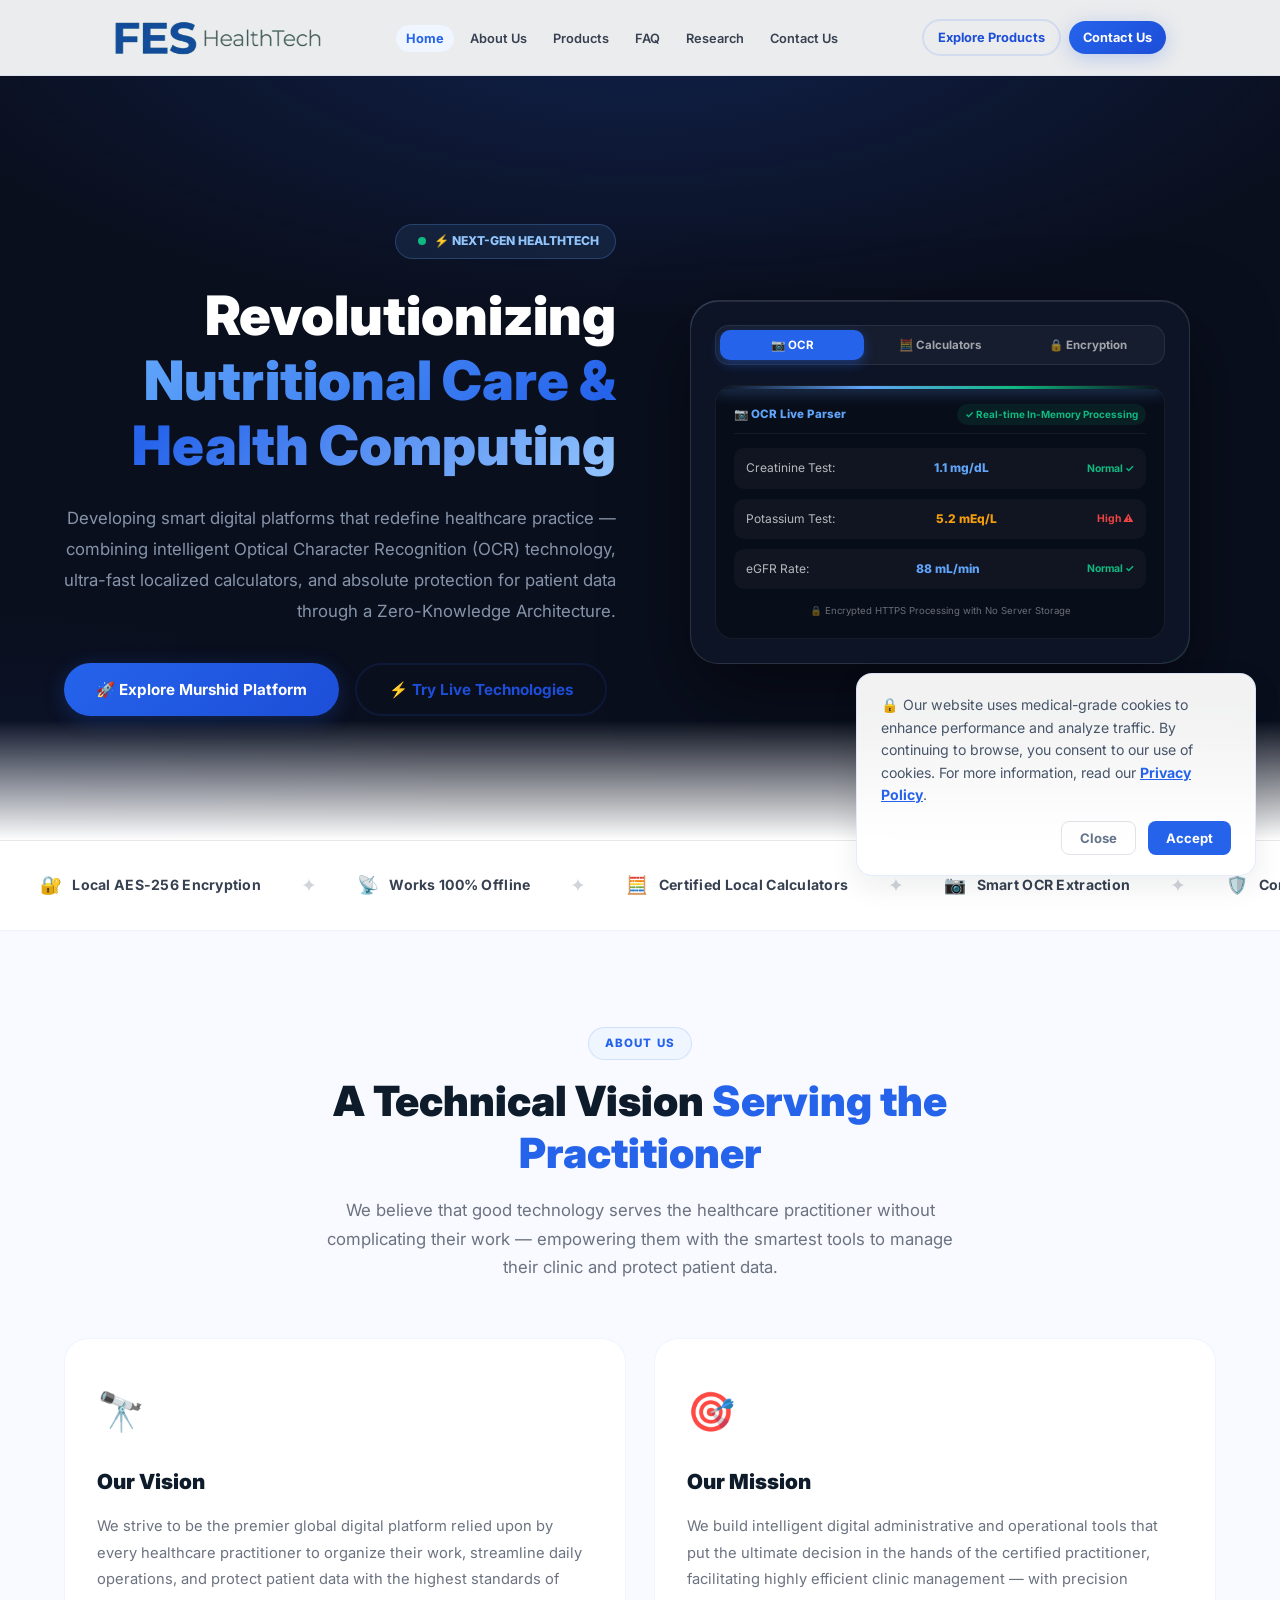
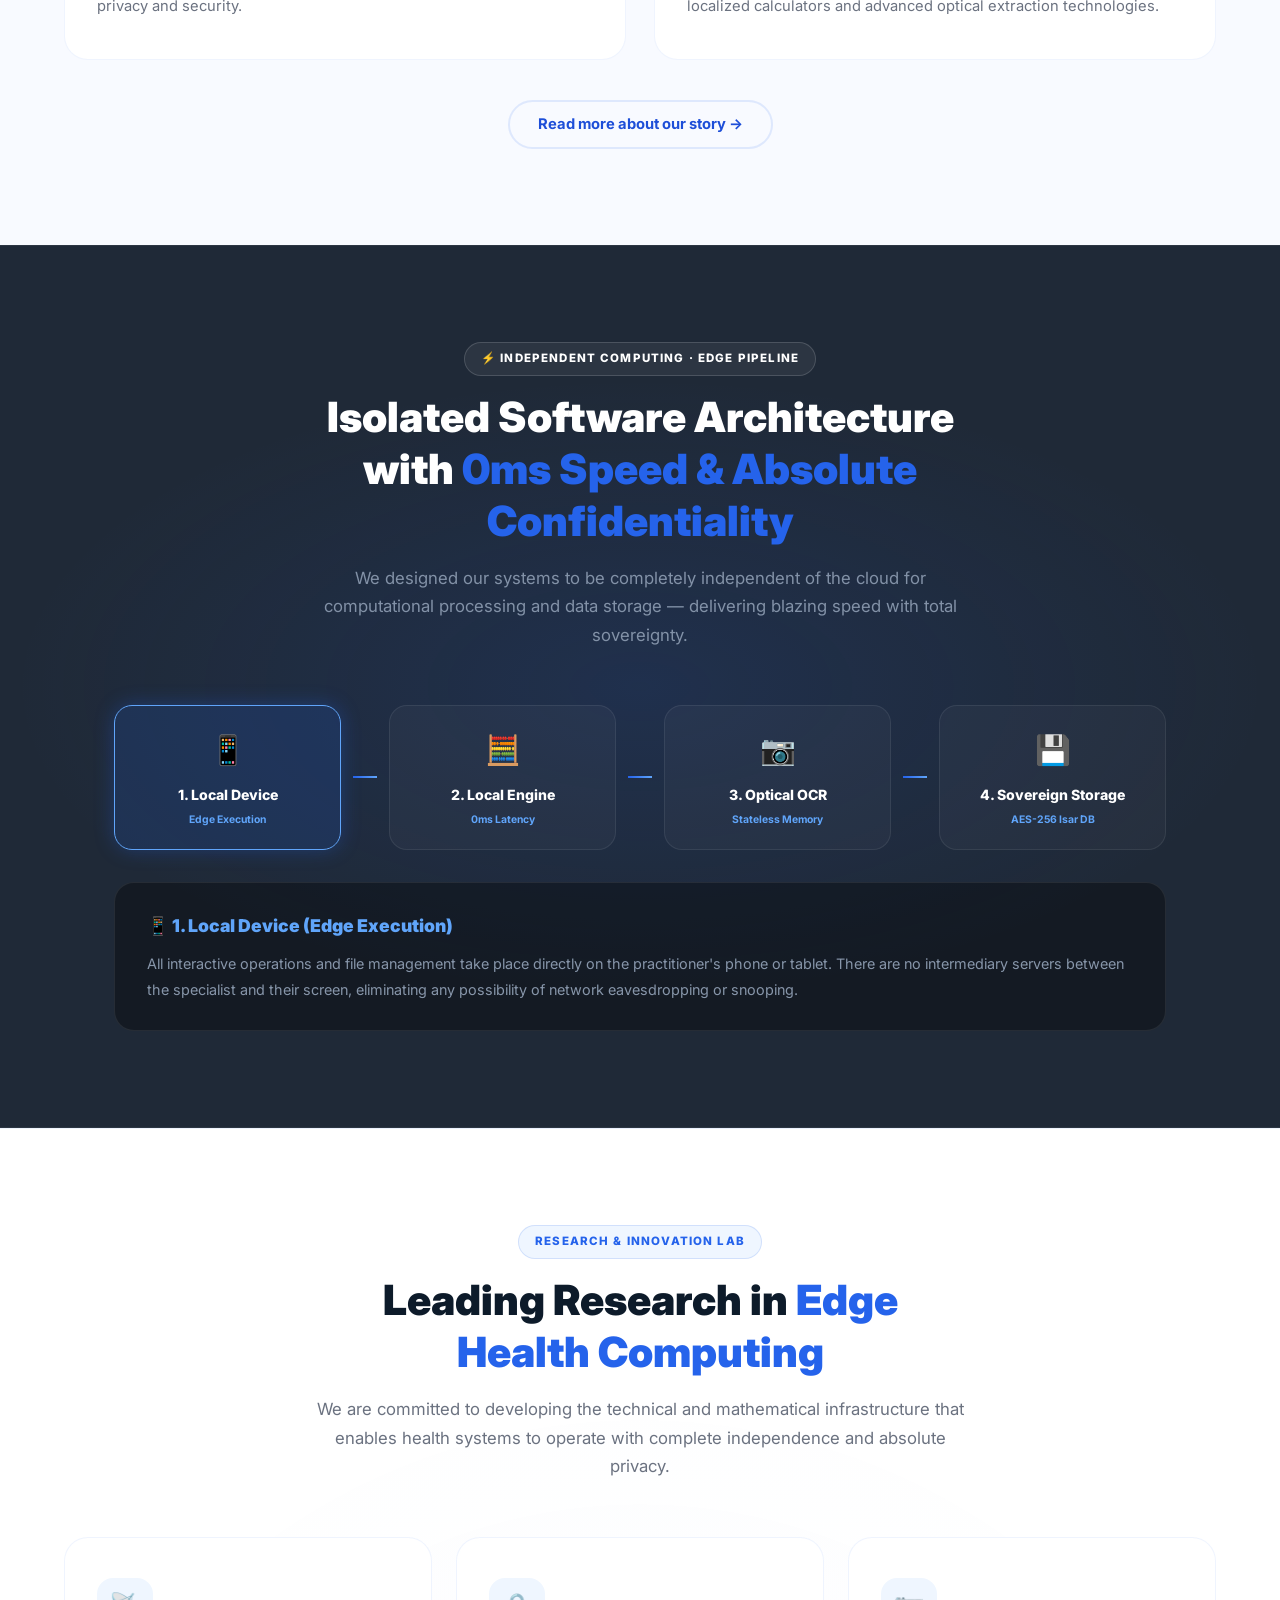
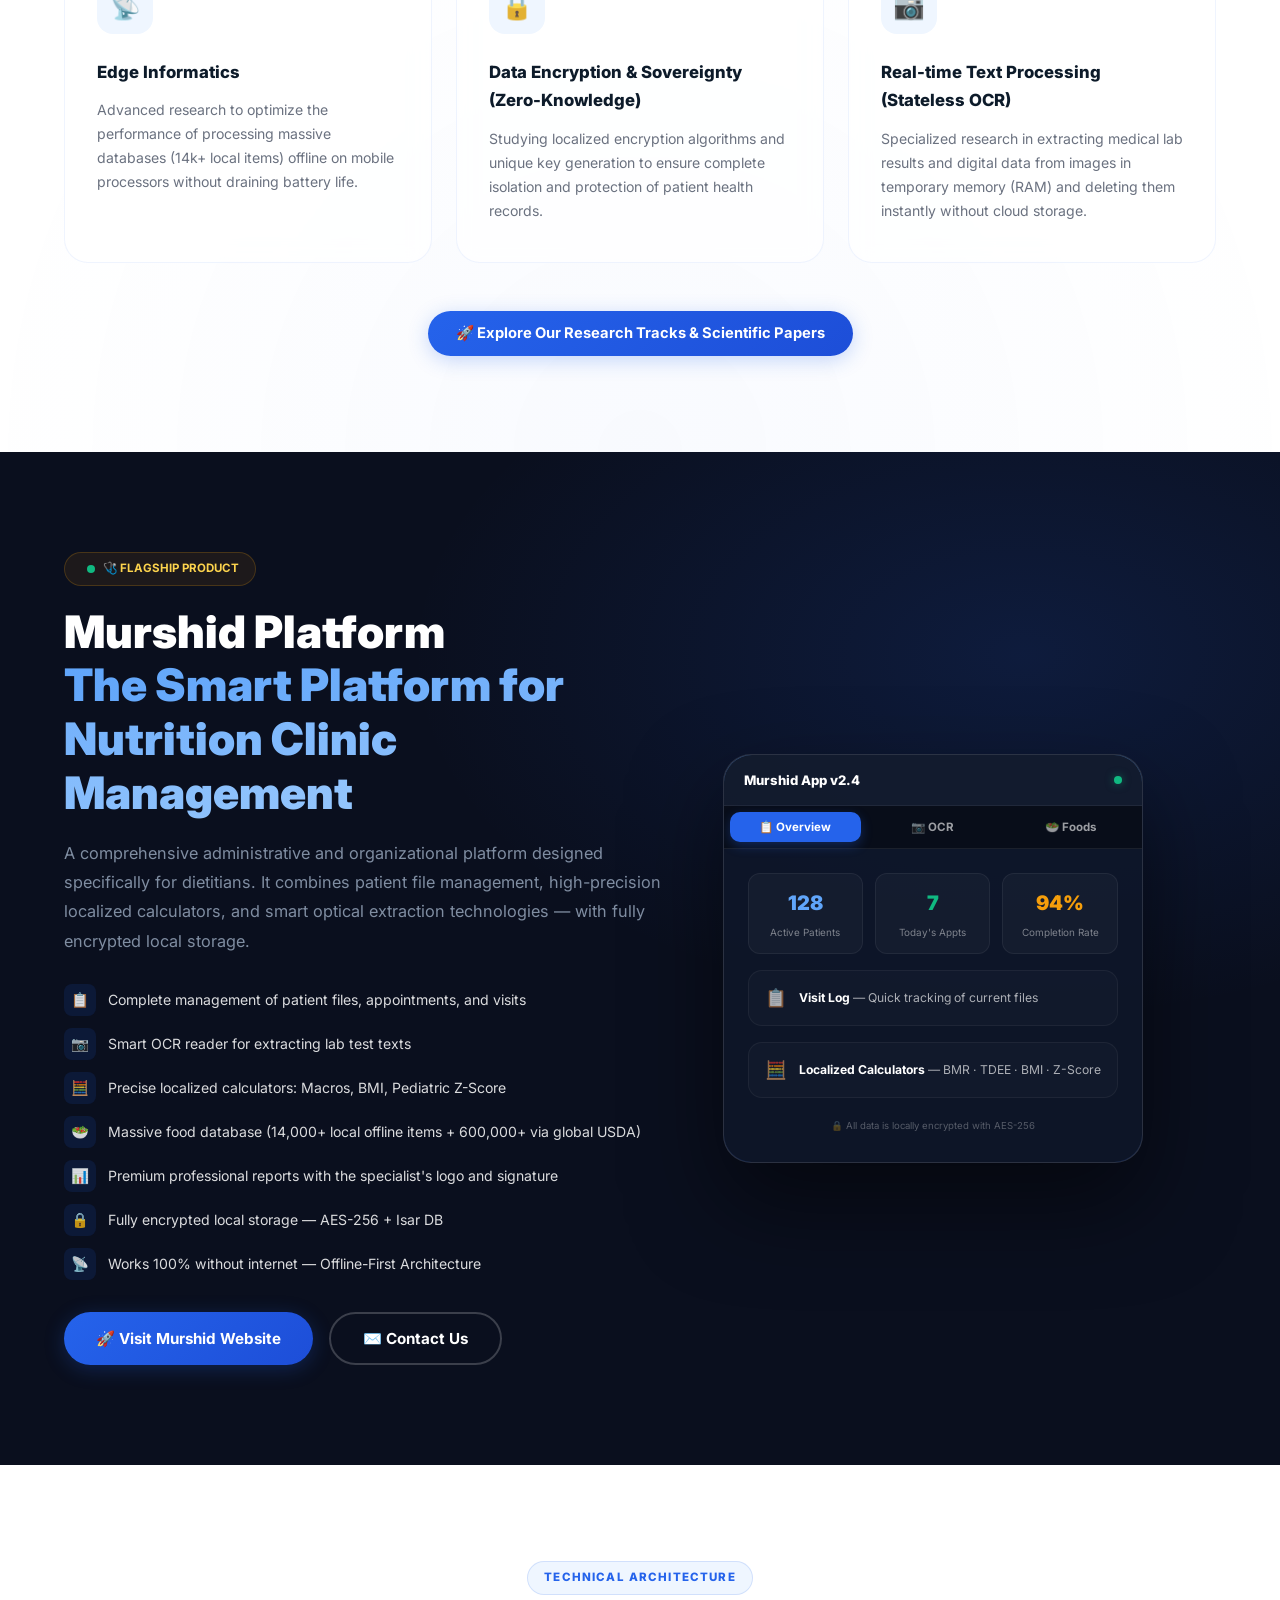
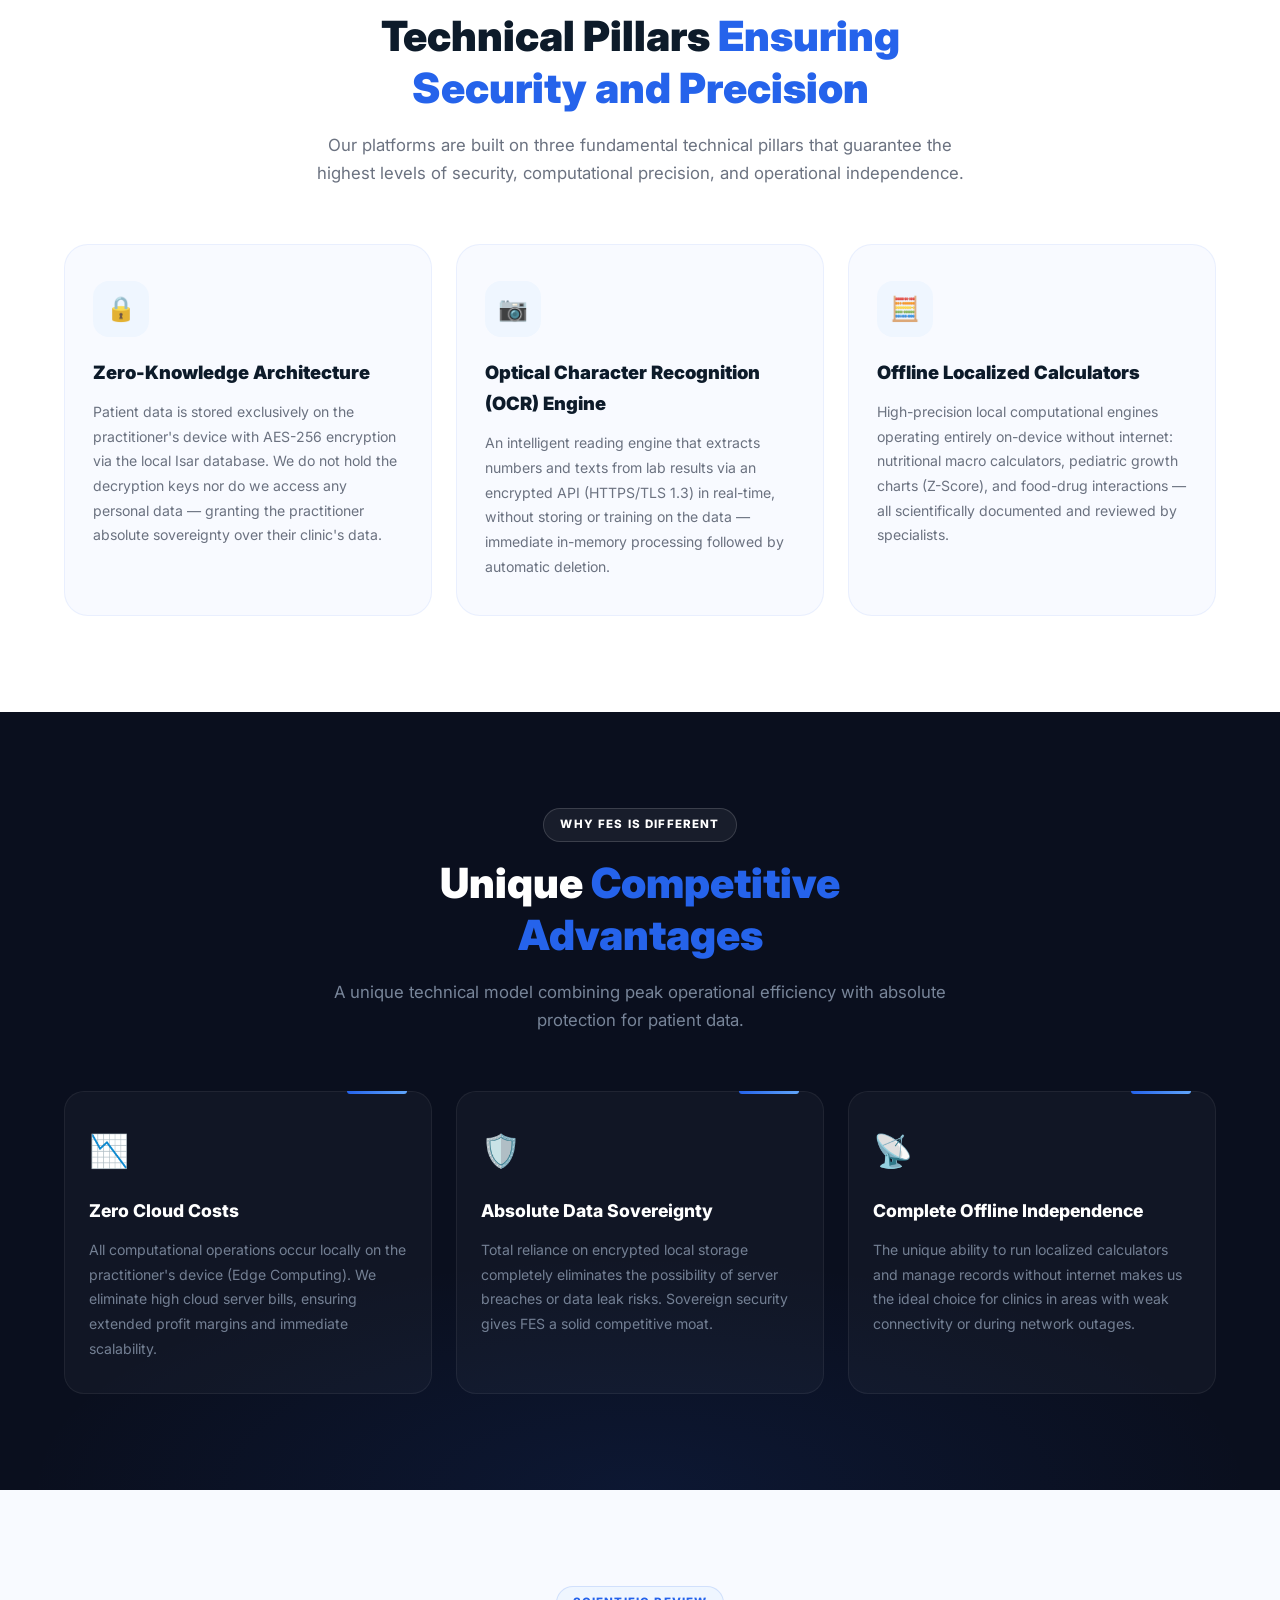
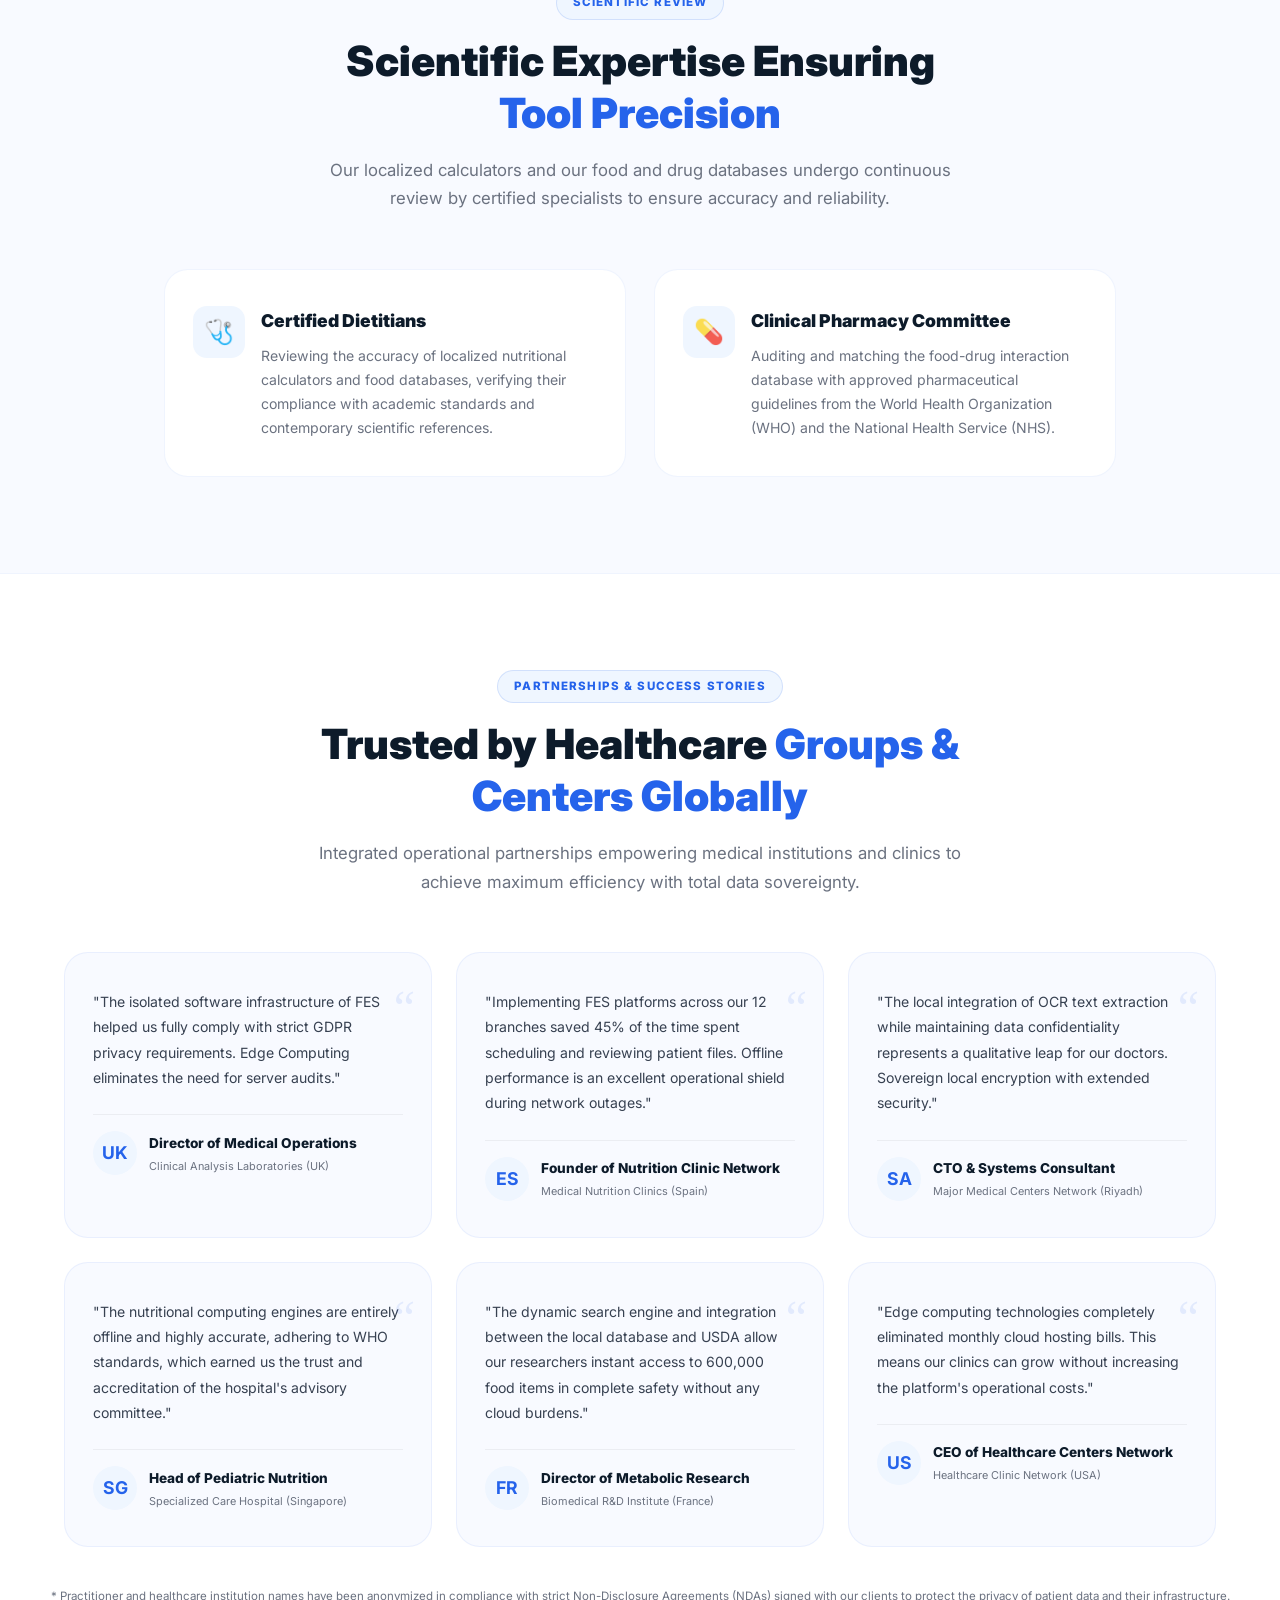
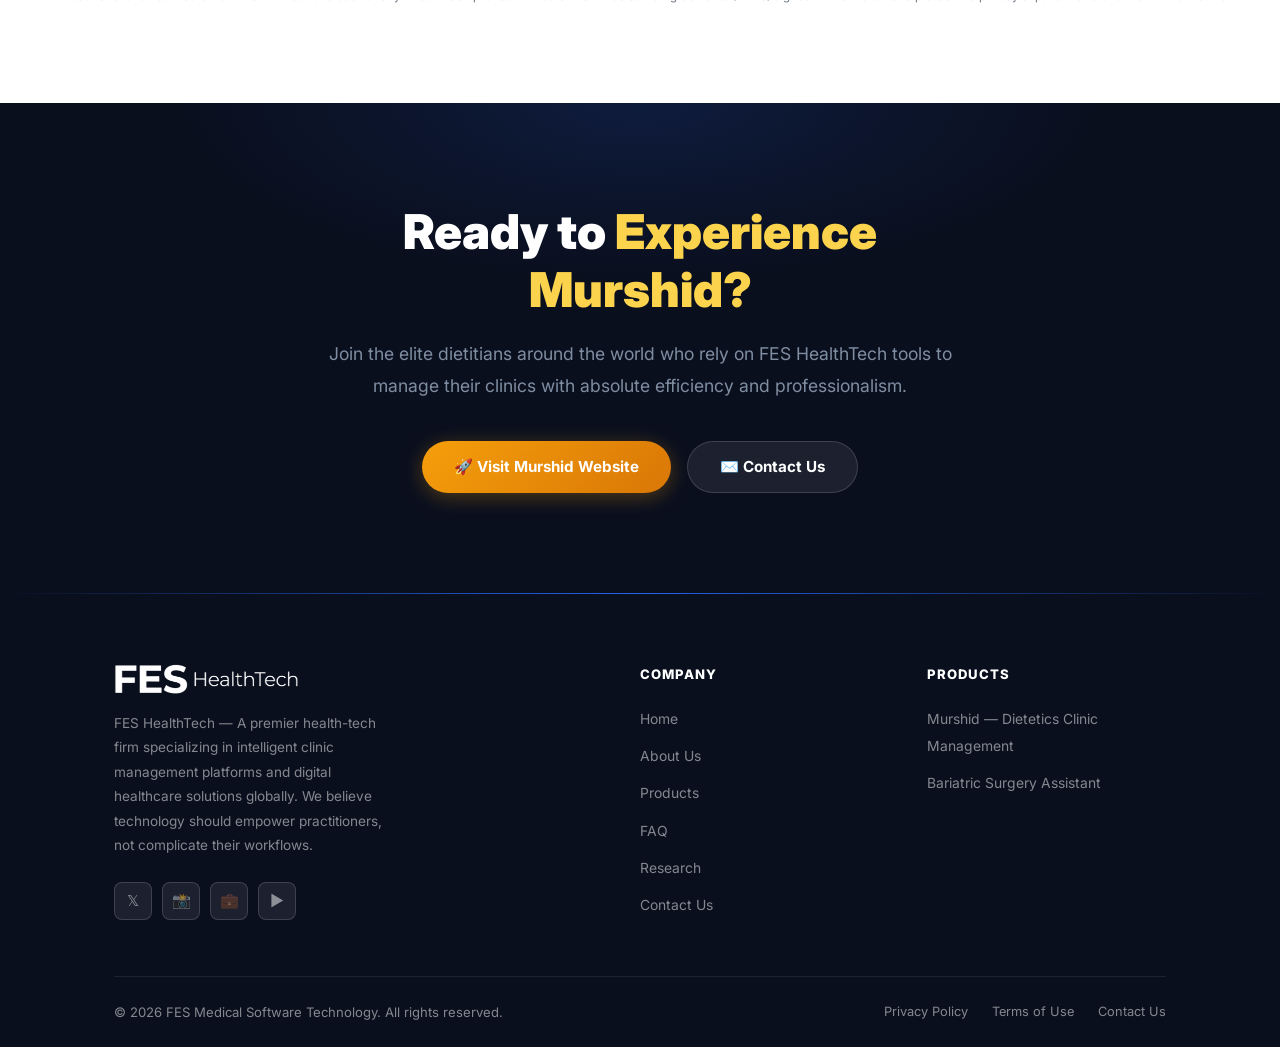
<file: index.html>
<!DOCTYPE html>
<html lang="en" dir="ltr">
<head>
  <meta charset="UTF-8" />
  <meta name="viewport" content="width=device-width, initial-scale=1.0, viewport-fit=cover" />
  <link rel="preconnect" href="https://fonts.googleapis.com" />
  <link rel="preconnect" href="https://fonts.gstatic.com" crossorigin />
  <link rel="preload" href="https://fonts.googleapis.com/css2?family=Noto+Kufi+Arabic:wght@300;400;500;600;700;800;900&family=Inter:wght@300;400;500;600;700;800;900&family=Syne:wght@700;800&display=swap" as="style" onload="this.onload=null;this.rel='stylesheet'" />
  <noscript>
    <link href="https://fonts.googleapis.com/css2?family=Noto+Kufi+Arabic:wght@300;400;500;600;700;800;900&family=Inter:wght@300;400;500;600;700;800;900&family=Syne:wght@700;800&display=swap" rel="stylesheet" />
  </noscript>
  <meta name="description" content="FES HealthTech — A leading health technology company specializing in building clinic management platforms and smart digital solutions for healthcare practitioners." />
  <meta name="keywords" content="FES HealthTech, health tech, clinic management, Murshid, dietitians, nutritional calculators, medical OCR, nutrition app" />
  <meta property="og:title" content="FES HealthTech | Building Smart Health Technologies" />
  <meta property="og:description" content="Intelligent administrative and operational platforms for healthcare practitioners — high-precision localized calculators and smart optical extraction technologies." />
  <meta property="og:type" content="website" />
  <meta property="og:url" content="https://feshealthtech.com/" />
  <meta property="og:site_name" content="FES HealthTech" />
  <meta property="og:image" content="https://feshealthtech.com/assets/og-preview.jpg?v=2" />
  <meta property="og:image:width" content="1200" />
  <meta property="og:image:height" content="630" />
  
  <meta name="twitter:card" content="summary_large_image" />
  <meta name="twitter:title" content="FES HealthTech | Building Smart Health Technologies" />
  <meta name="twitter:description" content="Intelligent administrative and operational platforms for healthcare practitioners — high-precision localized calculators and smart optical extraction technologies." />
  <meta name="twitter:image" content="https://feshealthtech.com/assets/og-preview.jpg?v=2" />
  <title>FES HealthTech | Building Smart Health Technologies</title>
  <link rel="stylesheet" href="style.css" />
  <link rel="icon" type="image/webp" href="assets/favicon.webp" />

  <script type="application/ld+json">
  {
    "@context": "https://schema.org",
    "@type": "Organization",
    "name": "FES HealthTech",
    "url": "https://feshealthtech.com",
    "logo": "https://feshealthtech.com/assets/logo.webp",
    "description": "A leading health technology company specializing in building clinic management platforms and smart digital solutions for healthcare practitioners",
    "foundingDate": "2024"
  }
  </script>

  <style>
    /* ═══════════════════════════════════════════════════
       FES HealthTech — Homepage v3.0 (Rebuilt)
       Premium health-tech administrative positioning
    ═══════════════════════════════════════════════════ */

    html, body {
      overflow-x: hidden;
      background-color: var(--navy);
      color: var(--navy-text);
    }

    /* Mouse Spotlight Glow */
    .c-tech-card, .c-moat-card, .c-vision-card, .c-adv-card, .c-pipe-node, .c-hero-demo-widget, .c-app-mockup {
      position: relative;
    }
    .c-tech-card::after, .c-moat-card::after, .c-vision-card::after, .c-adv-card::after, .c-pipe-node::after {
      content: '';
      position: absolute;
      inset: 0;
      border-radius: inherit;
      background: radial-gradient(450px circle at var(--mouse-x, 50%) var(--mouse-y, 50%), rgba(96, 165, 250, 0.14), transparent 40%);
      pointer-events: none;
      opacity: 0;
      transition: opacity 0.3s ease;
      z-index: 1;
    }
    .c-tech-card:hover::after, .c-moat-card:hover::after, .c-vision-card:hover::after, .c-adv-card:hover::after, .c-pipe-node:hover::after {
      opacity: 1;
    }

    /* ─── HERO ─── */
    .c-hero {
      background: var(--navy);
      background-image:
        radial-gradient(ellipse 100% 70% at 50% -10%, rgba(37,99,235,0.22) 0%, transparent 60%),
        radial-gradient(ellipse 60% 50% at 0% 100%, rgba(30,58,138,0.15) 0%, transparent 60%);
      padding: calc(var(--nav-height) + 72px) 0 100px;
      position: relative;
      overflow: hidden;
    }
    .c-hero::after {
      content: '';
      position: absolute;
      bottom: 0; left: 0; right: 0;
      height: 120px;
      background: linear-gradient(to bottom, transparent, var(--white));
      pointer-events: none;
    }
    .c-hero-grid {
      display: grid;
      grid-template-columns: 1fr 1fr;
      gap: 48px;
      align-items: center;
      max-width: 1200px;
      margin: 0 auto;
      padding: 0 24px;
    }
    .c-hero-text { text-align: right; max-width: 100%; }
    .c-hero-badge {
      display: inline-flex;
      align-items: center;
      gap: 8px;
      background: rgba(96,165,250,0.1);
      border: 1px solid rgba(96,165,250,0.25);
      color: #93C5FD;
      font-size: clamp(0.65rem, 2vw, 0.76rem);
      font-weight: 800;
      padding: 6px 16px;
      border-radius: 99px;
      margin-bottom: 24px;
      max-width: 100%;
      box-sizing: border-box;
    }
    .c-hero-title {
      font-size: clamp(1.8rem, 4.5vw, 3.4rem);
      font-weight: 900;
      color: #fff;
      line-height: 1.2;
      margin-bottom: 24px;
      word-break: break-word;
      overflow-wrap: break-word;
      max-width: 100%;
    }
    .c-hero-title span {
      background: linear-gradient(135deg, #60A5FA 0%, #2563EB 50%, #93C5FD 100%);
      -webkit-background-clip: text;
      -webkit-text-fill-color: transparent;
      background-clip: text;
      display: inline;
    }
    .c-hero-sub {
      font-size: clamp(0.85rem, 2.2vw, 1.05rem);
      color: rgba(148,163,184,0.9);
      line-height: 1.85;
      margin-bottom: 36px;
      max-width: 560px;
    }
    .c-hero-actions {
      display: flex;
      gap: 16px;
      margin-bottom: 24px;
    }

    /* Hero Visual — Interactive Live Demo Widget */
    .c-hero-visual {
      position: relative;
      display: flex;
      justify-content: center;
      align-items: center;
      width: 100%;
      max-width: 100%;
    }
    .c-hero-demo-widget {
      background: rgba(15, 23, 42, 0.75);
      border: 1px solid rgba(255, 255, 255, 0.12);
      border-radius: 28px;
      padding: 24px;
      backdrop-filter: blur(20px);
      -webkit-backdrop-filter: blur(20px);
      width: 100%;
      max-width: 500px;
      box-shadow: 0 32px 80px rgba(0, 0, 0, 0.5), inset 0 1px 0 rgba(255, 255, 255, 0.1);
      position: relative;
      box-sizing: border-box;
      overflow: hidden;
    }
    .c-hero-demo-widget::before {
      content: '';
      position: absolute;
      inset: -1px;
      border-radius: 29px;
      padding: 1px;
      background: linear-gradient(135deg, rgba(96,165,250,0.4), transparent 40%, transparent 60%, rgba(16,185,129,0.3));
      -webkit-mask: linear-gradient(#fff 0 0) content-box, linear-gradient(#fff 0 0);
      mask: linear-gradient(#fff 0 0) content-box, linear-gradient(#fff 0 0);
      -webkit-mask-composite: xor;
      mask-composite: exclude;
      pointer-events: none;
    }
    .c-demo-nav {
      display: flex;
      background: rgba(255, 255, 255, 0.04);
      border: 1px solid rgba(255, 255, 255, 0.08);
      border-radius: 14px;
      padding: 4px;
      gap: 4px;
      margin-bottom: 20px;
      max-width: 100%;
      box-sizing: border-box;
    }
    .c-demo-tab {
      flex: 1;
      background: transparent;
      border: none;
      color: rgba(255, 255, 255, 0.6);
      font-size: 0.72rem;
      font-weight: 700;
      padding: 8px 10px;
      border-radius: 10px;
      cursor: pointer;
      transition: all 0.25s ease;
      font-family: inherit;
      white-space: nowrap;
      text-align: center;
    }
    .c-demo-tab:hover {
      color: #fff;
      background: rgba(255, 255, 255, 0.05);
    }
    .c-demo-tab.active {
      background: var(--primary);
      color: #fff;
      box-shadow: 0 4px 12px rgba(37, 99, 235, 0.4);
    }
    .c-demo-panel {
      display: none;
      animation: fadeIn 0.35s ease;
    }
    .c-demo-panel.active {
      display: block;
    }
    @keyframes fadeIn {
      from { opacity: 0; transform: translateY(6px); }
      to { opacity: 1; transform: translateY(0); }
    }
    .c-ocr-sim-box {
      position: relative;
      background: rgba(0, 0, 0, 0.3);
      border: 1px solid rgba(255, 255, 255, 0.06);
      border-radius: 18px;
      padding: 18px;
      overflow: hidden;
    }
    .c-ocr-scan-bar {
      position: absolute;
      top: 0; left: 0; right: 0;
      height: 3px;
      background: linear-gradient(90deg, transparent, #60A5FA, #10B981, transparent);
      box-shadow: 0 0 15px #60A5FA;
      animation: ocrScan 3s ease-in-out infinite;
    }
    @keyframes ocrScan {
      0% { top: 0; opacity: 0.2; }
      50% { top: 95%; opacity: 1; }
      100% { top: 0; opacity: 0.2; }
    }
    .c-ocr-header {
      display: flex;
      justify-content: space-between;
      align-items: center;
      margin-bottom: 14px;
      padding-bottom: 8px;
      border-bottom: 1px solid rgba(255, 255, 255, 0.06);
    }
    .c-ocr-badge { font-size: 0.72rem; font-weight: 800; color: #60A5FA; }
    .c-ocr-status { font-size: 0.62rem; color: #10B981; background: rgba(16, 185, 129, 0.1); padding: 2px 8px; border-radius: 99px; font-weight: 700; }
    .c-ocr-data-grid { display: flex; flex-direction: column; gap: 10px; }
    .c-ocr-row { display: flex; align-items: center; justify-content: space-between; background: rgba(255, 255, 255, 0.03); padding: 10px 12px; border-radius: 10px; font-size: 0.75rem; }
    .c-ocr-label { color: rgba(255, 255, 255, 0.7); }
    .c-ocr-val { font-weight: 800; }
    .c-ocr-val.highlight { color: #60A5FA; }
    .c-ocr-val.warning { color: #F59E0B; }
    .c-ocr-tag { font-size: 0.65rem; font-weight: 700; }
    .c-ocr-tag.ok { color: #10B981; }
    .c-ocr-tag.alert { color: #EF4444; }
    .c-ocr-footer { margin-top: 14px; font-size: 0.6rem; color: rgba(255, 255, 255, 0.4); text-align: center; }

    .c-calc-sim-box { background: rgba(0, 0, 0, 0.3); border: 1px solid rgba(255, 255, 255, 0.06); border-radius: 18px; padding: 18px; }
    .c-calc-header { display: flex; justify-content: space-between; align-items: center; margin-bottom: 14px; }
    .c-calc-badge { font-size: 0.72rem; font-weight: 800; color: #FCD34D; }
    .c-calc-status { font-size: 0.62rem; color: #60A5FA; font-weight: 700; }
    .c-calc-metrics { display: grid; grid-template-columns: repeat(3, 1fr); gap: 8px; margin-bottom: 16px; }
    .c-metric-card { background: rgba(255, 255, 255, 0.03); border: 1px solid rgba(255, 255, 255, 0.06); border-radius: 12px; padding: 10px 6px; text-align: center; }
    .c-metric-num { font-size: 1.15rem; font-weight: 900; color: #60A5FA; display: block; }
    .c-metric-lbl { font-size: 0.58rem; color: rgba(255, 255, 255, 0.45); margin-top: 2px; display: block; }
    .c-calc-sliders { background: rgba(255, 255, 255, 0.02); padding: 10px; border-radius: 10px; }
    .c-slider-lbl { font-size: 0.72rem; color: rgba(255, 255, 255, 0.8); margin-bottom: 6px; display: flex; justify-content: space-between; }
    .c-range-slider { width: 100%; accent-color: var(--primary); cursor: pointer; }

    .c-enc-sim-box { background: rgba(0, 0, 0, 0.3); border: 1px solid rgba(255, 255, 255, 0.06); border-radius: 18px; padding: 18px; }
    .c-enc-header { display: flex; justify-content: space-between; align-items: center; margin-bottom: 14px; }
    .c-enc-badge { font-size: 0.72rem; font-weight: 800; color: #10B981; }
    .c-enc-status { font-size: 0.62rem; color: #93C5FD; font-weight: 700; }
    .c-enc-pipeline { display: flex; flex-direction: column; gap: 10px; font-size: 0.7rem; }
    .c-enc-step { background: rgba(255, 255, 255, 0.03); padding: 10px; border-radius: 10px; }
    .c-enc-step-lbl { display: block; color: rgba(255, 255, 255, 0.5); font-size: 0.6rem; margin-bottom: 4px; }
    .c-enc-step code { color: #60A5FA; font-family: monospace; word-break: break-all; }
    .c-enc-step.encrypted code { color: #10B981; }
    .c-enc-arrow { text-align: center; color: #F59E0B; font-size: 0.65rem; font-weight: 700; }
    .c-enc-footer { text-align: center; font-size: 0.65rem; color: #10B981; font-weight: 700; margin-top: 12px; }
    .c-hero-card-header {
      display: flex;
      align-items: center;
      gap: 12px;
      margin-bottom: 32px;
      padding-bottom: 20px;
      border-bottom: 1px solid rgba(255,255,255,0.06);
    }
    .c-hero-card-logo {
      width: 40px; height: 40px;
      background: linear-gradient(135deg, #2563EB, #60A5FA);
      border-radius: 12px;
      display: flex; align-items: center; justify-content: center;
      font-size: 1.2rem; font-weight: 900; color: #fff;
    }
    .c-hero-card-brand {
      font-size: 0.9rem;
      font-weight: 800;
      color: #fff;
      letter-spacing: 0.02em;
    }
    .c-hero-card-brand small {
      display: block;
      font-size: 0.65rem;
      font-weight: 500;
      color: rgba(148,163,184,0.6);
      margin-top: 2px;
    }
    .c-pillar-list {
      display: flex;
      flex-direction: column;
      gap: 16px;
    }
    .c-pillar-item {
      display: flex;
      gap: 14px;
      align-items: center;
      padding: 14px 16px;
      background: rgba(255,255,255,0.03);
      border: 1px solid rgba(255,255,255,0.06);
      border-radius: 16px;
      transition: var(--transition);
    }
    .c-pillar-item:hover {
      background: rgba(37,99,235,0.08);
      border-color: rgba(96,165,250,0.2);
      transform: translateX(-4px);
    }
    .c-pillar-icon {
      width: 44px; height: 44px;
      border-radius: 12px;
      display: flex; align-items: center; justify-content: center;
      font-size: 1.3rem;
      flex-shrink: 0;
    }
    .c-pillar-icon.blue { background: rgba(37,99,235,0.12); }
    .c-pillar-icon.green { background: rgba(16,185,129,0.12); }
    .c-pillar-icon.amber { background: rgba(245,158,11,0.12); }
    .c-pillar-text h4 {
      font-size: 0.88rem;
      font-weight: 800;
      color: #fff;
      margin-bottom: 2px;
    }
    .c-pillar-text p {
      font-size: 0.72rem;
      color: rgba(148,163,184,0.65);
      line-height: 1.4;
    }

    /* ─── TRUST STRIP ─── */
    .c-trust {
      background: var(--white);
      padding: 28px 0;
      border-bottom: 1px solid var(--border-light);
    }

    /* ─── SECTION HEADER (shared) ─── */
    .c-sec-header {
      max-width: 700px;
      margin: 0 auto 56px;
      text-align: center;
      padding: 0 24px;
    }
    .c-sec-eyebrow {
      display: inline-block;
      font-size: 0.72rem;
      font-weight: 800;
      letter-spacing: 0.1em;
      text-transform: uppercase;
      color: var(--primary);
      background: var(--primary-pale);
      border: 1px solid rgba(37,99,235,0.15);
      padding: 6px 16px;
      border-radius: 99px;
      margin-bottom: 16px;
    }
    .c-sec-title {
      font-size: clamp(1.8rem, 4vw, 2.6rem);
      font-weight: 900;
      color: var(--text-dark);
      line-height: 1.25;
      margin-bottom: 16px;
    }
    .c-sec-title span { color: var(--primary); }
    .c-sec-desc {
      font-size: clamp(0.9rem, 2vw, 1.05rem);
      color: var(--text-muted);
      line-height: 1.7;
    }

    /* ─── PIPELINE INFRASTRUCTURE (Enhancement #2) ─── */
    .c-pipeline-section {
      background: var(--navy-mid);
      background-image: radial-gradient(ellipse 70% 50% at 50% 50%, rgba(37,99,235,0.12) 0%, transparent 70%);
      padding: 96px 0;
      color: #fff;
      border-top: 1px solid rgba(255,255,255,0.06);
      border-bottom: 1px solid rgba(255,255,255,0.06);
    }
    .c-pipeline-container {
      max-width: 1100px;
      margin: 0 auto;
      padding: 0 24px;
    }
    .c-pipe-nodes {
      display: flex;
      align-items: center;
      justify-content: space-between;
      gap: 12px;
      margin-bottom: 32px;
      flex-wrap: wrap;
    }
    .c-pipe-node {
      flex: 1;
      min-width: 180px;
      background: rgba(255,255,255,0.03);
      border: 1px solid rgba(255,255,255,0.08);
      border-radius: 18px;
      padding: 20px 16px;
      text-align: center;
      cursor: pointer;
      transition: all 0.3s ease;
      position: relative;
    }
    .c-pipe-node:hover {
      border-color: rgba(96,165,250,0.4);
      background: rgba(255,255,255,0.06);
      transform: translateY(-4px);
    }
    .c-pipe-node.active {
      background: rgba(37,99,235,0.15);
      border-color: #60A5FA;
      box-shadow: 0 0 20px rgba(37,99,235,0.3);
    }
    .c-node-icon {
      font-size: 1.8rem;
      display: block;
      margin-bottom: 8px;
    }
    .c-node-title {
      font-size: 0.88rem;
      font-weight: 800;
      color: #fff;
      display: block;
      margin-bottom: 4px;
    }
    .c-node-sub {
      font-size: 0.65rem;
      color: #60A5FA;
      font-weight: 700;
      display: block;
    }
    .c-pipe-connector {
      width: 24px;
      height: 2px;
      background: linear-gradient(90deg, #2563EB, #60A5FA);
      flex-shrink: 0;
    }
    @media (max-width: 992px) {
      .c-pipe-connector { display: none; }
    }
    .c-pipe-inspector {
      background: rgba(0,0,0,0.35);
      border: 1px solid rgba(255,255,255,0.08);
      border-radius: 20px;
      padding: 28px 32px;
      min-height: 120px;
    }
    .c-inspector-content {
      display: none;
      animation: fadeIn 0.3s ease;
    }
    .c-inspector-content.active {
      display: block;
    }
    .c-inspector-content h3 {
      font-size: 1.1rem;
      font-weight: 900;
      color: #60A5FA;
      margin-bottom: 10px;
    }
    .c-inspector-content p {
      font-size: 0.9rem;
      color: rgba(148,163,184,0.9);
      line-height: 1.8;
    }

    /* ─── VISION & MISSION ─── */
    .c-vision {
      background: var(--bg-page);
      padding: 96px 0;
    }
    .c-vision-grid {
      display: grid;
      grid-template-columns: 1fr 1fr;
      gap: 28px;
      max-width: 1200px;
      margin: 0 auto;
      padding: 0 24px;
    }
    .c-vision-card {
      background: var(--white);
      border: 1px solid var(--border-light);
      border-radius: 24px;
      padding: 40px 32px;
      transition: var(--transition-spring);
      position: relative;
      overflow: hidden;
    }
    .c-vision-card:hover {
      transform: translateY(-6px);
      box-shadow: var(--shadow-lg);
      border-color: var(--primary);
    }
    .c-vision-card::after {
      content: '';
      position: absolute;
      top: 0; right: 0;
      width: 120px; height: 120px;
      background: radial-gradient(circle, rgba(37,99,235,0.06) 0%, transparent 70%);
      pointer-events: none;
    }
    .c-vision-icon {
      font-size: 2.4rem;
      margin-bottom: 20px;
      display: inline-block;
    }
    .c-vision-title {
      font-size: 1.3rem;
      font-weight: 900;
      color: var(--text-dark);
      margin-bottom: 14px;
    }
    .c-vision-text {
      font-size: 0.92rem;
      color: var(--text-muted);
      line-height: 1.8;
    }

    /* ─── FLAGSHIP PRODUCT (Murshid) ─── */
    .c-flagship {
      background: var(--navy);
      background-image:
        radial-gradient(ellipse 80% 60% at 80% 20%, rgba(37,99,235,0.15) 0%, transparent 60%);
      padding: 100px 0;
      color: #fff;
      overflow: hidden;
    }
    .c-flagship-grid {
      display: grid;
      grid-template-columns: 1.1fr 0.9fr;
      gap: 56px;
      align-items: center;
      max-width: 1200px;
      margin: 0 auto;
      padding: 0 24px;
    }
    .c-flagship-badge {
      display: inline-flex;
      align-items: center;
      gap: 8px;
      background: rgba(245,158,11,0.08);
      border: 1px solid rgba(245,158,11,0.2);
      color: #FCD34D;
      font-size: 0.72rem;
      font-weight: 700;
      padding: 6px 16px;
      border-radius: 99px;
      margin-bottom: 20px;
    }
    .c-flagship-title {
      font-size: clamp(1.8rem, 4vw, 2.8rem);
      font-weight: 900;
      color: #fff;
      line-height: 1.2;
      margin-bottom: 18px;
    }
    .c-flagship-title span {
      background: linear-gradient(135deg, #60A5FA 0%, #93C5FD 100%);
      -webkit-background-clip: text;
      -webkit-text-fill-color: transparent;
      background-clip: text;
    }
    .c-flagship-desc {
      font-size: clamp(0.9rem, 2vw, 1.02rem);
      color: rgba(148,163,184,0.85);
      line-height: 1.8;
      margin-bottom: 28px;
    }
    .c-feature-list {
      display: flex;
      flex-direction: column;
      gap: 12px;
      margin-bottom: 32px;
    }
    .c-feature-item {
      display: flex;
      gap: 12px;
      align-items: center;
      font-size: 0.88rem;
      color: rgba(255,255,255,0.85);
    }
    .c-feature-item .fi-icon {
      width: 32px; height: 32px;
      background: rgba(37,99,235,0.12);
      border-radius: 8px;
      display: flex; align-items: center; justify-content: center;
      font-size: 0.9rem;
      flex-shrink: 0;
    }
    .c-flagship-actions {
      display: flex;
      gap: 16px;
    }

    /* Flagship Visual — App Mockup with Interactive Tabs */
    .c-app-mockup {
      background: rgba(15, 23, 42, 0.85);
      border: 1px solid rgba(255,255,255,0.12);
      border-radius: 28px;
      padding: 0;
      width: 100%;
      max-width: 420px;
      overflow: hidden;
      box-shadow: 0 40px 90px rgba(0,0,0,0.5);
      position: relative;
    }
    .c-app-mockup::before {
      content: '';
      position: absolute;
      inset: -1px;
      border-radius: 29px;
      padding: 1px;
      background: linear-gradient(180deg, rgba(96,165,250,0.4), transparent 50%, transparent 80%, rgba(37,99,235,0.2));
      -webkit-mask: linear-gradient(#fff 0 0) content-box, linear-gradient(#fff 0 0);
      mask: linear-gradient(#fff 0 0) content-box, linear-gradient(#fff 0 0);
      -webkit-mask-composite: xor;
      mask-composite: exclude;
      pointer-events: none;
    }
    .c-mockup-bar {
      display: flex;
      justify-content: space-between;
      align-items: center;
      padding: 14px 20px;
      border-bottom: 1px solid rgba(255,255,255,0.06);
      background: rgba(255,255,255,0.02);
    }
    .c-mockup-bar-title {
      font-size: 0.82rem;
      font-weight: 800;
      color: #fff;
    }
    .c-mockup-bar-dot {
      width: 8px; height: 8px;
      background: #10B981;
      border-radius: 50%;
      box-shadow: 0 0 8px rgba(16,185,129,0.5);
    }
    .c-mockup-tab-nav {
      display: flex;
      background: rgba(0, 0, 0, 0.4);
      padding: 6px;
      gap: 6px;
      border-bottom: 1px solid rgba(255, 255, 255, 0.08);
      box-sizing: border-box;
      width: 100%;
    }
    .c-mockup-tab {
      flex: 1;
      background: transparent;
      border: none;
      color: rgba(255, 255, 255, 0.6);
      font-size: 0.72rem;
      font-weight: 700;
      padding: 8px 6px;
      border-radius: 10px;
      cursor: pointer;
      transition: all 0.25s ease;
      font-family: inherit;
      text-align: center;
      white-space: nowrap;
    }
    .c-mockup-tab:hover {
      color: #fff;
      background: rgba(255, 255, 255, 0.04);
    }
    .c-mockup-tab.active {
      background: var(--primary);
      color: #fff;
      box-shadow: 0 4px 12px rgba(37, 99, 235, 0.3);
    }
    .c-mockup-panel {
      display: none;
      padding: 24px;
      animation: fadeIn 0.3s ease;
      box-sizing: border-box;
      width: 100%;
    }
    .c-mockup-panel.active {
      display: flex;
      flex-direction: column;
      gap: 16px;
    }
    .c-mockup-stats {
      display: grid;
      grid-template-columns: repeat(3, 1fr);
      gap: 12px;
      width: 100%;
    }
    .c-mockup-stat {
      background: rgba(255,255,255,0.03);
      border: 1px solid rgba(255,255,255,0.06);
      border-radius: 12px;
      padding: 12px 10px;
      text-align: center;
      box-sizing: border-box;
    }
    .c-mockup-stat-num {
      font-size: 1.25rem;
      font-weight: 900;
      color: #60A5FA;
      display: block;
    }
    .c-mockup-stat-label {
      font-size: 0.62rem;
      color: rgba(255,255,255,0.45);
      margin-top: 4px;
      display: block;
    }
    .c-mockup-row {
      display: flex;
      gap: 12px;
      align-items: center;
      padding: 12px 16px;
      background: rgba(255,255,255,0.02);
      border: 1px solid rgba(255,255,255,0.05);
      border-radius: 14px;
      font-size: 0.76rem;
      color: rgba(255,255,255,0.65);
      box-sizing: border-box;
      width: 100%;
    }
    .c-mockup-row-icon {
      font-size: 1.1rem;
      flex-shrink: 0;
    }
    .c-mockup-row strong {
      color: #fff;
      font-weight: 700;
    }

    /* ─── PLATFORM CORE ─── */
    .c-platform {
      background: var(--white);
      padding: 96px 0;
    }
    .c-platform-grid {
      display: grid;
      grid-template-columns: repeat(3, 1fr);
      gap: 24px;
      max-width: 1200px;
      margin: 0 auto;
      padding: 0 24px;
    }
    .c-tech-card {
      background: var(--bg-page);
      border: 1px solid var(--border-light);
      border-radius: 24px;
      padding: 36px 28px;
      transition: var(--transition-spring);
      position: relative;
      overflow: hidden;
    }
    .c-tech-card:hover {
      transform: translateY(-8px);
      border-color: var(--primary);
      box-shadow: var(--shadow-lg);
    }
    .c-tech-icon {
      width: 56px; height: 56px;
      background: var(--primary-pale);
      border-radius: 16px;
      display: flex; align-items: center; justify-content: center;
      font-size: 1.5rem;
      margin-bottom: 20px;
    }
    .c-tech-title {
      font-size: 1.15rem;
      font-weight: 900;
      color: var(--text-dark);
      margin-bottom: 12px;
    }
    .c-tech-desc {
      font-size: 0.88rem;
      color: var(--text-muted);
      line-height: 1.75;
    }

    /* ─── SECURITY / MOAT ─── */
    .c-moat {
      background: var(--navy);
      background-image: radial-gradient(ellipse 80% 50% at 50% 100%, rgba(37,99,235,0.1) 0%, transparent 60%);
      padding: 96px 0;
      color: #fff;
    }
    .c-moat .c-sec-title { color: #fff; }
    .c-moat .c-sec-desc { color: rgba(148,163,184,0.8); }
    .c-moat .c-sec-eyebrow {
      background: rgba(255,255,255,0.06);
      border-color: rgba(255,255,255,0.15);
      color: #fff;
    }
    .c-moat-grid {
      display: grid;
      grid-template-columns: repeat(3, 1fr);
      gap: 24px;
      max-width: 1200px;
      margin: 0 auto;
      padding: 0 24px;
    }
    .c-moat-card {
      background: rgba(255,255,255,0.03);
      border: 1px solid rgba(255,255,255,0.06);
      border-radius: 20px;
      padding: 32px 24px;
      transition: var(--transition);
      position: relative;
    }
    .c-moat-card:hover {
      border-color: rgba(96,165,250,0.3);
      background: rgba(255,255,255,0.05);
      transform: translateY(-4px);
    }
    .c-moat-card::before {
      content: '';
      position: absolute;
      top: -1px; right: 24px;
      width: 60px; height: 3px;
      background: linear-gradient(90deg, #2563EB, #60A5FA);
      border-radius: 0 0 4px 4px;
    }
    .c-moat-icon {
      font-size: 2rem;
      margin-bottom: 18px;
      display: inline-block;
    }
    .c-moat-title {
      font-size: 1.1rem;
      font-weight: 800;
      color: #fff;
      margin-bottom: 12px;
    }
    .c-moat-desc {
      font-size: 0.88rem;
      color: rgba(148,163,184,0.75);
      line-height: 1.75;
    }

    /* ─── ADVISORY / SCIENTIFIC REVIEW ─── */
    .c-advisory-section {
      background: var(--bg-page);
      padding: 96px 0;
    }
    .c-advisory-grid {
      display: grid;
      grid-template-columns: 1fr 1fr;
      gap: 28px;
      max-width: 1000px;
      margin: 0 auto;
      padding: 0 24px;
    }
    .c-adv-card {
      background: var(--white);
      border: 1px solid var(--border-light);
      border-radius: 24px;
      padding: 36px 28px;
      display: flex;
      gap: 16px;
      align-items: flex-start;
      transition: var(--transition-spring);
    }
    .c-adv-card:hover {
      transform: translateY(-6px);
      box-shadow: var(--shadow-md);
      border-color: var(--primary);
    }
    .c-adv-icon {
      width: 52px; height: 52px;
      background: var(--primary-pale);
      border-radius: 14px;
      display: flex; align-items: center; justify-content: center;
      font-size: 1.5rem;
      flex-shrink: 0;
    }
    .c-adv-body h3 {
      font-size: 1.1rem;
      font-weight: 900;
      color: var(--text-dark);
      margin-bottom: 8px;
    }
    .c-adv-body p {
      font-size: 0.88rem;
      color: var(--text-muted);
      line-height: 1.7;
    }

    /* ─── RESEARCH / R&D ─── */
    .c-research-sec {
      background: var(--white);
      background-image: radial-gradient(circle at 50% 100%, rgba(37,99,235,0.03) 0%, transparent 60%);
      padding: 96px 0;
      border-top: 1px solid var(--border-light);
      position: relative;
    }
    .c-research-grid {
      display: grid;
      grid-template-columns: repeat(3, 1fr);
      gap: 24px;
      max-width: 1200px;
      margin: 0 auto;
      padding: 0 24px;
    }
    .c-research-card {
      background: rgba(255, 255, 255, 0.7);
      backdrop-filter: blur(10px);
      -webkit-backdrop-filter: blur(10px);
      border: 1px solid var(--border-light);
      border-radius: 24px;
      padding: 40px 32px;
      transition: var(--transition-spring);
      position: relative;
      overflow: hidden;
    }
    .c-research-card::before {
      content: '';
      position: absolute;
      top: 0; left: 0; right: 0; height: 4px;
      background: linear-gradient(90deg, var(--primary), var(--accent));
      opacity: 0;
      transition: opacity 0.3s ease;
    }
    .c-research-card:hover {
      transform: translateY(-8px) scale(1.02);
      border-color: transparent;
      box-shadow: 0 20px 40px rgba(15, 23, 42, 0.05);
      background: var(--white);
    }
    .c-research-card:hover::before {
      opacity: 1;
    }
    .c-res-icon-wrap {
      width: 56px; height: 56px;
      background: var(--primary-pale);
      border-radius: 16px;
      display: flex; align-items: center; justify-content: center;
      font-size: 1.6rem;
      margin-bottom: 24px;
      transition: var(--transition);
    }
    .c-research-card:hover .c-res-icon-wrap {
      background: var(--primary);
      color: #fff;
      transform: rotate(6deg) scale(1.1);
    }
    .c-res-title {
      font-size: 1.05rem;
      font-weight: 800;
      color: var(--text-dark);
      margin-bottom: 12px;
    }
    .c-res-desc {
      font-size: 0.88rem;
      color: var(--text-muted);
      line-height: 1.7;
    }
    .c-research-cta {
      text-align: center;
      margin-top: 48px;
    }

    /* ─── TESTIMONIALS (B2B Social Proof) ─── */
    .c-testimonials {
      background: var(--white);
      padding: 96px 0;
      border-top: 1px solid var(--border-light);
    }
    .c-testimonials-grid {
      display: grid;
      grid-template-columns: repeat(3, 1fr);
      gap: 24px;
      max-width: 1200px;
      margin: 0 auto;
      padding: 0 24px;
    }
    .c-testimonial-card {
      background: var(--bg-page);
      border: 1px solid var(--border-light);
      border-radius: 24px;
      padding: 36px 28px;
      transition: var(--transition-spring);
      position: relative;
      overflow: hidden;
    }
    .c-testimonial-card::before {
      content: '';
      position: absolute;
      top: 0; left: 0; right: 0; height: 4px;
      background: linear-gradient(90deg, var(--primary), var(--accent));
      opacity: 0;
      transition: opacity 0.3s ease;
    }
    .c-testimonial-card:hover {
      transform: translateY(-8px) scale(1.02);
      border-color: transparent;
      box-shadow: 0 20px 40px rgba(15, 23, 42, 0.06);
      background: var(--white);
    }
    .c-testimonial-card:hover::before {
      opacity: 1;
    }
    .c-testi-quote {
      font-size: 0.88rem;
      color: var(--text-body);
      line-height: 1.8;
      margin-bottom: 24px;
      position: relative;
    }
    .c-testi-quote::before {
      content: '“';
      font-size: 3rem;
      color: rgba(37, 99, 235, 0.1);
      position: absolute;
      top: -24px; right: -12px;
      font-family: serif;
    }
    .c-testi-author {
      display: flex;
      align-items: center;
      gap: 12px;
      border-top: 1px solid rgba(0,0,0,0.05);
      padding-top: 16px;
    }
    .c-testi-avatar {
      width: 44px; height: 44px;
      background: var(--primary-pale);
      border-radius: 50%;
      display: flex; align-items: center; justify-content: center;
      font-size: 1.1rem;
      color: var(--primary);
      font-weight: 700;
    }
    .c-testi-meta h3 {
      font-size: 0.85rem;
      font-weight: 800;
      color: var(--text-dark);
      margin-bottom: 2px;
    }
    .c-testi-meta span {
      font-size: 0.68rem;
      color: var(--text-muted);
      display: block;
    }



    /* ─── CTA ─── */
    .c-cta {
      background: var(--navy);
      background-image: radial-gradient(ellipse 60% 60% at 50% 0%, rgba(37,99,235,0.15) 0%, transparent 60%);
      padding: 100px 0;
    }
    .c-cta-inner {
      max-width: 700px;
      margin: 0 auto;
      text-align: center;
      padding: 0 24px;
    }
    .c-cta-title {
      font-size: clamp(2rem, 5vw, 3rem);
      font-weight: 900;
      color: #fff;
      line-height: 1.2;
      margin-bottom: 20px;
    }
    .c-cta-title span { color: var(--accent-light); }
    .c-cta-desc {
      font-size: clamp(0.95rem, 2.5vw, 1.1rem);
      color: rgba(148,163,184,0.85);
      line-height: 1.8;
      margin-bottom: 40px;
    }
    .c-cta-actions {
      display: flex;
      justify-content: center;
      gap: 16px;
    }

    /* ─── RESPONSIVE ─── */
    @media (max-width: 992px) {
      .c-hero-grid { grid-template-columns: 1fr; gap: 36px; text-align: center; }
      .c-hero-text { display: flex; flex-direction: column; align-items: center; width: 100%; }
      .c-hero-sub { margin-left: auto; margin-right: auto; }
      .c-hero-actions { width: 100%; max-width: 400px; justify-content: center; }
      .c-hero-visual { width: 100%; max-width: 100%; }

      .c-vision-grid { grid-template-columns: 1fr; gap: 20px; }
      .c-flagship-grid { grid-template-columns: 1fr; gap: 40px; text-align: center; }
      .c-flagship-grid .c-flagship-text { display: flex; flex-direction: column; align-items: center; }
      .c-feature-list { align-items: center; }
      .c-flagship-actions { justify-content: center; }
      .c-app-mockup { margin: 0 auto; }

      .c-platform-grid { grid-template-columns: 1fr; gap: 20px; }
      .c-moat-grid { grid-template-columns: 1fr; gap: 20px; }
      .c-advisory-grid { grid-template-columns: 1fr; gap: 20px; }
      .c-testimonials-grid { grid-template-columns: repeat(2, 1fr); gap: 20px; }
      .c-research-grid { grid-template-columns: repeat(2, 1fr); gap: 20px; }
    }

    @media (max-width: 576px) {
      .c-hero { padding: calc(var(--nav-height) + 36px) 0 50px; }
      .c-hero-grid { padding: 0 16px; }

      .c-hero-badge {
        font-size: 0.68rem;
        padding: 6px 12px;
        max-width: 100%;
        text-align: center;
        white-space: normal;
        line-height: 1.4;
        box-sizing: border-box;
      }

      .c-hero-title {
        font-size: clamp(1.5rem, 6.5vw, 2.1rem);
        line-height: 1.25;
        word-break: break-word;
        overflow-wrap: break-word;
      }

      .c-hero-sub {
        font-size: 0.85rem;
        line-height: 1.7;
        margin-bottom: 24px;
      }

      .c-hero-actions {
        flex-direction: column;
        gap: 10px;
        width: 100%;
        max-width: 320px;
      }
      .c-hero-actions .btn {
        width: 100%;
        justify-content: center;
        font-size: 0.88rem;
        padding: 12px 16px;
      }

      /* Hero Widget Mobile Optimization */
      .c-hero-demo-widget {
        padding: 14px 10px;
        border-radius: 20px;
        max-width: 100%;
        box-sizing: border-box;
      }
      .c-demo-nav {
        padding: 3px;
        gap: 2px;
      }
      .c-demo-tab {
        font-size: 0.62rem;
        padding: 7px 4px;
        border-radius: 8px;
      }
      .c-ocr-sim-box, .c-calc-sim-box, .c-enc-sim-box {
        padding: 12px 10px;
        border-radius: 14px;
      }
      .c-ocr-row {
        padding: 8px 10px;
        font-size: 0.68rem;
      }
      .c-ocr-badge, .c-calc-badge, .c-enc-badge {
        font-size: 0.65rem;
      }
      .c-ocr-status, .c-calc-status, .c-enc-status {
        font-size: 0.58rem;
      }
      .c-metric-num {
        font-size: 0.95rem;
      }
      .c-metric-lbl {
        font-size: 0.52rem;
      }
      .c-enc-pipeline {
        font-size: 0.62rem;
      }

      .c-flagship-actions { flex-direction: column; gap: 12px; align-items: stretch; }
      .c-app-mockup {
        max-width: 100%;
        border-radius: 20px;
      }
      .c-mockup-tab {
        font-size: 0.65rem;
        padding: 6px 4px;
      }
      .c-mockup-panel {
        padding: 16px;
      }
      .c-mockup-stats {
        grid-template-columns: repeat(3, 1fr);
        gap: 8px;
      }
      .c-mockup-stat {
        padding: 10px 6px;
      }
      .c-mockup-stat-num {
        font-size: 1.15rem;
      }
      .c-mockup-stat-label {
        font-size: 0.55rem;
      }
      .c-mockup-row {
        padding: 10px 12px;
        font-size: 0.7rem;
      }

      .c-testimonials-grid {
        grid-template-columns: 1fr;
        gap: 16px;
      }

      .c-research-grid {
        grid-template-columns: 1fr;
        gap: 16px;
      }

      .c-cta-actions { flex-direction: column; gap: 12px; align-items: stretch; max-width: 320px; margin: 0 auto; }

      .c-vision-card { padding: 28px 20px; }
      .c-tech-card { padding: 28px 20px; }
    }
  </style>
</head>
<body>

  <!-- Navbar placeholder -->
  <div id="navbar-placeholder"></div>

  <main id="main-content">

  <!-- ══════════════════════════════════════
       1. HERO SECTION
  ══════════════════════════════════════ -->
  <section class="c-hero" id="hero" aria-label="Home">
    <div id="heroParticles" class="hero-particles"></div>
    <div class="c-hero-grid">

      <div class="c-hero-text reveal">
        <div class="c-hero-badge">
          <span class="c-pulse-dot"></span>
          ⚡ NEXT-GEN HEALTHTECH
        </div>
        <h1 class="c-hero-title">
          Revolutionizing<br>
          <span>Nutritional Care & Health Computing</span>
        </h1>
        <p class="c-hero-sub">
          Developing smart digital platforms that redefine healthcare practice — combining intelligent Optical Character Recognition (OCR) technology, ultra-fast localized calculators, and absolute protection for patient data through a Zero-Knowledge Architecture.
        </p>
        <div class="c-hero-actions">
          <a href="#flagship" class="btn btn-primary btn-lg">🚀 Explore Murshid Platform</a>
          <a href="#platform" class="btn btn-outline btn-lg">⚡ Try Live Technologies</a>
        </div>
      </div>

      <!-- Hero Visual: Interactive Live Demo Widget -->
      <div class="c-hero-visual reveal delay-1">
        <div class="c-hero-demo-widget">
          
          <!-- Widget Header / Tab Switchers -->
          <div class="c-demo-nav">
            <button class="c-demo-tab active" data-tab="demo-ocr">📷 OCR</button>
            <button class="c-demo-tab" data-tab="demo-calc">🧮 Calculators</button>
            <button class="c-demo-tab" data-tab="demo-enc">🔒 Encryption</button>
          </div>

          <div class="c-demo-content-wrap">
            
            <!-- TAB 1: OCR SCANNER SIMULATOR -->
            <div class="c-demo-panel active" id="demo-ocr">
              <div class="c-ocr-sim-box">
                <div class="c-ocr-scan-bar"></div>
                <div class="c-ocr-header">
                  <span class="c-ocr-badge">📷 OCR Live Parser</span>
                  <span class="c-ocr-status">✓ Real-time In-Memory Processing</span>
                </div>
                <div class="c-ocr-data-grid">
                  <div class="c-ocr-row">
                    <span class="c-ocr-label">Creatinine Test:</span>
                    <span class="c-ocr-val highlight">1.1 mg/dL</span>
                    <span class="c-ocr-tag ok">Normal ✓</span>
                  </div>
                  <div class="c-ocr-row">
                    <span class="c-ocr-label">Potassium Test:</span>
                    <span class="c-ocr-val warning">5.2 mEq/L</span>
                    <span class="c-ocr-tag alert">High ⚠️</span>
                  </div>
                  <div class="c-ocr-row">
                    <span class="c-ocr-label">eGFR Rate:</span>
                    <span class="c-ocr-val highlight">88 mL/min</span>
                    <span class="c-ocr-tag ok">Normal ✓</span>
                  </div>
                </div>
                <div class="c-ocr-footer">
                  <span>🔒 Encrypted HTTPS Processing with No Server Storage</span>
                </div>
              </div>
            </div>

            <!-- TAB 2: PRECISION CALCULATOR SIMULATOR -->
            <div class="c-demo-panel" id="demo-calc">
              <div class="c-calc-sim-box">
                <div class="c-calc-header">
                  <span class="c-calc-badge">🧮 Precision Nutrition Engine</span>
                  <span class="c-calc-status">⚡ 0ms Offline</span>
                </div>
                <div class="c-calc-metrics">
                  <div class="c-metric-card">
                    <span class="c-metric-num" id="demoBmrVal">1,650</span>
                    <span class="c-metric-lbl">BMR (kcal/day)</span>
                  </div>
                  <div class="c-metric-card">
                    <span class="c-metric-num" id="demoTdeeVal">2,268</span>
                    <span class="c-metric-lbl">TDEE (kcal/day)</span>
                  </div>
                  <div class="c-metric-card">
                    <span class="c-metric-num" style="color:#10B981;">22.9</span>
                    <span class="c-metric-lbl">BMI (Normal)</span>
                  </div>
                </div>
                <div class="c-calc-sliders">
                  <div class="c-slider-lbl">Interactive Weight (kg): <strong id="weightValText">70 kg</strong></div>
                  <input type="range" class="c-range-slider" id="demoWeightInput" min="40" max="140" value="70">
                </div>
              </div>
            </div>

            <!-- TAB 3: ZERO-KNOWLEDGE ENCRYPTION VISUALIZER -->
            <div class="c-demo-panel" id="demo-enc">
              <div class="c-enc-sim-box">
                <div class="c-enc-header">
                  <span class="c-enc-badge">🔒 AES-256 Edge Encryption</span>
                  <span class="c-enc-status">🛡️ Zero-Knowledge</span>
                </div>
                <div class="c-enc-pipeline">
                  <div class="c-enc-step">
                    <span class="c-enc-step-lbl">Patient Data (Local):</span>
                    <code>{ "name": "Clinic Patient #48", "bmi": 22.9 }</code>
                  </div>
                  <div class="c-enc-arrow">⬇️ Local Key Encryption</div>
                  <div class="c-enc-step encrypted">
                    <span class="c-enc-step-lbl">Encrypted Data (On-Device):</span>
                    <code>e8f9a2c4b7d1e0f3a5c8e2b4d9a1f7c3...</code>
                  </div>
                </div>
                <div class="c-enc-footer">
                  ✓ No one can read the data except the practitioner
                </div>
              </div>
            </div>

          </div>
        </div>
      </div>

    </div>
  </section>

  <!-- ══════════════════════════════════════
       2. TRUST STRIP (Marquee)
  ══════════════════════════════════════ -->
  <section class="marquee-section c-trust" aria-label="Trust Indicators">
    <div class="marquee-track" id="marqueeTrack">
      <div class="marquee-item"><span class="mi-icon">🔐</span> Local AES-256 Encryption</div>
      <span class="marquee-sep">✦</span>
      <div class="marquee-item"><span class="mi-icon">📡</span> Works 100% Offline</div>
      <span class="marquee-sep">✦</span>
      <div class="marquee-item"><span class="mi-icon">🧮</span> Certified Local Calculators</div>
      <span class="marquee-sep">✦</span>
      <div class="marquee-item"><span class="mi-icon">📷</span> Smart OCR Extraction</div>
      <span class="marquee-sep">✦</span>
      <div class="marquee-item"><span class="mi-icon">🛡️</span> Complete Data Sovereignty</div>
      <span class="marquee-sep">✦</span>
      <div class="marquee-item"><span class="mi-icon">⚡</span> High Performance & Smooth Experience</div>
      <span class="marquee-sep">✦</span>
    </div>
  </section>

  <!-- ══════════════════════════════════════
       3. VISION & MISSION
  ══════════════════════════════════════ -->
  <section class="c-vision" id="vision" aria-label="Vision & Mission">
    <div class="c-sec-header">
      <span class="c-sec-eyebrow">About Us</span>
      <h2 class="c-sec-title">A Technical Vision <span>Serving the Practitioner</span></h2>
      <p class="c-sec-desc">We believe that good technology serves the healthcare practitioner without complicating their work — empowering them with the smartest tools to manage their clinic and protect patient data.</p>
    </div>
    <div class="c-vision-grid">
      <div class="c-vision-card reveal">
        <div class="c-vision-icon">🔭</div>
        <h3 class="c-vision-title">Our Vision</h3>
        <p class="c-vision-text">
          We strive to be the premier global digital platform relied upon by every healthcare practitioner to organize their work, streamline daily operations, and protect patient data with the highest standards of privacy and security.
        </p>
      </div>
      <div class="c-vision-card reveal delay-1">
        <div class="c-vision-icon">🎯</div>
        <h3 class="c-vision-title">Our Mission</h3>
        <p class="c-vision-text">
          We build intelligent digital administrative and operational tools that put the ultimate decision in the hands of the certified practitioner, facilitating highly efficient clinic management — with precision localized calculators and advanced optical extraction technologies.
        </p>
      </div>
    </div>
    <div style="text-align:center; margin-top:40px;">
      <a href="pages/about.html" class="btn btn-outline">Read more about our story →</a>
    </div>
  </section>

  <!-- ══════════════════════════════════════
       ENHANCEMENT #2: EDGE INFRASTRUCTURE PIPELINE
  ══════════════════════════════════════ -->
  <section class="c-pipeline-section" id="pipeline" aria-label="Computing Infrastructure">
    <div class="c-sec-header">
      <span class="c-sec-eyebrow" style="background:rgba(255,255,255,0.06);border-color:rgba(255,255,255,0.15);color:#fff;">⚡ INDEPENDENT COMPUTING · EDGE PIPELINE</span>
      <h2 class="c-sec-title" style="color:#fff;">Isolated Software Architecture with <span>0ms Speed & Absolute Confidentiality</span></h2>
      <p class="c-sec-desc" style="color:rgba(148,163,184,0.85);">
        We designed our systems to be completely independent of the cloud for computational processing and data storage — delivering blazing speed with total sovereignty.
      </p>
    </div>

    <div class="c-pipeline-container reveal">
      
      <!-- Interactive Pipeline Nodes -->
      <div class="c-pipe-nodes">
        <div class="c-pipe-node active" data-node="node-1-desc">
          <span class="c-node-icon">📱</span>
          <span class="c-node-title">1. Local Device</span>
          <span class="c-node-sub">Edge Execution</span>
        </div>
        <div class="c-pipe-connector"></div>
        <div class="c-pipe-node" data-node="node-2-desc">
          <span class="c-node-icon">🧮</span>
          <span class="c-node-title">2. Local Engine</span>
          <span class="c-node-sub">0ms Latency</span>
        </div>
        <div class="c-pipe-connector"></div>
        <div class="c-pipe-node" data-node="node-3-desc">
          <span class="c-node-icon">📷</span>
          <span class="c-node-title">3. Optical OCR</span>
          <span class="c-node-sub">Stateless Memory</span>
        </div>
        <div class="c-pipe-connector"></div>
        <div class="c-pipe-node" data-node="node-4-desc">
          <span class="c-node-icon">💾</span>
          <span class="c-node-title">4. Sovereign Storage</span>
          <span class="c-node-sub">AES-256 Isar DB</span>
        </div>
      </div>

      <!-- Node Detail Inspector Box -->
      <div class="c-pipe-inspector">
        <div class="c-inspector-content active" id="node-1-desc">
          <h3>📱 1. Local Device (Edge Execution)</h3>
          <p>All interactive operations and file management take place directly on the practitioner's phone or tablet. There are no intermediary servers between the specialist and their screen, eliminating any possibility of network eavesdropping or snooping.</p>
        </div>
        <div class="c-inspector-content" id="node-2-desc">
          <h3>🧮 2. Offline Local Engine (0ms Latency)</h3>
          <p>The mathematical programming and nutritional calculators engine (BMI, BMR, TDEE, Z-Score) is written in Dart/Flutter Native and integrated into the app, providing instantaneous 0-millisecond performance even without internet access.</p>
        </div>
        <div class="c-inspector-content" id="node-3-desc">
          <h3>📷 3. Stateless Memory Optical OCR Engine</h3>
          <p>When capturing lab results, the image is transmitted via encrypted HTTPS channels to the optical processing service, and is immediately flushed from memory without retaining any logs or being used for training.</p>
        </div>
        <div class="c-inspector-content" id="node-4-desc">
          <h3>💾 4. Encrypted Sovereign Storage (AES-256 Isar DB)</h3>
          <p>The local Isar database is key-encrypted using AES-256 and stored exclusively on your device's internal memory. You alone hold the decryption key; not even the company can access it.</p>
        </div>
      </div>

    </div>
  </section>

  <!-- ══════════════════════════════════════
       3.5 R&D / RESEARCH & INNOVATION LAB
  ══════════════════════════════════════ -->
  <section class="c-research-sec" id="research" aria-label="Research & Development Lab">
    <div class="c-sec-header">
      <span class="c-sec-eyebrow">Research & Innovation Lab</span>
      <h2 class="c-sec-title">Leading Research in <span>Edge Health Computing</span></h2>
      <p class="c-sec-desc">
        We are committed to developing the technical and mathematical infrastructure that enables health systems to operate with complete independence and absolute privacy.
      </p>
    </div>
    <div class="c-research-grid">
      
      <div class="c-research-card reveal">
        <div class="c-res-icon-wrap">📡</div>
        <h3 class="c-res-title">Edge Informatics</h3>
        <p class="c-res-desc">
          Advanced research to optimize the performance of processing massive databases (14k+ local items) offline on mobile processors without draining battery life.
        </p>
      </div>
 
      <div class="c-research-card reveal delay-1">
        <div class="c-res-icon-wrap">🔒</div>
        <h3 class="c-res-title">Data Encryption & Sovereignty (Zero-Knowledge)</h3>
        <p class="c-res-desc">
          Studying localized encryption algorithms and unique key generation to ensure complete isolation and protection of patient health records.
        </p>
      </div>
 
      <div class="c-research-card reveal delay-2">
        <div class="c-res-icon-wrap">📷</div>
        <h3 class="c-res-title">Real-time Text Processing (Stateless OCR)</h3>
        <p class="c-res-desc">
          Specialized research in extracting medical lab results and digital data from images in temporary memory (RAM) and deleting them instantly without cloud storage.
        </p>
      </div>
 
    </div>
    <div class="c-research-cta reveal">
      <a href="pages/research.html" class="btn btn-primary">🚀 Explore Our Research Tracks & Scientific Papers</a>
    </div>
  </section>
 
  <!-- ══════════════════════════════════════
       4. FLAGSHIP PRODUCT — MURSHID
  ══════════════════════════════════════ -->
  <section class="c-flagship" id="flagship" aria-label="Flagship Product — Murshid">
    <div class="c-flagship-grid">

      <div class="c-flagship-text reveal-right">
        <div class="c-flagship-badge">
          <span class="c-pulse-dot"></span>
          🩺 FLAGSHIP PRODUCT
        </div>
        <h2 class="c-flagship-title">
          Murshid Platform<br>
          <span>The Smart Platform for Nutrition Clinic Management</span>
        </h2>
        <p class="c-flagship-desc">
          A comprehensive administrative and organizational platform designed specifically for dietitians. It combines patient file management, high-precision localized calculators, and smart optical extraction technologies — with fully encrypted local storage.
        </p>
        <div class="c-feature-list">
          <div class="c-feature-item">
            <span class="fi-icon">📋</span>
            Complete management of patient files, appointments, and visits
          </div>
          <div class="c-feature-item">
            <span class="fi-icon">📷</span>
            Smart OCR reader for extracting lab test texts
          </div>
          <div class="c-feature-item">
            <span class="fi-icon">🧮</span>
            Precise localized calculators: Macros, BMI, Pediatric Z-Score
          </div>
          <div class="c-feature-item">
            <span class="fi-icon">🥗</span>
            Massive food database (14,000+ local offline items + 600,000+ via global USDA)
          </div>
          <div class="c-feature-item">
            <span class="fi-icon">📊</span>
            Premium professional reports with the specialist's logo and signature
          </div>
          <div class="c-feature-item">
            <span class="fi-icon">🔒</span>
            Fully encrypted local storage — AES-256 + Isar DB
          </div>
          <div class="c-feature-item">
            <span class="fi-icon">📡</span>
            Works 100% without internet — Offline-First Architecture
          </div>
        </div>
        <div class="c-flagship-actions">
          <a href="https://murshid.feshealthtech.com/" class="btn btn-primary btn-lg">🚀 Visit Murshid Website</a>
          <a href="pages/contact.html" class="btn btn-outline btn-lg" style="border-color:rgba(255,255,255,0.2);color:#fff;">✉️ Contact Us</a>
        </div>
      </div>

      <!-- Murshid App Mockup (Interactive Multi-tab) -->
      <div class="c-flagship-visual reveal-left">
        <div class="c-app-mockup">
          <div class="c-mockup-bar">
            <span class="c-mockup-bar-title">Murshid App v2.4</span>
            <span class="c-mockup-bar-dot"></span>
          </div>

          <!-- Interactive Mockup Navigation -->
          <div class="c-mockup-tab-nav">
            <button class="c-mockup-tab active" data-mock="mock-overview">📋 Overview</button>
            <button class="c-mockup-tab" data-mock="mock-ocr">📷 OCR</button>
            <button class="c-mockup-tab" data-mock="mock-food">🥗 Foods</button>
          </div>

          <!-- PANEL 1: OVERVIEW -->
          <div class="c-mockup-panel active" id="mock-overview">
            <div class="c-mockup-stats">
              <div class="c-mockup-stat">
                <span class="c-mockup-stat-num">128</span>
                <span class="c-mockup-stat-label">Active Patients</span>
              </div>
              <div class="c-mockup-stat">
                <span class="c-mockup-stat-num" style="color:#10B981;">7</span>
                <span class="c-mockup-stat-label">Today's Appts</span>
              </div>
              <div class="c-mockup-stat">
                <span class="c-mockup-stat-num" style="color:#F59E0B;">94%</span>
                <span class="c-mockup-stat-label">Completion Rate</span>
              </div>
            </div>
            <div class="c-mockup-row">
              <span class="c-mockup-row-icon">📋</span>
              <span><strong>Visit Log</strong> — Quick tracking of current files</span>
            </div>
            <div class="c-mockup-row">
              <span class="c-mockup-row-icon">🧮</span>
              <span><strong>Localized Calculators</strong> — BMR · TDEE · BMI · Z-Score</span>
            </div>
            <div style="text-align:center;padding:4px 0;font-size:0.6rem;color:rgba(255,255,255,0.3);">
              🔒 All data is locally encrypted with AES-256
            </div>
          </div>

          <!-- PANEL 2: OCR -->
          <div class="c-mockup-panel" id="mock-ocr">
            <div style="background:rgba(255,255,255,0.03);border:1px solid rgba(255,255,255,0.06);border-radius:12px;padding:12px;font-size:0.75rem;">
              <div style="color:#60A5FA;font-weight:800;margin-bottom:6px;">📷 OCR Medical Report Reader</div>
              <div style="color:rgba(255,255,255,0.7);font-size:0.68rem;line-height:1.6;">
                [Glucose: 95 mg/dL] ✓<br>
                [HbA1c: 5.6%] ✓<br>
                [Total Cholesterol: 180 mg/dL] ✓
              </div>
              <div style="color:#10B981;font-size:0.62rem;font-weight:700;margin-top:8px;text-align:center;">
                ✓ Values successfully extracted in memory
              </div>
            </div>
          </div>

          <!-- PANEL 3: FOOD DATABASE -->
          <div class="c-mockup-panel" id="mock-food">
            <div style="background:rgba(255,255,255,0.03);border:1px solid rgba(255,255,255,0.06);border-radius:12px;padding:12px;font-size:0.75rem;">
               <div style="color:#FCD34D;font-weight:800;margin-bottom:6px;">🥗 Comprehensive Food Database</div>
              <div style="display:flex;flex-direction:column;gap:6px;font-size:0.7rem;color:rgba(255,255,255,0.8);">
                <div style="background:rgba(255,255,255,0.04);padding:6px 10px;border-radius:8px;display:flex;justify-content:space-between;">
                  <span>📌 Local Offline Database:</span>
                  <strong style="color:#60A5FA;">14,000+ items</strong>
                </div>
                <div style="background:rgba(255,255,255,0.04);padding:6px 10px;border-radius:8px;display:flex;justify-content:space-between;">
                  <span>🌐 Global USDA Network:</span>
                  <strong style="color:#10B981;">600,000+ items</strong>
                </div>
              </div>
            </div>
          </div>

        </div>
      </div>

    </div>
  </section>

  <!-- ══════════════════════════════════════
       5. PLATFORM CORE — TECHNOLOGY
  ══════════════════════════════════════ -->
  <section class="c-platform" id="platform" aria-label="Technical Architecture">
    <div class="c-sec-header">
      <span class="c-sec-eyebrow">Technical Architecture</span>
      <h2 class="c-sec-title">Technical Pillars <span>Ensuring Security and Precision</span></h2>
      <p class="c-sec-desc">
        Our platforms are built on three fundamental technical pillars that guarantee the highest levels of security, computational precision, and operational independence.
      </p>
    </div>
    <div class="c-platform-grid">

      <div class="c-tech-card reveal">
        <div class="c-tech-icon">🔒</div>
        <h3 class="c-tech-title">Zero-Knowledge Architecture</h3>
        <p class="c-tech-desc">
          Patient data is stored exclusively on the practitioner's device with AES-256 encryption via the local Isar database. We do not hold the decryption keys nor do we access any personal data — granting the practitioner absolute sovereignty over their clinic's data.
        </p>
      </div>

      <div class="c-tech-card reveal delay-1">
        <div class="c-tech-icon">📷</div>
        <h3 class="c-tech-title">Optical Character Recognition (OCR) Engine</h3>
        <p class="c-tech-desc">
          An intelligent reading engine that extracts numbers and texts from lab results via an encrypted API (HTTPS/TLS 1.3) in real-time, without storing or training on the data — immediate in-memory processing followed by automatic deletion.
        </p>
      </div>

      <div class="c-tech-card reveal delay-2">
        <div class="c-tech-icon">🧮</div>
        <h3 class="c-tech-title">Offline Localized Calculators</h3>
        <p class="c-tech-desc">
          High-precision local computational engines operating entirely on-device without internet: nutritional macro calculators, pediatric growth charts (Z-Score), and food-drug interactions — all scientifically documented and reviewed by specialists.
        </p>
      </div>

    </div>
  </section>

  <!-- ══════════════════════════════════════
       6. SECURITY & COMPETITIVE MOAT
  ══════════════════════════════════════ -->
  <section class="c-moat" id="moat" aria-label="Why FES is Different">
    <div class="c-sec-header">
      <span class="c-sec-eyebrow">Why FES is Different</span>
      <h2 class="c-sec-title">Unique <span>Competitive Advantages</span></h2>
      <p class="c-sec-desc">
        A unique technical model combining peak operational efficiency with absolute protection for patient data.
      </p>
    </div>
    <div class="c-moat-grid">

      <div class="c-moat-card reveal">
        <div class="c-moat-icon">📉</div>
        <h3 class="c-moat-title">Zero Cloud Costs</h3>
        <p class="c-moat-desc">
          All computational operations occur locally on the practitioner's device (Edge Computing). We eliminate high cloud server bills, ensuring extended profit margins and immediate scalability.
        </p>
      </div>

      <div class="c-moat-card reveal delay-1">
        <div class="c-moat-icon">🛡️</div>
        <h3 class="c-moat-title">Absolute Data Sovereignty</h3>
        <p class="c-moat-desc">
          Total reliance on encrypted local storage completely eliminates the possibility of server breaches or data leak risks. Sovereign security gives FES a solid competitive moat.
        </p>
      </div>

      <div class="c-moat-card reveal delay-2">
        <div class="c-moat-icon">📡</div>
        <h3 class="c-moat-title">Complete Offline Independence</h3>
        <p class="c-moat-desc">
          The unique ability to run localized calculators and manage records without internet makes us the ideal choice for clinics in areas with weak connectivity or during network outages.
        </p>
      </div>

    </div>
  </section>
 
  
  <!-- ══════════════════════════════════════
       7. SCIENTIFIC ADVISORY
  ══════════════════════════════════════ -->
  <section class="c-advisory-section" id="advisory" aria-label="Scientific Review Committee">
    <div class="c-sec-header">
      <span class="c-sec-eyebrow">Scientific Review</span>
      <h2 class="c-sec-title">Scientific Expertise Ensuring <span>Tool Precision</span></h2>
      <p class="c-sec-desc">
        Our localized calculators and our food and drug databases undergo continuous review by certified specialists to ensure accuracy and reliability.
      </p>
    </div>
    <div class="c-advisory-grid">

      <div class="c-adv-card reveal">
        <div class="c-adv-icon">🩺</div>
        <div class="c-adv-body">
          <h3>Certified Dietitians</h3>
          <p>
            Reviewing the accuracy of localized nutritional calculators and food databases, verifying their compliance with academic standards and contemporary scientific references.
          </p>
        </div>
      </div>

      <div class="c-adv-card reveal delay-1">
        <div class="c-adv-icon">💊</div>
        <div class="c-adv-body">
          <h3>Clinical Pharmacy Committee</h3>
          <p>
            Auditing and matching the food-drug interaction database with approved pharmaceutical guidelines from the World Health Organization (WHO) and the National Health Service (NHS).
          </p>
        </div>
      </div>

    </div>
  </section>

  <!-- ══════════════════════════════════════
       TESTIMONIALS (Corporate/Enterprise Trust)
  ══════════════════════════════════════ -->
  <section class="c-testimonials" id="testimonials" aria-label="Success Stories & Partnerships">
    <div class="c-sec-header">
      <span class="c-sec-eyebrow">Partnerships & Success Stories</span>
      <h2 class="c-sec-title">Trusted by Healthcare <span>Groups & Centers Globally</span></h2>
      <p class="c-sec-desc">
        Integrated operational partnerships empowering medical institutions and clinics to achieve maximum efficiency with total data sovereignty.
      </p>
    </div>
    <div class="c-testimonials-grid">
      
      <div class="c-testimonial-card reveal">
        <p class="c-testi-quote">
          "The isolated software infrastructure of FES helped us fully comply with strict GDPR privacy requirements. Edge Computing eliminates the need for server audits."
        </p>
        <div class="c-testi-author">
          <div class="c-testi-avatar">UK</div>
          <div class="c-testi-meta">
            <h3>Director of Medical Operations</h3>
            <span>Clinical Analysis Laboratories (UK)</span>
          </div>
        </div>
      </div>

      <div class="c-testimonial-card reveal delay-1">
        <p class="c-testi-quote">
          "Implementing FES platforms across our 12 branches saved 45% of the time spent scheduling and reviewing patient files. Offline performance is an excellent operational shield during network outages."
        </p>
        <div class="c-testi-author">
          <div class="c-testi-avatar">ES</div>
          <div class="c-testi-meta">
            <h3>Founder of Nutrition Clinic Network</h3>
            <span>Medical Nutrition Clinics (Spain)</span>
          </div>
        </div>
      </div>

      <div class="c-testimonial-card reveal delay-2">
        <p class="c-testi-quote">
          "The local integration of OCR text extraction while maintaining data confidentiality represents a qualitative leap for our doctors. Sovereign local encryption with extended security."
        </p>
        <div class="c-testi-author">
          <div class="c-testi-avatar">SA</div>
          <div class="c-testi-meta">
            <h3>CTO & Systems Consultant</h3>
            <span>Major Medical Centers Network (Riyadh)</span>
          </div>
        </div>
      </div>

      <div class="c-testimonial-card reveal">
        <p class="c-testi-quote">
          "The nutritional computing engines are entirely offline and highly accurate, adhering to WHO standards, which earned us the trust and accreditation of the hospital's advisory committee."
        </p>
        <div class="c-testi-author">
          <div class="c-testi-avatar">SG</div>
          <div class="c-testi-meta">
            <h3>Head of Pediatric Nutrition</h3>
            <span>Specialized Care Hospital (Singapore)</span>
          </div>
        </div>
      </div>

      <div class="c-testimonial-card reveal delay-1">
        <p class="c-testi-quote">
          "The dynamic search engine and integration between the local database and USDA allow our researchers instant access to 600,000 food items in complete safety without any cloud burdens."
        </p>
        <div class="c-testi-author">
          <div class="c-testi-avatar">FR</div>
          <div class="c-testi-meta">
            <h3>Director of Metabolic Research</h3>
            <span>Biomedical R&D Institute (France)</span>
          </div>
        </div>
      </div>

      <div class="c-testimonial-card reveal delay-2">
        <p class="c-testi-quote">
          "Edge computing technologies completely eliminated monthly cloud hosting bills. This means our clinics can grow without increasing the platform's operational costs."
        </p>
        <div class="c-testi-author">
          <div class="c-testi-avatar">US</div>
          <div class="c-testi-meta">
            <h3>CEO of Healthcare Centers Network</h3>
            <span>Healthcare Clinic Network (USA)</span>
          </div>
        </div>
      </div>

    </div>

    <!-- NDA Disclaimer -->
    <div style="text-align: center; margin-top: 40px; font-size: 0.72rem; color: var(--text-muted); padding: 0 24px;">
      * Practitioner and healthcare institution names have been anonymized in compliance with strict Non-Disclosure Agreements (NDAs) signed with our clients to protect the privacy of patient data and their infrastructure.
    </div>
  </section>

  <!-- ══════════════════════════════════════
       8. CTA — CALL TO ACTION
  ══════════════════════════════════════ -->
  <section class="c-cta" id="cta" aria-label="Contact Us">
    <div class="c-cta-inner reveal">
      <h2 class="c-cta-title">Ready to <span>Experience Murshid?</span></h2>
      <p class="c-cta-desc">
        Join the elite dietitians around the world who rely on FES HealthTech tools to manage their clinics with absolute efficiency and professionalism.
      </p>
      <div class="c-cta-actions">
        <a href="https://murshid.feshealthtech.com/" class="btn btn-accent btn-lg">🚀 Visit Murshid Website</a>
        <a href="pages/contact.html" class="btn btn-ghost-dark btn-lg">✉️ Contact Us</a>
      </div>
    </div>
  </section>

  </main>

  <!-- Footer placeholder -->
  <div id="footer-placeholder"></div>

  <script src="script.js" defer></script>
  <script src="components/components.js" defer></script>
</body>
</html>
</file>
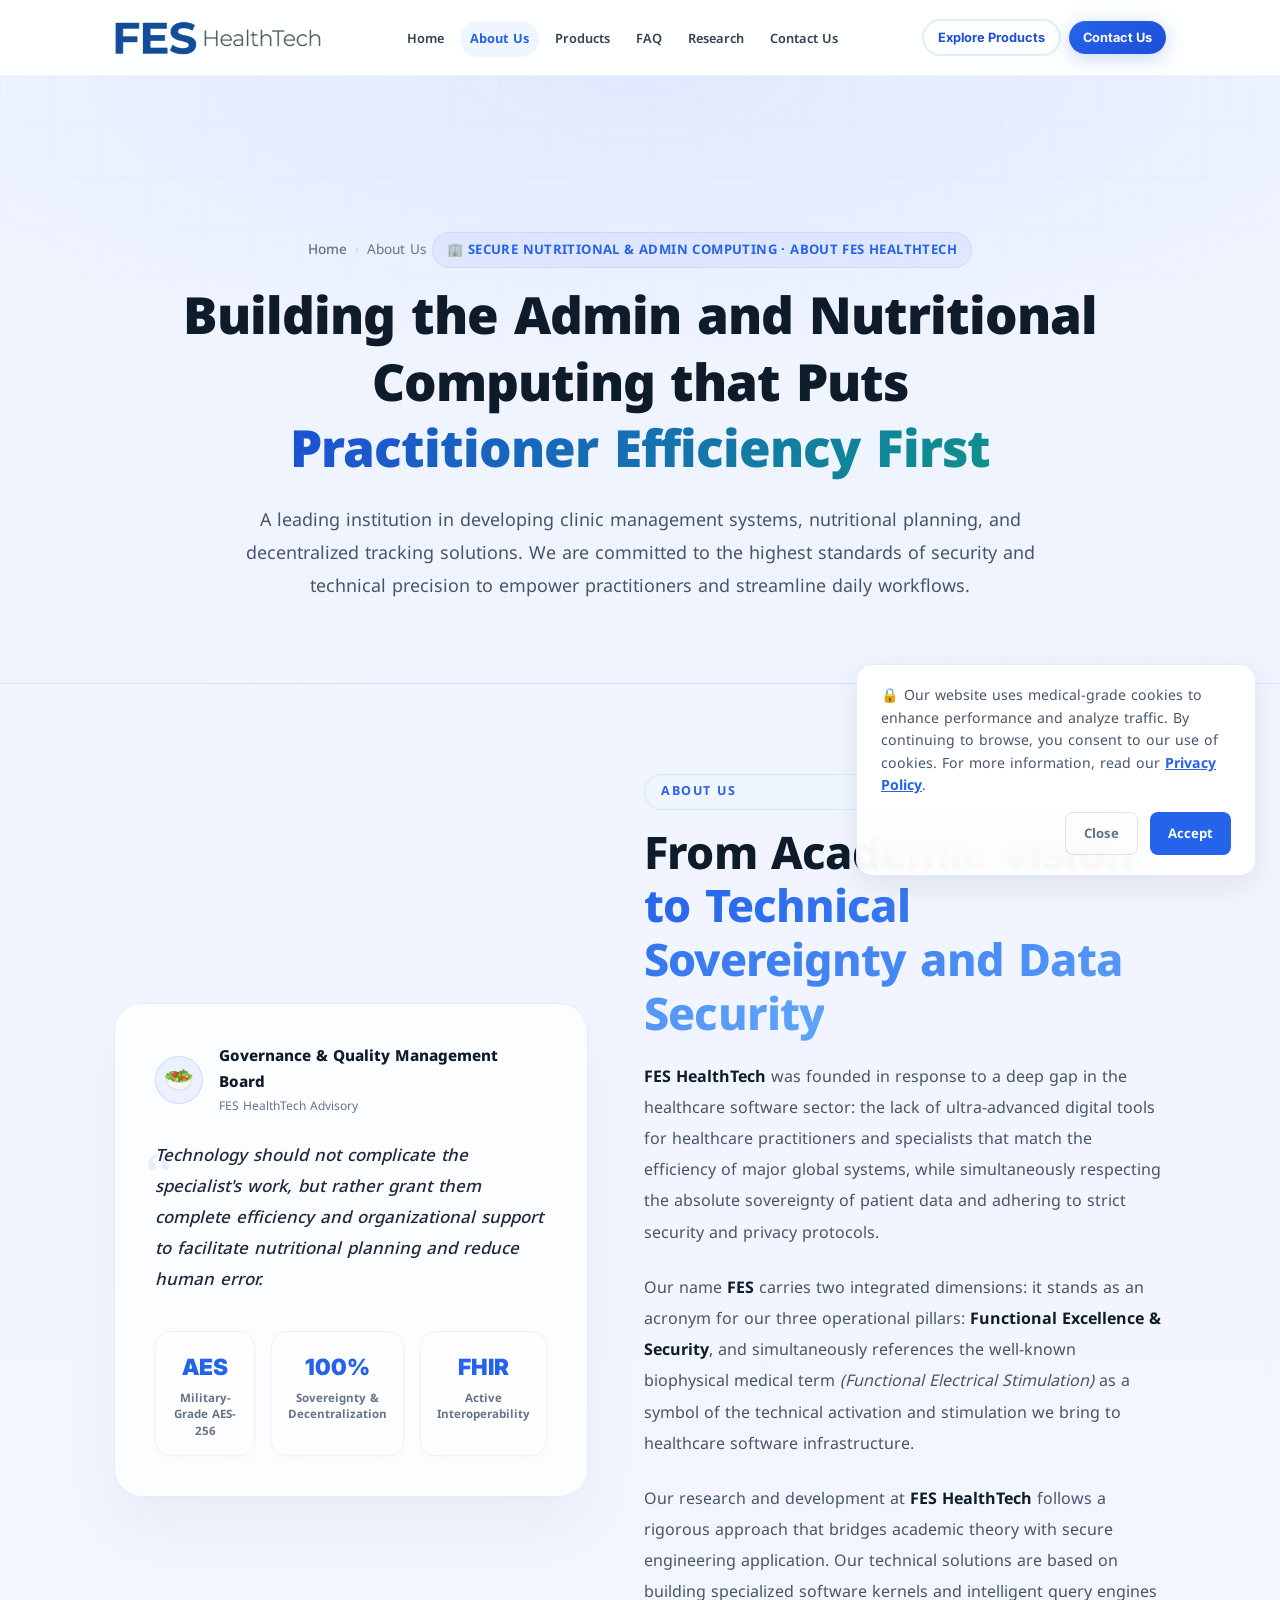
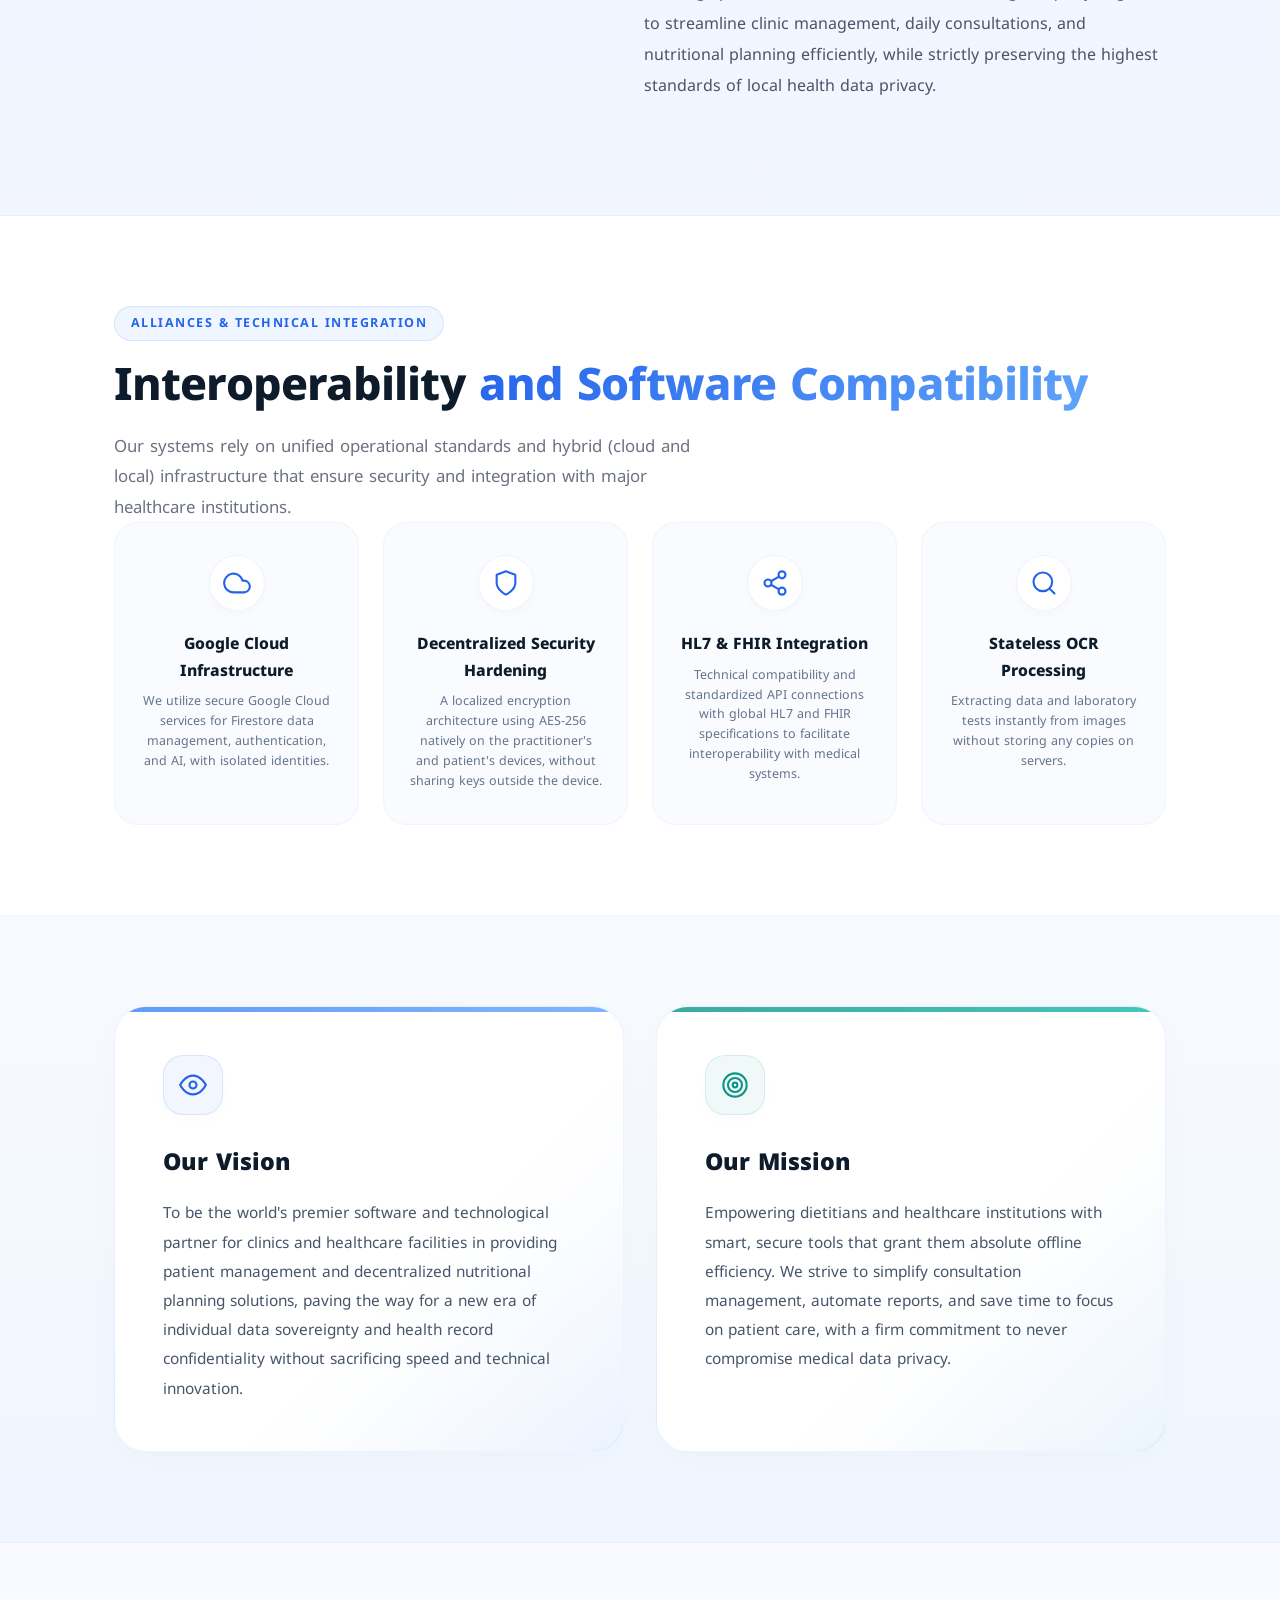
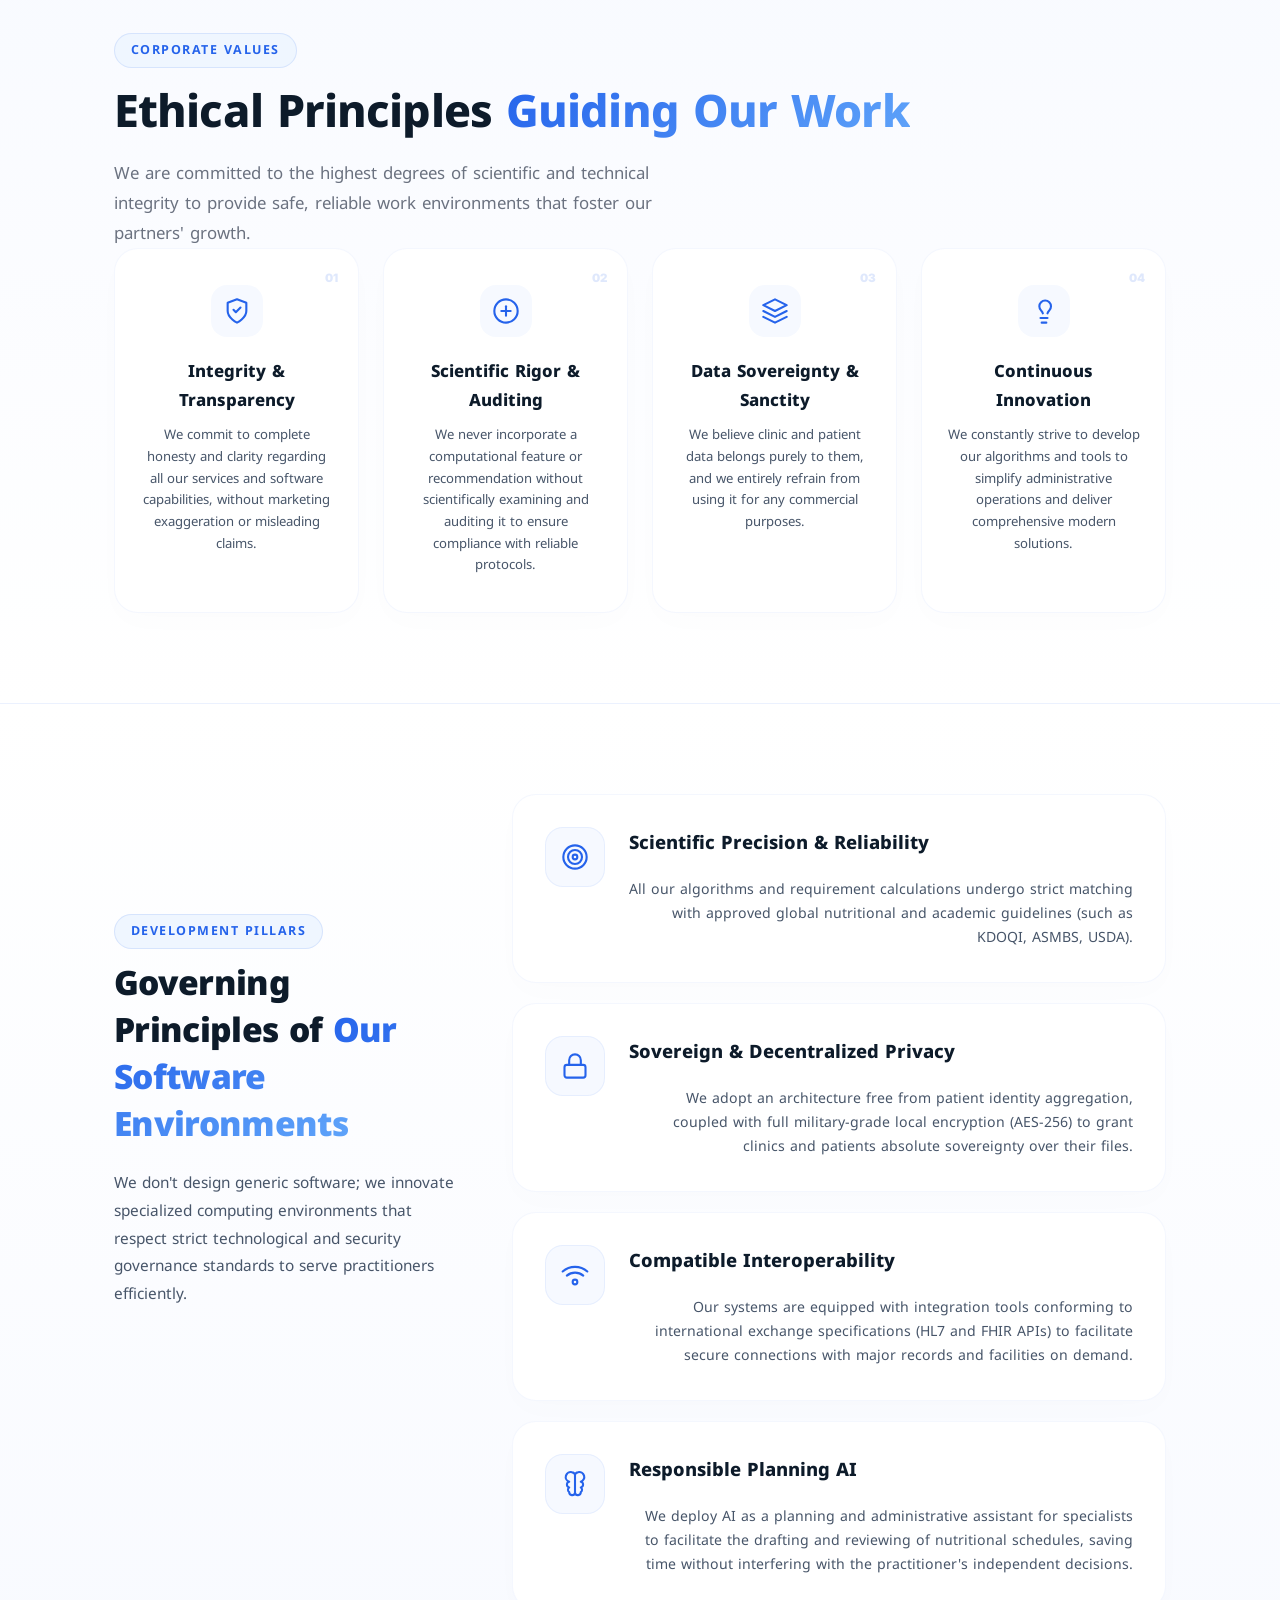
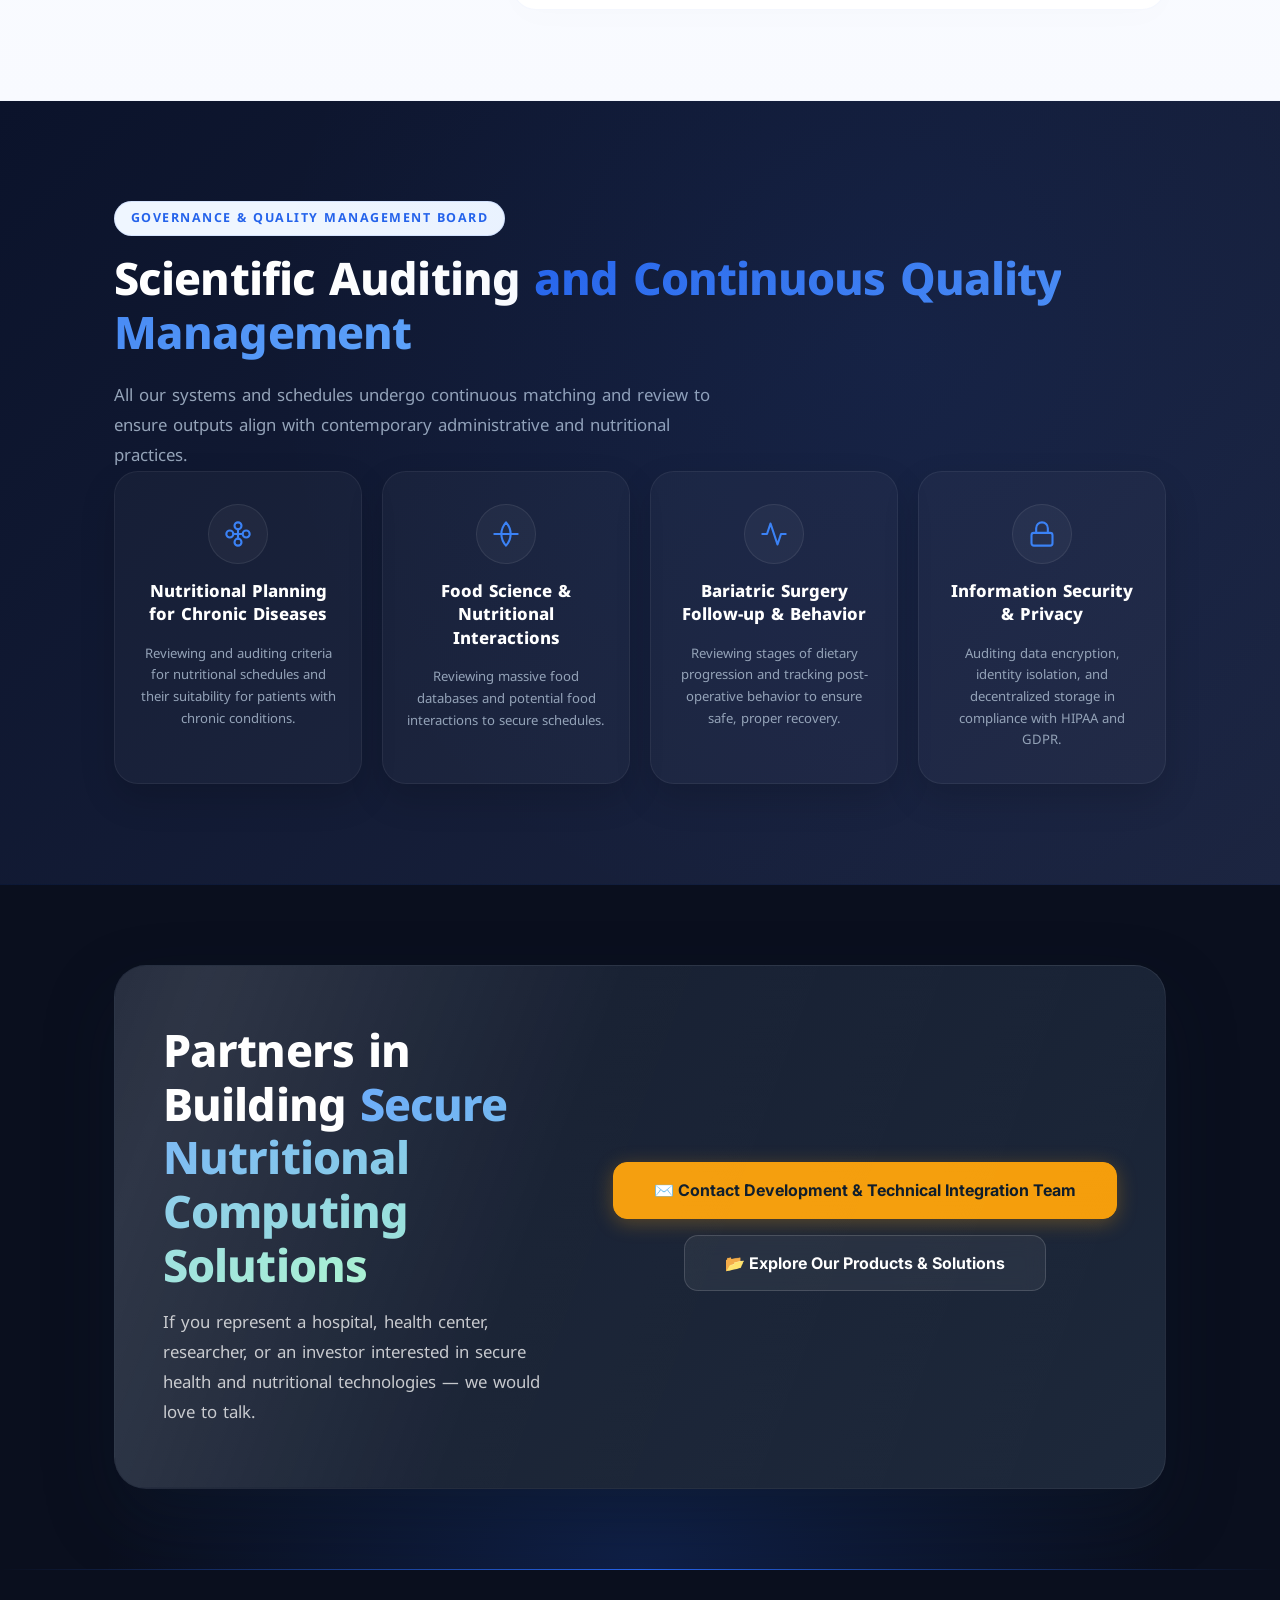
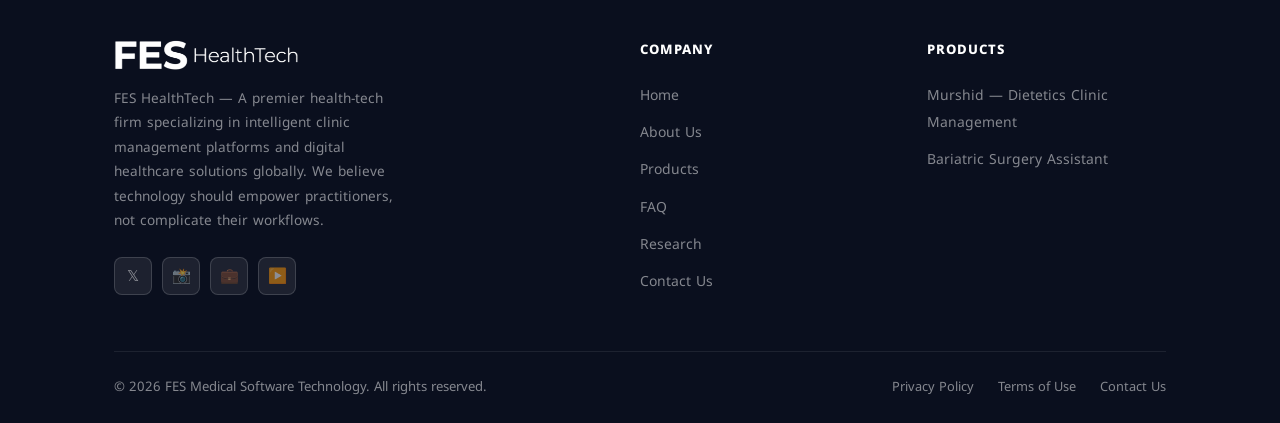
<file: pages/about.html>
<!DOCTYPE html>
<html lang="en" dir="ltr">
<head>
  <meta charset="UTF-8" />
  <meta name="viewport" content="width=device-width, initial-scale=1.0" />
  <link rel="preconnect" href="https://fonts.googleapis.com" />
  <link rel="preconnect" href="https://fonts.gstatic.com" crossorigin />
  <link rel="preload" href="https://fonts.googleapis.com/css2?family=Noto+Kufi+Arabic:wght@300;400;500;600;700;800;900&family=Inter:wght@300;400;500;600;700;800;900&family=Syne:wght@700;800&display=swap" as="style" onload="this.onload=null;this.rel='stylesheet'" />
  <noscript>
    <link href="https://fonts.googleapis.com/css2?family=Noto+Kufi+Arabic:wght@300;400;500;600;700;800;900&family=Inter:wght@300;400;500;600;700;800;900&family=Syne:wght@700;800&display=swap" rel="stylesheet" />
  </noscript>
  <meta name="description" content="About Us — FES HealthTech. The company's story, vision, mission, and the Clinical Governance Board in healthcare technologies." />
  <title>About Us | FES HealthTech</title>
  <link rel="stylesheet" href="../style.css" />
  <link rel="icon" type="image/webp" href="../assets/favicon.webp" />

  <style>
    /* ════════════════════════════════════════
       FES HealthTech — Rebuilt About Page CSS
       Clinical Luxury & High-Fidelity Showcase (Light Theme)
       ════════════════════════════════════════ */
    
    /* Light Clinical Luxury Theme */
    body, html, .about-page {
      background-color: #F8FAFF !important;
      background: linear-gradient(180deg, #F0F4FF 0%, #F8FAFF 100%) !important;
      color: #374151 !important;
      font-family: var(--font-arabic);
      overflow-x: hidden !important;
      width: 100% !important;
      position: relative !important;
    }

    /* Reset background overrides from style.css for sections */
    .about-section {
      padding: 90px 0;
      position: relative;
      border-bottom: 1px solid rgba(37, 99, 235, 0.06);
      background: transparent !important;
      background-color: transparent !important;
      overflow-x: hidden !important;
    }
    .about-section:last-of-type {
      border-bottom: none;
    }

    /* Hero Section (Light Clinical Glow) */
    .about-hero {
      padding: calc(var(--nav-height) + 80px) 0 80px;
      position: relative;
      background: #F0F4FF !important;
      background-image: radial-gradient(ellipse 80% 60% at 50% 0%, rgba(37, 99, 235, 0.08) 0%, transparent 80%) !important;
      overflow: hidden;
      border-bottom: 1px solid rgba(37, 99, 235, 0.08);
      text-align: center;
    }

    .about-hero::before {
      content: '';
      position: absolute;
      inset: 0;
      background-image:
        linear-gradient(rgba(37, 99, 235, 0.015) 1px, transparent 1px),
        linear-gradient(90deg, rgba(37, 99, 235, 0.015) 1px, transparent 1px);
      background-size: 50px 50px;
      pointer-events: none;
    }

    /* Breadcrumbs */
    .page-breadcrumb {
      display: inline-flex;
      align-items: center;
      gap: 8px;
      font-size: 0.85rem;
      color: #64748B;
      margin-bottom: 18px;
    }
    .page-breadcrumb a {
      color: #64748B;
      font-weight: 500;
      transition: var(--transition);
    }
    .page-breadcrumb a:hover {
      color: var(--primary);
    }
    .page-breadcrumb-sep {
      color: rgba(37, 99, 235, 0.25);
    }

    .page-hero-eyebrow {
      font-size: 0.82rem;
      font-weight: 700;
      color: var(--primary);
      letter-spacing: 0.03em;
      text-transform: uppercase;
      margin-bottom: 16px;
      display: inline-block;
      padding: 6px 14px;
      background: rgba(37, 99, 235, 0.06);
      border-radius: 99px;
      border: 1px solid rgba(37, 99, 235, 0.1);
    }

    .page-hero-title {
      font-size: clamp(2rem, 5vw, 3.2rem);
      font-weight: 900;
      color: #0D1B2A;
      line-height: 1.3;
      margin-bottom: 20px;
      letter-spacing: -0.02em;
    }
    .page-hero-title span {
      background: linear-gradient(135deg, #1D4ED8 0%, #0D9488 100%);
      -webkit-background-clip: text;
      -webkit-text-fill-color: transparent;
      background-clip: text;
    }

    .page-hero-subtitle {
      font-size: 1.12rem;
      color: #475569;
      max-width: 800px;
      line-height: 1.85;
      margin: 0 auto;
      font-weight: 400;
    }

    /* Grid & Layouts */
    .about-grid-2 {
      display: grid;
      grid-template-columns: 1fr 1.1fr;
      gap: 56px;
      align-items: center;
      max-width: 1200px;
      margin: 0 auto;
    }

    .about-text-content {
      display: flex;
      flex-direction: column;
    }

    .about-text-content p {
      font-size: 1rem;
      line-height: 1.95;
      color: #475569 !important;
      margin-bottom: 24px;
    }
    .about-text-content p strong {
      color: #0D1B2A !important;
      font-weight: 700;
    }

    /* Quote Glass Card (Light Luxury Glassmorphism) */
    .about-quote-card {
      background: rgba(255, 255, 255, 0.75) !important;
      backdrop-filter: blur(20px) !important;
      -webkit-backdrop-filter: blur(20px) !important;
      border: 1px solid rgba(37, 99, 235, 0.1) !important;
      border-radius: 28px;
      padding: 40px;
      position: relative;
      box-shadow: 0 30px 60px rgba(13, 27, 42, 0.04), 0 1px 3px rgba(13, 27, 42, 0.02) !important;
      display: flex;
      flex-direction: column;
      gap: 24px;
      transition: var(--transition);
    }
    .about-quote-card:hover {
      border-color: rgba(37, 99, 235, 0.25) !important;
      box-shadow: 0 40px 80px rgba(37, 99, 235, 0.08), 0 2px 8px rgba(37, 99, 235, 0.03) !important;
      transform: translateY(-4px);
    }
    .about-quote-card-header {
      display: flex;
      align-items: center;
      gap: 16px;
    }
    .about-q-avatar {
      width: 48px;
      height: 48px;
      background: rgba(37, 99, 235, 0.08) !important;
      border: 1px solid rgba(37, 99, 235, 0.15) !important;
      border-radius: 50%;
      display: flex;
      align-items: center;
      justify-content: center;
      font-size: 1.5rem;
    }
    .about-q-meta {
      display: flex;
      flex-direction: column;
    }
    .about-q-title {
      font-size: 0.95rem;
      font-weight: 800;
      color: #0D1B2A !important;
    }
    .about-q-sub {
      font-size: 0.75rem;
      color: #64748B !important;
    }
    
    .about-quote-text {
      font-size: 1.05rem;
      line-height: 1.85;
      color: #1E293B !important;
      position: relative;
      font-style: italic;
      font-weight: 500;
    }
    .about-quote-text::before {
      content: '“';
      font-size: 4rem;
      font-family: serif;
      position: absolute;
      top: -24px;
      left: -16px;
      color: rgba(37, 99, 235, 0.1) !important;
    }

    .about-stats-grid {
      display: grid;
      grid-template-columns: repeat(3, 1fr);
      gap: 16px;
      margin-top: 12px;
    }
    .about-stat-item {
      background: rgba(255, 255, 255, 0.6) !important;
      border: 1px solid rgba(37, 99, 235, 0.08) !important;
      border-radius: 16px;
      padding: 16px;
      text-align: center;
      box-shadow: 0 4px 12px rgba(13, 27, 42, 0.02) !important;
      transition: var(--transition);
    }
    .about-stat-item:hover {
      border-color: rgba(37, 99, 235, 0.15) !important;
      background: rgba(255, 255, 255, 0.9) !important;
      transform: translateY(-2px);
    }
    .about-stat-number {
      font-size: 1.4rem;
      font-weight: 900;
      color: var(--primary) !important;
      margin-bottom: 4px;
      font-family: var(--font-english);
    }
    .about-stat-label {
      font-size: 0.72rem;
      color: #64748B !important;
      font-weight: 700;
      line-height: 1.4;
    }

    /* Core Pillars Section - Split Asymmetric Layout */
    .pillars-grid-split {
      display: grid;
      grid-template-columns: 350px 1fr;
      gap: 48px;
      max-width: 1200px;
      margin: 0 auto;
    }
    .pillars-sidebar {
      position: sticky;
      top: 120px;
      height: fit-content;
    }
    .pillars-sidebar .section-label {
      display: inline-block;
      margin-bottom: 12px;
    }
    .pillars-sidebar .section-title {
      font-size: 2.1rem;
      font-weight: 900;
      line-height: 1.4;
      color: #0D1B2A;
      margin-bottom: 20px;
      text-align: left;
    }
    .pillars-sidebar .section-subtitle {
      font-size: 0.96rem;
      line-height: 1.8;
      color: #475569;
      text-align: left;
    }
    .pillars-stack {
      display: flex;
      flex-direction: column;
      gap: 20px;
    }
    .pillar-row-card {
      background: #ffffff;
      border: 1px solid rgba(37, 99, 235, 0.05);
      border-radius: 24px;
      padding: 32px;
      display: grid;
      grid-template-columns: 60px 1fr;
      gap: 24px;
      align-items: start;
      transition: all 0.4s cubic-bezier(0.16, 1, 0.3, 1);
      box-shadow: 0 10px 30px rgba(13, 27, 42, 0.01);
    }
    .pillar-row-card:hover {
      border-color: rgba(37, 99, 235, 0.15);
      transform: translateX(-8px);
      box-shadow: 0 20px 45px rgba(37, 99, 235, 0.05);
    }
    .pillar-row-icon {
      width: 60px; height: 60px;
      background: rgba(37, 99, 235, 0.04);
      border: 1px solid rgba(37, 99, 235, 0.08);
      border-radius: 18px;
      display: flex; align-items: center; justify-content: center;
      color: #2563EB;
      transition: all 0.3s ease;
    }
    .pillar-row-card:hover .pillar-row-icon {
      background: rgba(37, 99, 235, 0.08);
      color: #1D4ED8;
    }
    .pillar-row-content {
      display: flex;
      flex-direction: column;
      gap: 8px;
      text-align: right;
    }
    .pillar-row-title {
      font-size: 1.15rem;
      font-weight: 800;
      color: #0D1B2A;
    }
    .pillar-row-desc {
      font-size: 0.88rem;
      line-height: 1.7;
      color: #475569;
    }

    /* Governance Section - Dark Clinical Contrast Layout */
    .gov-dark-section {
      background: linear-gradient(135deg, #0B132B 0%, #1C2541 100%) !important;
      position: relative;
      overflow: hidden;
      padding: 100px 0;
    }
    .gov-dark-section::before {
      content: '';
      position: absolute;
      top: 0; left: 0; right: 0; bottom: 0;
      background: radial-gradient(circle at 70% 30%, rgba(37, 99, 235, 0.08) 0%, transparent 60%);
      pointer-events: none;
    }
    .gov-dark-section .section-header-dark .section-title {
      color: #FFFFFF !important;
    }
    .gov-dark-section .section-header-dark .section-subtitle {
      color: #94A3B8 !important;
    }
    .gov-dark-section .governance-grid {
      display: grid;
      grid-template-columns: repeat(4, 1fr);
      gap: 20px;
      max-width: 1200px;
      margin: 0 auto;
    }
    .gov-dark-section .gov-pill {
      background: rgba(255, 255, 255, 0.03) !important;
      border: 1px solid rgba(255, 255, 255, 0.06) !important;
      border-radius: 24px;
      padding: 32px 24px;
      text-align: center;
      display: flex;
      flex-direction: column;
      align-items: center;
      gap: 16px;
      box-shadow: 0 15px 35px rgba(0, 0, 0, 0.15) !important;
      transition: all 0.4s cubic-bezier(0.16, 1, 0.3, 1);
    }
    .gov-dark-section .gov-pill:hover {
      border-color: rgba(37, 99, 235, 0.35) !important;
      background: rgba(37, 99, 235, 0.05) !important;
      transform: translateY(-5px);
      box-shadow: 0 25px 50px rgba(37, 99, 235, 0.12) !important;
    }
    .gov-dark-section .gov-icon-box {
      width: 60px; height: 60px;
      background: rgba(255, 255, 255, 0.04);
      border: 1px solid rgba(255, 255, 255, 0.08);
      border-radius: 50%;
      display: flex; align-items: center; justify-content: center;
      color: #3B82F6;
      transition: all 0.3s ease;
    }
    .gov-dark-section .gov-pill:hover .gov-icon-box {
      background: rgba(255, 255, 255, 0.08);
      color: #60A5FA;
    }
    .gov-dark-section .gov-title {
      font-size: 1.05rem;
      font-weight: 800;
      color: #FFFFFF !important;
      line-height: 1.4;
    }
    .gov-dark-section .gov-desc {
      font-size: 0.82rem;
      color: #94A3B8 !important;
      line-height: 1.65;
    }

    /* Premium Inline SVG Styles */
    .fes-svg-icon {
      width: 28px;
      height: 28px;
      fill: none;
      stroke: currentColor;
      stroke-width: 1.8;
      stroke-linecap: round;
      stroke-linejoin: round;
      transition: transform 0.3s ease;
    }
    .val-card:hover .fes-svg-icon,
    .alliance-card:hover .fes-svg-icon,
    .pillar-row-card:hover .fes-svg-icon,
    .gov-pill:hover .fes-svg-icon {
      transform: scale(1.1) rotate(5deg);
    }
    .val-icon, .alliance-icon {
      color: #2563EB;
      transition: all 0.3s ease;
    }
    .val-card:hover .val-icon {
      color: #1D4ED8;
    }

    @media (max-width: 992px) {
      .pillars-grid-split {
        grid-template-columns: 1fr;
        gap: 32px;
      }
      .pillars-sidebar {
        position: relative;
        top: 0;
      }
      .pillars-sidebar .section-title, .pillars-sidebar .section-subtitle {
        text-align: center;
      }
      .gov-dark-section .governance-grid {
        grid-template-columns: repeat(2, 1fr);
        gap: 16px;
      }
      .pillar-row-card {
        grid-template-columns: 1fr;
        justify-items: center;
        text-align: center;
        padding: 24px;
      }
      .pillar-row-content {
        text-align: center;
      }
    }

    @media (max-width: 576px) {
      .gov-dark-section .governance-grid {
        grid-template-columns: 1fr;
        gap: 12px;
      }
    }

    /* CTA Card Premium Dark Contrast */
    .about-page .contact-cta-inner.c-clinical-glass {
      background: linear-gradient(135deg, #0F172A 0%, #1E293B 100%) !important;
      border: 1px solid rgba(255, 255, 255, 0.08) !important;
      box-shadow: 0 30px 70px rgba(13, 27, 42, 0.3) !important;
      border-radius: 32px;
      padding: 60px 48px;
    }
    .about-page .contact-cta-inner.c-clinical-glass .section-title {
      color: #ffffff !important;
    }
    .about-page .contact-cta-inner.c-clinical-glass .section-title span {
      background: linear-gradient(135deg, var(--primary-light) 0%, #a7f3d0 100%) !important;
      -webkit-background-clip: text !important;
      -webkit-text-fill-color: transparent !important;
      background-clip: text !important;
    }
    .about-page .contact-cta-inner.c-clinical-glass .section-subtitle {
      color: rgba(255, 255, 255, 0.75) !important;
    }
    .about-page .contact-cta-actions {
      display: flex;
      gap: 16px;
      justify-content: center;
      align-items: center;
    }
    .about-page .contact-cta-actions .btn {
      border-radius: 14px;
      font-weight: 700;
      transition: var(--transition);
      display: inline-flex;
      align-items: center;
      gap: 8px;
    }
    .about-page .contact-cta-actions .btn-accent {
      background: var(--accent) !important;
      color: #0D1B2A !important;
      border: 1px solid var(--accent) !important;
    }
    .about-page .contact-cta-actions .btn-accent:hover {
      background: var(--accent-light) !important;
      border-color: var(--accent-light) !important;
      transform: translateY(-2px);
    }
    .about-page .contact-cta-actions .btn-ghost-dark {
      background: rgba(255,255,255,0.06) !important;
      color: #fff !important;
      border: 1px solid rgba(255,255,255,0.15) !important;
    }
    .about-page .contact-cta-actions .btn-ghost-dark:hover {
      background: rgba(255,255,255,0.1) !important;
      border-color: rgba(255,255,255,0.3) !important;
      transform: translateY(-2px);
    }

    /* ════════════════════════════════════════
       RESPONSIVE DESIGN & MOBILE OPTIMIZATIONS
       ════════════════════════════════════════ */
    @media (max-width: 992px) {
      .about-hero {
        padding: calc(var(--nav-height) + 50px) 0 60px;
      }
      .about-grid-2 {
        grid-template-columns: 1fr;
        gap: 48px;
      }
      .about-visual-column {
        order: 2;
      }
      .about-text-content {
        order: 1;
      }
      .pillars-grid {
        grid-template-columns: 1fr;
        gap: 18px;
      }
      .governance-grid {
        grid-template-columns: repeat(2, 1fr);
        gap: 16px;
      }
      .about-page .contact-cta-inner.c-clinical-glass {
        padding: 40px 32px;
        flex-direction: column !important;
        align-items: center !important;
        text-align: center !important;
        gap: 28px !important;
      }
      .about-page .contact-cta-text {
        text-align: center !important;
        width: 100% !important;
        flex: none !important;
      }
      .about-page .contact-cta-text .section-title {
        text-align: center !important;
        margin-bottom: 12px !important;
      }
      .about-page .contact-cta-text .section-subtitle {
        margin: 0 auto !important;
        text-align: center !important;
        max-width: 100% !important;
      }
      .about-page .contact-cta-actions {
        flex-direction: column !important;
        width: 100% !important;
        gap: 12px !important;
        flex-shrink: 0 !important;
        align-items: center !important;
      }
      .about-page .contact-cta-actions .btn {
        width: 100% !important;
        max-width: 340px !important;
        justify-content: center !important;
        white-space: normal !important;
        text-align: center !important;
      }
    }

    @media (max-width: 768px) {
      .reveal-left, .reveal-right {
        transform: translateY(20px) !important;
      }
      .reveal-left.revealed, .reveal-right.revealed {
        transform: translateY(0) !important;
      }
      .about-section {
        padding: 70px 0;
      }
      .timeline-container::before {
        left: 16px !important;
      }
      .t-item {
        padding-left: 40px !important;
        margin-bottom: 36px;
      }
      .t-dot {
        left: 7px !important;
        width: 20px !important;
        height: 20px !important;
        border-width: 3px !important;
      }
      .t-card {
        padding: 20px 24px !important;
        border-radius: 16px;
      }
      .t-title {
        font-size: 1.1rem !important;
      }
      .t-year {
        font-size: 0.8rem !important;
        padding: 3px 10px !important;
      }
    }

    @media (max-width: 576px) {
      .about-section {
        padding: 56px 0;
      }
      .container {
        padding: 0 20px !important;
      }
      .page-hero-title {
        font-size: 1.85rem !important;
        line-height: 1.35 !important;
      }
      .page-hero-subtitle {
        font-size: 0.98rem !important;
        line-height: 1.75 !important;
      }
      .about-quote-card {
        padding: 24px 20px !important;
        border-radius: 20px;
      }
      .about-quote-text {
        font-size: 0.98rem !important;
        line-height: 1.75 !important;
      }
      .pillar-card {
        padding: 24px !important;
        border-radius: 20px;
        gap: 12px;
      }
      .pillar-title {
        font-size: 1.15rem !important;
      }
      .pillar-desc {
        font-size: 0.88rem !important;
      }
      .governance-grid {
        grid-template-columns: 1fr;
        gap: 12px;
      }
      .gov-pill {
        padding: 20px 16px !important;
        border-radius: 16px;
      }
      .about-page .contact-cta-inner.c-clinical-glass {
        padding: 32px 20px !important;
        border-radius: 24px !important;
        flex-direction: column !important;
        align-items: center !important;
        text-align: center !important;
        gap: 24px !important;
      }
      .about-page .contact-cta-inner.c-clinical-glass .section-title {
        font-size: 1.45rem !important;
        line-height: 1.4 !important;
      }
      .about-page .contact-cta-inner.c-clinical-glass .section-subtitle {
        font-size: 0.9rem !important;
        line-height: 1.6 !important;
        margin-top: 10px !important;
      }
      .about-page .contact-cta-actions .btn {
        padding: 12px 16px !important;
        font-size: 0.85rem !important;
      }
    }

    @media (max-width: 450px) {
      .about-stats-grid {
        grid-template-columns: 1fr !important;
        gap: 12px !important;
      }
      .about-stat-item {
        padding: 12px !important;
        border-radius: 12px;
      }
      .about-stat-number {
        font-size: 1.25rem !important;
      }
    }
    /* ════════════════════════════════════════
       NEW HIGH-FIDELITY & PREMIUM SECTIONS CSS
       ════════════════════════════════════════ */

    /* Vision & Mission premium layout */
    .v-m-section {
      background: linear-gradient(180deg, #F8FAFF 0%, #EFF6FF 100%) !important;
    }
    .v-m-grid {
      display: grid;
      grid-template-columns: repeat(2, 1fr);
      gap: 32px;
      max-width: 1200px;
      margin: 0 auto;
    }
    .v-m-card {
      background: #ffffff;
      border: 1px solid rgba(37, 99, 235, 0.08);
      border-radius: 32px;
      padding: 48px;
      transition: all 0.5s cubic-bezier(0.16, 1, 0.3, 1);
      position: relative;
      overflow: hidden;
      box-shadow: 0 10px 40px rgba(13, 27, 42, 0.02);
      display: flex;
      flex-direction: column;
      align-items: flex-start;
    }
    .v-m-card.vision-card {
      background: linear-gradient(135deg, #ffffff 60%, rgba(37, 99, 235, 0.02) 100%);
    }
    .v-m-card.mission-card {
      background: linear-gradient(135deg, #ffffff 60%, rgba(13, 148, 136, 0.02) 100%);
    }
    .v-m-card::before {
      content: '';
      position: absolute;
      top: 0; left: 0; right: 0; height: 5px;
      transition: all 0.4s ease;
      opacity: 0.8;
    }
    .v-m-card.vision-card::before {
      background: linear-gradient(90deg, #3B82F6, #60A5FA);
    }
    .v-m-card.mission-card::before {
      background: linear-gradient(90deg, #0D9488, #14B8A6);
    }
    .v-m-card:hover {
      transform: translateY(-8px);
      box-shadow: 0 30px 60px rgba(37, 99, 235, 0.07);
      border-color: rgba(37, 99, 235, 0.15);
    }
    .v-m-icon {
      width: 60px; height: 60px;
      border-radius: 20px;
      display: flex; align-items: center; justify-content: center;
      font-size: 1.8rem;
      margin-bottom: 28px;
      box-shadow: 0 4px 12px rgba(13, 27, 42, 0.02);
    }
    .vision-card .v-m-icon {
      background: rgba(37, 99, 235, 0.06);
      border: 1px solid rgba(37, 99, 235, 0.12);
      color: #2563EB;
    }
    .mission-card .v-m-icon {
      background: rgba(13, 148, 136, 0.06);
      border: 1px solid rgba(13, 148, 136, 0.12);
      color: #0D9488;
    }
    .v-m-title {
      font-size: 1.45rem;
      font-weight: 900;
      color: #0D1B2A;
      margin-bottom: 16px;
    }
    .v-m-desc {
      font-size: 0.96rem;
      line-height: 1.9;
      color: #475569;
    }

    /* Technology Alliances & Integration Section */
    .alliance-section {
      background: #FFFFFF !important;
    }
    .alliance-grid {
      display: grid;
      grid-template-columns: repeat(4, 1fr);
      gap: 24px;
      max-width: 1200px;
      margin: 0 auto;
    }
    .alliance-card {
      background: rgba(248, 250, 255, 0.7);
      border: 1px solid rgba(37, 99, 235, 0.05);
      border-radius: 24px;
      padding: 32px 24px;
      text-align: center;
      transition: all 0.4s cubic-bezier(0.16, 1, 0.3, 1);
      position: relative;
    }
    .alliance-card:hover {
      background: #ffffff;
      border-color: rgba(37, 99, 235, 0.18);
      transform: translateY(-4px);
      box-shadow: 0 20px 40px rgba(37, 99, 235, 0.04);
    }
    .alliance-icon {
      width: 56px; height: 56px;
      background: #ffffff;
      border: 1px solid rgba(37, 99, 235, 0.08);
      border-radius: 50%;
      display: inline-flex;
      align-items: center;
      justify-content: center;
      font-size: 1.5rem;
      margin-bottom: 20px;
      box-shadow: 0 4px 10px rgba(13, 27, 42, 0.02);
    }
    .alliance-title {
      font-size: 0.98rem;
      font-weight: 800;
      color: #0D1B2A;
      margin-bottom: 8px;
    }
    .alliance-desc {
      font-size: 0.78rem;
      line-height: 1.6;
      color: #64748B;
    }

    /* Core Values premium layout */
    .values-section {
      background: linear-gradient(180deg, #F8FAFF 0%, #FFFFFF 100%) !important;
    }
    .values-grid {
      display: grid;
      grid-template-columns: repeat(4, 1fr);
      gap: 24px;
      max-width: 1200px;
      margin: 0 auto;
    }
    .val-card {
      background: #ffffff;
      border: 1px solid rgba(37, 99, 235, 0.05);
      border-radius: 24px;
      padding: 36px 24px;
      position: relative;
      transition: all 0.4s ease;
      display: flex;
      flex-direction: column;
      align-items: center;
      text-align: center;
      box-shadow: 0 10px 30px rgba(13, 27, 42, 0.01);
    }
    .val-card:hover {
      border-color: rgba(37, 99, 235, 0.15);
      transform: translateY(-5px);
      box-shadow: 0 25px 50px rgba(37, 99, 235, 0.06);
    }
    .decorative-plus {
      position: absolute;
      top: 20px; left: 20px;
      color: var(--primary);
    }
    .val-badge {
      position: absolute;
      top: 20px; right: 20px;
      font-size: 0.72rem;
      font-weight: 900;
      color: rgba(37, 99, 235, 0.15);
      font-family: var(--font-english);
    }
    .val-icon {
      width: 52px; height: 52px;
      background: rgba(37, 99, 235, 0.04);
      border-radius: 16px;
      display: flex; align-items: center; justify-content: center;
      font-size: 1.5rem;
      margin-bottom: 20px;
    }
    .pillar-row-title {
      font-size: 1.15rem;
      font-weight: 800;
      color: #0D1B2A;
      margin-bottom: 12px;
      text-align: left;
    }
    .val-title {
      font-size: 1.05rem;
      font-weight: 800;
      color: #0D1B2A;
      margin-bottom: 10px;
    }
    .val-desc {
      font-size: 0.82rem;
      line-height: 1.65;
      color: #475569;
    }

    @media (max-width: 992px) {
      .v-m-grid {
        grid-template-columns: 1fr;
        gap: 20px;
      }
      .values-grid {
        grid-template-columns: repeat(2, 1fr);
        gap: 16px;
      }
      .alliance-grid {
        grid-template-columns: repeat(2, 1fr);
        gap: 16px;
      }
    }

    @media (max-width: 576px) {
      .values-grid {
        grid-template-columns: 1fr;
        gap: 12px;
      }
      .alliance-grid {
        grid-template-columns: 1fr;
        gap: 12px;
      }
    }
  </style>
</head>
<body class="about-page">

  <div id="navbar-placeholder"></div>

  <main id="main-content">
  <section class="about-hero">
    <div class="container page-hero-content">
      <nav class="page-breadcrumb" aria-label="Breadcrumb">
        <a href="../index.html">Home</a>
        <span class="page-breadcrumb-sep">›</span>
        <span>About Us</span>
      </nav>
      <div class="page-hero-eyebrow">🏢 SECURE NUTRITIONAL & ADMIN COMPUTING · ABOUT FES HEALTHTECH</div>
      <h1 class="page-hero-title">
        Building the Admin and Nutritional Computing that Puts<br />
        <span>Practitioner Efficiency First</span>
      </h1>
      <p class="page-hero-subtitle">
        A leading institution in developing clinic management systems, nutritional planning, and decentralized tracking solutions. We are committed to the highest standards of security and technical precision to empower practitioners and streamline daily workflows.
      </p>
    </div>
  </section>

  <!-- Company Story (About Us) -->
  <section class="about-section" aria-label="Our Story">
    <div class="container">
      <div class="about-grid-2">
        
        <div class="about-visual-column reveal-right">
          <!-- Quote Card Representation -->
          <div class="about-quote-card">
            <div class="about-quote-card-header">
              <div class="about-q-avatar">🥗</div>
              <div class="about-q-meta">
                <span class="about-q-title">Governance & Quality Management Board</span>
                <span class="about-q-sub">FES HealthTech Advisory</span>
              </div>
            </div>
            <p class="about-quote-text">
              Technology should not complicate the specialist's work, but rather grant them complete efficiency and organizational support to facilitate nutritional planning and reduce human error.
            </p>
            
            <div class="about-stats-grid">
              <div class="about-stat-item">
                <div class="about-stat-number">AES</div>
                <div class="about-stat-label">Military-Grade AES-256</div>
              </div>
              <div class="about-stat-item">
                <div class="about-stat-number">100%</div>
                <div class="about-stat-label">Sovereignty & Decentralization</div>
              </div>
              <div class="about-stat-item">
                <div class="about-stat-number">FHIR</div>
                <div class="about-stat-label">Active Interoperability</div>
              </div>
            </div>
          </div>
        </div>

        <div class="about-text-content reveal-left">
          <span class="section-label">About Us</span>
          <h2 class="section-title" style="margin-bottom:18px;">
            From Academic Vision <span>to Technical Sovereignty and Data Security</span>
          </h2>
          <p>
            <strong>FES HealthTech</strong> was founded in response to a deep gap in the healthcare software sector: the lack of ultra-advanced digital tools for healthcare practitioners and specialists that match the efficiency of major global systems, while simultaneously respecting the absolute sovereignty of patient data and adhering to strict security and privacy protocols.
          </p>
          <p>
            Our name <strong>FES</strong> carries two integrated dimensions: it stands as an acronym for our three operational pillars: <strong>Functional Excellence & Security</strong>, and simultaneously references the well-known biophysical medical term <em>(Functional Electrical Stimulation)</em> as a symbol of the technical activation and stimulation we bring to healthcare software infrastructure.
          </p>
          <p>
            Our research and development at <strong>FES HealthTech</strong> follows a rigorous approach that bridges academic theory with secure engineering application. Our technical solutions are based on building specialized software kernels and intelligent query engines to streamline clinic management, daily consultations, and nutritional planning efficiently, while strictly preserving the highest standards of local health data privacy.
          </p>
        </div>

      </div>
    </div>
  </section>

  <!-- Technology Alliances & Integration -->
  <section class="about-section alliance-section" aria-label="Technical Alliances & Partnerships">
    <div class="container">
      <div class="section-header-dark">
        <span class="section-label">Alliances & Technical Integration</span>
        <h2 class="section-title">Interoperability <span>and Software Compatibility</span></h2>
        <p class="section-subtitle">
          Our systems rely on unified operational standards and hybrid (cloud and local) infrastructure that ensure security and integration with major healthcare institutions.
        </p>
      </div>

      <div class="alliance-grid">
        <!-- Alliance 1 -->
        <div class="alliance-card reveal">
          <div class="alliance-icon">
            <svg class="fes-svg-icon" viewBox="0 0 24 24"><path d="M18 10h-1.26A8 8 0 1 0 9 20h9a5 5 0 0 0 0-10z"/></svg>
          </div>
          <h3 class="alliance-title">Google Cloud Infrastructure</h3>
          <p class="alliance-desc">We utilize secure Google Cloud services for Firestore data management, authentication, and AI, with isolated identities.</p>
        </div>
        <!-- Alliance 2 -->
        <div class="alliance-card reveal">
          <div class="alliance-icon">
            <svg class="fes-svg-icon" viewBox="0 0 24 24"><path d="M12 22s8-4 8-10V5l-8-3-8 3v7c0 6 8 10 8 10z"/></svg>
          </div>
          <h3 class="alliance-title">Decentralized Security Hardening</h3>
          <p class="alliance-desc">A localized encryption architecture using AES-256 natively on the practitioner's and patient's devices, without sharing keys outside the device.</p>
        </div>
        <!-- Alliance 3 -->
        <div class="alliance-card reveal">
          <div class="alliance-icon">
            <svg class="fes-svg-icon" viewBox="0 0 24 24"><circle cx="18" cy="5" r="3"/><circle cx="6" cy="12" r="3"/><circle cx="18" cy="19" r="3"/><line x1="8.59" y1="13.51" x2="15.42" y2="17.49"/><line x1="15.41" y1="6.51" x2="8.59" y2="10.49"/></svg>
          </div>
          <h3 class="alliance-title">HL7 & FHIR Integration</h3>
          <p class="alliance-desc">Technical compatibility and standardized API connections with global HL7 and FHIR specifications to facilitate interoperability with medical systems.</p>
        </div>
        <!-- Alliance 4 -->
        <div class="alliance-card reveal">
          <div class="alliance-icon">
            <svg class="fes-svg-icon" viewBox="0 0 24 24"><circle cx="11" cy="11" r="8"/><line x1="21" y1="21" x2="16.65" y2="16.65"/></svg>
          </div>
          <h3 class="alliance-title">Stateless OCR Processing</h3>
          <p class="alliance-desc">Extracting data and laboratory tests instantly from images without storing any copies on servers.</p>
        </div>
      </div>
    </div>
  </section>

  <!-- Vision & Mission -->
  <section class="about-section v-m-section" aria-label="Vision and Mission">
    <div class="container">
      <div class="v-m-grid">
        <!-- Vision -->
        <div class="v-m-card vision-card reveal">
          <div class="v-m-icon">
            <svg class="fes-svg-icon" viewBox="0 0 24 24"><path d="M1 12s4-8 11-8 11 8 11 8-4 8-11 8-11-8-11-8z"/><circle cx="12" cy="12" r="3"/></svg>
          </div>
          <h2 class="v-m-title">Our Vision</h2>
          <p class="v-m-desc">
            To be the world's premier software and technological partner for clinics and healthcare facilities in providing patient management and decentralized nutritional planning solutions, paving the way for a new era of individual data sovereignty and health record confidentiality without sacrificing speed and technical innovation.
          </p>
        </div>
        <!-- Mission -->
        <div class="v-m-card mission-card reveal">
          <div class="v-m-icon">
            <svg class="fes-svg-icon" viewBox="0 0 24 24"><circle cx="12" cy="12" r="10"/><circle cx="12" cy="12" r="6"/><circle cx="12" cy="12" r="2"/></svg>
          </div>
          <h2 class="v-m-title">Our Mission</h2>
          <p class="v-m-desc">
            Empowering dietitians and healthcare institutions with smart, secure tools that grant them absolute offline efficiency. We strive to simplify consultation management, automate reports, and save time to focus on patient care, with a firm commitment to never compromise medical data privacy.
          </p>
        </div>
      </div>
    </div>
  </section>

  <!-- Corporate Values -->
  <section class="about-section values-section" aria-label="Corporate Values">
    <div class="container">
      <div class="section-header-dark">
        <span class="section-label">Corporate Values</span>
        <h2 class="section-title">Ethical Principles <span>Guiding Our Work</span></h2>
        <p class="section-subtitle">
          We are committed to the highest degrees of scientific and technical integrity to provide safe, reliable work environments that foster our partners' growth.
        </p>
      </div>

      <div class="values-grid">
        <!-- Value 1: Integrity -->
        <div class="val-card reveal">
          <span class="val-badge">01</span>
          <div class="val-icon">
            <svg class="fes-svg-icon" viewBox="0 0 24 24"><path d="M12 22s8-4 8-10V5l-8-3-8 3v7c0 6 8 10 8 10z"/><path d="m9 11 2 2 4-4"/></svg>
          </div>
          <h3 class="val-title">Integrity & Transparency</h3>
          <p class="val-desc">We commit to complete honesty and clarity regarding all our services and software capabilities, without marketing exaggeration or misleading claims.</p>
        </div>
        <!-- Value 2: Scientific Rigor -->
        <div class="val-card reveal">
          <span class="val-badge">02</span>
          <div class="val-icon">
            <svg class="fes-svg-icon" viewBox="0 0 24 24"><circle cx="12" cy="12" r="10"/><path d="M12 8v8"/><path d="M8 12h8"/></svg>
          </div>
          <h3 class="val-title">Scientific Rigor & Auditing</h3>
          <p class="val-desc">We never incorporate a computational feature or recommendation without scientifically examining and auditing it to ensure compliance with reliable protocols.</p>
        </div>
        <!-- Value 3: Client Sovereignty -->
        <div class="val-card reveal">
          <span class="val-badge">03</span>
          <div class="val-icon">
            <svg class="fes-svg-icon" viewBox="0 0 24 24"><path d="M12 2L2 7l10 5 10-5-10-5zM2 17l10 5 10-5M2 12l10 5 10-5"/></svg>
          </div>
          <h3 class="val-title">Data Sovereignty & Sanctity</h3>
          <p class="val-desc">We believe clinic and patient data belongs purely to them, and we entirely refrain from using it for any commercial purposes.</p>
        </div>
        <!-- Value 4: Continuous Innovation -->
        <div class="val-card reveal">
          <span class="val-badge">04</span>
          <div class="val-icon">
            <svg class="fes-svg-icon" viewBox="0 0 24 24"><path d="M15 14c.2-1 .7-1.7 1.5-2.5 1-.9 1.5-2.2 1.5-3.5A5 5 0 0 0 8 8c0 1.3.5 2.6 1.5 3.5.8.8 1.3 1.5 1.5 2.5"/><line x1="9" y1="18" x2="15" y2="18"/><line x1="10" y1="22" x2="14" y2="22"/></svg>
          </div>
          <h3 class="val-title">Continuous Innovation</h3>
          <p class="val-desc">We constantly strive to develop our algorithms and tools to simplify administrative operations and deliver comprehensive modern solutions.</p>
        </div>
      </div>
    </div>
  </section>

  <!-- Core Pillars - Split Asymmetric layout -->
  <section class="about-section" style="background: linear-gradient(180deg, #FFFFFF 0%, #F8FAFF 100%) !important;" aria-label="Our Pillars">
    <div class="container">
      <div class="pillars-grid-split">
        <!-- Sidebar Label -->
        <div class="pillars-sidebar reveal-right">
          <span class="section-label">Development Pillars</span>
          <h2 class="section-title">Governing Principles of <span>Our Software Environments</span></h2>
          <p class="section-subtitle">
            We don't design generic software; we innovate specialized computing environments that respect strict technological and security governance standards to serve practitioners efficiently.
          </p>
        </div>

        <!-- Pillars Stack -->
        <div class="pillars-stack reveal-left">
          <!-- Pillar 1 -->
          <div class="pillar-row-card">
            <div class="pillar-row-icon">
              <svg class="fes-svg-icon" viewBox="0 0 24 24"><circle cx="12" cy="12" r="10"/><circle cx="12" cy="12" r="6"/><circle cx="12" cy="12" r="2"/></svg>
            </div>
            <div class="pillar-row-content">
              <h3 class="pillar-row-title">Scientific Precision & Reliability</h3>
              <p class="pillar-row-desc">All our algorithms and requirement calculations undergo strict matching with approved global nutritional and academic guidelines (such as KDOQI, ASMBS, USDA).</p>
            </div>
          </div>
          <!-- Pillar 2 -->
          <div class="pillar-row-card">
            <div class="pillar-row-icon">
              <svg class="fes-svg-icon" viewBox="0 0 24 24"><rect x="3" y="11" width="18" height="11" rx="2" ry="2"/><path d="M7 11V7a5 5 0 0 1 10 0v4"/></svg>
            </div>
            <div class="pillar-row-content">
              <h3 class="pillar-row-title">Sovereign & Decentralized Privacy</h3>
              <p class="pillar-row-desc">We adopt an architecture free from patient identity aggregation, coupled with full military-grade local encryption (AES-256) to grant clinics and patients absolute sovereignty over their files.</p>
            </div>
          </div>
          <!-- Pillar 3 -->
          <div class="pillar-row-card">
            <div class="pillar-row-icon">
              <svg class="fes-svg-icon" viewBox="0 0 24 24"><path d="M5 12.55a11 11 0 0 1 14.08 0"/><path d="M1.42 9a16 16 0 0 1 21.16 0"/><circle cx="12" cy="18" r="2"/></svg>
            </div>
            <div class="pillar-row-content">
              <h3 class="pillar-row-title">Compatible Interoperability</h3>
              <p class="pillar-row-desc">Our systems are equipped with integration tools conforming to international exchange specifications (HL7 and FHIR APIs) to facilitate secure connections with major records and facilities on demand.</p>
            </div>
          </div>
          <!-- Pillar 4 -->
          <div class="pillar-row-card">
            <div class="pillar-row-icon">
              <svg class="fes-svg-icon" viewBox="0 0 24 24"><path d="M9.5 2A2.5 2.5 0 0 1 12 4.5v15a2.5 2.5 0 0 1-4.96-.44 2.5 2.5 0 0 1 0-4.12 2.5 2.5 0 0 1 0-4.88A2.5 2.5 0 0 1 9.5 2zM14.5 2A2.5 2.5 0 0 0 12 4.5v15a2.5 2.5 0 0 0 4.96-.44 2.5 2.5 0 0 0 0-4.12 2.5 2.5 0 0 0 0-4.88A2.5 2.5 0 0 0 14.5 2z"/></svg>
            </div>
            <div class="pillar-row-content">
              <h3 class="pillar-row-title">Responsible Planning AI</h3>
              <p class="pillar-row-desc">We deploy AI as a planning and administrative assistant for specialists to facilitate the drafting and reviewing of nutritional schedules, saving time without interfering with the practitioner's independent decisions.</p>
            </div>
          </div>
        </div>
      </div>
    </div>
  </section>

  <!-- Governance Section - Dark Clinical Contrast Layout -->
  <section class="about-section gov-dark-section" aria-label="Governance and Quality Management Board">
    <div class="container">
      <div class="section-header-dark">
        <span class="section-label">Governance & Quality Management Board</span>
        <h2 class="section-title" style="color: #FFFFFF !important;">Scientific Auditing <span>and Continuous Quality Management</span></h2>
        <p class="section-subtitle" style="color: #94A3B8 !important;">
          All our systems and schedules undergo continuous matching and review to ensure outputs align with contemporary administrative and nutritional practices.
        </p>
      </div>

      <div class="governance-grid">
        <!-- Gov 1 -->
        <div class="gov-pill reveal">
          <div class="gov-icon-box">
            <svg class="fes-svg-icon" viewBox="0 0 24 24"><circle cx="12" cy="5" r="3"/><circle cx="12" cy="19" r="3"/><circle cx="5" cy="12" r="3"/><circle cx="19" cy="12" r="3"/><line x1="12" y1="8" x2="12" y2="16"/><line x1="8" y1="12" x2="16" y2="12"/></svg>
          </div>
          <span class="gov-title">Nutritional Planning for Chronic Diseases</span>
          <span class="gov-desc">Reviewing and auditing criteria for nutritional schedules and their suitability for patients with chronic conditions.</span>
        </div>
        <!-- Gov 2 -->
        <div class="gov-pill reveal">
          <div class="gov-icon-box">
            <svg class="fes-svg-icon" viewBox="0 0 24 24"><path d="M12 2a15.3 15.3 0 0 1 4 10 15.3 15.3 0 0 1-4 10 15.3 15.3 0 0 1-4-10 15.3 15.3 0 0 1 4-10z"/><path d="M2 12h20"/></svg>
          </div>
          <span class="gov-title">Food Science & Nutritional Interactions</span>
          <span class="gov-desc">Reviewing massive food databases and potential food interactions to secure schedules.</span>
        </div>
        <!-- Gov 3 -->
        <div class="gov-pill reveal">
          <div class="gov-icon-box">
            <svg class="fes-svg-icon" viewBox="0 0 24 24"><path d="M22 12h-4l-3 9L9 3l-3 9H2"/></svg>
          </div>
          <span class="gov-title">Bariatric Surgery Follow-up & Behavior</span>
          <span class="gov-desc">Reviewing stages of dietary progression and tracking post-operative behavior to ensure safe, proper recovery.</span>
        </div>
        <!-- Gov 4 -->
        <div class="gov-pill reveal">
          <div class="gov-icon-box">
            <svg class="fes-svg-icon" viewBox="0 0 24 24"><rect x="3" y="11" width="18" height="11" rx="2" ry="2"/><path d="M7 11V7a5 5 0 0 1 10 0v4"/></svg>
          </div>
          <span class="gov-title">Information Security & Privacy</span>
          <span class="gov-desc">Auditing data encryption, identity isolation, and decentralized storage in compliance with HIPAA and GDPR.</span>
        </div>
      </div>
    </div>
  </section>

  <!-- Contact CTA -->
  <section class="contact-cta-section" aria-label="Corporate Contact">
    <div class="container">
      <div class="contact-cta-inner reveal c-clinical-glass">
        <div class="contact-cta-text">
          <h2 class="section-title section-title-dark">
            Partners in Building <span>Secure Nutritional Computing Solutions</span>
          </h2>
          <p class="section-subtitle section-subtitle-dark">
            If you represent a hospital, health center, researcher, or an investor interested in secure health and nutritional technologies — we would love to talk.
          </p>
        </div>
        <div class="contact-cta-actions">
          <a href="contact.html" class="btn btn-accent btn-xl">✉️ Contact Development & Technical Integration Team</a>
          <a href="portfolio.html" class="btn btn-ghost-dark btn-xl">📂 Explore Our Products & Solutions</a>
        </div>
      </div>
    </div>
  </section>

  </main>

  <div id="footer-placeholder"></div>

  <script src="../components/components.js" defer></script>
</body>
</html>
</file>
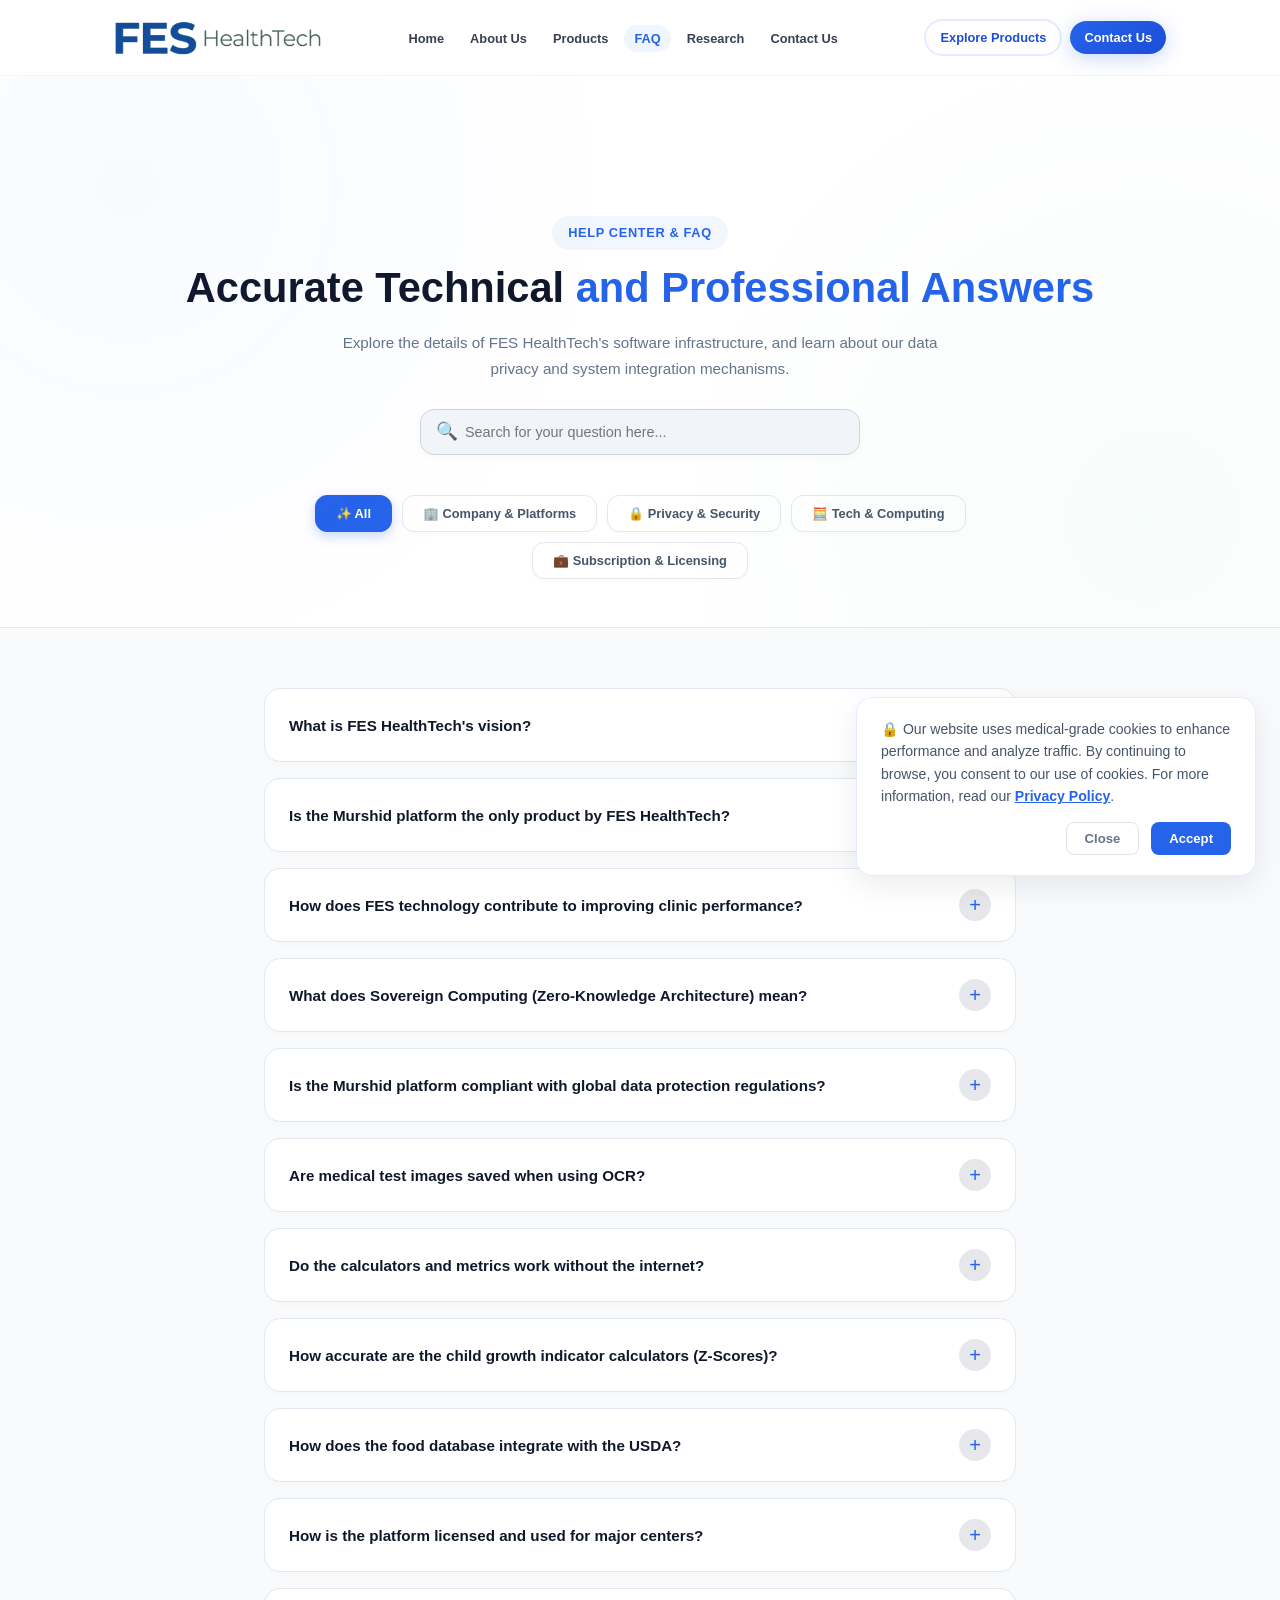
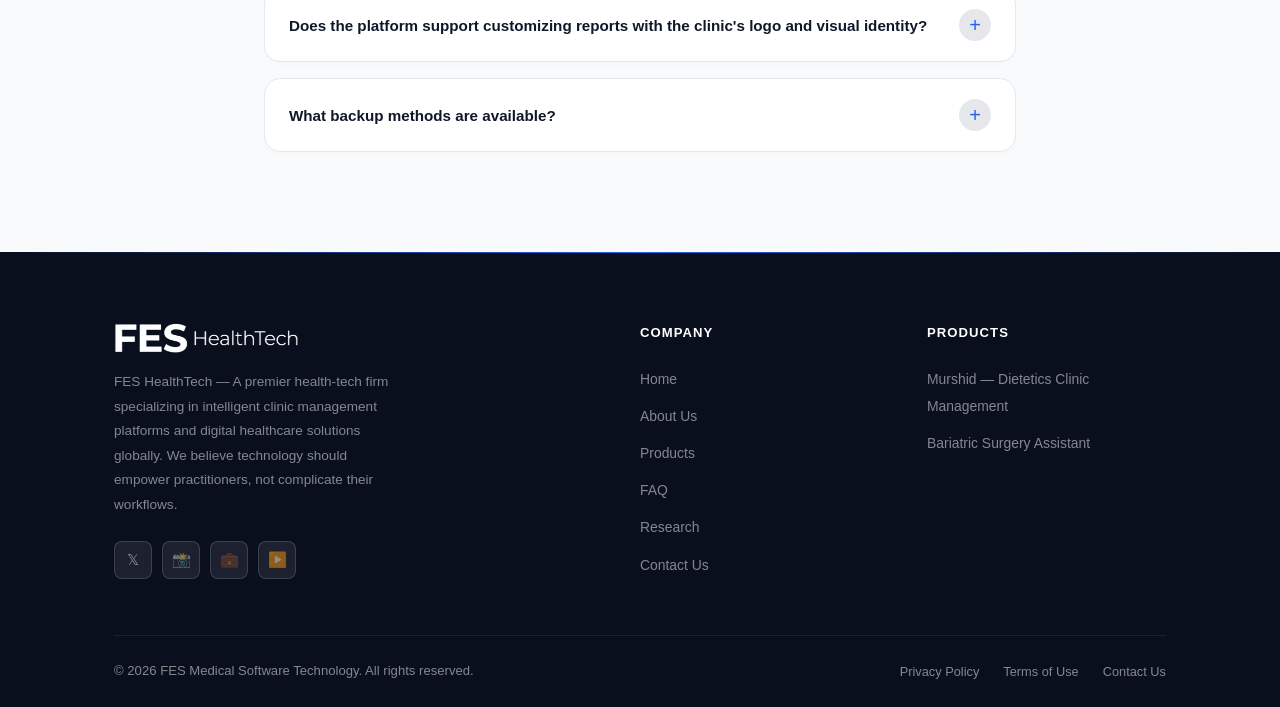
<file: pages/faq.html>
<!DOCTYPE html>
<html lang="en" dir="ltr">
<head>
  <meta charset="UTF-8" />
  <meta name="viewport" content="width=device-width, initial-scale=1.0" />
  <meta name="description" content="Technical FAQs and Answers for FES HealthTech — Privacy, Infrastructure, Workflows, and Licensing." />
  <title>Technical & Corporate FAQs | FES HealthTech</title>
  <link rel="stylesheet" href="../style.css" />
  <link rel="icon" type="image/webp" href="../assets/favicon.webp" />

  <style>
    /* ════════════════════════════════════════
       FAQ PAGE — LUXURIOUS LIGHT CYBER THEME
       ════════════════════════════════════════ */
    body {
      background-color: #F8FAFC !important;
      color: #0F172A !important;
      font-family: var(--font-english);
    }

    .faq-hero {
      padding: calc(var(--nav-height) + 64px) 0 48px;
      background: #FFFFFF;
      border-bottom: 1px solid #E2E8F0;
      text-align: center;
      position: relative;
      overflow: hidden;
    }
    .faq-hero::before {
      content: '';
      position: absolute;
      inset: 0;
      background-image: 
        radial-gradient(circle at 10% 20%, rgba(37,99,235,0.03) 0%, transparent 40%),
        radial-gradient(circle at 90% 80%, rgba(16,185,129,0.03) 0%, transparent 40%);
      pointer-events: none;
    }
    .faq-hero-eyebrow {
      font-size: 0.8rem;
      font-weight: 800;
      color: var(--primary);
      text-transform: uppercase;
      letter-spacing: 0.05em;
      margin-bottom: 12px;
      display: inline-block;
      background: rgba(37,99,235,0.06);
      padding: 6px 16px;
      border-radius: 99px;
    }
    .faq-hero-title {
      font-size: clamp(1.8rem, 4vw, 2.6rem);
      font-weight: 900;
      color: #0F172A;
      margin-bottom: 16px;
      line-height: 1.25;
    }
    .faq-hero-title span {
      color: var(--primary);
    }
    .faq-hero-desc {
      font-size: 0.95rem;
      color: #64748B;
      max-width: 600px;
      margin: 0 auto 28px;
      line-height: 1.7;
    }

    /* Search Box */
    .faq-search-wrap {
      max-width: 480px;
      margin: 0 auto;
      position: relative;
      padding: 0 20px;
    }
    .faq-search-input {
      width: 100%;
      background: #F1F5F9;
      border: 1px solid #CBD5E1;
      color: #0F172A;
      font-size: 0.9rem;
      padding: 14px 20px 14px 44px;
      border-radius: 14px;
      outline: none;
      transition: all 0.3s ease;
      box-shadow: 0 4px 12px rgba(15,23,42,0.02);
      text-align: left;
    }
    .faq-search-input:focus {
      background: #FFFFFF;
      border-color: var(--primary);
      box-shadow: 0 8px 24px rgba(37,99,235,0.08);
    }
    .faq-search-icon {
      position: absolute;
      top: 50%;
      left: 36px;
      transform: translateY(-50%);
      font-size: 1.1rem;
      color: #94A3B8;
      pointer-events: none;
    }

    /* Filter Tabs */
    .faq-tabs {
      display: flex;
      justify-content: center;
      gap: 10px;
      margin: 40px auto 0;
      max-width: 800px;
      padding: 0 20px;
      flex-wrap: wrap;
    }
    .faq-tab-btn {
      background: #FFFFFF;
      border: 1px solid #E2E8F0;
      color: #475569;
      font-size: 0.8rem;
      font-weight: 700;
      padding: 10px 20px;
      border-radius: 12px;
      cursor: pointer;
      transition: all 0.25s ease;
      box-shadow: 0 2px 4px rgba(0,0,0,0.02);
      display: flex;
      align-items: center;
      gap: 6px;
    }
    .faq-tab-btn:hover {
      background: #F8FAFC;
      border-color: #CBD5E1;
      color: #0F172A;
    }
    .faq-tab-btn.active {
      background: var(--primary);
      border-color: var(--primary);
      color: #FFFFFF;
      box-shadow: 0 4px 12px rgba(37,99,235,0.25);
    }

    /* FAQ Content Grid */
    .faq-content-section {
      padding: 60px 0 100px;
    }
    .faq-container {
      max-width: 800px;
      margin: 0 auto;
      padding: 0 24px;
    }
    .faq-group {
      display: none;
      flex-direction: column;
      gap: 16px;
      animation: faqFadeIn 0.4s ease;
    }
    .faq-group.active {
      display: flex;
    }
    @keyframes faqFadeIn {
      from { opacity: 0; transform: translateY(10px); }
      to { opacity: 1; transform: translateY(0); }
    }

    .faq-card {
      background: #FFFFFF;
      border: 1px solid #E2E8F0;
      border-radius: 16px;
      overflow: hidden;
      transition: all 0.3s ease;
      box-shadow: 0 4px 6px rgba(15,23,42,0.01);
    }
    .faq-card:hover {
      border-color: #CBD5E1;
      box-shadow: 0 8px 16px rgba(15,23,42,0.03);
    }
    .faq-card.active {
      border-color: var(--primary-light);
      box-shadow: 0 10px 25px rgba(37,99,235,0.04);
    }
    .faq-question {
      padding: 20px 24px;
      display: flex;
      justify-content: space-between;
      align-items: center;
      cursor: pointer;
      font-size: 0.95rem;
      font-weight: 800;
      color: #0F172A;
      user-select: none;
      background: transparent;
      transition: background 0.2s ease;
    }
    .faq-question:hover {
      background: rgba(37,99,235,0.01);
    }
    .faq-toggle {
      font-size: 1.25rem;
      color: var(--primary);
      transition: transform 0.3s ease;
      font-weight: 400;
    }
    .faq-card.active .faq-toggle {
      transform: rotate(45deg);
    }
    .faq-answer {
      max-height: 0;
      overflow: hidden;
      transition: max-height 0.35s cubic-bezier(0.4, 0, 0.2, 1);
      background: #F8FAFC;
    }
    .faq-answer-inner {
      padding: 20px 24px;
      font-size: 0.88rem;
      color: #475569;
      line-height: 1.8;
      border-top: 1px solid #E2E8F0;
    }

    /* Mobile Adaptability */
    @media (max-width: 576px) {
      .faq-hero { padding: calc(var(--nav-height) + 32px) 0 32px; }
      .faq-tabs { gap: 6px; }
      .faq-tab-btn { font-size: 0.72rem; padding: 8px 14px; border-radius: 10px; }
      .faq-question { padding: 16px 20px; font-size: 0.88rem; }
      .faq-answer-inner { padding: 16px 20px; font-size: 0.82rem; }
    }
  </style>
</head>
<body>

  <!-- Navbar placeholder -->
  <div id="navbar-placeholder"></div>

  <!-- Hero Section -->
  <section class="faq-hero" aria-label="FAQ Introduction">
    <div class="faq-hero-eyebrow">Help Center & FAQ</div>
    <h1 class="faq-hero-title">Accurate Technical <span>and Professional Answers</span></h1>
    <p class="faq-hero-desc">
      Explore the details of FES HealthTech's software infrastructure, and learn about our data privacy and system integration mechanisms.
    </p>

    <!-- Search Bar -->
    <div class="faq-search-wrap">
      <span class="faq-search-icon">🔍</span>
      <input type="text" class="faq-search-input" id="faqSearchInput" placeholder="Search for your question here..." aria-label="Search FAQ" />
    </div>

    <!-- Filter Buttons -->
    <div class="faq-tabs">
      <button class="faq-tab-btn active" data-group="all">✨ All</button>
      <button class="faq-tab-btn" data-group="about">🏢 Company & Platforms</button>
      <button class="faq-tab-btn" data-group="security">🔒 Privacy & Security</button>
      <button class="faq-tab-btn" data-group="tech">🧮 Tech & Computing</button>
      <button class="faq-tab-btn" data-group="license">💼 Subscription & Licensing</button>
    </div>
  </section>

  <!-- FAQ List Section -->
  <section class="faq-content-section" aria-label="FAQ Details">
    <div class="faq-container">
      
      <!-- ALL FAQ GROUP wrapper -->
      <div class="faq-group active" id="faqGroup">
        
        <!-- Category 1: About -->
        <div class="faq-card" data-cat="about">
          <div class="faq-question">
            <span>What is FES HealthTech's vision?</span>
            <span class="faq-toggle">+</span>
          </div>
          <div class="faq-answer">
            <div class="faq-answer-inner">
              We strive to provide the most secure and seamless digital infrastructure for healthcare practitioners and nutrition centers worldwide, focusing entirely on data protection (Zero-Knowledge) and superior local performance (Edge Computing).
            </div>
          </div>
        </div>

        <div class="faq-card" data-cat="about">
          <div class="faq-question">
            <span>Is the Murshid platform the only product by FES HealthTech?</span>
            <span class="faq-toggle">+</span>
          </div>
          <div class="faq-answer">
            <div class="faq-answer-inner">
              Murshid App is currently our primary, fully approved platform designed for managing nutrition clinics with extreme precision. We are constantly expanding and developing new solutions that align with our strict administrative and security guidelines.
            </div>
          </div>
        </div>

        <div class="faq-card" data-cat="about">
          <div class="faq-question">
            <span>How does FES technology contribute to improving clinic performance?</span>
            <span class="faq-toggle">+</span>
          </div>
          <div class="faq-answer">
            <div class="faq-answer-inner">
              By automating operational tasks, rapidly extracting medical test texts using smart OCR, and calculating complex nutritional metrics locally. This reduces administrative time by 45% and allows you to focus on service quality.
            </div>
          </div>
        </div>

        <!-- Category 2: Security -->
        <div class="faq-card" data-cat="security">
          <div class="faq-question">
            <span>What does Sovereign Computing (Zero-Knowledge Architecture) mean?</span>
            <span class="faq-toggle">+</span>
          </div>
          <div class="faq-answer">
            <div class="faq-answer-inner">
              It means that all your patients' data is encrypted and stored locally on your device only. Neither our servers nor any third party can access patient names, phone numbers, or medical records. The encryption keys are owned solely by the specialist.
            </div>
          </div>
        </div>

        <div class="faq-card" data-cat="security">
          <div class="faq-question">
            <span>Is the Murshid platform compliant with global data protection regulations?</span>
            <span class="faq-toggle">+</span>
          </div>
          <div class="faq-answer">
            <div class="faq-answer-inner">
              Yes, we adhere to strict technical standards for protecting health data privacy (such as encryption and security principles compliant with GDPR and medical records protection laws).
            </div>
          </div>
        </div>

        <div class="faq-card" data-cat="security">
          <div class="faq-question">
            <span>Are medical test images saved when using OCR?</span>
            <span class="faq-toggle">+</span>
          </div>
          <div class="faq-answer">
            <div class="faq-answer-inner">
              Absolutely not. The process of reading and extracting data occurs entirely within the service's temporary memory (Stateless RAM Processing) via a fully secure and encrypted connection. The image is permanently and automatically deleted as soon as the extraction is complete.
            </div>
          </div>
        </div>

        <!-- Category 3: Technology -->
        <div class="faq-card" data-cat="tech">
          <div class="faq-question">
            <span>Do the calculators and metrics work without the internet?</span>
            <span class="faq-toggle">+</span>
          </div>
          <div class="faq-answer">
            <div class="faq-answer-inner">
              Yes, 100% of the nutritional calculators and metrics are integrated locally into the platform's code and work at 0ms speed with complete accuracy offline, without requiring any network connection.
            </div>
          </div>
        </div>

        <div class="faq-card" data-cat="tech">
          <div class="faq-question">
            <span>How accurate are the child growth indicator calculators (Z-Scores)?</span>
            <span class="faq-toggle">+</span>
          </div>
          <div class="faq-answer">
            <div class="faq-answer-inner">
              Our growth indicator calculators are programmed and audited based on officially approved tables and standards from the World Health Organization (WHO Growth Standards 0-19 Years), providing accurate results for the practitioner.
            </div>
          </div>
        </div>

        <div class="faq-card" data-cat="tech">
          <div class="faq-question">
            <span>How does the food database integrate with the USDA?</span>
            <span class="faq-toggle">+</span>
          </div>
          <div class="faq-answer">
            <div class="faq-answer-inner">
              The platform provides a local (offline) database of over 14,000 common food items. When internet is available, the search engine dynamically integrates with the USDA API to provide direct access to over 600,000 additional items.
            </div>
          </div>
        </div>

        <!-- Category 4: Licensing -->
        <div class="faq-card" data-cat="license">
          <div class="faq-question">
            <span>How is the platform licensed and used for major centers?</span>
            <span class="faq-toggle">+</span>
          </div>
          <div class="faq-answer">
            <div class="faq-answer-inner">
              We offer flexible packages suitable for individual clinics and major multi-branch centers. You can contact our sales department to arrange an integrated corporate subscription tailored to your needs.
            </div>
          </div>
        </div>

        <div class="faq-card" data-cat="license">
          <div class="faq-question">
            <span>Does the platform support customizing reports with the clinic's logo and visual identity?</span>
            <span class="faq-toggle">+</span>
          </div>
          <div class="faq-answer">
            <div class="faq-answer-inner">
              Yes, the app allows the specialist to upload their own logo, enter clinic details, and add a signature. These automatically appear on all exported PDF medical and dietary reports in a luxurious and attractive layout.
            </div>
          </div>
        </div>

        <div class="faq-card" data-cat="license">
          <div class="faq-question">
            <span>What backup methods are available?</span>
            <span class="faq-toggle">+</span>
          </div>
          <div class="faq-answer">
            <div class="faq-answer-inner">
              The platform offers encrypted backup directly to your personal Google Drive account (Sovereign Cloud Backup), where the entire local database is encrypted before being uploaded to guarantee total privacy.
            </div>
          </div>
        </div>

      </div>

    </div>
  </section>

  <!-- Footer placeholder -->
  <div id="footer-placeholder"></div>

  <!-- Shared Scripts -->
  <script src="../components/components.js"></script>
  <script>
    // ════════════════════════════════════════
    // FAQ PAGE LOGIC
    // ════════════════════════════════════════
    document.addEventListener('DOMContentLoaded', () => {
      
      const cards = document.querySelectorAll('.faq-card');
      const tabs = document.querySelectorAll('.faq-tab-btn');
      const searchInput = document.getElementById('faqSearchInput');

      // Collapsible functionality
      cards.forEach(card => {
        const question = card.querySelector('.faq-question');
        const answer = card.querySelector('.faq-answer');
        
        question.addEventListener('click', () => {
          const isActive = card.classList.contains('active');
          
          // Close all cards
          cards.forEach(c => {
            c.classList.remove('active');
            c.querySelector('.faq-answer').style.maxHeight = null;
          });

          // Toggle current
          if (!isActive) {
            card.classList.add('active');
            answer.style.maxHeight = answer.scrollHeight + 'px';
          }
        });
      });

      // Filter tabs functionality
      tabs.forEach(tab => {
        tab.addEventListener('click', () => {
          tabs.forEach(t => t.classList.remove('active'));
          tab.classList.add('active');

          const group = tab.dataset.group;
          
          cards.forEach(card => {
            const cat = card.dataset.cat;
            if (group === 'all' || cat === group) {
              card.style.display = 'block';
            } else {
              card.style.display = 'none';
            }
          });
        });
      });

      // Search functionality
      searchInput.addEventListener('input', (e) => {
        const term = e.target.value.toLowerCase().trim();
        
        // Reset active tab to 'all' when searching
        tabs.forEach(t => t.classList.remove('active'));
        tabs[0].classList.add('active');

        cards.forEach(card => {
          const questionText = card.querySelector('.faq-question span').textContent.toLowerCase();
          const answerText = card.querySelector('.faq-answer-inner').textContent.toLowerCase();

          if (questionText.includes(term) || answerText.includes(term)) {
            card.style.display = 'block';
          } else {
            card.style.display = 'none';
          }
        });
      });

    });
  </script>
</body>
</html>
</file>
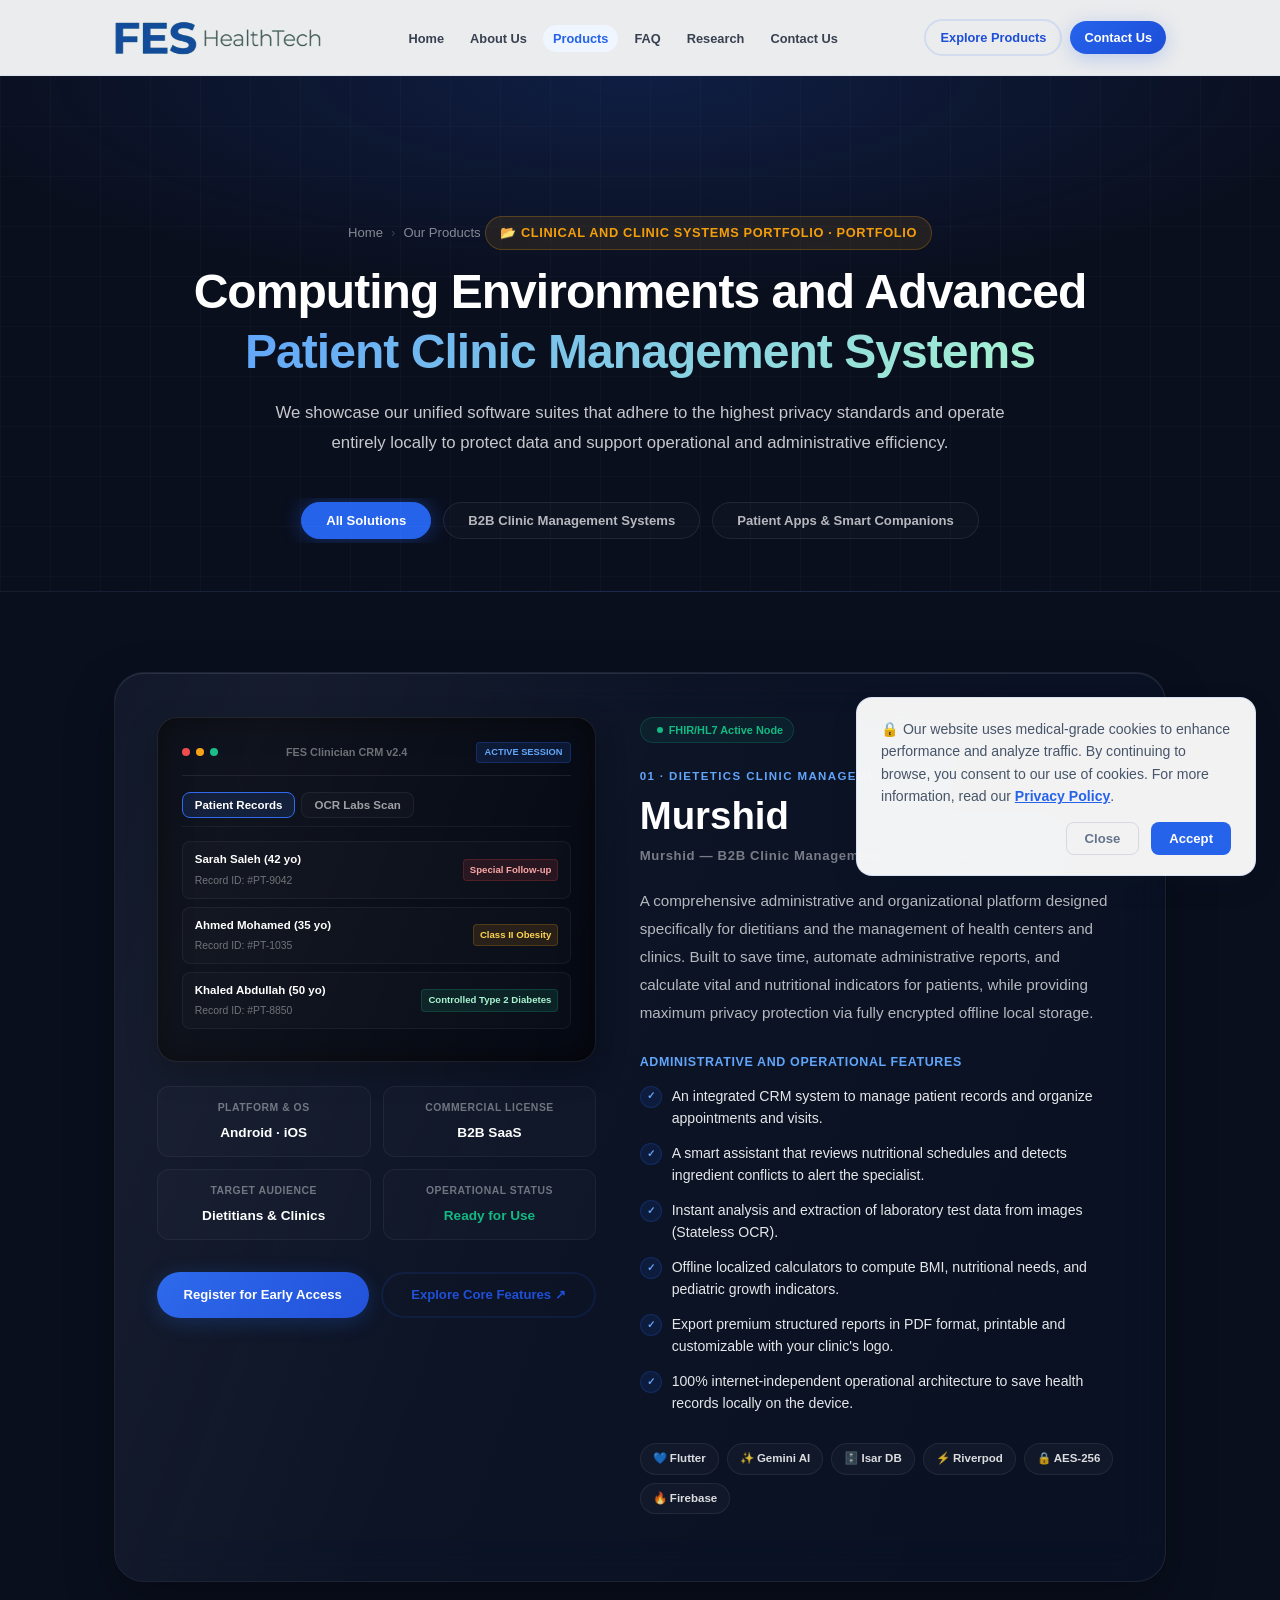
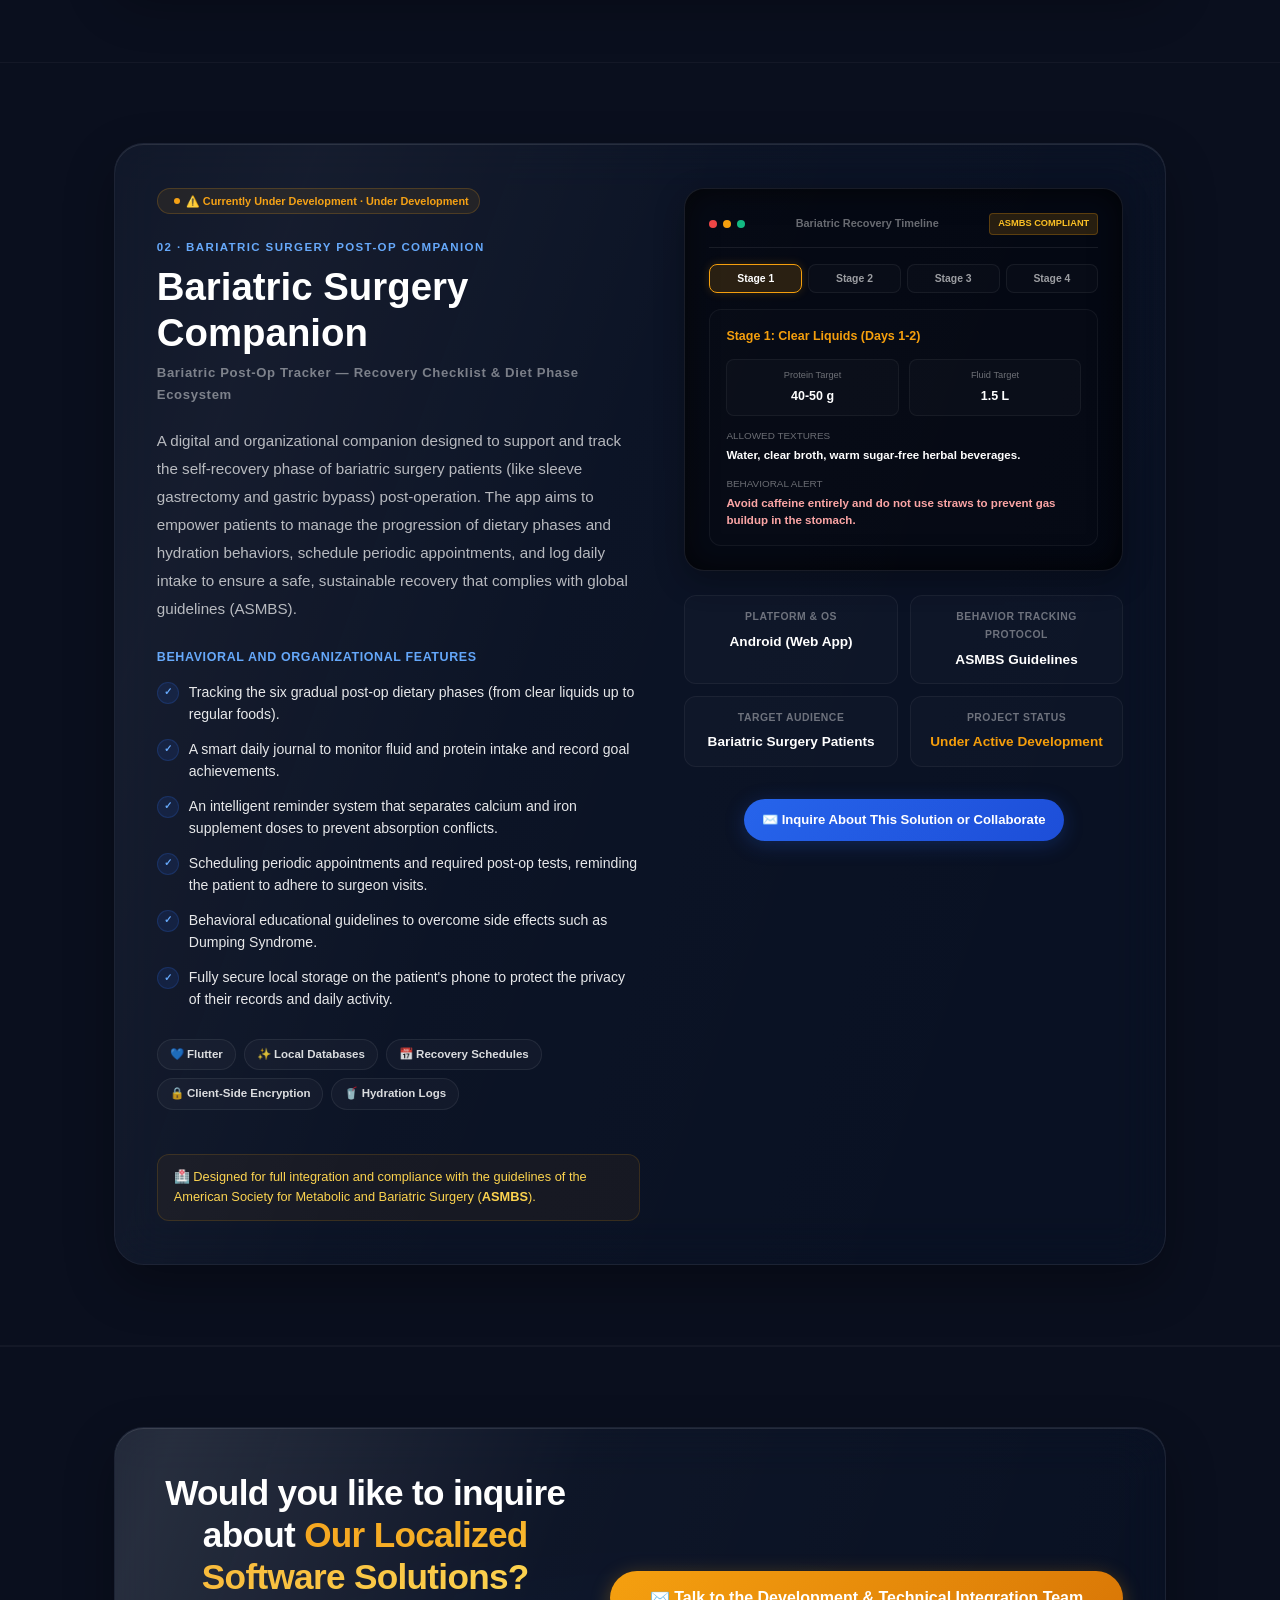
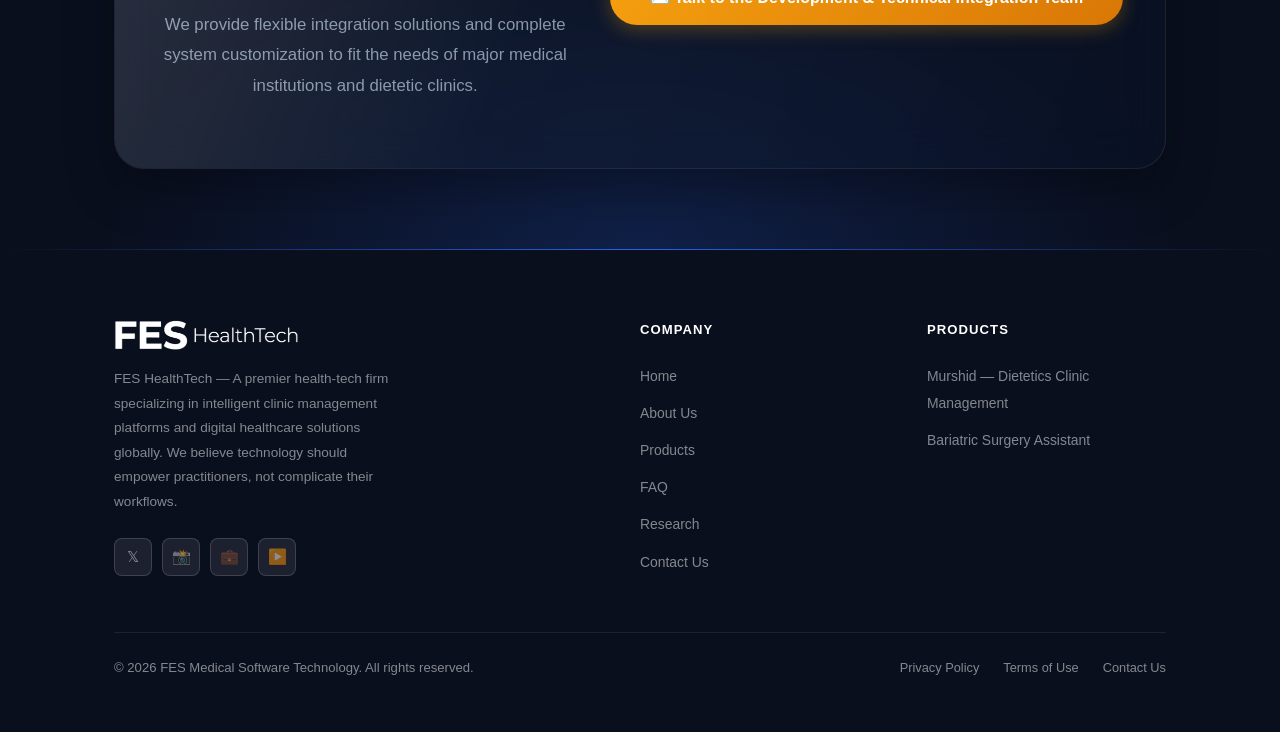
<file: pages/portfolio.html>
<!DOCTYPE html>
<html lang="en" dir="ltr">
<head>
  <meta charset="UTF-8" />
  <meta name="viewport" content="width=device-width, initial-scale=1.0" />
  <meta name="description" content="FES HealthTech Products and Systems Portfolio — Edge computing environments and B2B clinic and patient management solutions." />
  <title>Our Products and Software Systems | FES HealthTech</title>
  <link rel="stylesheet" href="../style.css" />
  <link rel="icon" type="image/webp" href="../assets/favicon.webp" />

  <style>
    /* ════════════════════════════════════════
       FES HealthTech — Rebuilt Portfolio CSS
       Clinical Luxury & High-Fidelity Showcase
       ════════════════════════════════════════ */
    /* Force Dark Clinical Luxury Theme & High Contrast */
    body, html, .portfolio-page {
      background-color: var(--navy) !important;
      background: var(--navy) !important;
      color: #ffffff !important;
      font-family: var(--font-arabic);
    }

    /* Reset background overrides from style.css for sections */
    .portfolio-app-section {
      background: transparent !important;
      background-color: transparent !important;
      border-bottom: 1px solid rgba(255, 255, 255, 0.04) !important;
    }

    /* High-contrast text color overrides inside portfolio info */
    .c-portfolio-info .c-info-desc {
      color: rgba(255, 255, 255, 0.7) !important;
    }
    .c-portfolio-info .c-info-feature-item {
      color: rgba(255, 255, 255, 0.9) !important;
    }
    .c-portfolio-info .c-info-subheading {
      color: var(--primary-light) !important;
    }
    .c-portfolio-info .c-info-title {
      color: #ffffff !important;
    }
    .c-portfolio-info .c-info-title-en {
      color: rgba(255, 255, 255, 0.45) !important;
    }

    .portfolio-page-header {
      padding: calc(var(--nav-height) + 64px) 0 48px;
      position: relative;
      background: var(--navy);
      background-image: radial-gradient(ellipse 80% 60% at 50% 0%, rgba(37,99,235,0.18) 0%, transparent 70%);
      overflow: hidden;
      border-bottom: 1px solid rgba(255,255,255,0.05);
      text-align: center;
    }

    .portfolio-page-header::before {
      content: '';
      position: absolute;
      inset: 0;
      background-image:
        linear-gradient(rgba(255,255,255,0.02) 1px, transparent 1px),
        linear-gradient(90deg, rgba(255,255,255,0.02) 1px, transparent 1px);
      background-size: 50px 50px;
      pointer-events: none;
    }

    /* Breadcrumbs */
    .page-breadcrumb {
      display: inline-flex;
      align-items: center;
      gap: 8px;
      font-size: 0.82rem;
      color: var(--navy-muted);
      margin-bottom: 16px;
    }
    .page-breadcrumb a {
      color: var(--navy-muted);
      transition: var(--transition);
    }
    .page-breadcrumb a:hover {
      color: var(--primary-light);
    }
    .page-breadcrumb-sep {
      color: rgba(255,255,255,0.2);
    }

    .page-hero-eyebrow {
      font-size: 0.8rem;
      font-weight: 700;
      color: var(--accent);
      letter-spacing: 0.05em;
      text-transform: uppercase;
      margin-bottom: 12px;
    }

    .page-hero-title {
      font-size: clamp(1.8rem, 4.5vw, 3rem);
      font-weight: 900;
      color: #fff;
      line-height: 1.25;
      margin-bottom: 16px;
    }
    .page-hero-title span {
      background: linear-gradient(135deg, var(--primary-light) 0%, #a7f3d0 100%);
      -webkit-background-clip: text;
      -webkit-text-fill-color: transparent;
      background-clip: text;
    }

    .page-hero-subtitle {
      font-size: 1.05rem;
      color: var(--navy-text);
      max-width: 750px;
      line-height: 1.8;
      opacity: 0.9;
    }

    /* Interactive Filter Bar with Mobile Touch-Scroll */
    .c-filter-bar {
      display: flex;
      justify-content: center;
      gap: 12px;
      margin: 40px auto 0;
      max-width: 900px;
      padding: 4px 24px;
      overflow-x: auto;
      -webkit-overflow-scrolling: touch;
      scrollbar-width: none; /* Firefox */
    }

    .c-filter-bar::-webkit-scrollbar {
      display: none; /* Chrome/Safari */
    }

    .c-filter-btn {
      background: rgba(255, 255, 255, 0.02);
      border: 1px solid rgba(255, 255, 255, 0.08);
      color: rgba(255, 255, 255, 0.7);
      padding: 10px 24px;
      border-radius: var(--radius-full);
      font-size: 0.82rem;
      font-weight: 700;
      cursor: pointer;
      white-space: nowrap;
      transition: all 0.4s cubic-bezier(0.16, 1, 0.3, 1);
      flex-shrink: 0;
    }

    .c-filter-btn:hover {
      border-color: rgba(255, 255, 255, 0.2);
      color: #fff;
      background: rgba(255, 255, 255, 0.05);
    }

    .c-filter-btn.active {
      background: var(--primary) !important;
      border-color: var(--primary) !important;
      color: #fff !important;
      box-shadow: 0 0 20px rgba(37, 99, 235, 0.4);
    }

    /* Product Section */
    .c-portfolio-section {
      padding: 80px 0;
      position: relative;
      border-bottom: 1px solid rgba(255, 255, 255, 0.04);
    }
    
    .c-portfolio-section:last-of-type {
      border-bottom: none;
    }

    .c-portfolio-card {
      background: rgba(10, 20, 42, 0.45) !important;
      backdrop-filter: blur(24px);
      -webkit-backdrop-filter: blur(24px);
      border: 1px solid rgba(255, 255, 255, 0.08);
      border-radius: 32px;
      padding: 48px;
      max-width: 1200px;
      margin: 0 auto;
      box-shadow: 0 30px 70px rgba(0,0,0,0.4);
      display: grid;
      grid-template-columns: 1fr 1.1fr;
      gap: 48px;
      align-items: start;
      position: relative;
      overflow: hidden;
      transition: all 0.5s cubic-bezier(0.16, 1, 0.3, 1);
    }

    .c-portfolio-card::after {
      content: '';
      position: absolute;
      top: 0; left: -100%;
      width: 200%; height: 100%;
      background: linear-gradient(
        90deg,
        transparent 0%,
        rgba(255, 255, 255, 0.01) 30%,
        rgba(255, 255, 255, 0.05) 50%,
        rgba(255, 255, 255, 0.01) 70%,
        transparent 100%
      );
      transform: skewX(-20deg);
      transition: transform 0.8s ease;
      pointer-events: none;
      z-index: 1;
    }

    .c-portfolio-card:hover::after {
      transform: translate(100%, 0) skewX(-20deg);
    }

    .c-portfolio-card:hover {
      border-color: rgba(96, 165, 250, 0.3);
      box-shadow: 0 40px 90px rgba(37, 99, 235, 0.15);
    }

    .c-portfolio-card.reverse {
      grid-template-columns: 1.1fr 1fr;
    }

    .c-portfolio-card.reverse .c-portfolio-visual {
      order: 2;
    }

    .c-portfolio-card.reverse .c-portfolio-info {
      order: 1;
    }

    /* Visual Widget Columns */
    .c-portfolio-visual {
      display: flex;
      flex-direction: column;
      align-items: center;
      gap: 24px;
      width: 100%;
    }

    /* Visual HTML/CSS Widgets */
    .c-widget-container {
      background: #030712;
      border: 1px solid rgba(255, 255, 255, 0.08);
      border-radius: 20px;
      width: 100%;
      min-height: 340px;
      box-shadow: inset 0 0 30px rgba(0,0,0,0.8), 0 10px 30px rgba(0,0,0,0.3);
      padding: 24px;
      position: relative;
      overflow: hidden;
      display: flex;
      flex-direction: column;
    }

    /* Specifications */
    .c-spec-grid {
      display: grid;
      grid-template-columns: 1fr 1fr;
      gap: 12px;
      width: 100%;
    }

    .c-spec-item {
      background: rgba(255, 255, 255, 0.02);
      border: 1px solid rgba(255, 255, 255, 0.05);
      border-radius: 12px;
      padding: 12px 16px;
      text-align: center;
    }

    .c-spec-label {
      font-size: 0.65rem;
      font-weight: 700;
      color: rgba(255, 255, 255, 0.4);
      text-transform: uppercase;
      letter-spacing: 0.05em;
      margin-bottom: 4px;
    }

    .c-spec-value {
      font-size: 0.85rem;
      font-weight: 800;
      color: #fff;
    }

    /* Info Columns */
    .c-portfolio-info {
      display: flex;
      flex-direction: column;
    }

    .c-info-number {
      font-size: 0.72rem;
      font-weight: 800;
      color: var(--primary-light);
      text-transform: uppercase;
      letter-spacing: 0.12em;
      margin-bottom: 6px;
      font-family: var(--font-english);
      margin-top: 10px;
    }

    .c-info-title {
      font-size: clamp(1.8rem, 3.5vw, 2.4rem);
      font-weight: 900;
      color: #fff;
      line-height: 1.2;
      margin-bottom: 6px;
    }

    .c-info-title-en {
      font-size: 0.82rem;
      font-weight: 700;
      color: rgba(255, 255, 255, 0.4);
      letter-spacing: 0.05em;
      font-family: var(--font-english);
      margin-bottom: 20px;
    }

    .c-info-desc {
      font-size: 0.95rem;
      color: rgba(148, 163, 184, 0.9);
      line-height: 1.85;
      margin-bottom: 24px;
    }

    .c-info-subheading {
      font-size: 0.78rem;
      font-weight: 800;
      color: #fff;
      letter-spacing: 0.05em;
      text-transform: uppercase;
      margin-bottom: 12px;
    }

    .c-info-features {
      display: flex;
      flex-direction: column;
      gap: 12px;
      margin-bottom: 28px;
    }

    .c-info-feature-item {
      display: flex;
      align-items: flex-start;
      gap: 10px;
      font-size: 0.88rem;
      color: rgba(255, 255, 255, 0.85);
      line-height: 1.6;
    }

    .c-info-feature-icon {
      width: 22px; height: 22px;
      background: rgba(37, 99, 235, 0.12);
      border: 1px solid rgba(37, 99, 235, 0.2);
      color: var(--primary-light);
      border-radius: 50%;
      display: inline-flex;
      align-items: center;
      justify-content: center;
      font-size: 0.65rem;
      font-weight: 800;
      flex-shrink: 0;
      margin-top: 1px;
    }

    .c-info-tags {
      display: flex;
      flex-wrap: wrap;
      gap: 8px;
      margin-bottom: 24px;
    }

    .c-info-tag {
      background: rgba(255, 255, 255, 0.03);
      border: 1px solid rgba(255, 255, 255, 0.07);
      padding: 5px 12px;
      border-radius: var(--radius-full);
      font-size: 0.72rem;
      font-weight: 700;
      color: rgba(255, 255, 255, 0.85);
      font-family: var(--font-english);
    }

    .c-info-compliance {
      background: rgba(245, 158, 11, 0.05);
      border: 1px solid rgba(245, 158, 11, 0.15);
      border-radius: 12px;
      padding: 12px 16px;
      font-size: 0.8rem;
      color: #FCD34D;
      line-height: 1.6;
    }

    .c-node-status {
      display: inline-flex;
      align-items: center;
      gap: 6px;
      font-size: 0.68rem;
      font-weight: 700;
      color: #10B981;
      background: rgba(16, 185, 129, 0.08);
      border: 1px solid rgba(16, 185, 129, 0.2);
      padding: 3px 10px;
      border-radius: 99px;
      margin-bottom: 14px;
      font-family: var(--font-english);
      width: fit-content;
    }

    .c-pulse-dot {
      width: 6px;
      height: 6px;
      background: #10B981;
      border-radius: 50%;
      animation: pulse 1.6s infinite;
    }

    @keyframes pulse {
      0% { transform: scale(0.95); box-shadow: 0 0 0 0 rgba(16, 185, 129, 0.7); }
      70% { transform: scale(1); box-shadow: 0 0 0 5px rgba(16, 185, 129, 0); }
      100% { transform: scale(0.95); box-shadow: 0 0 0 0 rgba(16, 185, 129, 0); }
    }

    /* ════════════════════════════════════════
       HIGH-FIDELITY SIMULATION WIDGETS
       ════════════════════════════════════════ */
    
    /* Mock OS/Window Header Style */
    .w-window-header {
      display: flex;
      align-items: center;
      justify-content: space-between;
      border-bottom: 1px solid rgba(255, 255, 255, 0.08);
      padding-bottom: 12px;
      margin-bottom: 16px;
    }
    .w-dots {
      display: flex;
      gap: 6px;
    }
    .w-dot {
      width: 8px;
      height: 8px;
      border-radius: 50%;
    }
    .w-dot.red { background: #EF4444; }
    .w-dot.yellow { background: #F59E0B; }
    .w-dot.green { background: #10B981; }
    
    .w-title {
      font-size: 0.68rem;
      color: rgba(255, 255, 255, 0.4);
      font-family: var(--font-english);
      font-weight: 600;
    }

    .w-badge {
      font-size: 0.58rem;
      background: rgba(37, 99, 235, 0.15);
      border: 1px solid rgba(37, 99, 235, 0.25);
      color: var(--primary-light);
      padding: 2px 8px;
      border-radius: 4px;
      font-weight: 700;
      font-family: var(--font-english);
    }

    /* 1. Murshid CRM Interactive Widget */
    .w-tabs {
      display: flex;
      gap: 6px;
      margin-bottom: 14px;
      border-bottom: 1px solid rgba(255, 255, 255, 0.05);
      padding-bottom: 8px;
      overflow-x: auto;
      scrollbar-width: none;
    }
    .w-tabs::-webkit-scrollbar { display: none; }
    .w-tab {
      background: rgba(255, 255, 255, 0.02);
      border: 1px solid rgba(255, 255, 255, 0.06);
      color: rgba(255, 255, 255, 0.6);
      padding: 6px 12px;
      border-radius: 8px;
      font-size: 0.72rem;
      font-weight: 600;
      transition: var(--transition);
      white-space: nowrap;
      cursor: pointer;
    }
    .w-tab:hover {
      color: #fff;
      background: rgba(255, 255, 255, 0.05);
      border-color: rgba(255, 255, 255, 0.15);
    }
    .w-tab.active {
      background: rgba(37, 99, 235, 0.15);
      border-color: var(--primary);
      color: #fff;
    }

    .w-screen-content {
      flex-grow: 1;
      display: flex;
      flex-direction: column;
      justify-content: center;
    }

    .murshid-patient-row {
      display: flex;
      justify-content: space-between;
      align-items: center;
      background: rgba(255,255,255,0.02);
      border: 1px solid rgba(255,255,255,0.05);
      border-radius: 8px;
      padding: 8px 12px;
      margin-bottom: 8px;
      font-size: 0.72rem;
    }
    .murshid-patient-info {
      display: flex;
      flex-direction: column;
      gap: 2px;
    }
    .murshid-p-name { font-weight: 700; color: #fff; }
    .murshid-p-meta { color: rgba(255,255,255,0.4); font-size: 0.65rem; }
    .murshid-p-badge {
      font-size: 0.6rem;
      padding: 2px 6px;
      border-radius: 4px;
      font-weight: 700;
    }
    .murshid-p-badge.critical { background: rgba(239, 68, 68, 0.12); color: #FCA5A5; border: 1px solid rgba(239, 68, 68, 0.2); }
    .murshid-p-badge.warning { background: rgba(245, 158, 11, 0.12); color: #FCD34D; border: 1px solid rgba(245, 158, 11, 0.2); }
    .murshid-p-badge.safe { background: rgba(16, 185, 129, 0.12); color: #A7F3D0; border: 1px solid rgba(16, 185, 129, 0.2); }

    /* OCR Scan Animation */
    .ocr-scanner-box {
      border: 1px dashed rgba(255, 255, 255, 0.15);
      border-radius: 10px;
      padding: 16px;
      position: relative;
      overflow: hidden;
      background: rgba(255, 255, 255, 0.01);
      margin-bottom: 10px;
    }
    .ocr-scan-line {
      position: absolute;
      top: 0; left: 0; right: 0;
      height: 2px;
      background: var(--primary-light);
      box-shadow: 0 0 10px var(--primary-light);
      animation: scanEffect 3s infinite linear;
    }
    @keyframes scanEffect {
      0% { top: 0%; }
      50% { top: 100%; }
      100% { top: 0%; }
    }
    .ocr-report-text {
      font-family: var(--font-english);
      font-size: 0.68rem;
      color: rgba(255,255,255,0.6);
      line-height: 1.6;
    }

    /* AI Chat Simulation */
    .chat-sim {
      display: flex;
      flex-direction: column;
      gap: 10px;
      background: rgba(255,255,255,0.01);
      border-radius: 12px;
      padding: 12px;
      max-height: 200px;
      overflow-y: auto;
    }
    .chat-bubble {
      padding: 8px 12px;
      border-radius: 12px;
      font-size: 0.72rem;
      line-height: 1.5;
      max-width: 85%;
    }
    .chat-bubble.user {
      background: rgba(255, 255, 255, 0.06);
      color: #fff;
      align-self: flex-start;
      border-bottom-left-radius: 2px;
    }
    .chat-bubble.ai {
      background: rgba(37, 99, 235, 0.1);
      color: #E0F2FE;
      align-self: flex-end;
      border-bottom-right-radius: 2px;
      border: 1px solid rgba(37, 99, 235, 0.15);
    }

    /* 4. Bariatric Recovery Guide Timeline Widget */
    .bg-timeline {
      display: grid;
      grid-template-columns: repeat(4, 1fr);
      gap: 6px;
      margin-bottom: 16px;
      position: relative;
    }
    .bg-step-btn {
      background: rgba(255, 255, 255, 0.02);
      border: 1px solid rgba(255, 255, 255, 0.06);
      color: rgba(255, 255, 255, 0.6);
      padding: 8px 4px;
      border-radius: 8px;
      font-size: 0.65rem;
      font-weight: 700;
      text-align: center;
      cursor: pointer;
      transition: var(--transition);
    }
    .bg-step-btn:hover {
      color: #fff;
      background: rgba(255, 255, 255, 0.05);
    }
    .bg-step-btn.active {
      background: rgba(245, 158, 11, 0.15);
      border-color: #F59E0B;
      color: #fff;
      box-shadow: 0 0 10px rgba(245, 158, 11, 0.2);
    }

    .bg-info-card {
      background: rgba(255,255,255,0.01);
      border-radius: 12px;
      padding: 16px;
      border: 1px solid rgba(255,255,255,0.05);
      flex-grow: 1;
      display: flex;
      flex-direction: column;
      gap: 12px;
      transition: all 0.4s ease;
    }
    .bg-target-row {
      display: grid;
      grid-template-columns: 1fr 1fr;
      gap: 10px;
    }
    .bg-target-pill {
      background: rgba(255,255,255,0.02);
      border: 1px solid rgba(255,255,255,0.05);
      border-radius: 8px;
      padding: 8px;
      text-align: center;
    }
    .bg-target-title { font-size: 0.58rem; color: rgba(255,255,255,0.4); margin-bottom: 2px; }
    .bg-target-val { font-size: 0.78rem; font-weight: 800; color: #fff; }
    .nd-label { font-size: 0.62rem; color: rgba(255,255,255,0.4); text-transform: uppercase; margin-bottom: 2px; }
    .nd-value { font-size: 0.72rem; color: #fff; font-weight: 600; line-height: 1.5; }

    /* App Links */
    .app-links {
      display: flex;
      gap: 12px;
      width: 100%;
      margin-top: 8px;
    }
    .app-links .btn {
      flex: 1;
      text-align: center;
      padding: 12px 16px;
      font-size: 0.82rem;
    }

    /* ════════════════════════════════════════
       RESPONSIVE DESIGN & OVERRIDES
       ════════════════════════════════════════ */
    .contact-cta-inner {
      padding: 48px;
      border-radius: 32px;
      text-align: center;
      box-shadow: 0 30px 70px rgba(0,0,0,0.4);
      border: 1px solid rgba(255, 255, 255, 0.08);
      position: relative;
      overflow: hidden;
    }

    @media (max-width: 992px) {
      .portfolio-page-header {
        padding: calc(var(--nav-height) + 40px) 0 32px;
      }
      .c-portfolio-card,
      .c-portfolio-card.reverse {
        display: flex;
        flex-direction: column;
        gap: 32px;
        padding: 32px 24px;
        border-radius: 24px;
      }
      /* Ensure text info is placed BEFORE the interactive widgets on mobile */
      .c-portfolio-info {
        order: 1;
      }
      .c-portfolio-visual {
        order: 2;
        gap: 20px;
        width: 100%;
      }
      
      /* CTA Column Override */
      .contact-cta-inner {
        flex-direction: column !important;
        align-items: center !important;
        text-align: center !important;
        gap: 28px !important;
      }
      .contact-cta-text {
        text-align: center !important;
        width: 100% !important;
      }
      .contact-cta-text .section-title {
        text-align: center !important;
      }
      .contact-cta-text .section-subtitle {
        margin: 0 auto !important;
        text-align: center !important;
      }
      .contact-cta-actions {
        width: 100% !important;
        align-items: center !important;
        justify-content: center !important;
        flex-direction: column !important;
      }
    }

    @media (max-width: 768px) {
      .c-filter-bar {
        justify-content: flex-start;
        padding: 4px 16px;
      }
      .c-portfolio-section {
        padding: 60px 0;
      }
      .contact-cta-inner {
        padding: 32px 24px !important;
        border-radius: 24px !important;
      }
    }

    @media (max-width: 576px) {
      .container {
        padding: 0 16px !important;
      }
      .c-portfolio-card {
        padding: 24px 16px !important;
        border-radius: 20px !important;
        gap: 24px;
      }
      .c-widget-container {
        padding: 16px !important;
        min-height: auto;
      }
      .c-spec-grid {
        grid-template-columns: 1fr;
        gap: 8px;
      }
      .app-links {
        flex-direction: column;
        gap: 8px;
      }
      .app-links .btn {
        width: 100%;
        white-space: normal !important;
        text-align: center;
      }
      .bg-timeline {
        grid-template-columns: repeat(2, 1fr);
        gap: 6px;
      }
      
      /* Specific fixes for Murshid widget rows and cards on mobile */
      .murshid-patient-row {
        flex-direction: column;
        align-items: flex-start !important;
        gap: 8px !important;
        padding: 10px 12px !important;
        flex-wrap: wrap;
      }
      .murshid-p-badge {
        align-self: flex-start !important;
      }
      .w-tab {
        padding: 6px 10px !important;
        font-size: 0.68rem !important;
      }
      
      /* Specific fixes for CTA card on mobile */
      .contact-cta-inner {
        padding: 24px 16px !important;
        border-radius: 20px !important;
        flex-direction: column !important;
        align-items: center !important;
        text-align: center !important;
        gap: 20px !important;
      }
      .contact-cta-text h2 {
        font-size: 1.35rem !important;
        text-align: center !important;
        margin: 0 auto 10px !important;
      }
      .contact-cta-text p {
        font-size: 0.85rem !important;
        line-height: 1.6 !important;
        text-align: center !important;
        margin: 0 auto !important;
      }
      .btn-xl {
        padding: 12px 20px !important;
        font-size: 0.88rem !important;
        white-space: normal !important;
        line-height: 1.5 !important;
        width: 100% !important;
        max-width: 320px;
        margin: 0 auto;
        justify-content: center;
        display: inline-flex !important;
      }
    }

    @media (max-width: 400px) {
      .c-info-title {
        font-size: 1.5rem !important;
      }
    }
  </style>
</head>
<body class="portfolio-page">

  <div id="navbar-placeholder"></div>

  <!-- Page Hero -->
  <section class="portfolio-page-header">
    <div class="container page-hero-content">
      <nav class="page-breadcrumb" aria-label="Breadcrumb">
        <a href="../index.html">Home</a>
        <span class="page-breadcrumb-sep">›</span>
        <span>Our Products</span>
      </nav>
      <div class="page-hero-eyebrow">📂 CLINICAL AND CLINIC SYSTEMS PORTFOLIO · PORTFOLIO</div>
      <h1 class="page-hero-title">
        Computing Environments and Advanced<br />
        <span>Patient Clinic Management Systems</span>
      </h1>
      <p class="page-hero-subtitle" style="margin: 0 auto;">
        We showcase our unified software suites that adhere to the highest privacy standards and operate entirely locally to protect data and support operational and administrative efficiency.
      </p>
    </div>

    <!-- Category Filter Bar (Horizontal scroll enabled on mobile) -->
    <div class="c-filter-bar">
      <button class="c-filter-btn active" data-filter="all">All Solutions</button>
      <button class="c-filter-btn" data-filter="clinician">B2B Clinic Management Systems</button>
      <button class="c-filter-btn" data-filter="patient">Patient Apps & Smart Companions</button>
    </div>
  </section>

  <!-- ================================================
       APP 1 — MURSHID (dietetic CRM)
       ================================================ -->
  <section class="c-portfolio-section portfolio-app-section" id="murshid" data-category="clinician" aria-label="Murshid App">
    <div class="container">
      <div class="c-portfolio-card c-clinical-glass reveal">

        <div class="c-portfolio-visual">
          
          <!-- Interactive Widget mockup -->
          <div class="c-widget-container">
            <div class="w-window-header">
              <div class="w-dots">
                <div class="w-dot red"></div>
                <div class="w-dot yellow"></div>
                <div class="w-dot green"></div>
              </div>
              <span class="w-title">FES Clinician CRM v2.4</span>
              <span class="w-badge">ACTIVE SESSION</span>
            </div>
            
            <div class="w-tabs">
              <button class="w-tab active" data-tab="records" onclick="switchMurshidTab(this, 'records')">Patient Records</button>
              <button class="w-tab" data-tab="ocr" onclick="switchMurshidTab(this, 'ocr')">OCR Labs Scan</button>
            </div>

            <div class="w-screen-content" id="murshid-screen-container">
              <!-- Screen 1: Patients List -->
              <div id="murshid-records" class="murshid-tab-content">
                <div class="murshid-patient-row">
                  <div class="murshid-patient-info">
                    <span class="murshid-p-name">Sarah Saleh (42 yo)</span>
                    <span class="murshid-p-meta">Record ID: #PT-9042</span>
                  </div>
                  <span class="murshid-p-badge critical">Special Follow-up</span>
                </div>
                <div class="murshid-patient-row">
                  <div class="murshid-patient-info">
                    <span class="murshid-p-name">Ahmed Mohamed (35 yo)</span>
                    <span class="murshid-p-meta">Record ID: #PT-1035</span>
                  </div>
                  <span class="murshid-p-badge warning">Class II Obesity</span>
                </div>
                <div class="murshid-patient-row">
                  <div class="murshid-patient-info">
                    <span class="murshid-p-name">Khaled Abdullah (50 yo)</span>
                    <span class="murshid-p-meta">Record ID: #PT-8850</span>
                  </div>
                  <span class="murshid-p-badge safe">Controlled Type 2 Diabetes</span>
                </div>
              </div>

              <!-- Screen 2: OCR Scanner -->
              <div id="murshid-ocr" class="murshid-tab-content" style="display: none;">
                <div class="ocr-scanner-box">
                  <div class="ocr-scan-line"></div>
                  <div class="ocr-report-text">
                    [ANALYSIS SCANNING IN PROGRESS...]<br>
                    PATIENT ID: PT-9042<br>
                    eGFR (CKD-EPI) : 42 mL/min/1.73m² (Low)<br>
                    S-Creatinine : 1.8 mg/dL (High)<br>
                    Serum Potassium : 4.8 mEq/L (Normal)
                  </div>
                </div>
                <div style="font-size:0.6rem; color:#A7F3D0; font-weight:700; text-align:center;">
                  ✓ Lab text successfully extracted to memory and indicators imported.
                </div>
              </div>
            </div>
          </div>

          <div class="c-spec-grid">
            <div class="c-spec-item">
              <div class="c-spec-label">Platform & OS</div>
              <div class="c-spec-value">Android · iOS</div>
            </div>
            <div class="c-spec-item">
              <div class="c-spec-label">Commercial License</div>
              <div class="c-spec-value">B2B SaaS</div>
            </div>
            <div class="c-spec-item">
              <div class="c-spec-label">Target Audience</div>
              <div class="c-spec-value">Dietitians & Clinics</div>
            </div>
            <div class="c-spec-item">
              <div class="c-spec-label">Operational Status</div>
              <div class="c-spec-value" style="color:#10B981;">Ready for Use</div>
            </div>
          </div>

          <div class="app-links">
            <a href="contact.html?product=murshid" class="btn btn-primary">Register for Early Access</a>
            <a href="../index.html#flagship" class="btn btn-outline">Explore Core Features ↗</a>
          </div>
        </div>

        <div class="c-portfolio-info">
          <div class="c-node-status">
            <span class="c-pulse-dot"></span>
            FHIR/HL7 Active Node
          </div>
          <div class="c-info-number">01 · Dietetics Clinic Management OS</div>
          <h2 class="c-info-title">Murshid</h2>
          <div class="c-info-title-en">Murshid — B2B Clinic Management & Offline Dietetics CRM</div>

          <p class="c-info-desc">
            A comprehensive administrative and organizational platform designed specifically for dietitians and the management of health centers and clinics. Built to save time, automate administrative reports, and calculate vital and nutritional indicators for patients, while providing maximum privacy protection via fully encrypted offline local storage.
          </p>

          <div class="c-info-subheading">Administrative and Operational Features</div>
          <div class="c-info-features">
            <div class="c-info-feature-item">
              <span class="c-info-feature-icon">✓</span>
              An integrated CRM system to manage patient records and organize appointments and visits.
            </div>
            <div class="c-info-feature-item">
              <span class="c-info-feature-icon">✓</span>
              A smart assistant that reviews nutritional schedules and detects ingredient conflicts to alert the specialist.
            </div>
            <div class="c-info-feature-item">
              <span class="c-info-feature-icon">✓</span>
              Instant analysis and extraction of laboratory test data from images (Stateless OCR).
            </div>
            <div class="c-info-feature-item">
              <span class="c-info-feature-icon">✓</span>
              Offline localized calculators to compute BMI, nutritional needs, and pediatric growth indicators.
            </div>
            <div class="c-info-feature-item">
              <span class="c-info-feature-icon">✓</span>
              Export premium structured reports in PDF format, printable and customizable with your clinic's logo.
            </div>
            <div class="c-info-feature-item">
              <span class="c-info-feature-icon">✓</span>
              100% internet-independent operational architecture to save health records locally on the device.
            </div>
          </div>

          <div class="c-info-tags">
            <span class="c-info-tag">💙 Flutter</span>
            <span class="c-info-tag">✨ Gemini AI</span>
            <span class="c-info-tag">🗄️ Isar DB</span>
            <span class="c-info-tag">⚡ Riverpod</span>
            <span class="c-info-tag">🔒 AES-256</span>
            <span class="c-info-tag">🔥 Firebase</span>
          </div>
        </div>

      </div>
    </div>
  </section>

  <!-- ================================================
       APP 2 — BARIATRIC POST-OP TRACKER (Patient Companion)
       ================================================ -->
  <section class="c-portfolio-section portfolio-app-section" id="bariatric" data-category="patient" aria-label="Bariatric Surgery Assistant">
    <div class="container">
      <div class="c-portfolio-card c-clinical-glass reveal reverse">

        <div class="c-portfolio-visual">
          
          <!-- Interactive Widget mockup -->
          <div class="c-widget-container">
            <div class="w-window-header">
              <div class="w-dots">
                <div class="w-dot red"></div>
                <div class="w-dot yellow"></div>
                <div class="w-dot green"></div>
              </div>
              <span class="w-title">Bariatric Recovery Timeline</span>
              <span class="w-badge" style="background:rgba(245,158,11,0.15); border-color:rgba(245,158,11,0.25); color:#FBBF24;">ASMBS COMPLIANT</span>
            </div>

            <div class="w-screen-content">
              <div class="bg-timeline">
                <button class="bg-step-btn active" id="bg-step-1" onclick="switchBariatric(1)">Stage 1</button>
                <button class="bg-step-btn" id="bg-step-2" onclick="switchBariatric(2)">Stage 2</button>
                <button class="bg-step-btn" id="bg-step-3" onclick="switchBariatric(3)">Stage 3</button>
                <button class="bg-step-btn" id="bg-step-4" onclick="switchBariatric(4)">Stage 4</button>
              </div>

              <div class="bg-info-card" id="bg-card">
                <!-- Injected dynamically by script -->
                <div style="font-weight: 800; font-size: 0.78rem; color: #F59E0B;">Stage 1: Clear Liquids (Days 1-2)</div>
                <div class="bg-target-row">
                  <div class="bg-target-pill">
                    <div class="bg-target-title">Protein Target</div>
                    <div class="bg-target-val">40-50 g</div>
                  </div>
                  <div class="bg-target-pill">
                    <div class="bg-target-title">Fluid Target</div>
                    <div class="bg-target-val">1.5 L</div>
                  </div>
                </div>
                <div>
                  <div class="nd-label">Allowed Textures</div>
                  <div class="nd-value">Water, clear broth, warm sugar-free herbal beverages.</div>
                </div>
                <div>
                  <div class="nd-label">Behavioral Alert</div>
                  <div class="nd-value" style="color:#FCA5A5;">Avoid caffeine entirely and do not use straws to prevent gas buildup in the stomach.</div>
                </div>
              </div>
            </div>
          </div>

          <div class="c-spec-grid">
            <div class="c-spec-item">
              <div class="c-spec-label">Platform & OS</div>
              <div class="c-spec-value">Android (Web App)</div>
            </div>
            <div class="c-spec-item">
              <div class="c-spec-label">Behavior Tracking Protocol</div>
              <div class="c-spec-value">ASMBS Guidelines</div>
            </div>
            <div class="c-spec-item">
              <div class="c-spec-label">Target Audience</div>
              <div class="c-spec-value">Bariatric Surgery Patients</div>
            </div>
            <div class="c-spec-item">
              <div class="c-spec-label">Project Status</div>
              <div class="c-spec-value" style="color:#F59E0B;">Under Active Development</div>
            </div>
          </div>

          <div class="app-links" style="justify-content: center;">
            <a href="contact.html?product=bariatric" class="btn btn-primary" style="flex: initial; width: 100%; max-width: 320px;">✉️ Inquire About This Solution or Collaborate</a>
          </div>
        </div>

        <div class="c-portfolio-info">
          <div class="c-node-status" style="color:#F59E0B; background:rgba(245,158,11,0.08); border-color:rgba(245,158,11,0.2);">
            <span class="c-pulse-dot" style="background:#F59E0B;"></span>
            ⚠️ Currently Under Development · Under Development
          </div>
          <div class="c-info-number">02 · Bariatric Surgery Post-Op Companion</div>
          <h2 class="c-info-title">Bariatric Surgery Companion</h2>
          <div class="c-info-title-en">Bariatric Post-Op Tracker — Recovery Checklist & Diet Phase Ecosystem</div>

          <p class="c-info-desc">
            A digital and organizational companion designed to support and track the self-recovery phase of bariatric surgery patients (like sleeve gastrectomy and gastric bypass) post-operation. The app aims to empower patients to manage the progression of dietary phases and hydration behaviors, schedule periodic appointments, and log daily intake to ensure a safe, sustainable recovery that complies with global guidelines (ASMBS).
          </p>

          <div class="c-info-subheading">Behavioral and Organizational Features</div>
          <div class="c-info-features">
            <div class="c-info-feature-item">
              <span class="c-info-feature-icon">✓</span>
              Tracking the six gradual post-op dietary phases (from clear liquids up to regular foods).
            </div>
            <div class="c-info-feature-item">
              <span class="c-info-feature-icon">✓</span>
              A smart daily journal to monitor fluid and protein intake and record goal achievements.
            </div>
            <div class="c-info-feature-item">
              <span class="c-info-feature-icon">✓</span>
              An intelligent reminder system that separates calcium and iron supplement doses to prevent absorption conflicts.
            </div>
            <div class="c-info-feature-item">
              <span class="c-info-feature-icon">✓</span>
              Scheduling periodic appointments and required post-op tests, reminding the patient to adhere to surgeon visits.
            </div>
            <div class="c-info-feature-item">
              <span class="c-info-feature-icon">✓</span>
              Behavioral educational guidelines to overcome side effects such as Dumping Syndrome.
            </div>
            <div class="c-info-feature-item">
              <span class="c-info-feature-icon">✓</span>
              Fully secure local storage on the patient's phone to protect the privacy of their records and daily activity.
            </div>
          </div>

          <div class="c-info-tags">
            <span class="c-info-tag">💙 Flutter</span>
            <span class="c-info-tag">✨ Local Databases</span>
            <span class="c-info-tag">📅 Recovery Schedules</span>
            <span class="c-info-tag">🔒 Client-Side Encryption</span>
            <span class="c-info-tag">🥤 Hydration Logs</span>
          </div>

          <div class="c-info-compliance" style="margin-top:20px;">
            🏥 Designed for full integration and compliance with the guidelines of the American Society for Metabolic and Bariatric Surgery (<strong>ASMBS</strong>).
          </div>
        </div>

      </div>
    </div>
  </section>

  <!-- CTA -->
  <section class="contact-cta-section" aria-label="Do you have a similar project" style="background:var(--navy); padding: 80px 0; border-top:1px solid rgba(255,255,255,0.04);">
    <div class="container">
      <div class="contact-cta-inner reveal c-clinical-glass">
        <div class="contact-cta-text" style="margin-bottom: 24px;">
          <h2 class="section-title section-title-dark" style="color:#fff; font-size:clamp(1.5rem, 3.5vw, 2.2rem);">
            Would you like to inquire about <span>Our Localized Software Solutions?</span>
          </h2>
          <p class="section-subtitle section-subtitle-dark" style="color:rgba(148, 163, 184, 0.9); margin-top:8px;">
            We provide flexible integration solutions and complete system customization to fit the needs of major medical institutions and dietetic clinics.
          </p>
        </div>
        <div class="contact-cta-actions">
          <a href="contact.html" class="btn btn-accent btn-xl">✉️ Talk to the Development & Technical Integration Team</a>
        </div>
      </div>
    </div>
  </section>

  <div id="footer-placeholder"></div>

  <script src="../components/components.js"></script>

  <!-- Interactive Portfolio JavaScript Filter & animations -->
  <script>
    // ════════════════════════════════════════
    // WIDGET 1: MURSHID CRM TABS SWITCHER
    // ════════════════════════════════════════
    function switchMurshidTab(button, tabId) {
      // Deactivate other tabs
      const container = button.closest('.c-widget-container');
      const tabs = container.querySelectorAll('.w-tab');
      tabs.forEach(tab => tab.classList.remove('active'));
      button.classList.add('active');

      // Hide all screen contents
      const contents = container.querySelectorAll('.murshid-tab-content');
      contents.forEach(content => content.style.display = 'none');

      // Show selected content
      const activeContent = container.querySelector('#murshid-' + tabId);
      if (activeContent) {
        activeContent.style.display = 'block';
      }
    }

    // ════════════════════════════════════════
    // WIDGET 2: BARIATRIC TIMELINE MANAGER
    // ════════════════════════════════════════
    const bariatricData = {
      1: {
        title: 'Stage 1: Clear Liquids (Days 1-2)',
        protein: '40-50 g',
        fluids: '1.5 L',
        foods: 'Water, clear broth, warm sugar-free herbal beverages.',
        warning: 'Avoid caffeine entirely and do not use straws to prevent gas buildup in the stomach.'
      },
      2: {
        title: 'Stage 2: Full Liquids (Days 3-14)',
        protein: '60-70 g',
        fluids: '1.5 L',
        foods: 'Diluted protein shake, skim milk, strained blended vegetable soup.',
        warning: 'Drink fluids very slowly and gradually (very small sips) to avoid choking and nausea.'
      },
      3: {
        title: 'Stage 3: Pureed Foods (Days 15-30)',
        protein: '60-80 g',
        fluids: '1.5 L',
        foods: 'Moist scrambled eggs, pureed white fish, canned tuna in water, mashed beans.',
        warning: 'Separate eating from drinking completely; do not drink fluids with meals, wait 30 minutes to prevent nausea.'
      },
      4: {
        title: 'Stage 4: Soft Foods (After Day 30)',
        protein: '60-80 g',
        fluids: '1.5 L',
        foods: 'Moist ground chicken, soft cooked vegetables, soft peeled fruits.',
        warning: 'Chew food thoroughly until it reaches a paste-like consistency before swallowing, and separate iron and calcium supplements by two hours.'
      }
    };

    function switchBariatric(stageNum) {
      const btns = document.querySelectorAll('.bg-step-btn');
      btns.forEach(btn => btn.classList.remove('active'));

      const activeBtn = document.getElementById('bg-step-' + stageNum);
      if (activeBtn) activeBtn.classList.add('active');

      const data = bariatricData[stageNum];
      const card = document.getElementById('bg-card');
      if (!data || !card) return;

      card.style.opacity = 0;
      card.style.transform = 'translateY(5px)';

      setTimeout(() => {
        card.innerHTML = `
          <div style="font-weight: 800; font-size: 0.78rem; color: #F59E0B;">${data.title}</div>
          <div class="bg-target-row">
            <div class="bg-target-pill">
              <div class="bg-target-title">Protein Target</div>
              <div class="bg-target-val">${data.protein}</div>
            </div>
            <div class="bg-target-pill">
              <div class="bg-target-title">Fluid Target</div>
              <div class="bg-target-val">${data.fluids}</div>
            </div>
          </div>
          <div>
            <div class="nd-label">Allowed Textures</div>
            <div class="nd-value">${data.foods}</div>
          </div>
          <div>
            <div class="nd-label">Behavioral Alert</div>
            <div class="nd-value" style="color:#FCA5A5;">${data.warning}</div>
          </div>
        `;
        card.style.opacity = 1;
        card.style.transform = 'translateY(0)';
      }, 200);
    }

    // ════════════════════════════════════════
    // PORTFOLIO FILTER SYSTEM
    // ════════════════════════════════════════
    document.addEventListener('DOMContentLoaded', () => {
      const filterBtns = document.querySelectorAll('.c-filter-btn');
      const appSections = document.querySelectorAll('.portfolio-app-section');

      if (filterBtns.length && appSections.length) {
        filterBtns.forEach(btn => {
          btn.addEventListener('click', () => {
            // Remove active classes
            filterBtns.forEach(b => b.classList.remove('active'));
            btn.classList.add('active');

            const filterValue = btn.getAttribute('data-filter');

            appSections.forEach(section => {
              const cat = section.getAttribute('data-category');
              if (filterValue === 'all' || cat === filterValue) {
                section.style.display = 'block';
                section.classList.add('revealed');
              } else {
                section.style.display = 'none';
              }
            });
          });
        });
      }

      // 3D Tilt Effect on Cards
      const cards = document.querySelectorAll('.c-portfolio-card');
      if (cards.length && window.innerWidth > 992) {
        cards.forEach(card => {
          card.addEventListener('mousemove', (e) => {
            const rect = card.getBoundingClientRect();
            const x = e.clientX - rect.left;
            const y = e.clientY - rect.top;
            const midX = rect.width / 2;
            const midY = rect.height / 2;
            const rotX = ((y - midY) / midY) * 3; // max 3 degrees
            const rotY = ((midX - x) / midX) * 3;
            card.style.transform = `perspective(1000px) rotateX(${rotX}deg) rotateY(${rotY}deg) translateY(-4px)`;
          });
          card.style.transition = 'transform 0.4s cubic-bezier(0.16, 1, 0.3, 1), border-color 0.4s, box-shadow 0.4s';
          card.addEventListener('mouseleave', () => {
            card.style.transform = '';
          });
        });
      }
    });
  </script>
</body>
</html>
</file>
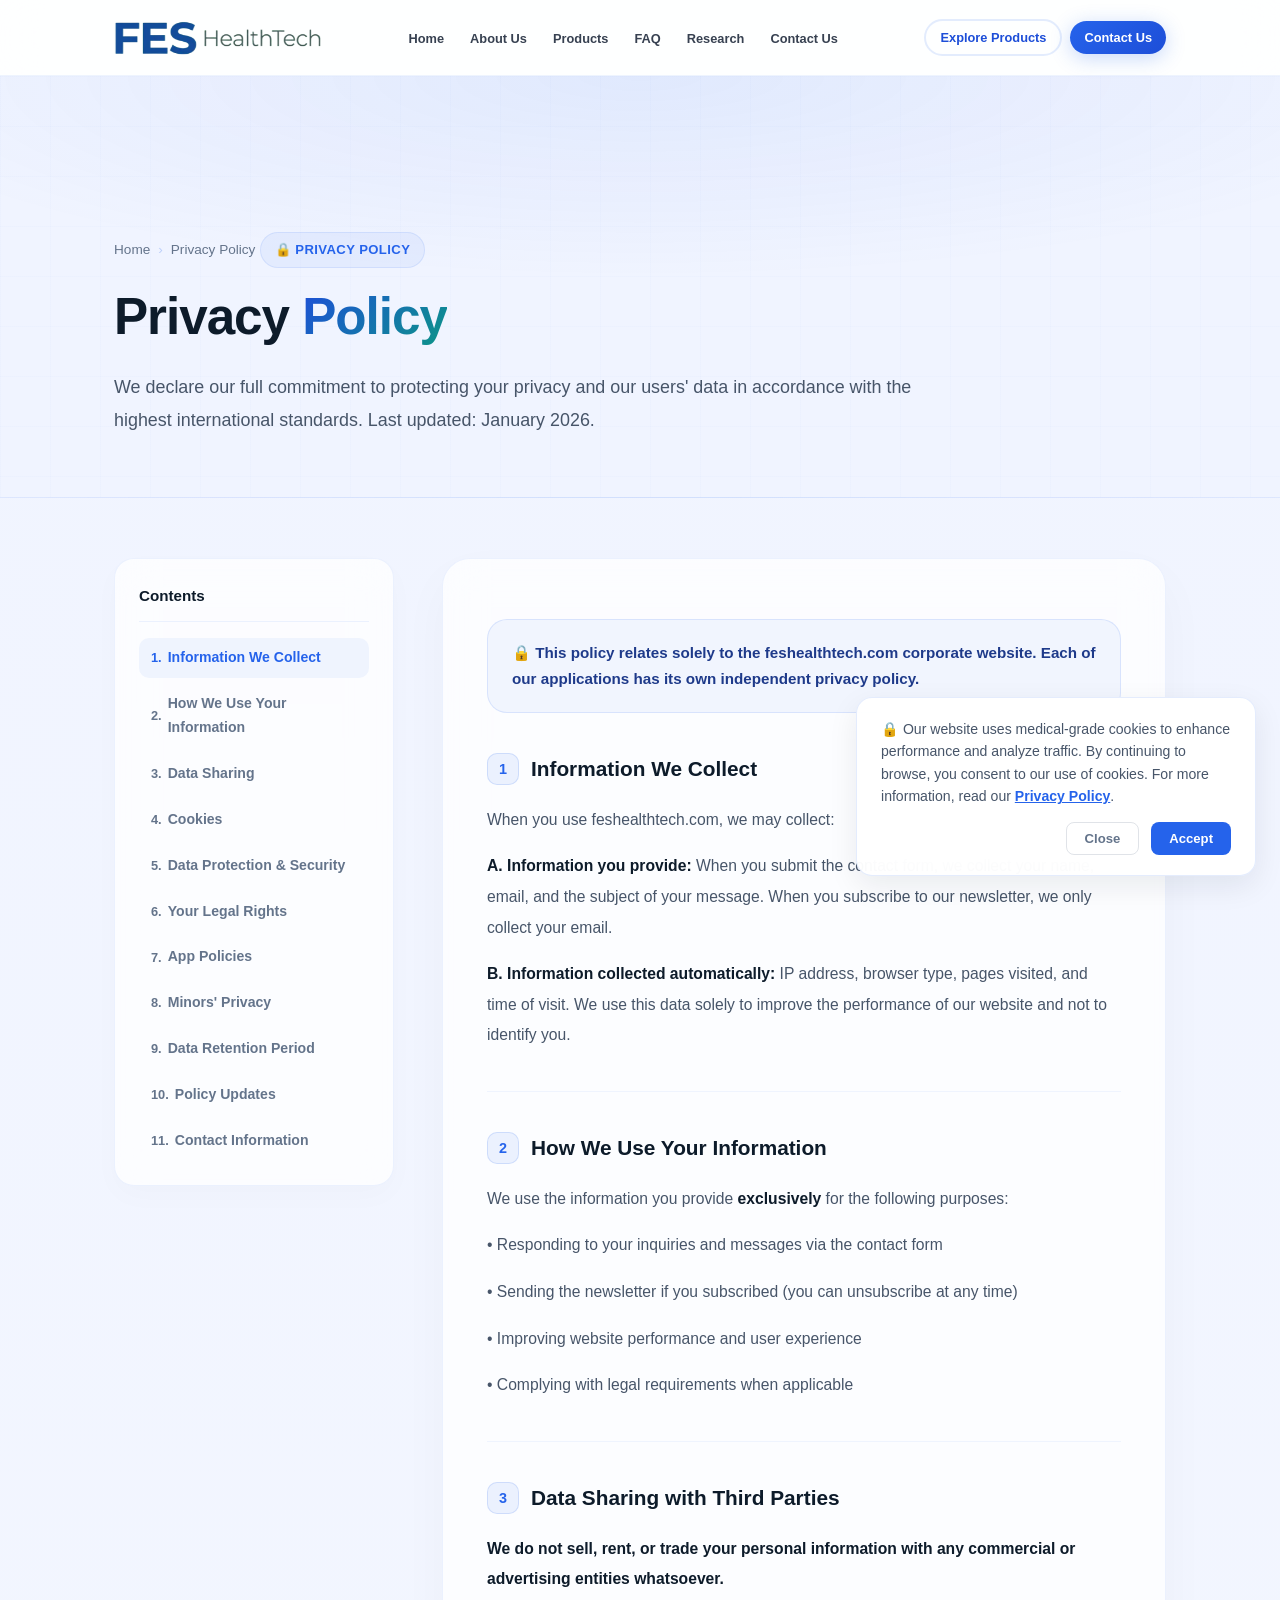
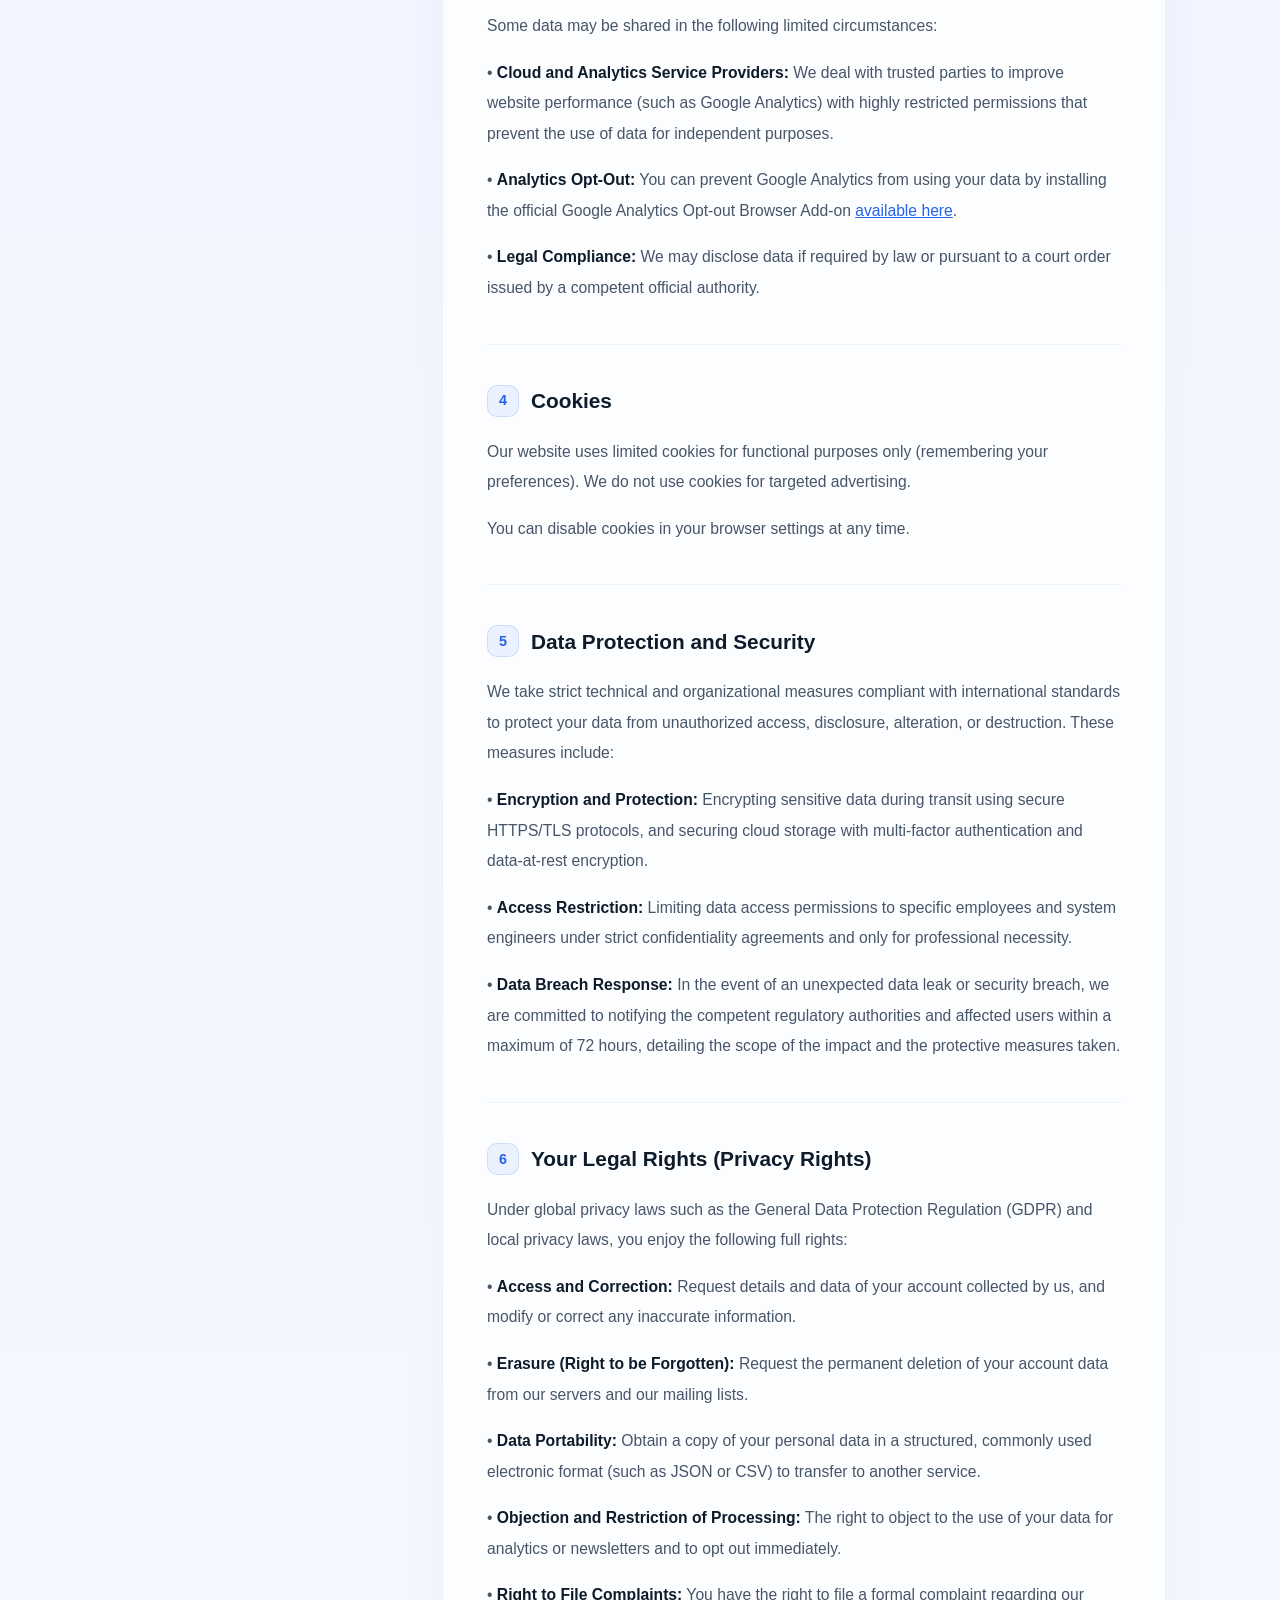
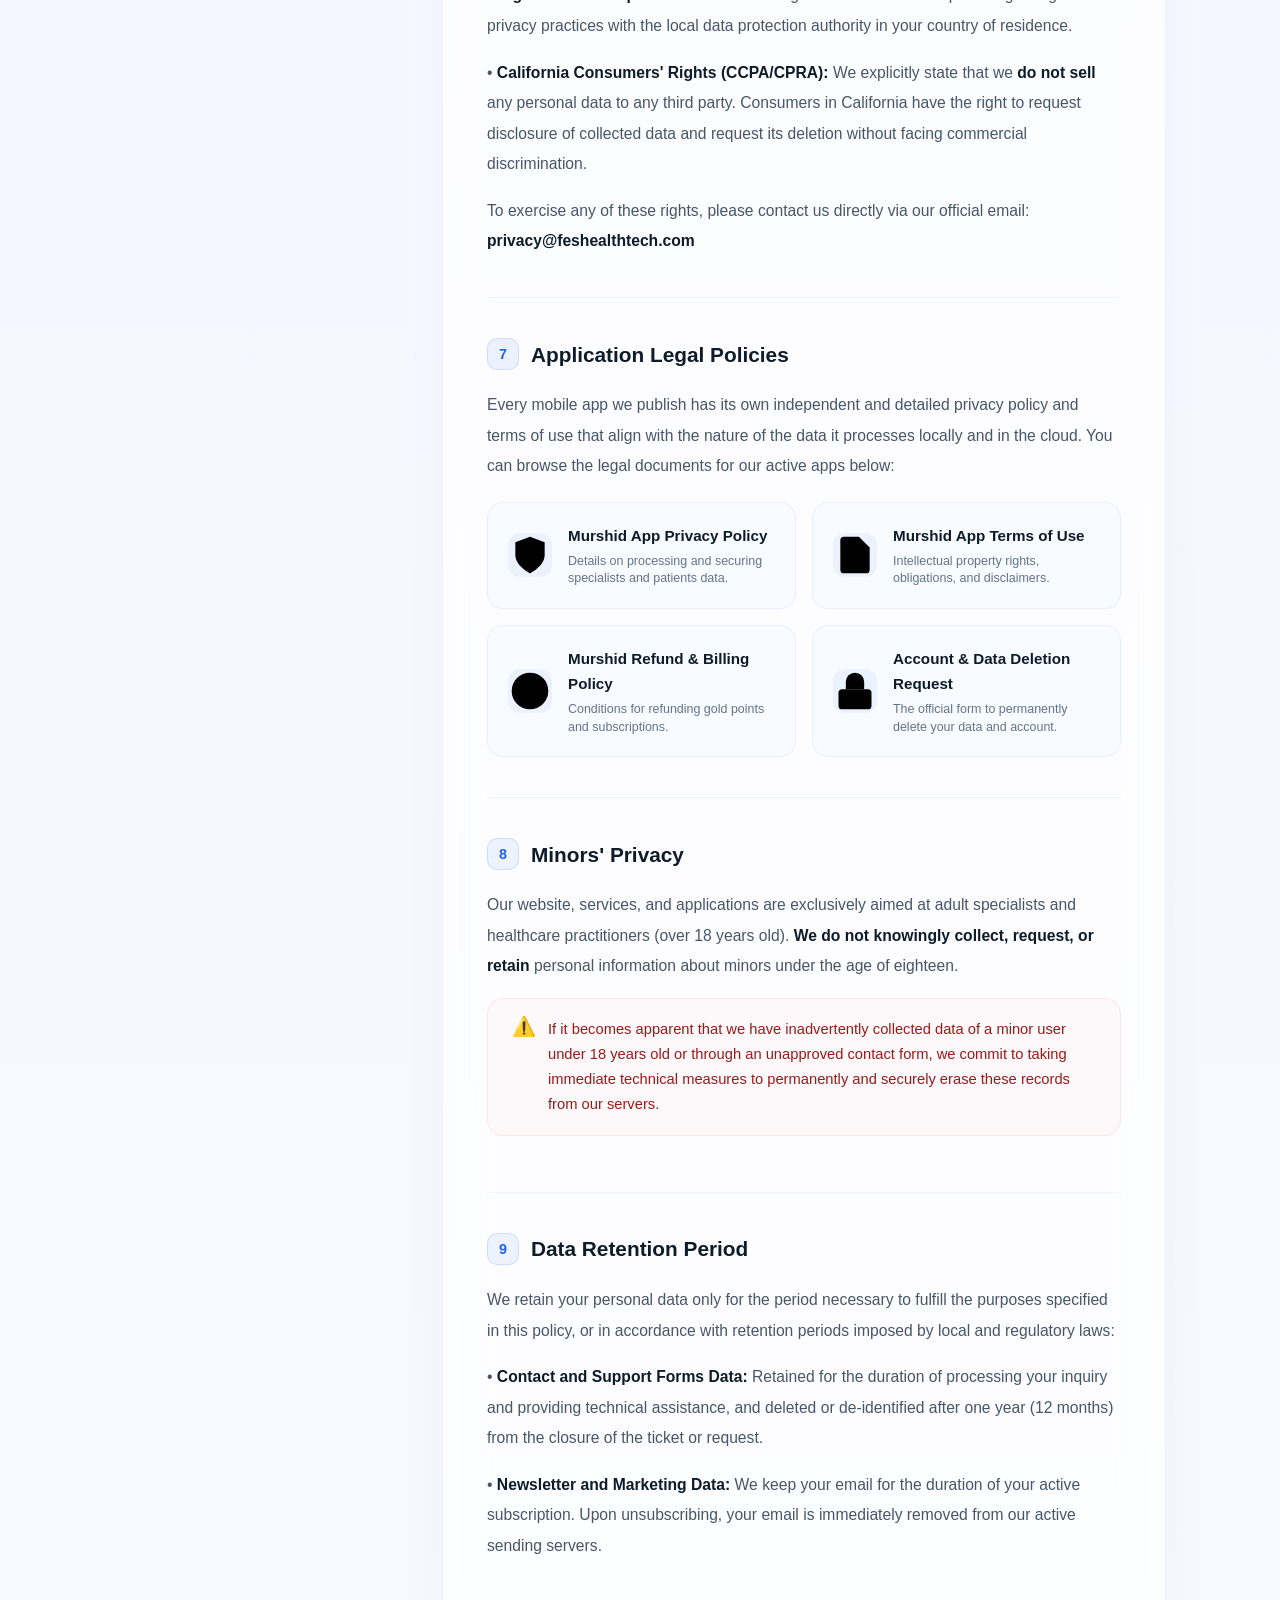
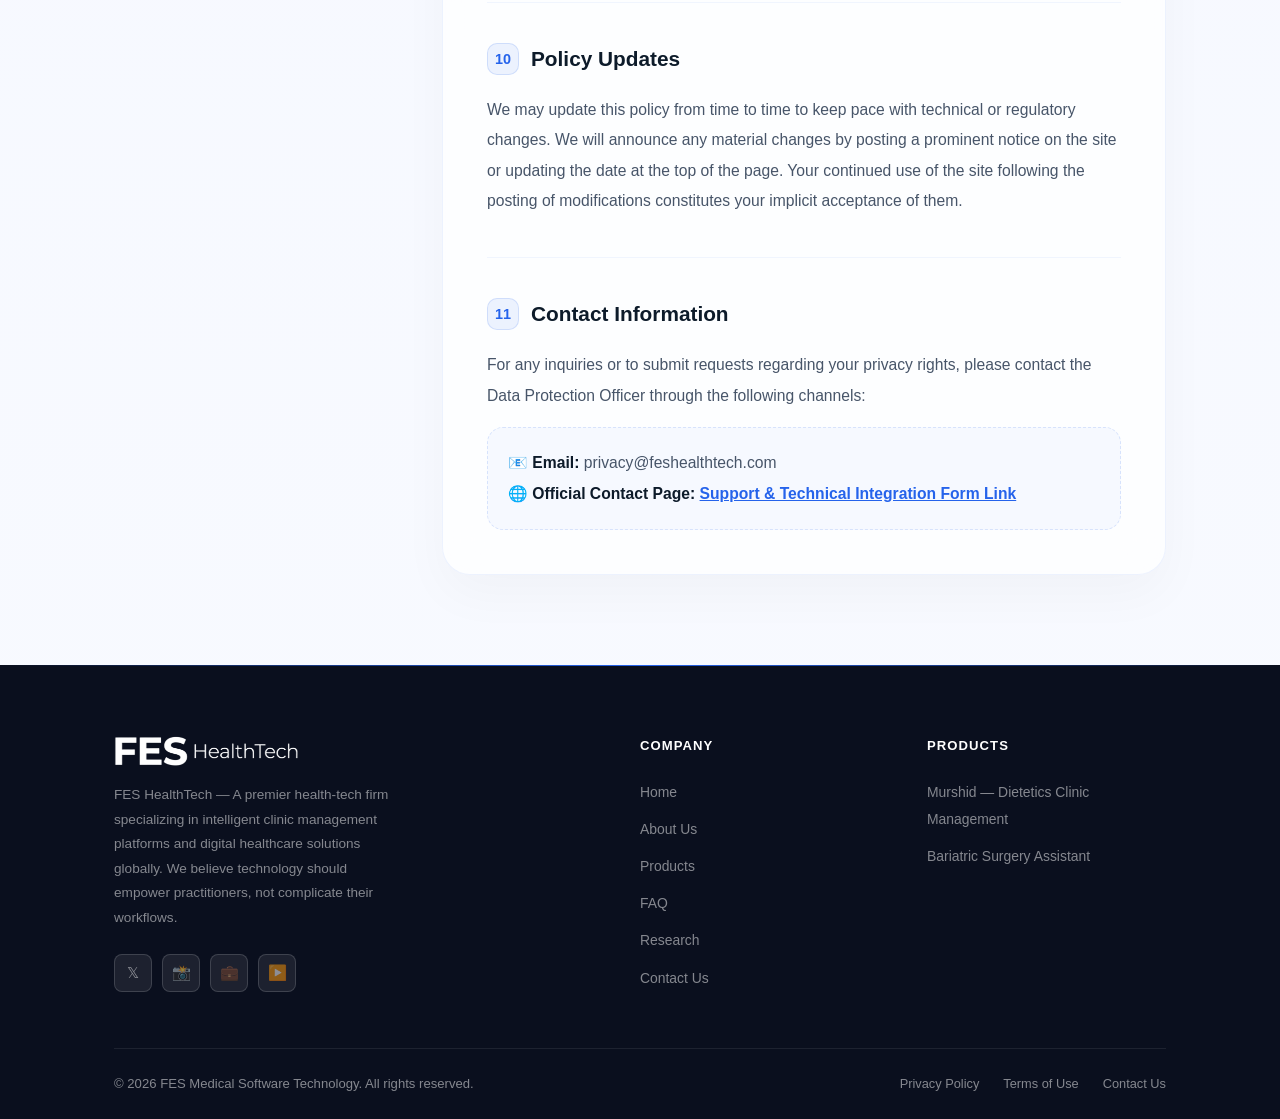
<file: pages/privacy.html>
<!DOCTYPE html>
<html lang="en" dir="ltr">
<head>
  <meta charset="UTF-8" />
  <meta name="viewport" content="width=device-width, initial-scale=1.0" />
  <meta name="description" content="Privacy Policy — FES HealthTech. How we collect, use, and protect your data." />
  <title>Privacy Policy | FES HealthTech</title>
  <link rel="stylesheet" href="../style.css" />
  <link rel="icon" type="image/webp" href="../assets/favicon.webp" />
  <style>
    /* ════════════════════════════════════════
       FES HealthTech — Privacy Policy Page CSS
       Clinical Luxury & High-Contrast Readability
       ════════════════════════════════════════ */

    /* Light Clinical Luxury Theme */
    body, html, .legal-page {
      background-color: #F8FAFF !important;
      background: linear-gradient(180deg, #F0F4FF 0%, #F8FAFF 100%) !important;
      color: #374151 !important;
      font-family: var(--font-english);
      overflow-x: hidden !important;
      width: 100% !important;
      position: relative !important;
    }

    /* Page Hero (Light Theme Override) */
    .page-hero {
      background: #F0F4FF !important;
      background-image: radial-gradient(ellipse 80% 60% at 50% 0%, rgba(37, 99, 235, 0.08) 0%, transparent 80%) !important;
      padding: calc(var(--nav-height) + 80px) 0 60px !important;
      border-bottom: 1px solid rgba(37, 99, 235, 0.08);
      position: relative;
      overflow: hidden;
    }
    .page-hero::before {
      content: '';
      position: absolute;
      inset: 0;
      background-image:
        linear-gradient(rgba(37, 99, 235, 0.015) 1px, transparent 1px),
        linear-gradient(90deg, rgba(37, 99, 235, 0.015) 1px, transparent 1px);
      background-size: 50px 50px;
      pointer-events: none;
    }

    .page-breadcrumb {
      display: inline-flex;
      align-items: center;
      gap: 8px;
      font-size: 0.85rem;
      color: #64748B;
      margin-bottom: 18px;
    }
    .page-breadcrumb a {
      color: #64748B;
      font-weight: 500;
      transition: var(--transition);
    }
    .page-breadcrumb a:hover {
      color: var(--primary);
    }
    .page-breadcrumb-sep {
      color: rgba(37, 99, 235, 0.25);
    }

    .page-hero-eyebrow {
      font-size: 0.82rem;
      font-weight: 700;
      color: var(--primary);
      letter-spacing: 0.03em;
      text-transform: uppercase;
      margin-bottom: 16px;
      display: inline-block;
      padding: 6px 14px;
      background: rgba(37, 99, 235, 0.06);
      border-radius: 99px;
      border: 1px solid rgba(37, 99, 235, 0.1);
    }

    .page-hero-title {
      font-size: clamp(2rem, 5vw, 3.2rem);
      font-weight: 900;
      color: #0D1B2A !important;
      line-height: 1.3;
      margin-bottom: 20px;
      letter-spacing: -0.02em;
    }
    .page-hero-title span {
      background: linear-gradient(135deg, #1D4ED8 0%, #0D9488 100%) !important;
      -webkit-background-clip: text !important;
      -webkit-text-fill-color: transparent !important;
      background-clip: text !important;
    }

    .page-hero-subtitle {
      font-size: 1.12rem;
      color: #475569 !important;
      max-width: 800px;
      line-height: 1.85;
      margin: 0;
      font-weight: 400;
    }

    /* Legal Layout Grid */
    .legal-layout-grid {
      display: grid;
      grid-template-columns: 280px 1fr;
      gap: 48px;
      margin-top: 60px;
      margin-bottom: 90px;
      align-items: start;
    }

    /* Sidebar TOC */
    .legal-sidebar-toc {
      position: sticky;
      top: calc(var(--nav-height) + 32px);
      background: rgba(255, 255, 255, 0.75) !important;
      backdrop-filter: blur(20px) !important;
      -webkit-backdrop-filter: blur(20px) !important;
      border: 1px solid rgba(37, 99, 235, 0.08) !important;
      border-radius: 20px;
      padding: 24px;
      box-shadow: 0 10px 30px rgba(13, 27, 42, 0.02) !important;
    }
    .toc-title {
      font-size: 0.95rem;
      font-weight: 800;
      color: #0D1B2A;
      margin-bottom: 16px;
      padding-bottom: 12px;
      border-bottom: 1px solid rgba(37, 99, 235, 0.08);
    }
    .toc-links {
      display: flex;
      flex-direction: column;
      gap: 6px;
    }
    .toc-link {
      font-size: 0.88rem;
      font-weight: 600;
      color: #64748B;
      padding: 8px 12px;
      border-radius: 10px;
      display: flex;
      align-items: center;
      gap: 6px;
      transition: var(--transition);
    }
    .toc-link:hover {
      color: var(--primary);
      background: rgba(37, 99, 235, 0.04);
    }
    .toc-link.active {
      color: var(--primary) !important;
      background: rgba(37, 99, 235, 0.06) !important;
      font-weight: 700;
    }
    .toc-num {
      font-family: var(--font-english);
      font-weight: 700;
      font-size: 0.8rem;
    }

    /* Mobile TOC Accordion */
    .mobile-toc-accordion {
      display: none;
      position: relative;
      margin-top: 32px;
      margin-bottom: 16px;
      z-index: 100;
    }
    .mobile-toc-trigger {
      width: 100%;
      background: rgba(255, 255, 255, 0.95) !important;
      border: 1px solid rgba(37, 99, 235, 0.1) !important;
      border-radius: 16px;
      padding: 14px 20px;
      font-size: 0.92rem;
      font-weight: 700;
      color: #0D1B2A;
      display: flex;
      justify-content: space-between;
      align-items: center;
      box-shadow: 0 4px 15px rgba(13, 27, 42, 0.02) !important;
      transition: var(--transition);
    }
    .mobile-toc-trigger:active {
      transform: scale(0.99);
    }
    .mobile-toc-trigger .toc-icon {
      font-size: 0.75rem;
      transition: transform 0.3s ease;
      color: var(--primary);
    }
    .mobile-toc-trigger.open .toc-icon {
      transform: rotate(180deg);
    }
    .mobile-toc-dropdown {
      display: none;
      position: absolute;
      top: calc(100% + 8px);
      left: 0; right: 0;
      background: #FFFFFF !important;
      border: 1px solid rgba(37, 99, 235, 0.1) !important;
      border-radius: 16px;
      box-shadow: 0 15px 35px rgba(13, 27, 42, 0.1) !important;
      padding: 10px;
      max-height: 280px;
      overflow-y: auto;
      z-index: 101;
    }
    .mobile-toc-item {
      display: block;
      padding: 10px 16px;
      font-size: 0.88rem;
      font-weight: 600;
      color: #475569;
      border-radius: 10px;
      transition: var(--transition);
      text-align: left;
    }
    .mobile-toc-item:hover {
      background: rgba(37, 99, 235, 0.04);
      color: var(--primary);
    }

    /* Content Area */
    .legal-content-wrap {
      background: rgba(255, 255, 255, 0.75) !important;
      backdrop-filter: blur(20px) !important;
      -webkit-backdrop-filter: blur(20px) !important;
      border: 1px solid rgba(37, 99, 235, 0.08) !important;
      border-radius: 28px;
      padding: 44px;
      box-shadow: 0 20px 50px rgba(13, 27, 42, 0.03) !important;
      max-width: 100% !important;
      width: 100% !important;
    }

    .legal-highlight {
      background: rgba(37, 99, 235, 0.05) !important;
      border: 1px solid rgba(37, 99, 235, 0.12) !important;
      color: #1E3A8A !important;
      padding: 20px 24px;
      border-radius: 20px;
      font-size: 0.95rem;
      font-weight: 600;
      line-height: 1.7;
      margin-bottom: 40px;
    }

    .legal-section {
      margin-bottom: 40px;
      padding-bottom: 40px;
      border-bottom: 1px solid rgba(37, 99, 235, 0.06);
      scroll-margin-top: calc(var(--nav-height) + 40px);
    }
    .legal-section:last-of-type {
      margin-bottom: 0;
      padding-bottom: 0;
      border-bottom: none;
    }

    .legal-section-title {
      font-size: 1.3rem;
      font-weight: 800;
      color: #0D1B2A !important;
      display: flex;
      align-items: center;
      flex-wrap: wrap !important;
      gap: 12px;
      margin-bottom: 20px;
      line-height: 1.4;
    }

    .legal-section-num {
      width: 32px;
      height: 32px;
      background: rgba(37, 99, 235, 0.08) !important;
      border: 1px solid rgba(37, 99, 235, 0.15) !important;
      border-radius: 10px;
      display: inline-flex;
      align-items: center;
      justify-content: center;
      color: var(--primary) !important;
      font-size: 0.9rem;
      font-weight: 800;
      font-family: var(--font-english);
      flex-shrink: 0 !important;
    }

    .legal-text {
      font-size: 0.98rem;
      line-height: 1.95;
      color: #475569 !important;
      margin-bottom: 16px;
    }
    .legal-text:last-of-type {
      margin-bottom: 0;
    }
    .legal-text strong {
      color: #0D1B2A !important;
    }

    /* Wrap emails and long links to prevent mobile overflow */
    .legal-text, .legal-highlight {
      overflow-wrap: break-word !important;
      word-wrap: break-word !important;
    }

    /* Premium Alert and Highlights */
    .legal-alert-box {
      background: rgba(239, 68, 68, 0.03) !important;
      border: 1px solid rgba(239, 68, 68, 0.1) !important;
      border-radius: 16px;
      padding: 18px 24px;
      margin: 16px 0;
      display: flex;
      gap: 12px;
      align-items: start;
      color: #991B1B !important;
      font-size: 0.92rem;
      line-height: 1.7;
    }
    
    /* App Policies Links Layout */
    .app-policies-grid {
      display: grid;
      grid-template-columns: repeat(2, 1fr);
      gap: 16px;
      margin-top: 20px;
    }
    .app-policy-card {
      background: rgba(37, 99, 235, 0.02) !important;
      border: 1px solid rgba(37, 99, 235, 0.08) !important;
      border-radius: 16px;
      padding: 20px;
      display: flex;
      align-items: center;
      gap: 16px;
      text-decoration: none !important;
      transition: all 0.3s cubic-bezier(0.16, 1, 0.3, 1);
    }
    .app-policy-card:hover {
      background: #FFFFFF !important;
      border-color: rgba(37, 99, 235, 0.2) !important;
      transform: translateY(-3px);
      box-shadow: 0 10px 25px rgba(37, 99, 235, 0.05) !important;
    }
    .app-policy-icon {
      width: 44px; height: 44px;
      background: rgba(37, 99, 235, 0.06);
      border-radius: 12px;
      display: flex; align-items: center; justify-content: center;
      color: #2563EB;
      font-size: 1.25rem;
      transition: all 0.3s ease;
      flex-shrink: 0;
    }
    .app-policy-card:hover .app-policy-icon {
      background: rgba(37, 99, 235, 0.1);
      color: #1D4ED8;
    }
    .app-policy-info {
      display: flex;
      flex-direction: column;
      gap: 4px;
      text-align: left;
    }
    .app-policy-title {
      font-size: 0.95rem;
      font-weight: 800;
      color: #0D1B2A !important;
    }
    .app-policy-desc {
      font-size: 0.78rem;
      color: #64748B !important;
      line-height: 1.4;
    }
    @media (max-width: 768px) {
      .app-policies-grid {
        grid-template-columns: 1fr;
        gap: 12px;
      }
    }

    /* ════════════════════════════════════════
       RESPONSIVE DESIGN & MOBILE OPTIMIZATIONS
       ════════════════════════════════════════ */
    @media (max-width: 992px) {
      .page-hero {
        padding: calc(var(--nav-height) + 50px) 0 50px !important;
      }
      .legal-layout-grid {
        grid-template-columns: 1fr;
        gap: 0;
        margin-top: 40px;
        margin-bottom: 60px;
      }
      .legal-sidebar-toc {
        display: none !important;
      }
      .mobile-toc-accordion {
        display: block !important;
      }
      .legal-content-wrap {
        padding: 32px 24px !important;
        border-radius: 24px !important;
      }
    }

    @media (max-width: 768px) {
      .reveal-left, .reveal-right {
        transform: translateY(20px) !important;
      }
      .reveal-left.revealed, .reveal-right.revealed {
        transform: translateY(0) !important;
      }
    }

    @media (max-width: 576px) {
      .container {
        padding: 0 20px !important;
      }
      .page-hero-title {
        font-size: 1.85rem !important;
        line-height: 1.35 !important;
      }
      .page-hero-subtitle {
        font-size: 0.98rem !important;
        line-height: 1.75 !important;
      }
      .legal-content-wrap {
        padding: 24px 18px !important;
        border-radius: 20px !important;
      }
      .legal-section-title {
        font-size: 1.15rem !important;
      }
      .legal-section-num {
        width: 28px;
        height: 28px;
        font-size: 0.8rem;
        border-radius: 8px;
      }
      .legal-text {
        font-size: 0.92rem !important;
        line-height: 1.8 !important;
      }
      .legal-highlight {
        padding: 16px 18px !important;
        font-size: 0.88rem !important;
      }
    }
  </style>
</head>
<body class="legal-page">

  <div id="navbar-placeholder"></div>

  <!-- Page Hero -->
  <section class="page-hero">
    <div class="container page-hero-content">
      <nav class="page-breadcrumb">
        <a href="../index.html">Home</a>
        <span class="page-breadcrumb-sep">›</span>
        <span>Privacy Policy</span>
      </nav>
      <div class="page-hero-eyebrow">🔒 Privacy Policy</div>
      <h1 class="page-hero-title">Privacy <span>Policy</span></h1>
      <p class="page-hero-subtitle">
        We declare our full commitment to protecting your privacy and our users' data in accordance with the highest international standards.
        Last updated: January 2026.
      </p>
    </div>
  </section>

  <main class="container">
    <div class="legal-layout-grid">
      
      <!-- Sidebar TOC (Desktop) -->
      <aside class="legal-sidebar-toc">
        <div class="toc-title">Contents</div>
        <nav class="toc-links">
          <a href="#sec-1" class="toc-link active"><span class="toc-num">1.</span> Information We Collect</a>
          <a href="#sec-2" class="toc-link"><span class="toc-num">2.</span> How We Use Your Information</a>
          <a href="#sec-3" class="toc-link"><span class="toc-num">3.</span> Data Sharing</a>
          <a href="#sec-4" class="toc-link"><span class="toc-num">4.</span> Cookies</a>
          <a href="#sec-5" class="toc-link"><span class="toc-num">5.</span> Data Protection & Security</a>
          <a href="#sec-6" class="toc-link"><span class="toc-num">6.</span> Your Legal Rights</a>
          <a href="#sec-7" class="toc-link"><span class="toc-num">7.</span> App Policies</a>
          <a href="#sec-8" class="toc-link"><span class="toc-num">8.</span> Minors' Privacy</a>
          <a href="#sec-9" class="toc-link"><span class="toc-num">9.</span> Data Retention Period</a>
          <a href="#sec-10" class="toc-link"><span class="toc-num">10.</span> Policy Updates</a>
          <a href="#sec-11" class="toc-link"><span class="toc-num">11.</span> Contact Information</a>
        </nav>
      </aside>

      <!-- Mobile TOC Accordion -->
      <div class="mobile-toc-accordion">
        <button class="mobile-toc-trigger" id="mobileTocBtn">
          <span>🔍 Quick navigate to policy sections...</span>
          <span class="toc-icon">▼</span>
        </button>
        <div class="mobile-toc-dropdown" id="mobileTocDropdown">
          <a href="#sec-1" class="mobile-toc-item">1. Information We Collect</a>
          <a href="#sec-2" class="mobile-toc-item">2. How We Use Your Information</a>
          <a href="#sec-3" class="mobile-toc-item">3. Data Sharing</a>
          <a href="#sec-4" class="mobile-toc-item">4. Cookies</a>
          <a href="#sec-5" class="mobile-toc-item">5. Data Protection & Security</a>
          <a href="#sec-6" class="mobile-toc-item">6. Your Legal Rights</a>
          <a href="#sec-7" class="mobile-toc-item">7. App Policies</a>
          <a href="#sec-8" class="mobile-toc-item">8. Minors' Privacy</a>
          <a href="#sec-9" class="mobile-toc-item">9. Data Retention Period</a>
          <a href="#sec-10" class="mobile-toc-item">10. Policy Updates</a>
          <a href="#sec-11" class="mobile-toc-item">11. Contact Information</a>
        </div>
      </div>

      <!-- Legal Content Wrap -->
      <div class="legal-content-wrap">

        <div class="legal-highlight">
          🔒 This policy relates solely to the <strong>feshealthtech.com</strong> corporate website.
          Each of our applications has its own independent privacy policy.
        </div>

        <div class="legal-section" id="sec-1">
          <h2 class="legal-section-title">
            <span class="legal-section-num">1</span>
            Information We Collect
          </h2>
          <p class="legal-text">When you use feshealthtech.com, we may collect:</p>
          <p class="legal-text">
            <strong>A. Information you provide:</strong> When you submit the contact form, we collect your name, email, and the subject of your message. When you subscribe to our newsletter, we only collect your email.
          </p>
          <p class="legal-text">
            <strong>B. Information collected automatically:</strong> IP address, browser type, pages visited, and time of visit. We use this data solely to improve the performance of our website and not to identify you.
          </p>
        </div>

        <div class="legal-section" id="sec-2">
          <h2 class="legal-section-title">
            <span class="legal-section-num">2</span>
            How We Use Your Information
          </h2>
          <p class="legal-text">We use the information you provide <strong>exclusively</strong> for the following purposes:</p>
          <p class="legal-text">• Responding to your inquiries and messages via the contact form</p>
          <p class="legal-text">• Sending the newsletter if you subscribed (you can unsubscribe at any time)</p>
          <p class="legal-text">• Improving website performance and user experience</p>
          <p class="legal-text">• Complying with legal requirements when applicable</p>
        </div>

        <div class="legal-section" id="sec-3">
          <h2 class="legal-section-title">
            <span class="legal-section-num">3</span>
            Data Sharing with Third Parties
          </h2>
          <p class="legal-text">
            <strong>We do not sell, rent, or trade your personal information with any commercial or advertising entities whatsoever.</strong>
          </p>
          <p class="legal-text">Some data may be shared in the following limited circumstances:</p>
          <p class="legal-text">• <strong>Cloud and Analytics Service Providers:</strong> We deal with trusted parties to improve website performance (such as Google Analytics) with highly restricted permissions that prevent the use of data for independent purposes.</p>
          <p class="legal-text">• <strong>Analytics Opt-Out:</strong> You can prevent Google Analytics from using your data by installing the official Google Analytics Opt-out Browser Add-on <a href="https://tools.google.com/dlpage/gaoptout" target="_blank" style="color:var(--primary); text-decoration:underline;">available here</a>.</p>
          <p class="legal-text">• <strong>Legal Compliance:</strong> We may disclose data if required by law or pursuant to a court order issued by a competent official authority.</p>
        </div>

        <div class="legal-section" id="sec-4">
          <h2 class="legal-section-title">
            <span class="legal-section-num">4</span>
            Cookies
          </h2>
          <p class="legal-text">
            Our website uses limited cookies for functional purposes only (remembering your preferences). We do not use cookies for targeted advertising.
          </p>
          <p class="legal-text">
            You can disable cookies in your browser settings at any time.
          </p>
        </div>

        <div class="legal-section" id="sec-5">
          <h2 class="legal-section-title">
            <span class="legal-section-num">5</span>
            Data Protection and Security
          </h2>
          <p class="legal-text">
            We take strict technical and organizational measures compliant with international standards to protect your data from unauthorized access, disclosure, alteration, or destruction. These measures include:
          </p>
          <p class="legal-text">• <strong>Encryption and Protection:</strong> Encrypting sensitive data during transit using secure HTTPS/TLS protocols, and securing cloud storage with multi-factor authentication and data-at-rest encryption.</p>
          <p class="legal-text">• <strong>Access Restriction:</strong> Limiting data access permissions to specific employees and system engineers under strict confidentiality agreements and only for professional necessity.</p>
          <p class="legal-text">• <strong>Data Breach Response:</strong> In the event of an unexpected data leak or security breach, we are committed to notifying the competent regulatory authorities and affected users within a maximum of 72 hours, detailing the scope of the impact and the protective measures taken.</p>
        </div>

        <div class="legal-section" id="sec-6">
          <h2 class="legal-section-title">
            <span class="legal-section-num">6</span>
            Your Legal Rights (Privacy Rights)
          </h2>
          <p class="legal-text">Under global privacy laws such as the General Data Protection Regulation (GDPR) and local privacy laws, you enjoy the following full rights:</p>
          <p class="legal-text">• <strong>Access and Correction:</strong> Request details and data of your account collected by us, and modify or correct any inaccurate information.</p>
          <p class="legal-text">• <strong>Erasure (Right to be Forgotten):</strong> Request the permanent deletion of your account data from our servers and our mailing lists.</p>
          <p class="legal-text">• <strong>Data Portability:</strong> Obtain a copy of your personal data in a structured, commonly used electronic format (such as JSON or CSV) to transfer to another service.</p>
          <p class="legal-text">• <strong>Objection and Restriction of Processing:</strong> The right to object to the use of your data for analytics or newsletters and to opt out immediately.</p>
          <p class="legal-text">• <strong>Right to File Complaints:</strong> You have the right to file a formal complaint regarding our privacy practices with the local data protection authority in your country of residence.</p>
          <p class="legal-text">• <strong>California Consumers' Rights (CCPA/CPRA):</strong> We explicitly state that we <strong>do not sell</strong> any personal data to any third party. Consumers in California have the right to request disclosure of collected data and request its deletion without facing commercial discrimination.</p>
          <p class="legal-text" style="margin-top: 16px;">To exercise any of these rights, please contact us directly via our official email: <strong>privacy@feshealthtech.com</strong></p>
        </div>

        <div class="legal-section" id="sec-7">
          <h2 class="legal-section-title">
            <span class="legal-section-num">7</span>
            Application Legal Policies
          </h2>
          <p class="legal-text">
            Every mobile app we publish has its own independent and detailed privacy policy and terms of use that align with the nature of the data it processes locally and in the cloud. You can browse the legal documents for our active apps below:
          </p>
          
          <div class="app-policies-grid">
            <!-- Link 1: Privacy Policy -->
            <a href="../../murshid/privacy-policy.html" class="app-policy-card">
              <div class="app-policy-icon">
                <svg class="fes-svg-icon" viewBox="0 0 24 24"><path d="M12 22s8-4 8-10V5l-8-3-8 3v7c0 6 8 10 8 10z"/><path d="m9 11 2 2 4-4"/></svg>
              </div>
              <div class="app-policy-info">
                <span class="app-policy-title">Murshid App Privacy Policy</span>
                <span class="app-policy-desc">Details on processing and securing specialists and patients data.</span>
              </div>
            </a>
            <!-- Link 2: Terms of Use -->
            <a href="../../murshid/terms-of-use.html" class="app-policy-card">
              <div class="app-policy-icon">
                <svg class="fes-svg-icon" viewBox="0 0 24 24"><path d="M14 2H6a2 2 0 0 0-2 2v16a2 2 0 0 0 2 2h12a2 2 0 0 0 2-2V8z"/><path d="M14 2v6h6"/><path d="M16 13H8"/><path d="M16 17H8"/><path d="M10 9H8"/></svg>
              </div>
              <div class="app-policy-info">
                <span class="app-policy-title">Murshid App Terms of Use</span>
                <span class="app-policy-desc">Intellectual property rights, obligations, and disclaimers.</span>
              </div>
            </a>
            <!-- Link 3: Refund Policy -->
            <a href="../../murshid/refund-policy.html" class="app-policy-card">
              <div class="app-policy-icon">
                <svg class="fes-svg-icon" viewBox="0 0 24 24"><circle cx="12" cy="12" r="10"/><circle cx="12" cy="12" r="6"/><circle cx="12" cy="12" r="2"/></svg>
              </div>
              <div class="app-policy-info">
                <span class="app-policy-title">Murshid Refund & Billing Policy</span>
                <span class="app-policy-desc">Conditions for refunding gold points and subscriptions.</span>
              </div>
            </a>
            <!-- Link 4: Data Deletion -->
            <a href="../../murshid/data-deletion.html" class="app-policy-card">
              <div class="app-policy-icon">
                <svg class="fes-svg-icon" viewBox="0 0 24 24"><rect x="3" y="11" width="18" height="11" rx="2" ry="2"/><path d="M7 11V7a5 5 0 0 1 10 0v4"/></svg>
              </div>
              <div class="app-policy-info">
                <span class="app-policy-title">Account & Data Deletion Request</span>
                <span class="app-policy-desc">The official form to permanently delete your data and account.</span>
              </div>
            </a>
          </div>
        </div>

        <div class="legal-section" id="sec-8">
          <h2 class="legal-section-title">
            <span class="legal-section-num">8</span>
            Minors' Privacy
          </h2>
          <p class="legal-text">
            Our website, services, and applications are exclusively aimed at adult specialists and healthcare practitioners (over 18 years old). 
            <strong>We do not knowingly collect, request, or retain</strong> personal information about minors under the age of eighteen.
          </p>
          <div class="legal-alert-box">
            <span style="font-size: 1.2rem; line-height: 1;">⚠️</span>
            <span>If it becomes apparent that we have inadvertently collected data of a minor user under 18 years old or through an unapproved contact form, we commit to taking immediate technical measures to permanently and securely erase these records from our servers.</span>
          </div>
        </div>

        <div class="legal-section" id="sec-9">
          <h2 class="legal-section-title">
            <span class="legal-section-num">9</span>
            Data Retention Period
          </h2>
          <p class="legal-text">
            We retain your personal data only for the period necessary to fulfill the purposes specified in this policy, or in accordance with retention periods imposed by local and regulatory laws:
          </p>
          <p class="legal-text">• <strong>Contact and Support Forms Data:</strong> Retained for the duration of processing your inquiry and providing technical assistance, and deleted or de-identified after one year (12 months) from the closure of the ticket or request.</p>
          <p class="legal-text">• <strong>Newsletter and Marketing Data:</strong> We keep your email for the duration of your active subscription. Upon unsubscribing, your email is immediately removed from our active sending servers.</p>
        </div>

        <div class="legal-section" id="sec-10">
          <h2 class="legal-section-title">
            <span class="legal-section-num">10</span>
            Policy Updates
          </h2>
          <p class="legal-text">
            We may update this policy from time to time to keep pace with technical or regulatory changes. We will announce any material changes by posting a prominent notice on the site or updating the date at the top of the page. Your continued use of the site following the posting of modifications constitutes your implicit acceptance of them.
          </p>
        </div>

        <div class="legal-section" id="sec-11">
          <h2 class="legal-section-title">
            <span class="legal-section-num">11</span>
            Contact Information
          </h2>
          <p class="legal-text">
            For any inquiries or to submit requests regarding your privacy rights, please contact the Data Protection Officer through the following channels:
          </p>
          <p class="legal-text" style="background: rgba(37,99,235,0.03); border: 1px dashed rgba(37,99,235,0.15); padding: 20px; border-radius: 16px; margin-top: 16px;">
            📧 <strong>Email:</strong> privacy@feshealthtech.com<br />
            🌐 <strong>Official Contact Page:</strong> <a href="contact.html" style="color:var(--primary); font-weight:800; text-decoration: underline;">Support & Technical Integration Form Link</a>
          </p>
        </div>

      </div>
    </div>
  </main>

  <div id="footer-placeholder"></div>
  <script src="../components/components.js"></script>
  <script>
    (function () {
      // Mobile TOC Accordion Toggle
      const mobileTocBtn = document.getElementById('mobileTocBtn');
      const mobileTocDropdown = document.getElementById('mobileTocDropdown');
      
      if (mobileTocBtn && mobileTocDropdown) {
        mobileTocBtn.addEventListener('click', (e) => {
          e.stopPropagation();
          const isOpen = mobileTocBtn.classList.toggle('open');
          mobileTocDropdown.style.display = isOpen ? 'block' : 'none';
        });

        // Close dropdown when clicking outside
        document.addEventListener('click', () => {
          if (mobileTocBtn) mobileTocBtn.classList.remove('open');
          if (mobileTocDropdown) mobileTocDropdown.style.display = 'none';
        });

        // Close dropdown when clicking a link
        mobileTocDropdown.querySelectorAll('a').forEach(link => {
          link.addEventListener('click', () => {
            mobileTocBtn.classList.remove('open');
            mobileTocDropdown.style.display = 'none';
          });
        });
      }

      // ScrollSpy for Desktop Sidebar
      const sections = document.querySelectorAll('.legal-section');
      const tocLinks = document.querySelectorAll('.toc-link');

      if (sections.length && tocLinks.length) {
        const handleScroll = () => {
          let currentId = '';
          const scrollPosition = window.scrollY + 160;

          sections.forEach(section => {
            const sectionTop = section.offsetTop;
            const sectionHeight = section.offsetHeight;
            if (scrollPosition >= sectionTop && scrollPosition < sectionTop + sectionHeight) {
              currentId = section.getAttribute('id');
            }
          });

          // Fallback to first section if at the top
          if (window.scrollY < 200) {
            currentId = sections[0].getAttribute('id');
          }

          tocLinks.forEach(link => {
            link.classList.toggle('active', link.getAttribute('href') === `#${currentId}`);
          });
        };

        window.addEventListener('scroll', handleScroll, { passive: true });
        handleScroll(); // Run once initially
      }
    })();
  </script>
</body>
</html>
</file>
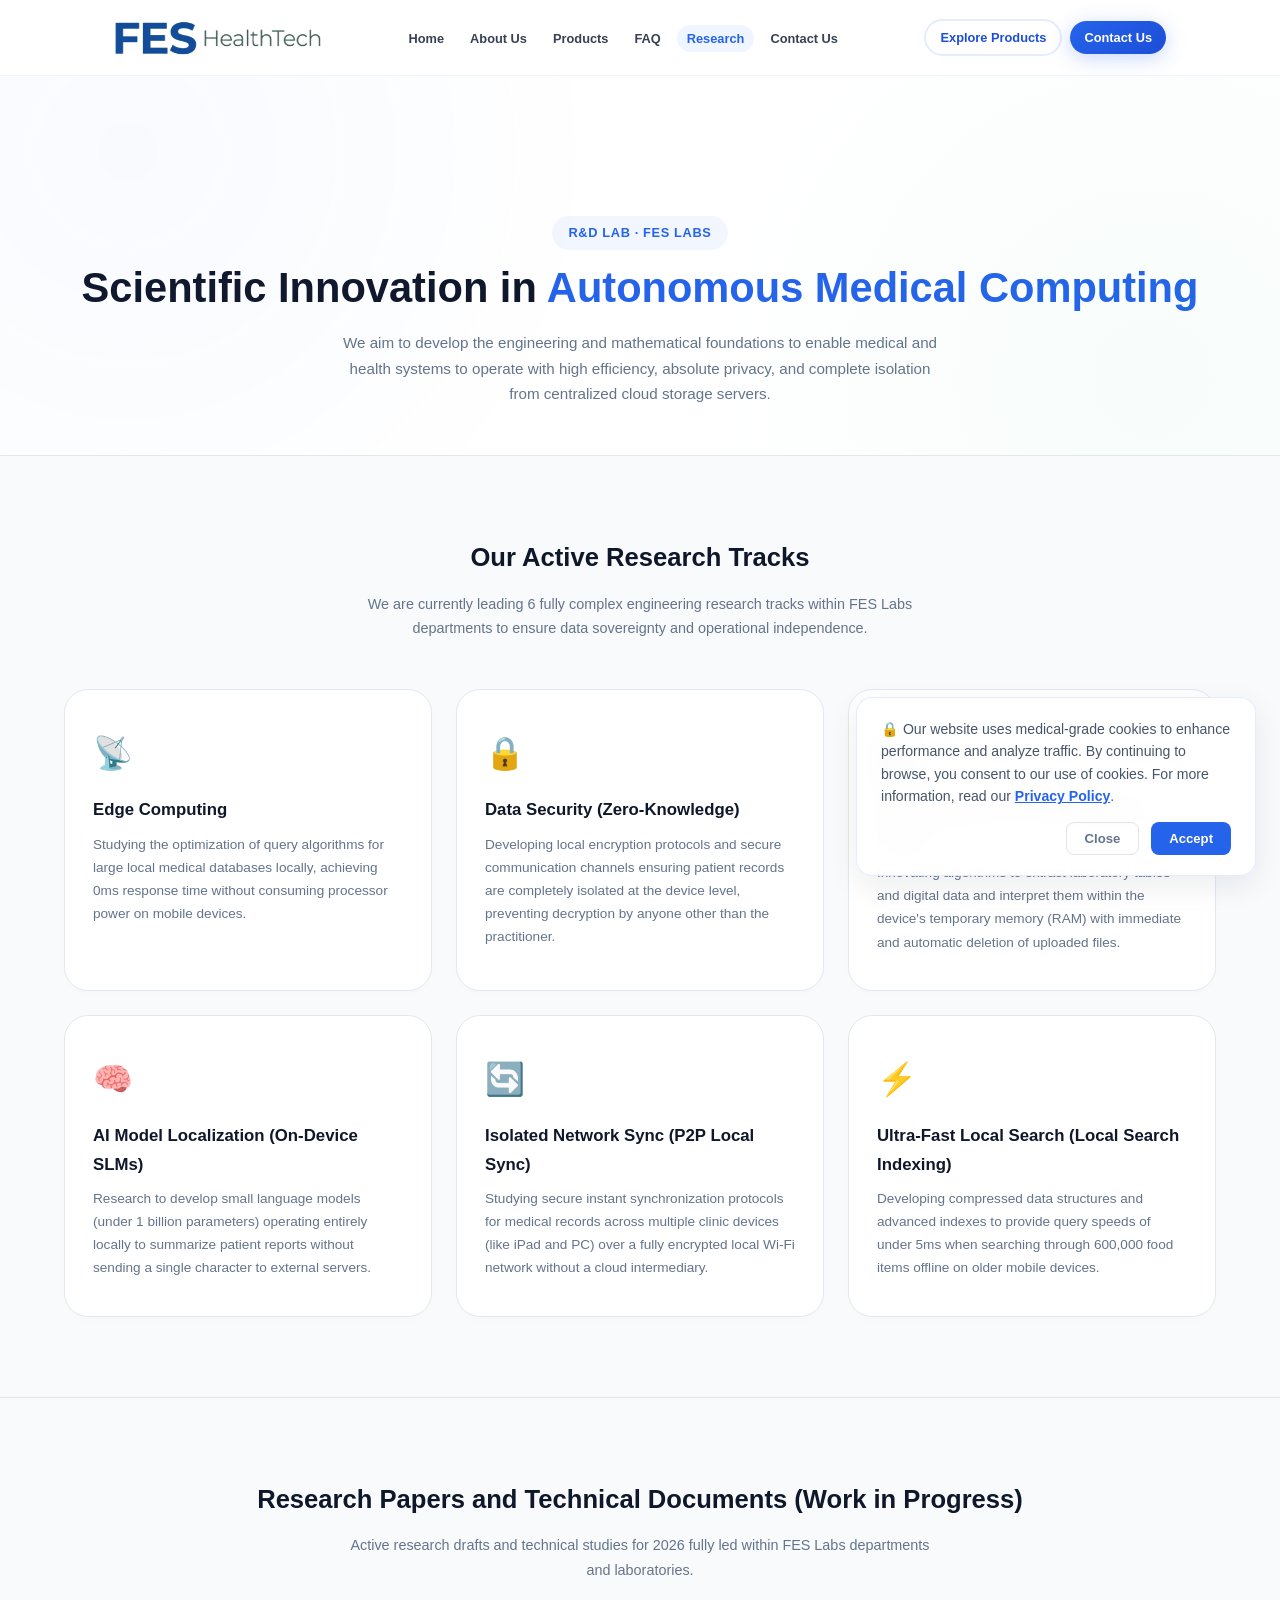
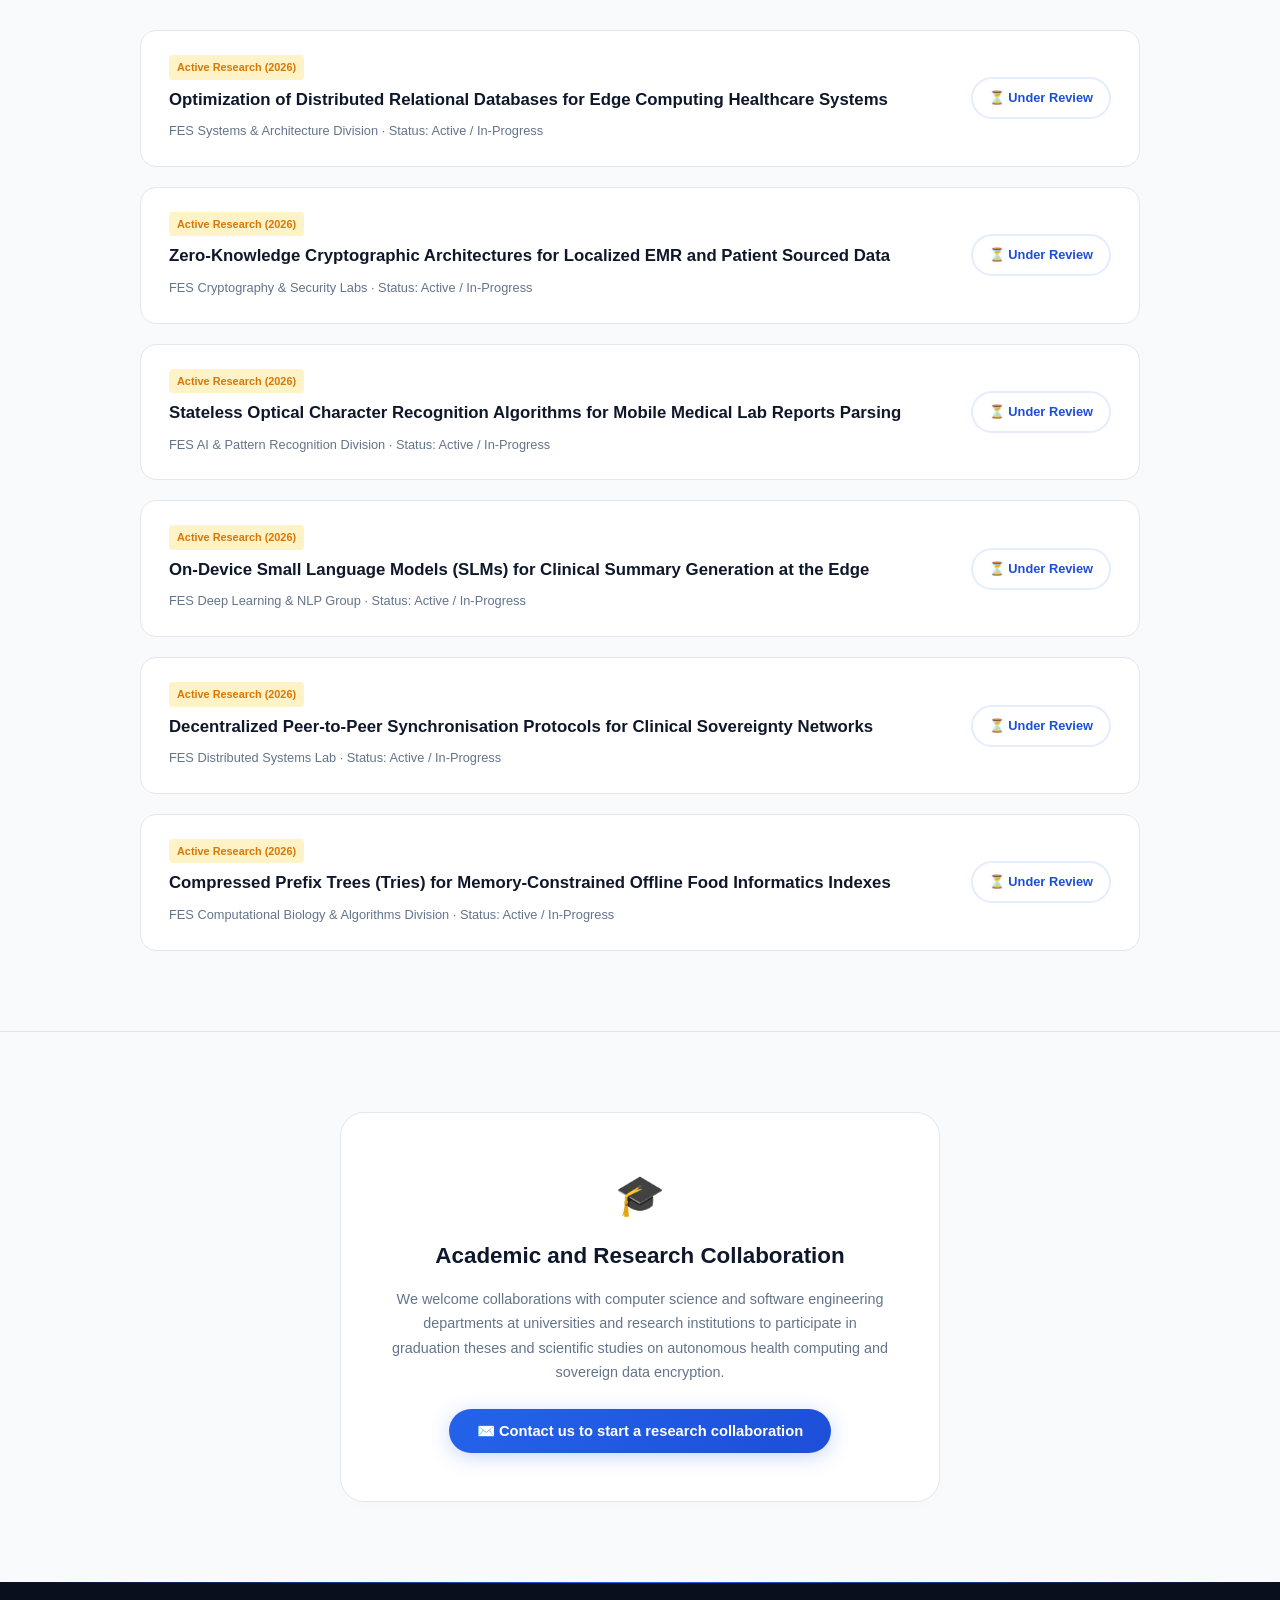
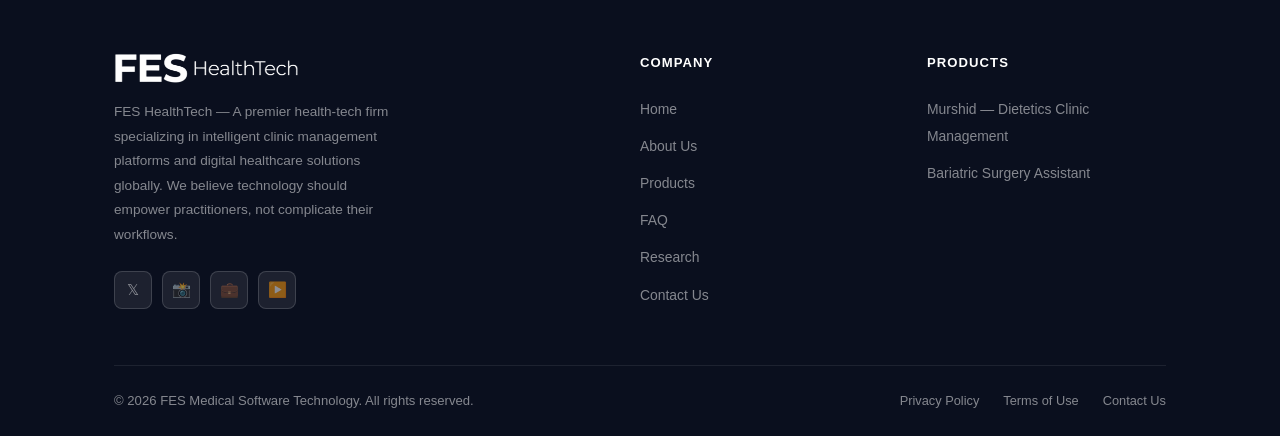
<file: pages/research.html>
<!DOCTYPE html>
<html lang="en" dir="ltr">
<head>
  <meta charset="UTF-8" />
  <meta name="viewport" content="width=device-width, initial-scale=1.0" />
  <meta name="description" content="FES HealthTech R&D Lab — Research papers, edge computing architecture, and data encryption." />
  <title>R&D Lab | FES HealthTech</title>
  <link rel="stylesheet" href="../style.css" />
  <link rel="icon" type="image/webp" href="../assets/favicon.webp" />

  <style>
    /* ════════════════════════════════════════
       RESEARCH PAGE — ACADEMIC LIGHT THEME
       ════════════════════════════════════════ */
    body {
      background-color: #F8FAFC !important;
      color: #0F172A !important;
      font-family: var(--font-english);
    }

    .res-hero {
      padding: calc(var(--nav-height) + 64px) 0 48px;
      background: #FFFFFF;
      border-bottom: 1px solid #E2E8F0;
      text-align: center;
      position: relative;
      overflow: hidden;
    }
    .res-hero::before {
      content: '';
      position: absolute;
      inset: 0;
      background-image: 
        radial-gradient(circle at 10% 20%, rgba(37,99,235,0.03) 0%, transparent 40%),
        radial-gradient(circle at 90% 80%, rgba(16,185,129,0.03) 0%, transparent 40%);
      pointer-events: none;
    }
    .res-hero-eyebrow {
      font-size: 0.8rem;
      font-weight: 800;
      color: var(--primary);
      text-transform: uppercase;
      letter-spacing: 0.05em;
      margin-bottom: 12px;
      display: inline-block;
      background: rgba(37,99,235,0.06);
      padding: 6px 16px;
      border-radius: 99px;
    }
    .res-hero-title {
      font-size: clamp(1.8rem, 4vw, 2.6rem);
      font-weight: 900;
      color: #0F172A;
      margin-bottom: 16px;
      line-height: 1.25;
    }
    .res-hero-title span {
      color: var(--primary);
    }
    .res-hero-desc {
      font-size: 0.95rem;
      color: #64748B;
      max-width: 600px;
      margin: 0 auto;
      line-height: 1.7;
    }

    .res-section {
      padding: 80px 0;
      border-bottom: 1px solid #E2E8F0;
    }
    .res-section:last-of-type {
      border-bottom: none;
    }
    .res-container {
      max-width: 1200px;
      margin: 0 auto;
      padding: 0 24px;
    }
    .res-sec-header {
      text-align: center;
      margin-bottom: 48px;
    }
    .res-sec-title {
      font-size: 1.6rem;
      font-weight: 900;
      color: #0F172A;
      margin-bottom: 12px;
    }
    .res-sec-desc {
      font-size: 0.9rem;
      color: #64748B;
      max-width: 600px;
      margin: 0 auto;
      line-height: 1.7;
    }

    /* Grid layout */
    .res-grid {
      display: grid;
      grid-template-columns: repeat(3, 1fr);
      gap: 24px;
    }
    .res-track-card {
      background: #FFFFFF;
      border: 1px solid #E2E8F0;
      border-radius: 24px;
      padding: 36px 28px;
      box-shadow: 0 4px 6px rgba(15,23,42,0.01);
      transition: all 0.3s ease;
      position: relative;
      overflow: hidden;
    }
    .res-track-card::before {
      content: '';
      position: absolute;
      top: 0; left: 0; right: 0; height: 4px;
      background: linear-gradient(90deg, var(--primary), var(--accent));
      opacity: 0;
      transition: opacity 0.3s ease;
    }
    .res-track-card:hover {
      transform: translateY(-8px) scale(1.02);
      border-color: transparent;
      box-shadow: 0 20px 40px rgba(15,23,42,0.05);
    }
    .res-track-card:hover::before {
      opacity: 1;
    }
    .res-card-icon {
      font-size: 2rem;
      margin-bottom: 16px;
    }
    .res-card-title {
      font-size: 1.05rem;
      font-weight: 800;
      color: #0F172A;
      margin-bottom: 8px;
    }
    .res-card-desc {
      font-size: 0.85rem;
      color: #64748B;
      line-height: 1.7;
    }

    /* Papers list */
    .res-papers-list {
      display: flex;
      flex-direction: column;
      gap: 20px;
      max-width: 1000px;
      margin: 0 auto;
    }
    .res-paper-card {
      background: #FFFFFF;
      border: 1px solid #E2E8F0;
      border-radius: 16px;
      padding: 24px 28px;
      display: flex;
      justify-content: space-between;
      align-items: center;
      gap: 20px;
      transition: all 0.25s ease;
    }
    .res-paper-card:hover {
      border-color: var(--primary-light);
      box-shadow: 0 6px 12px rgba(15,23,42,0.02);
    }
    .res-paper-meta {
      display: flex;
      flex-direction: column;
      gap: 6px;
    }
    .res-paper-tag {
      font-size: 0.68rem;
      font-weight: 700;
      color: #D97706;
      background: #FEF3C7;
      padding: 3px 8px;
      border-radius: 4px;
      display: inline-block;
      align-self: flex-start;
    }
    .res-paper-title {
      font-size: 1.05rem;
      font-weight: 800;
      color: #0F172A;
    }
    .res-paper-authors {
      font-size: 0.8rem;
      color: #64748B;
    }
    .res-paper-action .btn {
      white-space: nowrap;
      font-size: 0.8rem;
      padding: 10px 16px;
    }

    /* Partnerships */
    .res-partner-card {
      background: #FFFFFF;
      border: 1px solid #E2E8F0;
      border-radius: 24px;
      padding: 48px;
      text-align: center;
      max-width: 600px;
      margin: 0 auto;
      box-shadow: 0 4px 12px rgba(15,23,42,0.01);
    }
    .res-partner-title {
      font-size: 1.4rem;
      font-weight: 900;
      color: #0F172A;
      margin-bottom: 12px;
    }
    .res-partner-desc {
      font-size: 0.9rem;
      color: #64748B;
      line-height: 1.7;
      margin-bottom: 24px;
    }

    /* Mobile adaptability */
    @media (max-width: 992px) {
      .res-grid { grid-template-columns: repeat(2, 1fr); }
    }
    @media (max-width: 576px) {
      .res-hero { padding: calc(var(--nav-height) + 32px) 0 32px; }
      .res-grid { grid-template-columns: 1fr; gap: 16px; }
      .res-paper-card { flex-direction: column; align-items: stretch; text-align: left; }
      .res-partner-card { padding: 24px 20px; }
    }
  </style>
</head>
<body>

  <!-- Navbar placeholder -->
  <div id="navbar-placeholder"></div>

  <!-- Hero Section -->
  <section class="res-hero" aria-label="FES Research Intro">
    <div class="res-hero-eyebrow">R&D Lab · FES Labs</div>
    <h1 class="res-hero-title">Scientific Innovation in <span>Autonomous Medical Computing</span></h1>
    <p class="res-hero-desc">
      We aim to develop the engineering and mathematical foundations to enable medical and health systems to operate with high efficiency, absolute privacy, and complete isolation from centralized cloud storage servers.
    </p>
  </section>

  <!-- Research Tracks Section -->
  <section class="res-section" id="tracks" aria-label="Research Tracks">
    <div class="res-container">
      <div class="res-sec-header">
        <h2 class="res-sec-title">Our Active Research Tracks</h2>
        <p class="res-sec-desc">
          We are currently leading 6 fully complex engineering research tracks within FES Labs departments to ensure data sovereignty and operational independence.
        </p>
      </div>

      <div class="res-grid">
        
        <div class="res-track-card">
          <div class="res-card-icon">📡</div>
          <h3 class="res-card-title">Edge Computing</h3>
          <p class="res-card-desc">
            Studying the optimization of query algorithms for large local medical databases locally, achieving 0ms response time without consuming processor power on mobile devices.
          </p>
        </div>

        <div class="res-track-card">
          <div class="res-card-icon">🔒</div>
          <h3 class="res-card-title">Data Security (Zero-Knowledge)</h3>
          <p class="res-card-desc">
            Developing local encryption protocols and secure communication channels ensuring patient records are completely isolated at the device level, preventing decryption by anyone other than the practitioner.
          </p>
        </div>

        <div class="res-track-card">
          <div class="res-card-icon">📷</div>
          <h3 class="res-card-title">Offline Image Processing (Stateless OCR)</h3>
          <p class="res-card-desc">
            Innovating algorithms to extract laboratory tables and digital data and interpret them within the device's temporary memory (RAM) with immediate and automatic deletion of uploaded files.
          </p>
        </div>

        <div class="res-track-card">
          <div class="res-card-icon">🧠</div>
          <h3 class="res-card-title">AI Model Localization (On-Device SLMs)</h3>
          <p class="res-card-desc">
            Research to develop small language models (under 1 billion parameters) operating entirely locally to summarize patient reports without sending a single character to external servers.
          </p>
        </div>

        <div class="res-track-card">
          <div class="res-card-icon">🔄</div>
          <h3 class="res-card-title">Isolated Network Sync (P2P Local Sync)</h3>
          <p class="res-card-desc">
            Studying secure instant synchronization protocols for medical records across multiple clinic devices (like iPad and PC) over a fully encrypted local Wi-Fi network without a cloud intermediary.
          </p>
        </div>

        <div class="res-track-card">
          <div class="res-card-icon">⚡</div>
          <h3 class="res-card-title">Ultra-Fast Local Search (Local Search Indexing)</h3>
          <p class="res-card-desc">
            Developing compressed data structures and advanced indexes to provide query speeds of under 5ms when searching through 600,000 food items offline on older mobile devices.
          </p>
        </div>

      </div>
    </div>
  </section>

  <!-- Publications Section -->
  <section class="res-section" id="publications" aria-label="Our Research Papers">
    <div class="res-container">
      <div class="res-sec-header">
        <h2 class="res-sec-title">Research Papers and Technical Documents (Work in Progress)</h2>
        <p class="res-sec-desc">
          Active research drafts and technical studies for 2026 fully led within FES Labs departments and laboratories.
        </p>
      </div>

      <div class="res-papers-list">
        
        <div class="res-paper-card">
          <div class="res-paper-meta">
            <span class="res-paper-tag">Active Research (2026)</span>
            <h3 class="res-paper-title">Optimization of Distributed Relational Databases for Edge Computing Healthcare Systems</h3>
            <span class="res-paper-authors">FES Systems & Architecture Division · Status: Active / In-Progress</span>
          </div>
          <div class="res-paper-action">
            <a href="#" class="btn btn-outline" onclick="alert('This research is currently under development and active work for 2026, and will be published once completed.'); return false;">⏳ Under Review</a>
          </div>
        </div>

        <div class="res-paper-card">
          <div class="res-paper-meta">
            <span class="res-paper-tag">Active Research (2026)</span>
            <h3 class="res-paper-title">Zero-Knowledge Cryptographic Architectures for Localized EMR and Patient Sourced Data</h3>
            <span class="res-paper-authors">FES Cryptography & Security Labs · Status: Active / In-Progress</span>
          </div>
          <div class="res-paper-action">
            <a href="#" class="btn btn-outline" onclick="alert('This research is currently under development and active work for 2026, and will be published once completed.'); return false;">⏳ Under Review</a>
          </div>
        </div>

        <div class="res-paper-card">
          <div class="res-paper-meta">
            <span class="res-paper-tag">Active Research (2026)</span>
            <h3 class="res-paper-title">Stateless Optical Character Recognition Algorithms for Mobile Medical Lab Reports Parsing</h3>
            <span class="res-paper-authors">FES AI & Pattern Recognition Division · Status: Active / In-Progress</span>
          </div>
          <div class="res-paper-action">
            <a href="#" class="btn btn-outline" onclick="alert('This research is currently under development and active work for 2026, and will be published once completed.'); return false;">⏳ Under Review</a>
          </div>
        </div>

        <div class="res-paper-card">
          <div class="res-paper-meta">
            <span class="res-paper-tag">Active Research (2026)</span>
            <h3 class="res-paper-title">On-Device Small Language Models (SLMs) for Clinical Summary Generation at the Edge</h3>
            <span class="res-paper-authors">FES Deep Learning & NLP Group · Status: Active / In-Progress</span>
          </div>
          <div class="res-paper-action">
            <a href="#" class="btn btn-outline" onclick="alert('This research is currently under development and active work for 2026, and will be published once completed.'); return false;">⏳ Under Review</a>
          </div>
        </div>

        <div class="res-paper-card">
          <div class="res-paper-meta">
            <span class="res-paper-tag">Active Research (2026)</span>
            <h3 class="res-paper-title">Decentralized Peer-to-Peer Synchronisation Protocols for Clinical Sovereignty Networks</h3>
            <span class="res-paper-authors">FES Distributed Systems Lab · Status: Active / In-Progress</span>
          </div>
          <div class="res-paper-action">
            <a href="#" class="btn btn-outline" onclick="alert('This research is currently under development and active work for 2026, and will be published once completed.'); return false;">⏳ Under Review</a>
          </div>
        </div>

        <div class="res-paper-card">
          <div class="res-paper-meta">
            <span class="res-paper-tag">Active Research (2026)</span>
            <h3 class="res-paper-title">Compressed Prefix Trees (Tries) for Memory-Constrained Offline Food Informatics Indexes</h3>
            <span class="res-paper-authors">FES Computational Biology & Algorithms Division · Status: Active / In-Progress</span>
          </div>
          <div class="res-paper-action">
            <a href="#" class="btn btn-outline" onclick="alert('This research is currently under development and active work for 2026, and will be published once completed.'); return false;">⏳ Under Review</a>
          </div>
        </div>

      </div>
    </div>
  </section>

  <!-- Partnerships Section -->
  <section class="res-section" id="partnerships" aria-label="Research Partnerships">
    <div class="res-container">
      <div class="res-partner-card">
        <div class="res-card-icon" style="font-size:2.5rem;margin-bottom:8px;">🎓</div>
        <h2 class="res-partner-title">Academic and Research Collaboration</h2>
        <p class="res-partner-desc">
          We welcome collaborations with computer science and software engineering departments at universities and research institutions to participate in graduation theses and scientific studies on autonomous health computing and sovereign data encryption.
        </p>
        <a href="contact.html" class="btn btn-primary">✉️ Contact us to start a research collaboration</a>
      </div>
    </div>
  </section>

  <!-- Footer placeholder -->
  <div id="footer-placeholder"></div>

  <!-- Shared Scripts -->
  <script src="../components/components.js"></script>
</body>
</html>
</file>
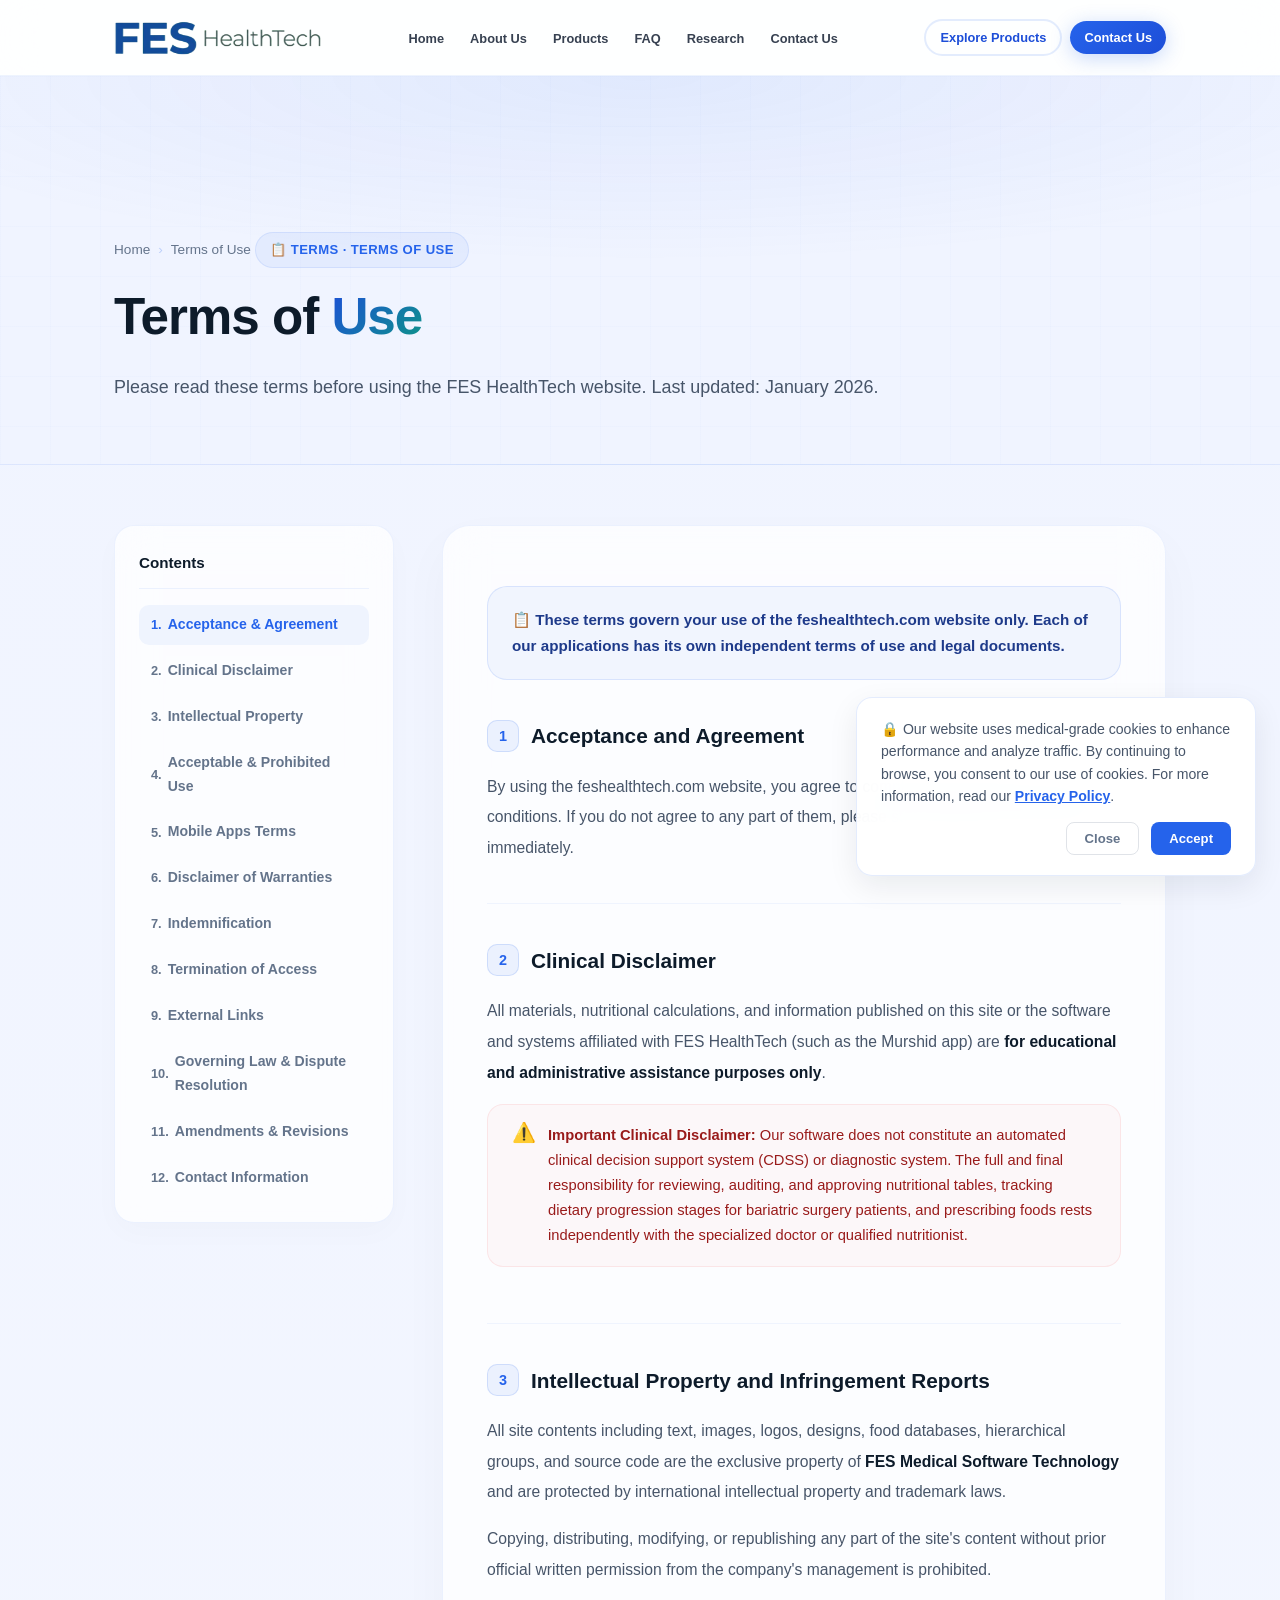
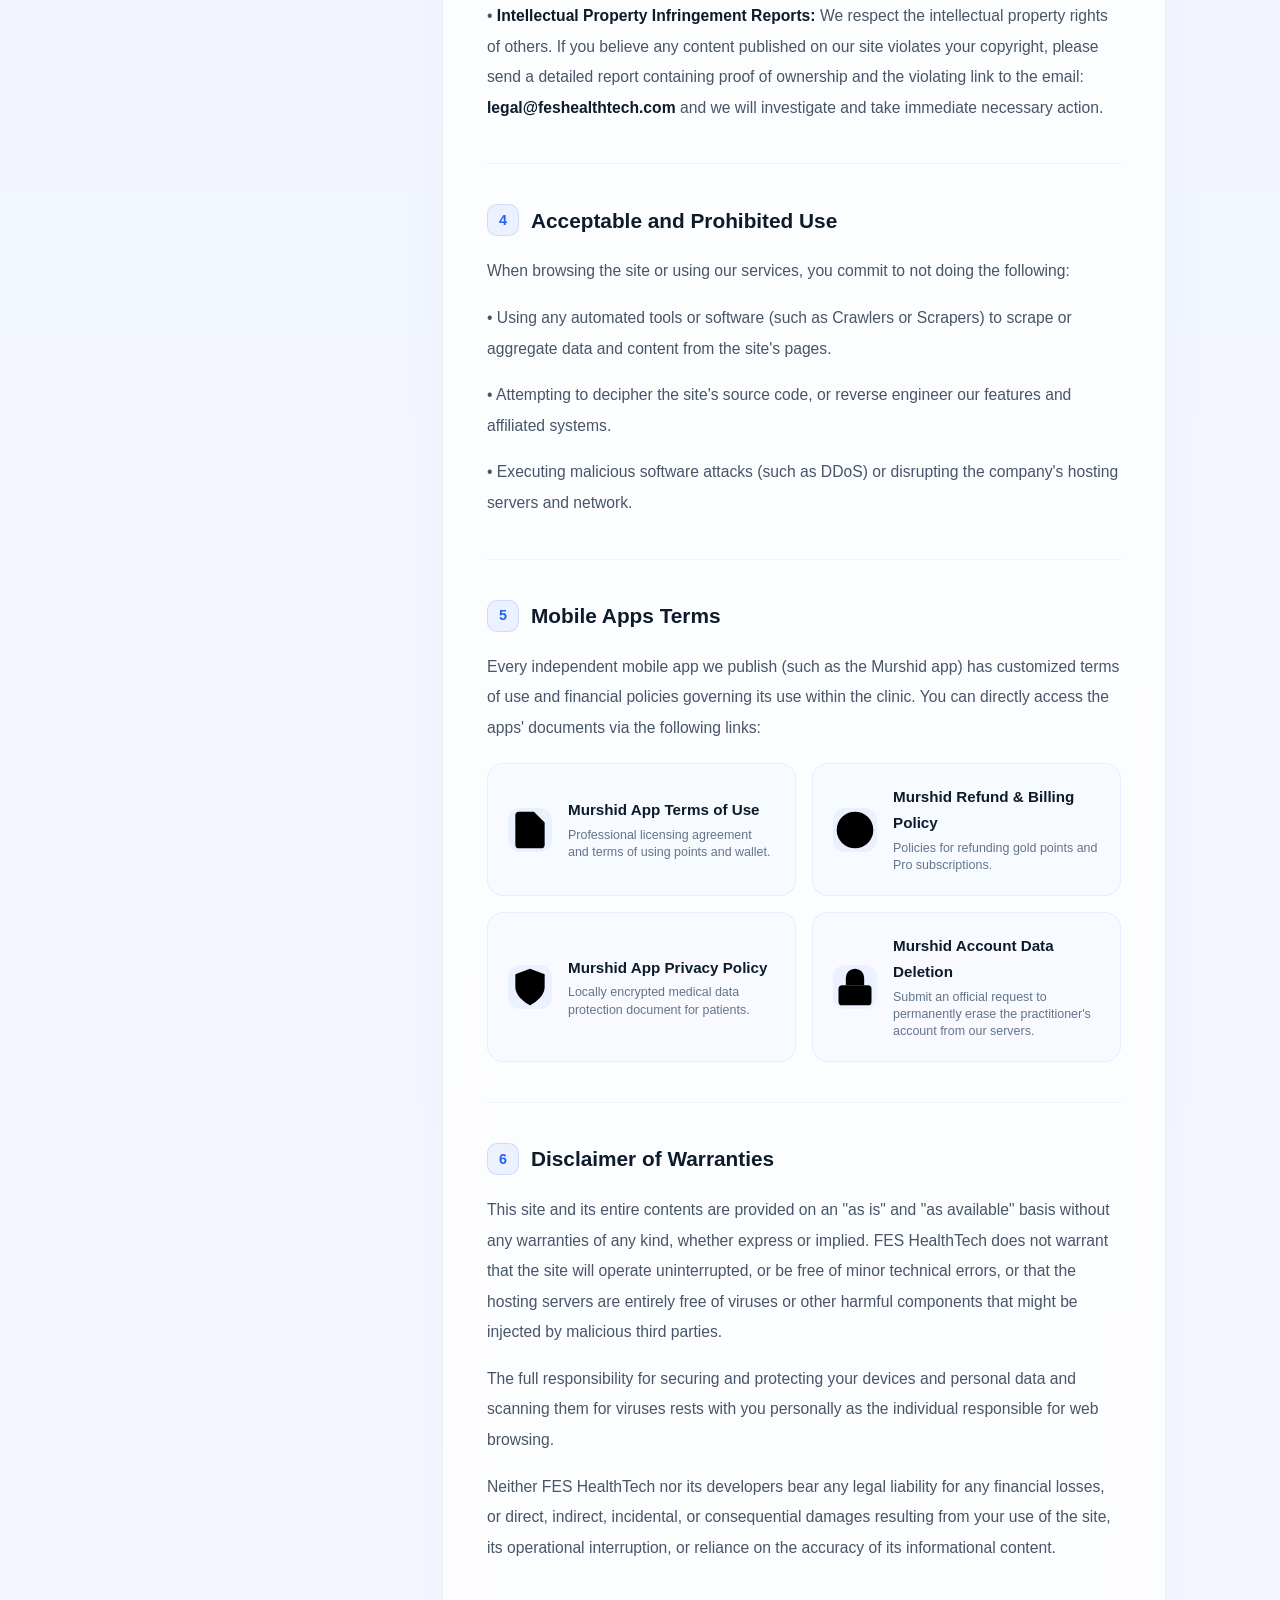
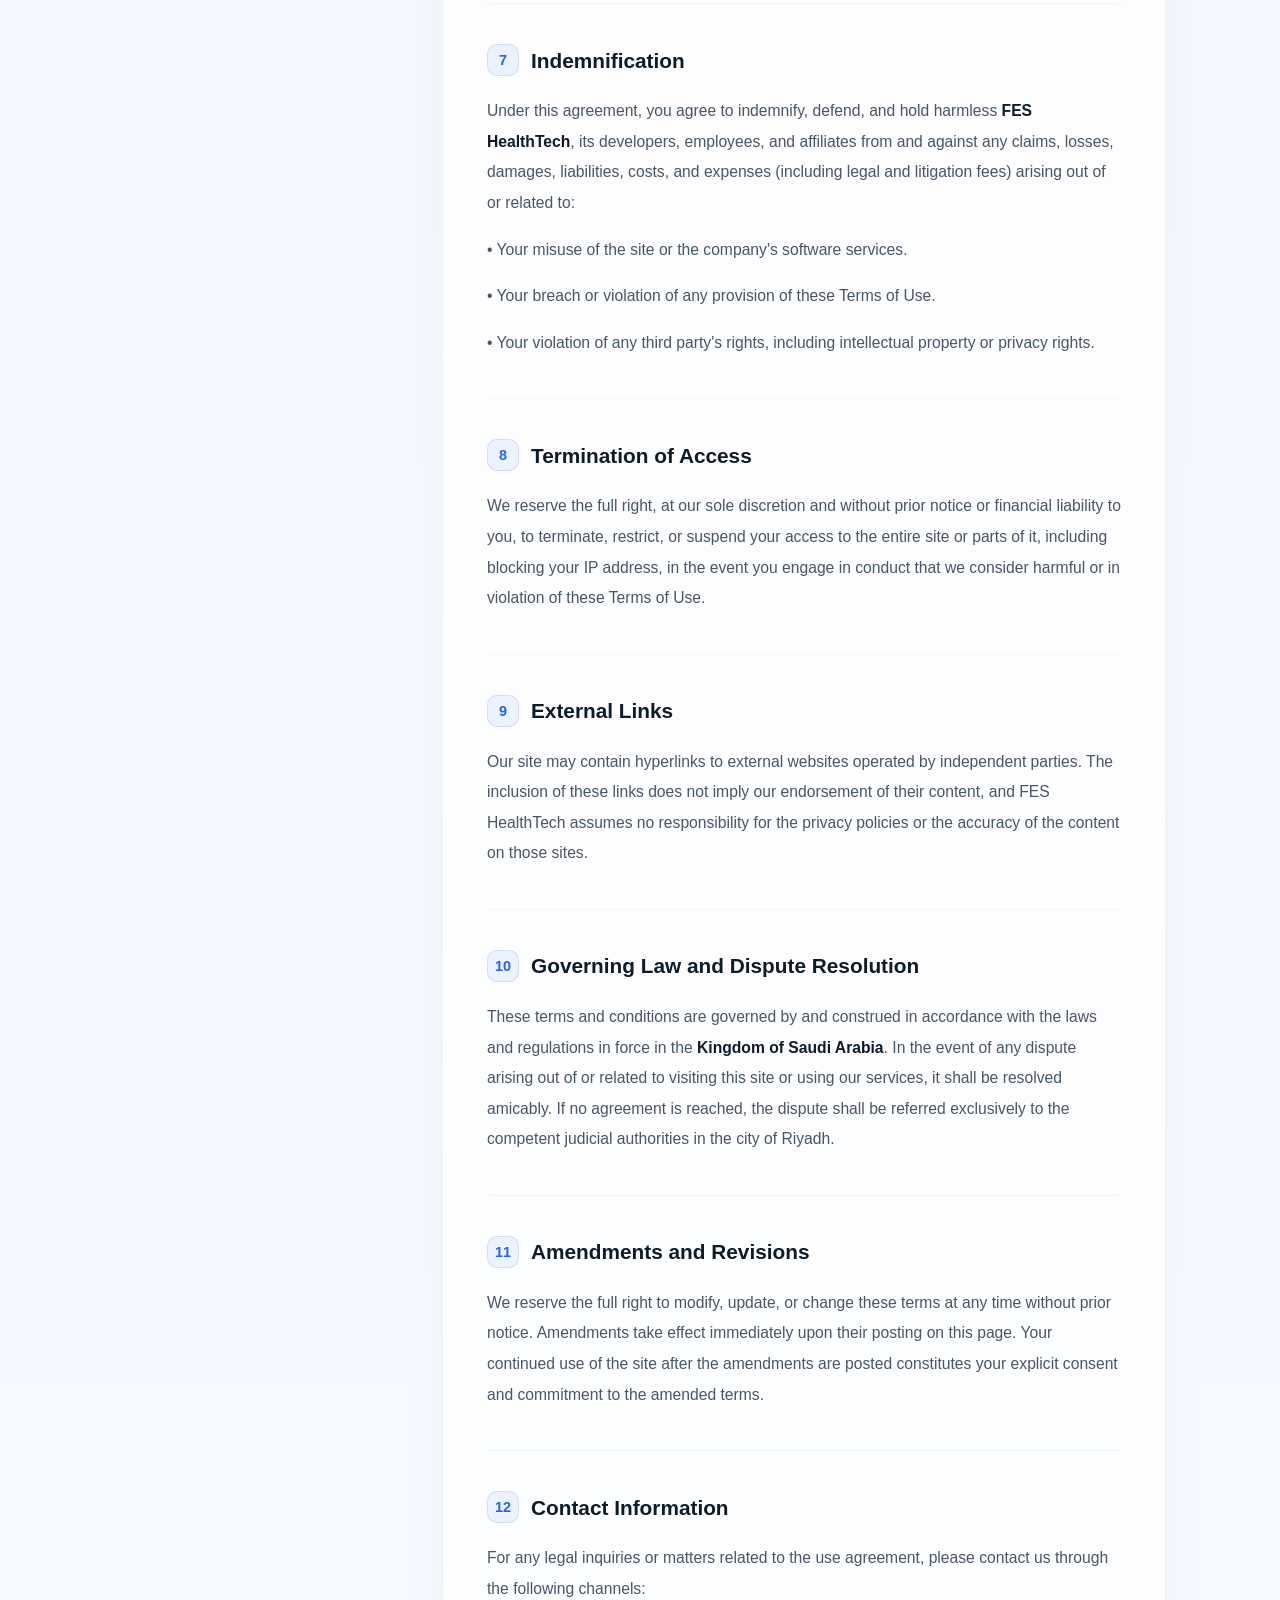
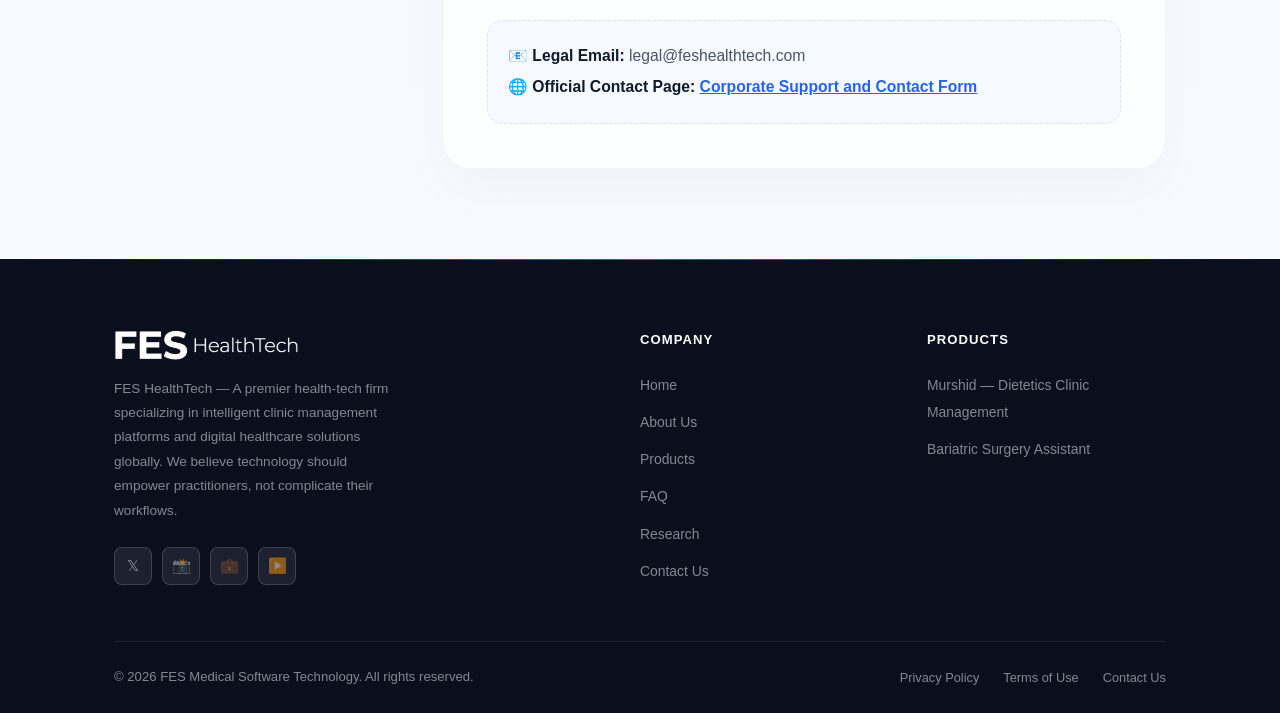
<file: pages/terms.html>
<!DOCTYPE html>
<html lang="en" dir="ltr">
<head>
  <meta charset="UTF-8" />
  <meta name="viewport" content="width=device-width, initial-scale=1.0" />
  <meta name="description" content="Terms of Use for FES HealthTech — The terms and conditions governing the use of the website." />
  <title>Terms of Use | FES HealthTech</title>
  <link rel="stylesheet" href="../style.css" />
  <link rel="icon" type="image/webp" href="../assets/favicon.webp" />
  <style>
    /* ════════════════════════════════════════
       FES HealthTech — Terms of Use Page CSS
       Clinical Luxury & High-Contrast Readability
       ════════════════════════════════════════ */

    /* Light Clinical Luxury Theme */
    body, html, .legal-page {
      background-color: #F8FAFF !important;
      background: linear-gradient(180deg, #F0F4FF 0%, #F8FAFF 100%) !important;
      color: #374151 !important;
      font-family: var(--font-english);
      overflow-x: hidden !important;
      width: 100% !important;
      position: relative !important;
    }

    /* Page Hero (Light Theme Override) */
    .page-hero {
      background: #F0F4FF !important;
      background-image: radial-gradient(ellipse 80% 60% at 50% 0%, rgba(37, 99, 235, 0.08) 0%, transparent 80%) !important;
      padding: calc(var(--nav-height) + 80px) 0 60px !important;
      border-bottom: 1px solid rgba(37, 99, 235, 0.08);
      position: relative;
      overflow: hidden;
    }
    .page-hero::before {
      content: '';
      position: absolute;
      inset: 0;
      background-image:
        linear-gradient(rgba(37, 99, 235, 0.015) 1px, transparent 1px),
        linear-gradient(90deg, rgba(37, 99, 235, 0.015) 1px, transparent 1px);
      background-size: 50px 50px;
      pointer-events: none;
    }

    .page-breadcrumb {
      display: inline-flex;
      align-items: center;
      gap: 8px;
      font-size: 0.85rem;
      color: #64748B;
      margin-bottom: 18px;
    }
    .page-breadcrumb a {
      color: #64748B;
      font-weight: 500;
      transition: var(--transition);
    }
    .page-breadcrumb a:hover {
      color: var(--primary);
    }
    .page-breadcrumb-sep {
      color: rgba(37, 99, 235, 0.25);
    }

    .page-hero-eyebrow {
      font-size: 0.82rem;
      font-weight: 700;
      color: var(--primary);
      letter-spacing: 0.03em;
      text-transform: uppercase;
      margin-bottom: 16px;
      display: inline-block;
      padding: 6px 14px;
      background: rgba(37, 99, 235, 0.06);
      border-radius: 99px;
      border: 1px solid rgba(37, 99, 235, 0.1);
    }

    .page-hero-title {
      font-size: clamp(2rem, 5vw, 3.2rem);
      font-weight: 900;
      color: #0D1B2A !important;
      line-height: 1.3;
      margin-bottom: 20px;
      letter-spacing: -0.02em;
    }
    .page-hero-title span {
      background: linear-gradient(135deg, #1D4ED8 0%, #0D9488 100%) !important;
      -webkit-background-clip: text !important;
      -webkit-text-fill-color: transparent !important;
      background-clip: text !important;
    }

    .page-hero-subtitle {
      font-size: 1.12rem;
      color: #475569 !important;
      max-width: 800px;
      line-height: 1.85;
      margin: 0;
      font-weight: 400;
    }

    /* Legal Layout Grid */
    .legal-layout-grid {
      display: grid;
      grid-template-columns: 280px 1fr;
      gap: 48px;
      margin-top: 60px;
      margin-bottom: 90px;
      align-items: start;
    }

    /* Sidebar TOC */
    .legal-sidebar-toc {
      position: sticky;
      top: calc(var(--nav-height) + 32px);
      background: rgba(255, 255, 255, 0.75) !important;
      backdrop-filter: blur(20px) !important;
      -webkit-backdrop-filter: blur(20px) !important;
      border: 1px solid rgba(37, 99, 235, 0.08) !important;
      border-radius: 20px;
      padding: 24px;
      box-shadow: 0 10px 30px rgba(13, 27, 42, 0.02) !important;
    }
    .toc-title {
      font-size: 0.95rem;
      font-weight: 800;
      color: #0D1B2A;
      margin-bottom: 16px;
      padding-bottom: 12px;
      border-bottom: 1px solid rgba(37, 99, 235, 0.08);
    }
    .toc-links {
      display: flex;
      flex-direction: column;
      gap: 6px;
    }
    .toc-link {
      font-size: 0.88rem;
      font-weight: 600;
      color: #64748B;
      padding: 8px 12px;
      border-radius: 10px;
      display: flex;
      align-items: center;
      gap: 6px;
      transition: var(--transition);
    }
    .toc-link:hover {
      color: var(--primary);
      background: rgba(37, 99, 235, 0.04);
    }
    .toc-link.active {
      color: var(--primary) !important;
      background: rgba(37, 99, 235, 0.06) !important;
      font-weight: 700;
    }
    .toc-num {
      font-family: var(--font-english);
      font-weight: 700;
      font-size: 0.8rem;
    }

    /* Mobile TOC Accordion */
    .mobile-toc-accordion {
      display: none;
      position: relative;
      margin-top: 32px;
      margin-bottom: 16px;
      z-index: 100;
    }
    .mobile-toc-trigger {
      width: 100%;
      background: rgba(255, 255, 255, 0.95) !important;
      border: 1px solid rgba(37, 99, 235, 0.1) !important;
      border-radius: 16px;
      padding: 14px 20px;
      font-size: 0.92rem;
      font-weight: 700;
      color: #0D1B2A;
      display: flex;
      justify-content: space-between;
      align-items: center;
      box-shadow: 0 4px 15px rgba(13, 27, 42, 0.02) !important;
      transition: var(--transition);
    }
    .mobile-toc-trigger:active {
      transform: scale(0.99);
    }
    .mobile-toc-trigger .toc-icon {
      font-size: 0.75rem;
      transition: transform 0.3s ease;
      color: var(--primary);
    }
    .mobile-toc-trigger.open .toc-icon {
      transform: rotate(180deg);
    }
    .mobile-toc-dropdown {
      display: none;
      position: absolute;
      top: calc(100% + 8px);
      left: 0; right: 0;
      background: #FFFFFF !important;
      border: 1px solid rgba(37, 99, 235, 0.1) !important;
      border-radius: 16px;
      box-shadow: 0 15px 35px rgba(13, 27, 42, 0.1) !important;
      padding: 10px;
      max-height: 280px;
      overflow-y: auto;
      z-index: 101;
    }
    .mobile-toc-item {
      display: block;
      padding: 10px 16px;
      font-size: 0.88rem;
      font-weight: 600;
      color: #475569;
      border-radius: 10px;
      transition: var(--transition);
      text-align: left;
    }
    .mobile-toc-item:hover {
      background: rgba(37, 99, 235, 0.04);
      color: var(--primary);
    }

    /* Content Area */
    .legal-content-wrap {
      background: rgba(255, 255, 255, 0.75) !important;
      backdrop-filter: blur(20px) !important;
      -webkit-backdrop-filter: blur(20px) !important;
      border: 1px solid rgba(37, 99, 235, 0.08) !important;
      border-radius: 28px;
      padding: 44px;
      box-shadow: 0 20px 50px rgba(13, 27, 42, 0.03) !important;
      max-width: 100% !important;
      width: 100% !important;
    }

    .legal-highlight {
      background: rgba(37, 99, 235, 0.05) !important;
      border: 1px solid rgba(37, 99, 235, 0.12) !important;
      color: #1E3A8A !important;
      padding: 20px 24px;
      border-radius: 20px;
      font-size: 0.95rem;
      font-weight: 600;
      line-height: 1.7;
      margin-bottom: 40px;
    }

    .legal-section {
      margin-bottom: 40px;
      padding-bottom: 40px;
      border-bottom: 1px solid rgba(37, 99, 235, 0.06);
      scroll-margin-top: calc(var(--nav-height) + 40px);
    }
    .legal-section:last-of-type {
      margin-bottom: 0;
      padding-bottom: 0;
      border-bottom: none;
    }

    .legal-section-title {
      font-size: 1.3rem;
      font-weight: 800;
      color: #0D1B2A !important;
      display: flex;
      align-items: center;
      flex-wrap: wrap !important;
      gap: 12px;
      margin-bottom: 20px;
      line-height: 1.4;
    }

    .legal-section-num {
      width: 32px;
      height: 32px;
      background: rgba(37, 99, 235, 0.08) !important;
      border: 1px solid rgba(37, 99, 235, 0.15) !important;
      border-radius: 10px;
      display: inline-flex;
      align-items: center;
      justify-content: center;
      color: var(--primary) !important;
      font-size: 0.9rem;
      font-weight: 800;
      font-family: var(--font-english);
      flex-shrink: 0 !important;
    }

    .legal-text {
      font-size: 0.98rem;
      line-height: 1.95;
      color: #475569 !important;
      margin-bottom: 16px;
    }
    .legal-text:last-of-type {
      margin-bottom: 0;
    }
    .legal-text strong {
      color: #0D1B2A !important;
    }

    /* Wrap emails and long links to prevent mobile overflow */
    .legal-text, .legal-highlight {
      overflow-wrap: break-word !important;
      word-wrap: break-word !important;
    }

    /* Premium Alert and Highlights */
    .legal-alert-box {
      background: rgba(239, 68, 68, 0.03) !important;
      border: 1px solid rgba(239, 68, 68, 0.1) !important;
      border-radius: 16px;
      padding: 18px 24px;
      margin: 16px 0;
      display: flex;
      gap: 12px;
      align-items: start;
      color: #991B1B !important;
      font-size: 0.92rem;
      line-height: 1.7;
    }
    
    /* App Policies Links Layout */
    .app-policies-grid {
      display: grid;
      grid-template-columns: repeat(2, 1fr);
      gap: 16px;
      margin-top: 20px;
    }
    .app-policy-card {
      background: rgba(37, 99, 235, 0.02) !important;
      border: 1px solid rgba(37, 99, 235, 0.08) !important;
      border-radius: 16px;
      padding: 20px;
      display: flex;
      align-items: center;
      gap: 16px;
      text-decoration: none !important;
      transition: all 0.3s cubic-bezier(0.16, 1, 0.3, 1);
    }
    .app-policy-card:hover {
      background: #FFFFFF !important;
      border-color: rgba(37, 99, 235, 0.2) !important;
      transform: translateY(-3px);
      box-shadow: 0 10px 25px rgba(37, 99, 235, 0.05) !important;
    }
    .app-policy-icon {
      width: 44px; height: 44px;
      background: rgba(37, 99, 235, 0.06);
      border-radius: 12px;
      display: flex; align-items: center; justify-content: center;
      color: #2563EB;
      font-size: 1.25rem;
      transition: all 0.3s ease;
      flex-shrink: 0;
    }
    .app-policy-card:hover .app-policy-icon {
      background: rgba(37, 99, 235, 0.1);
      color: #1D4ED8;
    }
    .app-policy-info {
      display: flex;
      flex-direction: column;
      gap: 4px;
      text-align: left;
    }
    .app-policy-title {
      font-size: 0.95rem;
      font-weight: 800;
      color: #0D1B2A !important;
    }
    .app-policy-desc {
      font-size: 0.78rem;
      color: #64748B !important;
      line-height: 1.4;
    }
    @media (max-width: 768px) {
      .app-policies-grid {
        grid-template-columns: 1fr;
        gap: 12px;
      }
    }

    /* ════════════════════════════════════════
       RESPONSIVE DESIGN & MOBILE OPTIMIZATIONS
       ════════════════════════════════════════ */
    @media (max-width: 992px) {
      .page-hero {
        padding: calc(var(--nav-height) + 50px) 0 50px !important;
      }
      .legal-layout-grid {
        grid-template-columns: 1fr;
        gap: 0;
        margin-top: 40px;
        margin-bottom: 60px;
      }
      .legal-sidebar-toc {
        display: none !important;
      }
      .mobile-toc-accordion {
        display: block !important;
      }
      .legal-content-wrap {
        padding: 32px 24px !important;
        border-radius: 24px !important;
      }
    }

    @media (max-width: 768px) {
      .reveal-left, .reveal-right {
        transform: translateY(20px) !important;
      }
      .reveal-left.revealed, .reveal-right.revealed {
        transform: translateY(0) !important;
      }
    }

    @media (max-width: 576px) {
      .container {
        padding: 0 20px !important;
      }
      .page-hero-title {
        font-size: 1.85rem !important;
        line-height: 1.35 !important;
      }
      .page-hero-subtitle {
        font-size: 0.98rem !important;
        line-height: 1.75 !important;
      }
      .legal-content-wrap {
        padding: 24px 18px !important;
        border-radius: 20px !important;
      }
      .legal-section-title {
        font-size: 1.15rem !important;
      }
      .legal-section-num {
        width: 28px;
        height: 28px;
        font-size: 0.8rem;
        border-radius: 8px;
      }
      .legal-text {
        font-size: 0.92rem !important;
        line-height: 1.8 !important;
      }
      .legal-highlight {
        padding: 16px 18px !important;
        font-size: 0.88rem !important;
      }
    }
  </style>
</head>
<body class="legal-page">

  <div id="navbar-placeholder"></div>

  <!-- Page Hero -->
  <section class="page-hero">
    <div class="container page-hero-content">
      <nav class="page-breadcrumb">
        <a href="../index.html">Home</a>
        <span class="page-breadcrumb-sep">›</span>
        <span>Terms of Use</span>
      </nav>
      <div class="page-hero-eyebrow">📋 Terms · Terms of Use</div>
      <h1 class="page-hero-title">Terms of <span>Use</span></h1>
      <p class="page-hero-subtitle">
        Please read these terms before using the FES HealthTech website.
        Last updated: January 2026.
      </p>
    </div>
  </section>

  <main class="container">
    <div class="legal-layout-grid">
      
      <!-- Sidebar TOC (Desktop) -->
      <aside class="legal-sidebar-toc">
        <div class="toc-title">Contents</div>
        <nav class="toc-links">
          <a href="#sec-1" class="toc-link active"><span class="toc-num">1.</span> Acceptance & Agreement</a>
          <a href="#sec-2" class="toc-link"><span class="toc-num">2.</span> Clinical Disclaimer</a>
          <a href="#sec-3" class="toc-link"><span class="toc-num">3.</span> Intellectual Property</a>
          <a href="#sec-4" class="toc-link"><span class="toc-num">4.</span> Acceptable & Prohibited Use</a>
          <a href="#sec-5" class="toc-link"><span class="toc-num">5.</span> Mobile Apps Terms</a>
          <a href="#sec-6" class="toc-link"><span class="toc-num">6.</span> Disclaimer of Warranties</a>
          <a href="#sec-7" class="toc-link"><span class="toc-num">7.</span> Indemnification</a>
          <a href="#sec-8" class="toc-link"><span class="toc-num">8.</span> Termination of Access</a>
          <a href="#sec-9" class="toc-link"><span class="toc-num">9.</span> External Links</a>
          <a href="#sec-10" class="toc-link"><span class="toc-num">10.</span> Governing Law & Dispute Resolution</a>
          <a href="#sec-11" class="toc-link"><span class="toc-num">11.</span> Amendments & Revisions</a>
          <a href="#sec-12" class="toc-link"><span class="toc-num">12.</span> Contact Information</a>
        </nav>
      </aside>

      <!-- Mobile TOC Accordion -->
      <div class="mobile-toc-accordion">
        <button class="mobile-toc-trigger" id="mobileTocBtn">
          <span>🔍 Quick navigate to terms sections...</span>
          <span class="toc-icon">▼</span>
        </button>
        <div class="mobile-toc-dropdown" id="mobileTocDropdown">
          <a href="#sec-1" class="mobile-toc-item">1. Acceptance & Agreement</a>
          <a href="#sec-2" class="mobile-toc-item">2. Clinical Disclaimer</a>
          <a href="#sec-3" class="mobile-toc-item">3. Intellectual Property</a>
          <a href="#sec-4" class="mobile-toc-item">4. Acceptable & Prohibited Use</a>
          <a href="#sec-5" class="mobile-toc-item">5. Mobile Apps Terms</a>
          <a href="#sec-6" class="mobile-toc-item">6. Disclaimer of Warranties</a>
          <a href="#sec-7" class="mobile-toc-item">7. Indemnification</a>
          <a href="#sec-8" class="mobile-toc-item">8. Termination of Access</a>
          <a href="#sec-9" class="mobile-toc-item">9. External Links</a>
          <a href="#sec-10" class="mobile-toc-item">10. Governing Law & Dispute Resolution</a>
          <a href="#sec-11" class="mobile-toc-item">11. Amendments & Revisions</a>
          <a href="#sec-12" class="mobile-toc-item">12. Contact Information</a>
        </div>
      </div>

      <!-- Legal Content Wrap -->
      <div class="legal-content-wrap">

        <div class="legal-highlight">
          📋 These terms govern your use of the <strong>feshealthtech.com</strong> website only. Each of our applications has its own independent terms of use and legal documents.
        </div>

        <div class="legal-section" id="sec-1">
          <h2 class="legal-section-title">
            <span class="legal-section-num">1</span>
            Acceptance and Agreement
          </h2>
          <p class="legal-text">
            By using the feshealthtech.com website, you agree to comply fully with these terms and conditions. If you do not agree to any part of them, please stop using the site and services immediately.
          </p>
        </div>

        <div class="legal-section" id="sec-2">
          <h2 class="legal-section-title">
            <span class="legal-section-num">2</span>
            Clinical Disclaimer
          </h2>
          <p class="legal-text">
            All materials, nutritional calculations, and information published on this site or the software and systems affiliated with FES HealthTech (such as the Murshid app) are <strong>for educational and administrative assistance purposes only</strong>.
          </p>
          <div class="legal-alert-box">
            <span style="font-size: 1.2rem; line-height: 1;">⚠️</span>
            <span><strong>Important Clinical Disclaimer:</strong> Our software does not constitute an automated clinical decision support system (CDSS) or diagnostic system. The full and final responsibility for reviewing, auditing, and approving nutritional tables, tracking dietary progression stages for bariatric surgery patients, and prescribing foods rests independently with the specialized doctor or qualified nutritionist.</span>
          </div>
        </div>

        <div class="legal-section" id="sec-3">
          <h2 class="legal-section-title">
            <span class="legal-section-num">3</span>
            Intellectual Property and Infringement Reports
          </h2>
          <p class="legal-text">
            All site contents including text, images, logos, designs, food databases, hierarchical groups, and source code are the exclusive property of 
            <strong>FES Medical Software Technology</strong> and are protected by international intellectual property and trademark laws.
          </p>
          <p class="legal-text">
            Copying, distributing, modifying, or republishing any part of the site's content without prior official written permission from the company's management is prohibited.
          </p>
          <p class="legal-text">
            • <strong>Intellectual Property Infringement Reports:</strong> We respect the intellectual property rights of others. If you believe any content published on our site violates your copyright, please send a detailed report containing proof of ownership and the violating link to the email: <strong>legal@feshealthtech.com</strong> and we will investigate and take immediate necessary action.
          </p>
        </div>

        <div class="legal-section" id="sec-4">
          <h2 class="legal-section-title">
            <span class="legal-section-num">4</span>
            Acceptable and Prohibited Use
          </h2>
          <p class="legal-text">When browsing the site or using our services, you commit to not doing the following:</p>
          <p class="legal-text">• Using any automated tools or software (such as Crawlers or Scrapers) to scrape or aggregate data and content from the site's pages.</p>
          <p class="legal-text">• Attempting to decipher the site's source code, or reverse engineer our features and affiliated systems.</p>
          <p class="legal-text">• Executing malicious software attacks (such as DDoS) or disrupting the company's hosting servers and network.</p>
        </div>

        <div class="legal-section" id="sec-5">
          <h2 class="legal-section-title">
            <span class="legal-section-num">5</span>
            Mobile Apps Terms
          </h2>
          <p class="legal-text">
            Every independent mobile app we publish (such as the Murshid app) has customized terms of use and financial policies governing its use within the clinic. You can directly access the apps' documents via the following links:
          </p>
          
          <div class="app-policies-grid">
            <!-- Link 1: Terms of Use -->
            <a href="../../murshid/terms-of-use.html" class="app-policy-card">
              <div class="app-policy-icon">
                <svg class="fes-svg-icon" viewBox="0 0 24 24"><path d="M14 2H6a2 2 0 0 0-2 2v16a2 2 0 0 0 2 2h12a2 2 0 0 0 2-2V8z"/><path d="M14 2v6h6"/><path d="M16 13H8"/><path d="M16 17H8"/><path d="M10 9H8"/></svg>
              </div>
              <div class="app-policy-info">
                <span class="app-policy-title">Murshid App Terms of Use</span>
                <span class="app-policy-desc">Professional licensing agreement and terms of using points and wallet.</span>
              </div>
            </a>
            <!-- Link 2: Refund Policy -->
            <a href="../../murshid/refund-policy.html" class="app-policy-card">
              <div class="app-policy-icon">
                <svg class="fes-svg-icon" viewBox="0 0 24 24"><circle cx="12" cy="12" r="10"/><circle cx="12" cy="12" r="6"/><circle cx="12" cy="12" r="2"/></svg>
              </div>
              <div class="app-policy-info">
                <span class="app-policy-title">Murshid Refund & Billing Policy</span>
                <span class="app-policy-desc">Policies for refunding gold points and Pro subscriptions.</span>
              </div>
            </a>
            <!-- Link 3: Privacy Policy -->
            <a href="../../murshid/privacy-policy.html" class="app-policy-card">
              <div class="app-policy-icon">
                <svg class="fes-svg-icon" viewBox="0 0 24 24"><path d="M12 22s8-4 8-10V5l-8-3-8 3v7c0 6 8 10 8 10z"/><path d="m9 11 2 2 4-4"/></svg>
              </div>
              <div class="app-policy-info">
                <span class="app-policy-title">Murshid App Privacy Policy</span>
                <span class="app-policy-desc">Locally encrypted medical data protection document for patients.</span>
              </div>
            </a>
            <!-- Link 4: Data Deletion -->
            <a href="../../murshid/data-deletion.html" class="app-policy-card">
              <div class="app-policy-icon">
                <svg class="fes-svg-icon" viewBox="0 0 24 24"><rect x="3" y="11" width="18" height="11" rx="2" ry="2"/><path d="M7 11V7a5 5 0 0 1 10 0v4"/></svg>
              </div>
              <div class="app-policy-info">
                <span class="app-policy-title">Murshid Account Data Deletion</span>
                <span class="app-policy-desc">Submit an official request to permanently erase the practitioner's account from our servers.</span>
              </div>
            </a>
          </div>
        </div>

        <div class="legal-section" id="sec-6">
          <h2 class="legal-section-title">
            <span class="legal-section-num">6</span>
            Disclaimer of Warranties
          </h2>
          <p class="legal-text">
            This site and its entire contents are provided on an "as is" and "as available" basis without any warranties of any kind, whether express or implied. FES HealthTech does not warrant that the site will operate uninterrupted, or be free of minor technical errors, or that the hosting servers are entirely free of viruses or other harmful components that might be injected by malicious third parties.
          </p>
          <p class="legal-text">
            The full responsibility for securing and protecting your devices and personal data and scanning them for viruses rests with you personally as the individual responsible for web browsing.
          </p>
          <p class="legal-text">
            Neither FES HealthTech nor its developers bear any legal liability for any financial losses, or direct, indirect, incidental, or consequential damages resulting from your use of the site, its operational interruption, or reliance on the accuracy of its informational content.
          </p>
        </div>

        <div class="legal-section" id="sec-7">
          <h2 class="legal-section-title">
            <span class="legal-section-num">7</span>
            Indemnification
          </h2>
          <p class="legal-text">
            Under this agreement, you agree to indemnify, defend, and hold harmless <strong>FES HealthTech</strong>, its developers, employees, and affiliates from and against any claims, losses, damages, liabilities, costs, and expenses (including legal and litigation fees) arising out of or related to:
          </p>
          <p class="legal-text">• Your misuse of the site or the company's software services.</p>
          <p class="legal-text">• Your breach or violation of any provision of these Terms of Use.</p>
          <p class="legal-text">• Your violation of any third party's rights, including intellectual property or privacy rights.</p>
        </div>

        <div class="legal-section" id="sec-8">
          <h2 class="legal-section-title">
            <span class="legal-section-num">8</span>
            Termination of Access
          </h2>
          <p class="legal-text">
            We reserve the full right, at our sole discretion and without prior notice or financial liability to you, to terminate, restrict, or suspend your access to the entire site or parts of it, including blocking your IP address, in the event you engage in conduct that we consider harmful or in violation of these Terms of Use.
          </p>
        </div>

        <div class="legal-section" id="sec-9">
          <h2 class="legal-section-title">
            <span class="legal-section-num">9</span>
            External Links
          </h2>
          <p class="legal-text">
            Our site may contain hyperlinks to external websites operated by independent parties. The inclusion of these links does not imply our endorsement of their content, and FES HealthTech assumes no responsibility for the privacy policies or the accuracy of the content on those sites.
          </p>
        </div>

        <div class="legal-section" id="sec-10">
          <h2 class="legal-section-title">
            <span class="legal-section-num">10</span>
            Governing Law and Dispute Resolution
          </h2>
          <p class="legal-text">
            These terms and conditions are governed by and construed in accordance with the laws and regulations in force in the <strong>Kingdom of Saudi Arabia</strong>. In the event of any dispute arising out of or related to visiting this site or using our services, it shall be resolved amicably. If no agreement is reached, the dispute shall be referred exclusively to the competent judicial authorities in the city of Riyadh.
          </p>
        </div>

        <div class="legal-section" id="sec-11">
          <h2 class="legal-section-title">
            <span class="legal-section-num">11</span>
            Amendments and Revisions
          </h2>
          <p class="legal-text">
            We reserve the full right to modify, update, or change these terms at any time without prior notice. Amendments take effect immediately upon their posting on this page. Your continued use of the site after the amendments are posted constitutes your explicit consent and commitment to the amended terms.
          </p>
        </div>

        <div class="legal-section" id="sec-12">
          <h2 class="legal-section-title">
            <span class="legal-section-num">12</span>
            Contact Information
          </h2>
          <p class="legal-text">
            For any legal inquiries or matters related to the use agreement, please contact us through the following channels:
          </p>
          <p class="legal-text" style="background: rgba(37,99,235,0.03); border: 1px dashed rgba(37,99,235,0.15); padding: 20px; border-radius: 16px; margin-top: 16px;">
            📧 <strong>Legal Email:</strong> legal@feshealthtech.com<br />
            🌐 <strong>Official Contact Page:</strong> <a href="contact.html" style="color:var(--primary); font-weight:800; text-decoration: underline;">Corporate Support and Contact Form</a>
          </p>
        </div>

      </div>
    </div>
  </main>

  <div id="footer-placeholder"></div>
  <script src="../components/components.js"></script>
  <script>
    (function () {
      // Mobile TOC Accordion Toggle
      const mobileTocBtn = document.getElementById('mobileTocBtn');
      const mobileTocDropdown = document.getElementById('mobileTocDropdown');
      
      if (mobileTocBtn && mobileTocDropdown) {
        mobileTocBtn.addEventListener('click', (e) => {
          e.stopPropagation();
          const isOpen = mobileTocBtn.classList.toggle('open');
          mobileTocDropdown.style.display = isOpen ? 'block' : 'none';
        });

        // Close dropdown when clicking outside
        document.addEventListener('click', () => {
          if (mobileTocBtn) mobileTocBtn.classList.remove('open');
          if (mobileTocDropdown) mobileTocDropdown.style.display = 'none';
        });

        // Close dropdown when clicking a link
        mobileTocDropdown.querySelectorAll('a').forEach(link => {
          link.addEventListener('click', () => {
            mobileTocBtn.classList.remove('open');
            mobileTocDropdown.style.display = 'none';
          });
        });
      }

      // ScrollSpy for Desktop Sidebar
      const sections = document.querySelectorAll('.legal-section');
      const tocLinks = document.querySelectorAll('.toc-link');

      if (sections.length && tocLinks.length) {
        const handleScroll = () => {
          let currentId = '';
          const scrollPosition = window.scrollY + 160;

          sections.forEach(section => {
            const sectionTop = section.offsetTop;
            const sectionHeight = section.offsetHeight;
            if (scrollPosition >= sectionTop && scrollPosition < sectionTop + sectionHeight) {
              currentId = section.getAttribute('id');
            }
          });

          // Fallback to first section if at the top
          if (window.scrollY < 200) {
            currentId = sections[0].getAttribute('id');
          }

          tocLinks.forEach(link => {
            link.classList.toggle('active', link.getAttribute('href') === `#${currentId}`);
          });
        };

        window.addEventListener('scroll', handleScroll, { passive: true });
        handleScroll(); // Run once initially
      }
    })();
  </script>
</body>
</html>
</file>
<file: style.css>
/* ============================================
   FES HealthTech — Landing Page CSS
   Clinical Luxury Design System v2.0
   ============================================ */

/* ══════════════════════════════════════
   CSS VARIABLES — DESIGN TOKENS
══════════════════════════════════════ */
:root {
  /* Primary Palette — Clinical Blue */
  --primary:        #2563EB;
  --primary-dark:   #1D4ED8;
  --primary-darker: #1E3A8A;
  --primary-light:  #60A5FA;
  --primary-pale:   #EFF6FF;
  --primary-glow:   rgba(37, 99, 235, 0.25);

  /* Accent — Premium Gold */
  --accent:         #F59E0B;
  --accent-dark:    #D97706;
  --accent-light:   #FCD34D;
  --accent-pale:    #FFFBEB;

  /* Dark Navy — Luxury Sections */
  --navy:           #0A0F1E;
  --navy-light:     #111827;
  --navy-mid:       #1F2937;
  --navy-border:    rgba(255,255,255,0.08);
  --navy-text:      rgba(255,255,255,0.85);
  --navy-muted:     rgba(255,255,255,0.5);

  /* Neutrals */
  --white:          #FFFFFF;
  --gray-50:        #F9FAFB;
  --gray-100:       #F3F4F6;
  --gray-200:       #E5E7EB;
  --gray-300:       #D1D5DB;
  --gray-400:       #9CA3AF;
  --gray-500:       #6B7280;
  --gray-700:       #374151;
  --gray-900:       #111827;

  /* Text */
  --text-dark:      #0D1B2A;
  --text-body:      #374151;
  --text-muted:     #6B7280;

  /* Backgrounds */
  --bg-page:        #F8FAFF;
  --bg-section:     #F0F4FF;
  --bg-card:        #FFFFFF;

  /* Borders & Shadows */
  --border:         rgba(37, 99, 235, 0.12);
  --border-light:   rgba(37, 99, 235, 0.07);
  --shadow-sm:      0 2px 12px rgba(37, 99, 235, 0.08);
  --shadow-md:      0 8px 32px rgba(37, 99, 235, 0.15);
  --shadow-lg:      0 20px 60px rgba(37, 99, 235, 0.18);
  --shadow-xl:      0 32px 80px rgba(13, 27, 42, 0.2);
  --shadow-glow:    0 0 40px rgba(37, 99, 235, 0.3);

  /* Glassmorphism */
  --glass-bg:       rgba(255,255,255,0.08);
  --glass-border:   rgba(255,255,255,0.15);
  --glass-bg-light: rgba(255,255,255,0.7);
  --glass-border-light: rgba(37, 99, 235, 0.15);

  /* Radius */
  --radius-sm:      8px;
  --radius-md:      16px;
  --radius-lg:      24px;
  --radius-xl:      32px;
  --radius-2xl:     48px;
  --radius-full:    9999px;

  /* Transitions */
  --transition:     all 0.3s cubic-bezier(0.4, 0, 0.2, 1);
  --transition-slow: all 0.6s cubic-bezier(0.4, 0, 0.2, 1);
  --transition-spring: all 0.4s cubic-bezier(0.34, 1.56, 0.64, 1);

  /* Fonts */
  --font-arabic:    'Noto Kufi Arabic', sans-serif;
  --font-english:   'Inter', sans-serif;
  --font-display:   'Syne', sans-serif;

  /* Layout */
  --nav-height:     76px;
  --announce-height: 0px;
}

/* ══════════════════════════════════════
   RESET & BASE
══════════════════════════════════════ */
*, *::before, *::after {
  margin: 0;
  padding: 0;
  box-sizing: border-box;
}

html {
  scroll-behavior: smooth;
  font-size: 16px;
  direction: ltr;
}

body {
  font-family: var(--font-english);
  background-color: #F8FAFF;
  background-color: var(--bg-page);
  color: #374151;
  color: var(--text-body);
  line-height: 1.7;
  overflow-x: hidden;
  -webkit-font-smoothing: antialiased;
  -moz-osx-font-smoothing: grayscale;
}

a { text-decoration: none; color: inherit; transition: var(--transition); }
img { max-width: 100%; height: auto; display: block; }
ul { list-style: none; }
button { cursor: pointer; border: none; background: none; font-family: inherit; }
input, textarea, select { font-family: inherit; }

/* ══════════════════════════════════════
   UTILITIES
══════════════════════════════════════ */
.container {
  width: 100%;
  max-width: 1240px;
  margin: 0 auto;
  padding: 0 28px;
}

.section-pad { padding: 110px 0; }
.section-pad-sm { padding: 70px 0; }

.text-center { text-align: center; }
.text-primary { color: var(--primary); }
.text-accent { color: var(--accent); }
.text-muted { color: var(--text-muted); }

/* Section Label */
.section-label {
  display: inline-flex;
  align-items: center;
  gap: 8px;
  font-size: 0.78rem;
  font-weight: 700;
  letter-spacing: 0.12em;
  text-transform: uppercase;
  color: var(--primary);
  background: var(--primary-pale);
  border: 1px solid var(--border);
  padding: 6px 16px;
  border-radius: var(--radius-full);
  margin-bottom: 18px;
}

.section-label-dark {
  color: var(--accent);
  background: rgba(245, 158, 11, 0.12);
  border-color: rgba(245, 158, 11, 0.25);
}

/* Section Title */
.section-title {
  font-size: clamp(1.9rem, 3.5vw, 2.9rem);
  font-weight: 800;
  color: var(--text-dark);
  line-height: 1.2;
  letter-spacing: -0.02em;
  margin-bottom: 18px;
}

.section-title span {
  background: linear-gradient(135deg, var(--primary) 0%, var(--primary-light) 100%);
  -webkit-background-clip: text;
  -webkit-text-fill-color: transparent;
  background-clip: text;
}

.section-title-dark { color: #fff; }
.section-title-dark span {
  background: linear-gradient(135deg, var(--accent) 0%, var(--accent-light) 100%);
  -webkit-background-clip: text;
  -webkit-text-fill-color: transparent;
  background-clip: text;
}

.section-subtitle {
  font-size: 1.05rem;
  color: var(--text-muted);
  max-width: 600px;
  line-height: 1.8;
}

.section-subtitle-dark { color: var(--navy-muted); }

/* Section Header */
.section-header { margin-bottom: 60px; }
.section-header.centered { text-align: center; }
.section-header.centered .section-subtitle { margin: 0 auto; }

/* ══════════════════════════════════════
   BUTTONS
══════════════════════════════════════ */
.btn {
  display: inline-flex;
  align-items: center;
  justify-content: center;
  gap: 8px;
  padding: 12px 28px;
  border-radius: var(--radius-full);
  font-size: 0.92rem;
  font-weight: 700;
  font-family: var(--font-english);
  transition: var(--transition);
  white-space: normal;
  text-align: center;
  line-height: 1.4;
  position: relative;
  overflow: hidden;
}

.btn-primary {
  background: linear-gradient(135deg, var(--primary) 0%, var(--primary-dark) 100%);
  color: var(--white);
  box-shadow: 0 4px 20px var(--primary-glow);
}

.btn-primary:hover {
  transform: translateY(-2px);
  box-shadow: 0 8px 30px var(--primary-glow);
}

.btn-primary:active { transform: translateY(0); }

.btn-outline {
  background: transparent;
  color: var(--primary-dark);
  border: 2px solid var(--border);
}

.btn-outline:hover {
  background: var(--primary-pale);
  border-color: var(--primary-dark);
}

.btn-ghost-dark {
  background: var(--glass-bg);
  color: var(--white);
  border: 1px solid var(--glass-border);
  backdrop-filter: blur(10px);
}

.btn-ghost-dark:hover {
  background: rgba(255,255,255,0.15);
  border-color: rgba(255,255,255,0.3);
}

.btn-accent {
  background: linear-gradient(135deg, var(--accent) 0%, var(--accent-dark) 100%);
  color: var(--white);
  box-shadow: 0 4px 20px rgba(245, 158, 11, 0.3);
}

.btn-accent:hover {
  transform: translateY(-2px);
  box-shadow: 0 8px 30px rgba(245, 158, 11, 0.4);
}

.btn-xl { padding: 16px 40px; font-size: 1rem; }
.btn-lg { padding: 14px 32px; font-size: 0.95rem; }
.btn-sm { padding: 8px 20px; font-size: 0.82rem; }

/* ══════════════════════════════════════
   ANNOUNCEMENT BAR
══════════════════════════════════════ */
.announce-bar {
  background: linear-gradient(90deg, var(--primary-darker) 0%, var(--primary) 50%, var(--primary-darker) 100%);
  color: white;
  text-align: center;
  padding: 10px 24px;
  font-size: 0.82rem;
  font-weight: 600;
  letter-spacing: 0.03em;
  position: relative;
  z-index: 1001;
  height: var(--announce-height);
  display: flex;
  align-items: center;
  justify-content: center;
  gap: 12px;
}

.announce-bar a {
  color: var(--accent-light);
  text-decoration: underline;
  text-underline-offset: 2px;
}

.announce-bar .announce-dot {
  width: 6px;
  height: 6px;
  background: var(--accent-light);
  border-radius: 50%;
  display: inline-block;
  animation: pulse-dot 2s ease-in-out infinite;
}

@keyframes pulse-dot {
  0%, 100% { opacity: 1; transform: scale(1); }
  50% { opacity: 0.5; transform: scale(0.7); }
}

#navbar-placeholder {
  min-height: 76px;
  display: block;
}
@media (max-width: 768px) {
  #navbar-placeholder {
    min-height: 64px;
  }
}

/* ══════════════════════════════════════
   NAVBAR
══════════════════════════════════════ */
.navbar {
  position: sticky;
  top: 0;
  z-index: 1000;
  height: var(--nav-height);
  display: flex;
  align-items: center;
  background: rgba(255, 255, 255, 0.92);
  backdrop-filter: blur(20px);
  -webkit-backdrop-filter: blur(20px);
  border-bottom: 1px solid var(--border-light);
  transition: var(--transition);
}

.navbar.scrolled {
  box-shadow: 0 4px 30px rgba(37, 99, 235, 0.1);
  background: rgba(255, 255, 255, 0.98);
}

.nav-inner {
  display: flex;
  align-items: center;
  justify-content: space-between;
  gap: 24px;
}

.nav-logo img {
  height: 36px;
  width: auto;
  object-fit: contain;
}

.nav-links {
  display: flex;
  align-items: center;
  gap: 6px;
}

.nav-links a {
  font-size: 0.88rem;
  font-weight: 600;
  color: var(--gray-700);
  padding: 8px 14px;
  border-radius: var(--radius-full);
  transition: var(--transition);
  white-space: nowrap !important; /* Prevent text wrapping */
}

.nav-links a:hover {
  color: var(--primary);
  background: var(--primary-pale);
}

.nav-links a.active {
  color: var(--primary) !important;
  background: var(--primary-pale) !important;
  font-weight: 700 !important;
}

.nav-cta {
  display: flex;
  align-items: center;
  gap: 10px;
}

.hamburger {
  display: none;
  flex-direction: column;
  gap: 5px;
  width: 36px;
  height: 36px;
  align-items: center;
  justify-content: center;
  border-radius: var(--radius-sm);
  transition: var(--transition);
}

.hamburger span {
  display: block;
  width: 22px;
  height: 2px;
  background: var(--gray-700);
  border-radius: 2px;
  transition: var(--transition);
}

.hamburger.open span:nth-child(1) { transform: translateY(7px) rotate(45deg); }
.hamburger.open span:nth-child(2) { opacity: 0; transform: scaleX(0); }
.hamburger.open span:nth-child(3) { transform: translateY(-7px) rotate(-45deg); }

/* Mobile Drawer */
.mobile-drawer {
  position: fixed;
  inset: 0;
  z-index: 999;
  display: none;
}

.mobile-drawer.open { display: block; }

.drawer-overlay {
  position: absolute;
  inset: 0;
  background: rgba(0,0,0,0.5);
  backdrop-filter: blur(4px);
}

.drawer-panel {
  position: absolute;
  top: 0;
  left: 0;
  right: auto;
  width: 80%;
  max-width: 320px;
  height: 100%;
  background: white;
  padding: 28px 24px;
  display: flex;
  flex-direction: column;
  gap: 8px;
  transform: translateX(-100%);
  transition: transform 0.35s cubic-bezier(0.4, 0, 0.2, 1);
  overflow-y: auto;
}

.mobile-drawer.open .drawer-panel {
  transform: translateX(0);
}

.drawer-header {
  display: flex;
  align-items: center;
  justify-content: space-between;
  padding-bottom: 20px;
  border-bottom: 1px solid var(--gray-200);
  margin-bottom: 12px;
}

.drawer-close {
  width: 36px;
  height: 36px;
  border-radius: var(--radius-sm);
  display: flex;
  align-items: center;
  justify-content: center;
  color: var(--gray-500);
  font-size: 1.2rem;
  transition: var(--transition);
}

.drawer-close:hover { background: var(--gray-100); color: var(--gray-900); }

.drawer-panel a {
  display: flex;
  align-items: center;
  gap: 12px;
  padding: 12px 16px;
  font-size: 0.95rem;
  font-weight: 600;
  color: var(--gray-700);
  border-radius: var(--radius-md);
  transition: var(--transition);
}

.drawer-panel a:hover {
  background: var(--primary-pale);
  color: var(--primary);
}

.drawer-panel a.active {
  background: var(--primary-pale) !important;
  color: var(--primary) !important;
  font-weight: 700 !important;
}

.drawer-cta { margin-top: 16px; padding-top: 16px; border-top: 1px solid var(--gray-200); }
.drawer-cta .btn { width: 100%; justify-content: center; margin-bottom: 10px; }

/* ══════════════════════════════════════
   HERO SECTION
══════════════════════════════════════ */
.hero {
  background: var(--navy);
  background-image:
    radial-gradient(ellipse 80% 60% at 60% 0%, rgba(37, 99, 235, 0.18) 0%, transparent 70%),
    radial-gradient(ellipse 50% 50% at 0% 100%, rgba(30, 58, 138, 0.3) 0%, transparent 60%);
  min-height: calc(100vh - var(--nav-height) - var(--announce-height));
  display: flex;
  align-items: center;
  position: relative;
  overflow: hidden;
  padding: 80px 0;
}

.hero-grid-bg {
  position: absolute;
  inset: 0;
  background-image:
    linear-gradient(rgba(255,255,255,0.03) 1px, transparent 1px),
    linear-gradient(90deg, rgba(255,255,255,0.03) 1px, transparent 1px);
  background-size: 60px 60px;
  pointer-events: none;
}

.hero-particles {
  position: absolute;
  inset: 0;
  pointer-events: none;
}

.hero-particle {
  position: absolute;
  width: 2px;
  height: 2px;
  background: var(--primary-light);
  border-radius: 50%;
  opacity: 0;
  animation: particle-float var(--duration, 8s) var(--delay, 0s) ease-in-out infinite;
}

@keyframes particle-float {
  0% { opacity: 0; transform: translateY(0) scale(0); }
  10% { opacity: 0.6; transform: translateY(-20px) scale(1); }
  90% { opacity: 0.3; transform: translateY(calc(-1 * var(--travel, 200px))) scale(0.8); }
  100% { opacity: 0; transform: translateY(calc(-1 * var(--travel, 200px))) scale(0); }
}

.hero-content {
  display: grid;
  grid-template-columns: 1fr 1fr;
  gap: 80px;
  align-items: center;
}

.hero-text { position: relative; z-index: 2; }

.hero-eyebrow {
  display: inline-flex;
  align-items: center;
  gap: 8px;
  font-size: 0.78rem;
  font-weight: 700;
  letter-spacing: 0.12em;
  text-transform: uppercase;
  color: var(--accent-light);
  background: rgba(245, 158, 11, 0.1);
  border: 1px solid rgba(245, 158, 11, 0.25);
  padding: 6px 16px;
  border-radius: var(--radius-full);
  margin-bottom: 24px;
}

.hero-eyebrow .dot {
  width: 6px;
  height: 6px;
  background: var(--accent-light);
  border-radius: 50%;
  animation: pulse-dot 2s ease-in-out infinite;
}

.hero-title {
  font-size: clamp(2.4rem, 5vw, 3.8rem);
  font-weight: 900;
  color: white;
  line-height: 1.1;
  letter-spacing: -0.03em;
  margin-bottom: 24px;
}

.hero-title .line-highlight {
  background: linear-gradient(135deg, var(--primary-light) 0%, var(--accent-light) 100%);
  -webkit-background-clip: text;
  -webkit-text-fill-color: transparent;
  background-clip: text;
}

.hero-desc {
  font-size: 1.1rem;
  color: var(--navy-muted);
  line-height: 1.85;
  margin-bottom: 36px;
  max-width: 520px;
}

.hero-actions {
  display: flex;
  align-items: center;
  gap: 14px;
  flex-wrap: wrap;
  margin-bottom: 40px;
}

.hero-trust-bar {
  display: flex;
  align-items: center;
  gap: 20px;
  flex-wrap: wrap;
}

.hero-trust-item {
  display: flex;
  align-items: center;
  gap: 6px;
  font-size: 0.78rem;
  font-weight: 600;
  color: var(--navy-muted);
}

.hero-trust-item .trust-icon { font-size: 0.85rem; }
.hero-trust-divider { width: 1px; height: 14px; background: rgba(255,255,255,0.15); }

/* Hero Visual */
.hero-visual {
  position: relative;
  z-index: 2;
  display: flex;
  align-items: center;
  justify-content: center;
}

.hero-mockup-wrap {
  position: relative;
  width: 100%;
  max-width: 460px;
}

.hero-glow-orb {
  position: absolute;
  width: 300px;
  height: 300px;
  background: radial-gradient(circle, rgba(37,99,235,0.4) 0%, transparent 70%);
  border-radius: 50%;
  top: 50%;
  left: 50%;
  transform: translate(-50%, -50%);
  pointer-events: none;
  animation: orb-pulse 4s ease-in-out infinite;
}

@keyframes orb-pulse {
  0%, 100% { transform: translate(-50%, -50%) scale(1); opacity: 0.7; }
  50% { transform: translate(-50%, -50%) scale(1.1); opacity: 1; }
}

.hero-logo-display {
  background: rgba(255,255,255,0.05);
  border: 1px solid rgba(255,255,255,0.1);
  border-radius: var(--radius-xl);
  padding: 48px 40px;
  backdrop-filter: blur(20px);
  text-align: center;
  position: relative;
}

.hero-logo-display img {
  width: 100%;
  max-width: 280px;
  margin: 0 auto 24px;
  filter: brightness(0) invert(1);
}

.hero-logo-display .hero-app-badge {
  display: inline-flex;
  align-items: center;
  gap: 8px;
  background: rgba(255,255,255,0.08);
  border: 1px solid rgba(255,255,255,0.12);
  border-radius: var(--radius-full);
  padding: 8px 16px;
  font-size: 0.82rem;
  color: rgba(255,255,255,0.7);
  font-weight: 600;
  margin-bottom: 12px;
}

.hero-stats-float {
  position: absolute;
  top: -16px;
  left: -24px;
  background: white;
  border-radius: var(--radius-lg);
  padding: 14px 18px;
  box-shadow: var(--shadow-lg);
  display: flex;
  align-items: center;
  gap: 10px;
  min-width: 160px;
}

.hero-stats-float-2 {
  top: auto;
  bottom: -16px;
  left: auto;
  right: -24px;
}

.hf-icon { font-size: 1.5rem; }

.hf-text-val {
  font-size: 1.1rem;
  font-weight: 800;
  color: var(--text-dark);
  line-height: 1;
}

.hf-text-label {
  font-size: 0.72rem;
  color: var(--text-muted);
  font-weight: 500;
}

/* ══════════════════════════════════════
   MARQUEE — TECH PARTNERS
══════════════════════════════════════ */
.marquee-section {
  background: var(--gray-50);
  border-top: 1px solid var(--gray-200);
  border-bottom: 1px solid var(--gray-200);
  padding: 24px 0;
  overflow: hidden;
}

.marquee-label {
  font-size: 0.75rem;
  font-weight: 700;
  letter-spacing: 0.1em;
  text-transform: uppercase;
  color: var(--gray-700);
  text-align: center;
  margin-bottom: 16px;
}

.marquee-track {
  display: flex;
  gap: 0;
  animation: marquee-scroll 30s linear infinite;
  width: max-content;
}

.marquee-track:hover { animation-play-state: paused; }

@keyframes marquee-scroll {
  0% { transform: translateX(0); }
  100% { transform: translateX(-50%); }
}

.marquee-item {
  display: flex;
  align-items: center;
  gap: 10px;
  padding: 0 40px;
  font-size: 0.88rem;
  font-weight: 700;
  color: var(--gray-700);
  white-space: nowrap;
  transition: var(--transition);
  font-family: var(--font-english);
  letter-spacing: 0.02em;
}

.marquee-item:hover { color: var(--primary); }
.marquee-item .mi-icon { font-size: 1.1rem; }
.marquee-sep { color: var(--gray-300); font-size: 1.2rem; }

/* ══════════════════════════════════════
   ABOUT SECTION
══════════════════════════════════════ */
.about { background: var(--white); }

.about-grid {
  display: grid;
  grid-template-columns: 1fr 1.2fr;
  gap: 80px;
  align-items: center;
}

.about-visual-stack { position: relative; }

.about-card-primary {
  background: linear-gradient(135deg, var(--primary-darker) 0%, var(--primary) 100%);
  border-radius: var(--radius-xl);
  padding: 40px;
  color: white;
  position: relative;
  overflow: hidden;
}

.about-card-primary::before {
  content: '';
  position: absolute;
  inset: 0;
  background: radial-gradient(circle at 80% 20%, rgba(255,255,255,0.12) 0%, transparent 60%);
}

.about-card-primary img {
  width: 200px;
  height: auto;
  margin-bottom: 20px;
  filter: brightness(0) invert(1);
  position: relative;
}

.about-card-primary-title {
  font-size: 1.1rem;
  font-weight: 700;
  color: rgba(255,255,255,0.9);
  line-height: 1.5;
  position: relative;
}

.about-mini-grid {
  display: grid;
  grid-template-columns: 1fr 1fr;
  gap: 14px;
  margin-top: 16px;
}

.about-mini-card {
  background: var(--bg-page);
  border: 1px solid var(--border);
  border-radius: var(--radius-md);
  padding: 18px;
  transition: var(--transition);
}

.about-mini-card:hover {
  border-color: var(--primary);
  box-shadow: var(--shadow-sm);
  transform: translateY(-2px);
}

.mini-icon { font-size: 1.4rem; margin-bottom: 8px; }
.mini-title { font-size: 0.85rem; font-weight: 700; color: var(--text-dark); margin-bottom: 4px; }
.mini-text { font-size: 0.78rem; color: var(--text-muted); line-height: 1.5; }

/* About Timeline */
.about-timeline {
  position: relative;
  padding-right: 28px;
  margin-top: 36px;
}

.about-timeline::before {
  content: '';
  position: absolute;
  right: 0;
  top: 0;
  bottom: 0;
  width: 2px;
  background: linear-gradient(180deg, var(--primary) 0%, var(--primary-pale) 100%);
  border-radius: 2px;
}

.timeline-item {
  position: relative;
  padding-bottom: 28px;
}

.timeline-item:last-child { padding-bottom: 0; }

.timeline-dot {
  position: absolute;
  right: -34px;
  top: 4px;
  width: 14px;
  height: 14px;
  background: var(--primary);
  border: 3px solid white;
  border-radius: 50%;
  box-shadow: 0 0 0 3px var(--primary-pale);
}

.timeline-year {
  font-size: 0.72rem;
  font-weight: 700;
  letter-spacing: 0.08em;
  color: var(--primary);
  text-transform: uppercase;
  margin-bottom: 4px;
}

.timeline-text {
  font-size: 0.9rem;
  color: var(--text-body);
  line-height: 1.6;
}

.timeline-text strong { color: var(--text-dark); }

/* ══════════════════════════════════════
   STATS SECTION (DARK)
══════════════════════════════════════ */
.stats-dark {
  background: var(--navy);
  padding: 80px 0;
  position: relative;
  overflow: hidden;
}

.stats-dark::before {
  content: '';
  position: absolute;
  inset: 0;
  background:
    radial-gradient(ellipse 60% 80% at 20% 50%, rgba(37,99,235,0.15) 0%, transparent 60%),
    radial-gradient(ellipse 40% 60% at 80% 50%, rgba(245,158,11,0.08) 0%, transparent 60%);
  pointer-events: none;
}

.stats-dark-grid {
  display: grid;
  grid-template-columns: repeat(4, 1fr);
  gap: 2px;
  background: var(--navy-border);
  border: 1px solid var(--navy-border);
  border-radius: var(--radius-xl);
  overflow: hidden;
}

.stat-dark-item {
  background: var(--navy);
  padding: 40px 32px;
  text-align: center;
  position: relative;
  transition: var(--transition);
}

.stat-dark-item:hover { background: rgba(37,99,235,0.08); }

.stat-dark-icon { font-size: 2rem; margin-bottom: 14px; }

.stat-dark-num {
  font-size: clamp(2rem, 3.5vw, 2.8rem);
  font-weight: 900;
  color: white;
  letter-spacing: -0.04em;
  line-height: 1;
  margin-bottom: 8px;
  font-family: var(--font-english);
}

.stat-dark-num span { color: var(--accent-light); }

.stat-dark-label {
  font-size: 0.85rem;
  color: var(--navy-muted);
  font-weight: 500;
  line-height: 1.4;
}

/* ══════════════════════════════════════
   PRODUCTS SECTION
══════════════════════════════════════ */
.products { background: var(--bg-section); }

/* Flagship Card */
.flagship-card {
  background: var(--white);
  border: 1px solid var(--border);
  border-radius: var(--radius-xl);
  padding: 56px;
  display: grid;
  grid-template-columns: 1fr 1.4fr;
  gap: 60px;
  align-items: center;
  position: relative;
  overflow: hidden;
  box-shadow: var(--shadow-lg);
  margin-bottom: 32px;
}

.flagship-card::before {
  content: '';
  position: absolute;
  top: 0;
  right: 0;
  width: 40%;
  height: 4px;
  background: linear-gradient(90deg, transparent, var(--primary), transparent);
}

.flagship-badge {
  position: absolute;
  top: 24px;
  left: 24px;
  display: inline-flex;
  align-items: center;
  gap: 6px;
  background: linear-gradient(135deg, var(--accent) 0%, var(--accent-dark) 100%);
  color: white;
  padding: 6px 14px;
  border-radius: var(--radius-full);
  font-size: 0.72rem;
  font-weight: 800;
  letter-spacing: 0.05em;
  text-transform: uppercase;
}

.flagship-visual {
  display: flex;
  flex-direction: column;
  align-items: center;
  justify-content: center;
  text-align: center;
  gap: 16px;
}

.flagship-app-icon {
  width: 100px;
  height: 100px;
  background: linear-gradient(135deg, var(--primary-darker) 0%, var(--primary) 100%);
  border-radius: var(--radius-xl);
  display: flex;
  align-items: center;
  justify-content: center;
  font-size: 2.8rem;
  box-shadow: 0 16px 40px var(--primary-glow);
}

.flagship-name-en {
  font-family: var(--font-english);
  font-weight: 800;
  font-size: 0.78rem;
  letter-spacing: 0.2em;
  color: var(--primary);
  text-transform: uppercase;
}

.flagship-name-ar {
  font-size: 1.8rem;
  font-weight: 900;
  color: var(--text-dark);
  letter-spacing: 0.05em;
}

.platform-row {
  display: flex;
  gap: 8px;
  justify-content: center;
  flex-wrap: wrap;
}

.platform-badge {
  display: inline-flex;
  align-items: center;
  gap: 6px;
  background: var(--gray-100);
  color: var(--gray-700);
  padding: 6px 14px;
  border-radius: var(--radius-full);
  font-size: 0.78rem;
  font-weight: 700;
  font-family: var(--font-english);
}

.flagship-info {}
.product-category {
  font-size: 0.78rem;
  font-weight: 700;
  letter-spacing: 0.08em;
  color: var(--primary);
  text-transform: uppercase;
  margin-bottom: 10px;
}

.product-title {
  font-size: 1.8rem;
  font-weight: 800;
  color: var(--text-dark);
  margin-bottom: 14px;
  line-height: 1.25;
}

.product-desc {
  color: var(--text-muted);
  font-size: 0.95rem;
  line-height: 1.8;
  margin-bottom: 28px;
}

.product-features {
  display: flex;
  flex-direction: column;
  gap: 10px;
  margin-bottom: 28px;
}

.product-feature {
  display: flex;
  align-items: flex-start;
  gap: 10px;
  font-size: 0.88rem;
  color: var(--text-body);
  line-height: 1.5;
}

.product-feature::before {
  content: '✓';
  color: var(--primary);
  font-weight: 800;
  flex-shrink: 0;
  width: 20px;
  height: 20px;
  background: var(--primary-pale);
  border-radius: 50%;
  display: inline-flex;
  align-items: center;
  justify-content: center;
  font-size: 0.7rem;
  margin-top: 1px;
}

.product-actions { display: flex; gap: 12px; flex-wrap: wrap; }

/* Coming Soon Cards */
.coming-soon-grid {
  display: grid;
  grid-template-columns: repeat(3, 1fr);
  gap: 20px;
}

.coming-soon-card {
  background: var(--white);
  border: 1px dashed var(--border);
  border-radius: var(--radius-lg);
  padding: 32px 24px;
  text-align: center;
  position: relative;
  overflow: hidden;
  filter: blur(0);
  transition: var(--transition);
}

.coming-soon-card:hover { border-color: var(--primary); box-shadow: var(--shadow-sm); }

.cs-overlay {
  position: absolute;
  inset: 0;
  background: rgba(255,255,255,0.75);
  backdrop-filter: blur(1px);
  display: flex;
  align-items: center;
  justify-content: center;
  z-index: 2;
}

.cs-tag {
  background: var(--navy);
  color: white;
  padding: 6px 16px;
  border-radius: var(--radius-full);
  font-size: 0.72rem;
  font-weight: 700;
  font-family: var(--font-english);
  letter-spacing: 0.08em;
}

.cs-icon { font-size: 2.2rem; margin-bottom: 12px; }
.cs-title { font-size: 1rem; font-weight: 700; color: var(--text-dark); }
.cs-subtitle { font-size: 0.8rem; color: var(--text-muted); margin-top: 4px; }

/* ══════════════════════════════════════
   HOW IT WORKS
══════════════════════════════════════ */
.how-it-works { background: var(--navy); }

.hiw-grid {
  display: grid;
  grid-template-columns: repeat(3, 1fr);
  gap: 3px;
  position: relative;
}

.hiw-connector {
  display: none;
}

.hiw-step {
  background: var(--glass-bg);
  border: 1px solid var(--glass-border);
  border-radius: var(--radius-xl);
  padding: 40px 32px;
  text-align: center;
  position: relative;
  transition: var(--transition);
}

.hiw-step:hover {
  background: rgba(255,255,255,0.1);
  transform: translateY(-4px);
}

.hiw-num {
  width: 48px;
  height: 48px;
  background: linear-gradient(135deg, var(--primary) 0%, var(--primary-dark) 100%);
  border-radius: 50%;
  display: flex;
  align-items: center;
  justify-content: center;
  font-size: 1.1rem;
  font-weight: 900;
  color: white;
  margin: 0 auto 20px;
  font-family: var(--font-english);
  box-shadow: 0 8px 24px var(--primary-glow);
}

.hiw-icon { font-size: 2.4rem; margin-bottom: 16px; }

.hiw-title {
  font-size: 1.1rem;
  font-weight: 800;
  color: white;
  margin-bottom: 10px;
}

.hiw-text {
  font-size: 0.88rem;
  color: var(--navy-muted);
  line-height: 1.7;
}

.hiw-arrow {
  position: absolute;
  left: -20px;
  top: 50%;
  transform: translateY(-50%);
  color: var(--primary-light);
  font-size: 1.4rem;
  display: none;
}

/* ══════════════════════════════════════
   FEATURES SECTION (TABS)
══════════════════════════════════════ */
.features-section { background: var(--white); }

.features-tabs-nav {
  display: flex;
  gap: 8px;
  flex-wrap: wrap;
  margin-bottom: 48px;
  border-bottom: 2px solid var(--gray-200);
  padding-bottom: 0;
}

.tab-btn {
  display: flex;
  align-items: center;
  gap: 8px;
  padding: 12px 24px;
  font-size: 0.88rem;
  font-weight: 700;
  color: var(--gray-500);
  border-radius: var(--radius-full) var(--radius-full) 0 0;
  transition: var(--transition);
  position: relative;
  bottom: -2px;
  border-bottom: 2px solid transparent;
}

.tab-btn:hover { color: var(--primary); background: var(--primary-pale); }

.tab-btn.active {
  color: var(--primary);
  border-bottom-color: var(--primary);
  background: var(--primary-pale);
}

.tab-btn-icon { font-size: 1rem; }

.tab-panel { display: none; }
.tab-panel.active { display: grid; grid-template-columns: repeat(3, 1fr); gap: 20px; }

.feature-card {
  background: var(--bg-page);
  border: 1px solid var(--border-light);
  border-radius: var(--radius-lg);
  padding: 28px 24px;
  transition: var(--transition);
}

.feature-card:hover {
  border-color: var(--primary);
  background: var(--white);
  box-shadow: var(--shadow-md);
  transform: translateY(-4px);
}

.feature-icon {
  width: 52px;
  height: 52px;
  background: var(--primary-pale);
  border-radius: var(--radius-md);
  display: flex;
  align-items: center;
  justify-content: center;
  font-size: 1.5rem;
  margin-bottom: 16px;
  transition: var(--transition);
}

.feature-card:hover .feature-icon {
  background: var(--primary);
  transform: scale(1.08);
}

.feature-title {
  font-size: 1rem;
  font-weight: 800;
  color: var(--text-dark);
  margin-bottom: 8px;
}

.feature-text {
  font-size: 0.85rem;
  color: var(--text-muted);
  line-height: 1.7;
  margin-bottom: 12px;
}

.feature-tag {
  display: inline-flex;
  align-items: center;
  gap: 4px;
  background: var(--primary-pale);
  color: var(--primary-dark);
  padding: 4px 10px;
  border-radius: var(--radius-full);
  font-size: 0.72rem;
  font-weight: 700;
}

/* ══════════════════════════════════════
   WHY US — COMPARISON
══════════════════════════════════════ */
.why-us { background: var(--bg-section); }

.comparison-wrap {
  background: var(--white);
  border: 1px solid var(--border);
  border-radius: var(--radius-xl);
  overflow: hidden;
  box-shadow: var(--shadow-md);
}

.comparison-header {
  display: grid;
  grid-template-columns: 2fr 1fr 1fr;
  background: var(--navy);
  padding: 0;
}

.comp-col-head {
  padding: 20px 24px;
  font-size: 0.82rem;
  font-weight: 700;
  color: rgba(255,255,255,0.6);
  letter-spacing: 0.05em;
  text-transform: uppercase;
  text-align: center;
}

.comp-col-head.ours {
  background: linear-gradient(135deg, var(--primary) 0%, var(--primary-dark) 100%);
  color: white;
  display: flex;
  align-items: center;
  justify-content: center;
  gap: 8px;
}

.comp-col-head.ours span { font-size: 1rem; }
.comp-col-head.feature-col { text-align: left; }
.comp-col-head.our-col { color: var(--primary); }

.comparison-row {
  display: grid;
  grid-template-columns: 2fr 1fr 1fr;
  border-bottom: 1px solid var(--gray-100);
  transition: var(--transition);
}

.comparison-row:last-child { border-bottom: none; }
.comparison-row:hover { background: var(--bg-section); }

.comp-feature {
  padding: 18px 24px;
  display: flex;
  align-items: center;
  gap: 10px;
  font-size: 0.9rem;
  font-weight: 600;
  color: var(--text-dark);
}

.comp-feature-icon { font-size: 1rem; }

.comp-cell {
  padding: 18px 24px;
  display: flex;
  align-items: center;
  justify-content: center;
  font-size: 1rem;
}

.comp-cell.ours { background: rgba(37, 99, 235, 0.03); }

.check-yes { color: #16a34a; font-size: 1.2rem; }
.check-no { color: var(--gray-300); font-size: 1.2rem; }
.check-partial { color: var(--accent); font-size: 0.8rem; font-weight: 700; }

/* ══════════════════════════════════════
   TESTIMONIALS
══════════════════════════════════════ */
.testimonials { background: var(--bg-page); }

.testimonials-grid {
  display: grid;
  grid-template-columns: repeat(3, 1fr);
  gap: 24px;
}

.testimonial-card {
  background: var(--white);
  border: 1px solid var(--border-light);
  border-radius: var(--radius-xl);
  padding: 32px;
  position: relative;
  transition: var(--transition);
}

.testimonial-card:hover {
  box-shadow: var(--shadow-lg);
  transform: translateY(-4px);
  border-color: var(--primary);
}

.testimonial-quote {
  font-size: 3rem;
  line-height: 1;
  color: var(--primary-pale);
  font-family: Georgia, serif;
  margin-bottom: 16px;
  display: block;
}

.testimonial-text {
  font-size: 0.92rem;
  color: var(--text-body);
  line-height: 1.8;
  margin-bottom: 24px;
}

.testimonial-stars {
  display: flex;
  gap: 3px;
  margin-bottom: 20px;
}

.star { color: var(--accent); font-size: 0.9rem; }

.testimonial-author {
  display: flex;
  align-items: center;
  gap: 12px;
  padding-top: 20px;
  border-top: 1px solid var(--gray-100);
}

.author-avatar {
  width: 44px;
  height: 44px;
  border-radius: 50%;
  background: linear-gradient(135deg, var(--primary) 0%, var(--primary-light) 100%);
  display: flex;
  align-items: center;
  justify-content: center;
  font-size: 1.1rem;
  color: white;
  font-weight: 700;
  flex-shrink: 0;
}

.author-name {
  font-size: 0.88rem;
  font-weight: 700;
  color: var(--text-dark);
}

.author-title {
  font-size: 0.78rem;
  color: var(--text-muted);
}

/* ══════════════════════════════════════
   PRICING SECTION
══════════════════════════════════════ */
.pricing { background: var(--navy); }

.pricing-grid {
  display: grid;
  grid-template-columns: 1fr 1fr;
  gap: 24px;
  max-width: 860px;
  margin: 0 auto;
}

.pricing-card {
  background: var(--glass-bg);
  border: 1px solid var(--glass-border);
  border-radius: var(--radius-xl);
  padding: 40px 36px;
  position: relative;
  transition: var(--transition);
}

.pricing-card:hover {
  background: rgba(255,255,255,0.1);
  transform: translateY(-4px);
}

.pricing-card.featured {
  background: linear-gradient(135deg, var(--primary) 0%, var(--primary-darker) 100%);
  border-color: rgba(255,255,255,0.25);
  box-shadow: 0 24px 60px var(--primary-glow);
}

.pricing-badge {
  position: absolute;
  top: -14px;
  left: 50%;
  transform: translateX(-50%);
  background: var(--accent);
  color: white;
  padding: 4px 18px;
  border-radius: var(--radius-full);
  font-size: 0.72rem;
  font-weight: 800;
  letter-spacing: 0.08em;
  text-transform: uppercase;
  white-space: nowrap;
}

.pricing-name {
  font-size: 1.1rem;
  font-weight: 800;
  color: rgba(255,255,255,0.85);
  margin-bottom: 8px;
}

.pricing-card.featured .pricing-name { color: white; }

.pricing-price {
  font-size: 2.2rem;
  font-weight: 900;
  color: white;
  margin-bottom: 6px;
  font-family: var(--font-english);
  line-height: 1;
}

.pricing-price-note {
  font-size: 0.8rem;
  color: var(--navy-muted);
  margin-bottom: 28px;
}

.pricing-card.featured .pricing-price-note { color: rgba(255,255,255,0.6); }

.pricing-divider {
  height: 1px;
  background: var(--glass-border);
  margin-bottom: 24px;
}

.pricing-card.featured .pricing-divider { background: rgba(255,255,255,0.15); }

.pricing-feature {
  display: flex;
  align-items: flex-start;
  gap: 10px;
  font-size: 0.88rem;
  color: var(--navy-muted);
  margin-bottom: 12px;
  line-height: 1.5;
}

.pricing-card.featured .pricing-feature { color: rgba(255,255,255,0.8); }

.pricing-check {
  flex-shrink: 0;
  width: 18px;
  height: 18px;
  background: rgba(255,255,255,0.12);
  border-radius: 50%;
  display: inline-flex;
  align-items: center;
  justify-content: center;
  font-size: 0.65rem;
  margin-top: 2px;
}

.pricing-card.featured .pricing-check {
  background: rgba(255,255,255,0.25);
  color: white;
}

.pricing-cta { margin-top: 28px; width: 100%; justify-content: center; }

/* ══════════════════════════════════════
   TECH STACK
══════════════════════════════════════ */
.tech-stack { background: var(--bg-section); }

.tech-pills {
  display: flex;
  flex-wrap: wrap;
  gap: 12px;
  justify-content: center;
}

.tech-pill {
  display: flex;
  align-items: center;
  gap: 8px;
  padding: 10px 20px;
  background: var(--white);
  border: 1px solid var(--border);
  border-radius: var(--radius-full);
  font-size: 0.88rem;
  font-weight: 700;
  color: var(--text-dark);
  font-family: var(--font-english);
  transition: var(--transition);
}

.tech-pill:hover {
  border-color: var(--primary);
  background: var(--primary-pale);
  color: var(--primary);
  transform: translateY(-2px);
  box-shadow: var(--shadow-sm);
}

.pill-icon { font-size: 1rem; }

/* ══════════════════════════════════════
   FAQ SECTION
══════════════════════════════════════ */
.faq-section { background: var(--white); }

.faq-list {
  max-width: 760px;
  margin: 0 auto;
  display: flex;
  flex-direction: column;
  gap: 12px;
}

.faq-item {
  background: var(--bg-page);
  border: 1px solid var(--border-light);
  border-radius: var(--radius-lg);
  overflow: hidden;
  transition: var(--transition);
}

.faq-item.open {
  border-color: var(--primary);
  box-shadow: var(--shadow-sm);
}

.faq-question {
  display: flex;
  align-items: center;
  justify-content: space-between;
  padding: 20px 24px;
  cursor: pointer;
  gap: 16px;
}

.faq-question-text {
  font-size: 0.95rem;
  font-weight: 700;
  color: var(--text-dark);
  flex: 1;
  line-height: 1.5;
}

.faq-toggle {
  width: 32px;
  height: 32px;
  background: var(--gray-200);
  border-radius: 50%;
  display: flex;
  align-items: center;
  justify-content: center;
  font-size: 1.2rem;
  font-weight: 400;
  color: var(--gray-500);
  transition: var(--transition);
  flex-shrink: 0;
  line-height: 1;
}

.faq-item.open .faq-toggle {
  background: var(--primary);
  color: white;
  transform: rotate(45deg);
}

.faq-answer {
  max-height: 0;
  overflow: hidden;
  transition: max-height 0.4s cubic-bezier(0.4, 0, 0.2, 1);
}

.faq-item.open .faq-answer { max-height: 300px; }

.faq-answer-inner {
  padding: 0 24px 20px;
  font-size: 0.9rem;
  color: var(--text-muted);
  line-height: 1.8;
}

/* ══════════════════════════════════════
   CONTACT SECTION
══════════════════════════════════════ */
.contact-section { background: var(--bg-section); }

.contact-grid {
  display: grid;
  grid-template-columns: 1fr 1.4fr;
  gap: 60px;
  align-items: start;
}

.contact-info-title {
  font-size: 1.4rem;
  font-weight: 800;
  color: var(--text-dark);
  margin-bottom: 12px;
}

.contact-info-text {
  font-size: 0.92rem;
  color: var(--text-muted);
  line-height: 1.7;
  margin-bottom: 32px;
}

.contact-item {
  display: flex;
  align-items: flex-start;
  gap: 14px;
  margin-bottom: 20px;
}

.contact-item-icon {
  width: 44px;
  height: 44px;
  background: var(--primary-pale);
  border-radius: var(--radius-md);
  display: flex;
  align-items: center;
  justify-content: center;
  font-size: 1.1rem;
  flex-shrink: 0;
}

.contact-item-label {
  font-size: 0.78rem;
  font-weight: 600;
  color: var(--text-muted);
  letter-spacing: 0.04em;
  margin-bottom: 2px;
}

.contact-item-value {
  font-size: 0.92rem;
  font-weight: 700;
  color: var(--text-dark);
}

.social-links { display: flex; gap: 10px; flex-wrap: wrap; margin-top: 28px; }

.social-link {
  width: 42px;
  height: 42px;
  background: var(--white);
  border: 1px solid var(--border);
  border-radius: var(--radius-md);
  display: flex;
  align-items: center;
  justify-content: center;
  font-size: 1.05rem;
  cursor: pointer;
  transition: var(--transition);
}

.social-link:hover {
  background: var(--primary);
  border-color: var(--primary);
  color: white;
  transform: translateY(-2px);
}

/* Contact Form */
.contact-form-card {
  background: var(--white);
  border: 1px solid var(--border);
  border-radius: var(--radius-xl);
  padding: 40px;
  box-shadow: var(--shadow-md);
}

.form-row { display: grid; grid-template-columns: 1fr 1fr; gap: 16px; }
.form-group { margin-bottom: 18px; }
.form-label { display: block; font-size: 0.82rem; font-weight: 700; color: var(--text-dark); margin-bottom: 8px; letter-spacing: 0.02em; }

.form-input, .form-select, .form-textarea {
  width: 100%;
  padding: 12px 16px;
  background: var(--bg-page);
  border: 1.5px solid var(--gray-200);
  border-radius: var(--radius-md);
  font-size: 0.9rem;
  color: var(--text-dark);
  font-family: var(--font-english);
  transition: var(--transition);
  outline: none;
}

.form-input:focus, .form-select:focus, .form-textarea:focus {
  border-color: var(--primary);
  background: var(--white);
  box-shadow: 0 0 0 3px var(--primary-pale);
}

.form-textarea { min-height: 120px; resize: vertical; }
.form-select { appearance: none; cursor: pointer; }

.form-submit {
  width: 100%;
  justify-content: center;
  margin-top: 8px;
}

/* ══════════════════════════════════════
   FOOTER
══════════════════════════════════════ */
.footer {
  background: var(--navy);
  padding-top: 70px;
  position: relative;
  overflow: hidden;
}

.footer::before {
  content: '';
  position: absolute;
  top: 0;
  left: 0;
  right: 0;
  height: 1px;
  background: linear-gradient(90deg, transparent, var(--primary), transparent);
}

.footer-grid {
  display: grid;
  grid-template-columns: 2fr 1fr 1fr;
  gap: 48px;
  padding-bottom: 56px;
  border-bottom: 1px solid var(--navy-border);
}

.footer-brand {}

.footer-logo {
  height: 32px;
  width: auto;
  filter: brightness(0) invert(1);
  margin-bottom: 16px;
}

.footer-brand-text {
  font-size: 0.85rem;
  color: var(--navy-muted);
  line-height: 1.8;
  margin-bottom: 24px;
  max-width: 280px;
}

.footer-social { display: flex; gap: 10px; }

.footer-social-link {
  width: 38px;
  height: 38px;
  background: var(--glass-bg);
  border: 1px solid var(--glass-border);
  border-radius: var(--radius-sm);
  display: flex;
  align-items: center;
  justify-content: center;
  font-size: 0.95rem;
  cursor: pointer;
  transition: var(--transition);
  color: var(--navy-muted);
}

.footer-social-link:hover {
  background: var(--primary);
  border-color: var(--primary);
  color: white;
  transform: translateY(-2px);
}

.footer-col-title {
  font-size: 0.82rem;
  font-weight: 800;
  color: white;
  letter-spacing: 0.08em;
  text-transform: uppercase;
  margin-bottom: 20px;
}

.footer-links { display: flex; flex-direction: column; gap: 10px; }

.footer-links a {
  font-size: 0.87rem;
  color: var(--navy-muted);
  transition: var(--transition);
}

.footer-links a:hover { color: white; padding-right: 4px; }

.footer-newsletter-text {
  font-size: 0.85rem;
  color: var(--navy-muted);
  line-height: 1.6;
  margin-bottom: 16px;
}

.footer-newsletter-form {
  display: flex;
  flex-direction: column;
  gap: 10px;
}

.footer-newsletter-input {
  width: 100%;
  padding: 10px 14px;
  background: var(--glass-bg);
  border: 1px solid var(--glass-border);
  border-radius: var(--radius-md);
  font-size: 0.85rem;
  color: white;
  font-family: var(--font-english);
  outline: none;
  transition: var(--transition);
}

.footer-newsletter-input::placeholder { color: var(--navy-muted); }
.footer-newsletter-input:focus { border-color: var(--primary); background: rgba(255,255,255,0.1); }

.footer-newsletter-btn {
  padding: 10px 20px;
  background: var(--primary);
  color: white;
  border-radius: var(--radius-md);
  font-size: 0.85rem;
  font-weight: 700;
  font-family: var(--font-english);
  transition: var(--transition);
  cursor: pointer;
}

.footer-newsletter-btn:hover { background: var(--primary-dark); }

.footer-bottom {
  padding: 24px 0;
  display: flex;
  align-items: center;
  justify-content: space-between;
  flex-wrap: wrap;
  gap: 16px;
}

.footer-copy {
  font-size: 0.82rem;
  color: var(--navy-muted);
}

.footer-bottom-links { display: flex; gap: 24px; flex-wrap: wrap; }

.footer-bottom-links a {
  font-size: 0.8rem;
  color: var(--navy-muted);
  transition: var(--transition);
}

.footer-bottom-links a:hover { color: white; }

/* ══════════════════════════════════════
   SCROLL-TO-TOP
══════════════════════════════════════ */
.scroll-top {
  position: fixed;
  bottom: 32px;
  left: 32px;
  width: 48px;
  height: 48px;
  background: var(--primary);
  color: white;
  border-radius: 50%;
  display: flex;
  align-items: center;
  justify-content: center;
  font-size: 1.2rem;
  box-shadow: var(--shadow-lg);
  cursor: pointer;
  opacity: 0;
  transform: translateY(16px);
  transition: var(--transition);
  z-index: 900;
  border: none;
  font-family: inherit;
}

.scroll-top.visible { opacity: 1; transform: translateY(0); }
.scroll-top:hover { background: var(--primary-dark); transform: translateY(-2px); }

/* ══════════════════════════════════════
   REVEAL ANIMATIONS
══════════════════════════════════════ */
.reveal {
  opacity: 0;
  transform: translateY(30px);
  transition: opacity 0.7s cubic-bezier(0.4, 0, 0.2, 1), transform 0.7s cubic-bezier(0.4, 0, 0.2, 1);
}

.reveal.revealed { opacity: 1; transform: translateY(0); }

.reveal-left {
  opacity: 0;
  transform: translateX(40px);
  transition: opacity 0.7s cubic-bezier(0.4, 0, 0.2, 1), transform 0.7s cubic-bezier(0.4, 0, 0.2, 1);
}

.reveal-left.revealed { opacity: 1; transform: translateX(0); }

.reveal-right {
  opacity: 0;
  transform: translateX(-40px);
  transition: opacity 0.7s cubic-bezier(0.4, 0, 0.2, 1), transform 0.7s cubic-bezier(0.4, 0, 0.2, 1);
}

.reveal-right.revealed { opacity: 1; transform: translateX(0); }

.delay-1 { transition-delay: 0.1s; }
.delay-2 { transition-delay: 0.2s; }
.delay-3 { transition-delay: 0.3s; }
.delay-4 { transition-delay: 0.4s; }
.delay-5 { transition-delay: 0.5s; }

/* ══════════════════════════════════════
   RESPONSIVE
══════════════════════════════════════ */
/* ══════════════════════════════════════════════════════
   RESPONSIVE SYSTEM — Full Coverage
   Breakpoints:
     1280px — Large Laptop / Small Desktop
     1024px — Tablet Landscape / Laptop
      768px — Tablet Portrait / Large Mobile
      480px — Mobile
      360px — Small Mobile
══════════════════════════════════════════════════════ */

/* ─── 1280px — Large Laptop ─────────────────────────── */
@media (max-width: 1280px) {
  .container { max-width: 1100px; padding: 0 24px; }
  .hero-content { gap: 60px; }
  .flagship-card { padding: 48px; gap: 48px; }
  .portfolio-grid { grid-template-columns: repeat(2, 1fr); }

  /* Navbar scaling for desktop viewports */
  .nav-inner {
    gap: 12px;
  }
  .nav-links a {
    font-size: 0.8rem;
    padding: 6px 10px;
  }
  .nav-cta {
    gap: 8px;
  }
  .nav-cta .btn {
    font-size: 0.8rem;
    padding: 8px 14px;
  }
}

/* ─── 1024px — Tablet Landscape ────────────────────── */
@media (max-width: 1024px) {

  /* Layout */
  .container { padding: 0 24px; }
  .section-pad { padding: 80px 0; }
  .section-pad-sm { padding: 56px 0; }

  /* Navbar collapse */
  .nav-links, .nav-cta { display: none !important; }
  .hamburger { display: flex !important; }

  /* Hero */
  .hero-content { grid-template-columns: 1fr; gap: 48px; text-align: center; }
  .hero-visual { display: none; }
  .hero-text { display: flex; flex-direction: column; align-items: center; }
  .hero-eyebrow { align-self: center; }
  .hero-actions { justify-content: center; }
  .hero-trust-bar { justify-content: center; flex-wrap: wrap; }

  /* About */
  .about-grid { grid-template-columns: 1fr; gap: 40px; }
  .about-visual-stack { max-width: 600px; margin: 0 auto; }
  .about-mini-grid { grid-template-columns: repeat(4, 1fr); }

  /* Stats */
  .stats-dark-grid { grid-template-columns: repeat(2, 1fr); }

  /* Products */
  .flagship-card { grid-template-columns: 1fr; gap: 32px; padding: 36px; }
  .flagship-visual { flex-direction: row; flex-wrap: wrap; justify-content: center; }
  .coming-soon-grid { grid-template-columns: 1fr 1fr; }

  /* Features Tabs */
  .features-tabs-nav { flex-wrap: wrap; gap: 8px; }
  .tab-panel.active { grid-template-columns: 1fr 1fr; }

  /* Comparison */
  .comparison-header { grid-template-columns: 1.5fr 1fr 1fr; }
  .comparison-row { grid-template-columns: 1.5fr 1fr 1fr; }
  .comp-us::before { content: 'FES: '; font-size: 0.72rem; color: var(--primary); font-weight: 700; margin-right: 6px; }
  .comp-others::before { content: 'Others: '; font-size: 0.72rem; color: var(--text-muted); font-weight: 700; margin-right: 6px; }

  /* Footer */
  .footer-grid { grid-template-columns: 1fr 1fr; gap: 32px; }

  /* Portfolio page */
  .portfolio-app-grid { grid-template-columns: 1fr; gap: 40px; }
  .portfolio-app-grid.reverse .portfolio-app-visual { order: 0; }
  .portfolio-app-grid.reverse .portfolio-app-info { order: 0; }
  .portfolio-app-visual { max-width: 500px; margin: 0 auto; }

  /* New sections */
  .portfolio-grid { grid-template-columns: repeat(2, 1fr); }
  .why-grid { grid-template-columns: repeat(2, 1fr); }
  .partners-grid { grid-template-columns: repeat(2, 1fr); }
  .values-grid { grid-template-columns: 1fr 1fr; }

  /* CTA — stack vertically at tablet */
  .contact-cta-inner {
    flex-direction: column;
    align-items: stretch;
    text-align: center;
    padding: 48px 36px;
    gap: 32px;
  }
  .contact-cta-text .section-subtitle { max-width: 100%; margin: 0 auto; }
  .contact-cta-actions {
    flex-direction: row;
    justify-content: center;
    flex-wrap: wrap;
    min-width: unset;
    gap: 12px;
  }

  /* About page timeline */
  .full-timeline { max-width: 100%; }
}

/* ─── 768px — Tablet Portrait / Large Mobile ────────── */
@media (max-width: 768px) {

  /* Root */
  :root { --nav-height: 64px; --announce-height: 0px; }

  /* Utils */
  .container { padding: 0 20px; }
  .section-pad { padding: 64px 0; }
  .section-pad-sm { padding: 48px 0; }
  .section-header { margin-bottom: 40px; }
  .section-title { font-size: clamp(1.6rem, 5vw, 2.2rem); }
  .section-subtitle { font-size: 0.95rem; }

  /* Announce Bar */
  .announce-bar {
    font-size: 0.75rem;
    padding: 8px 16px;
    gap: 8px;
    flex-wrap: wrap;
    justify-content: center;
    text-align: center;
  }

  /* Navbar */
  .nav-links, .nav-cta { display: none; }
  .hamburger { display: flex; }

  /* Hero */
  .hero { padding: 56px 0 48px; min-height: auto; }
  .hero-title { font-size: clamp(1.9rem, 7vw, 2.4rem); }
  .hero-desc { font-size: 0.95rem; }
  .hero-actions { flex-direction: column; align-items: stretch; width: 100%; max-width: 340px; }
  .hero-actions .btn { width: 100%; justify-content: center; }
  .hero-trust-bar {
    gap: 10px;
    font-size: 0.75rem;
    flex-direction: column;
    align-items: center;
  }
  .hero-trust-divider { display: none; }

  /* Hero Logo Display */
  .hero-logo-display img { height: 60px; }
  .hero-stats-float, .hero-stats-float-2 { display: none; }

  /* Marquee */
  .marquee-section { padding: 20px 0; }
  .marquee-label { display: none; }

  /* Stats */
  .stats-dark-grid { grid-template-columns: 1fr 1fr; gap: 1px; }
  .stat-dark-item { padding: 28px 20px; }
  .stat-dark-num { font-size: 1.8rem; }

  /* About */
  .about-grid { grid-template-columns: 1fr; gap: 36px; }
  .about-mini-grid { grid-template-columns: 1fr 1fr; }
  .about-card-primary { padding: 24px; }
  .about-timeline { margin-top: 24px; }

  /* Products */
  .flagship-card { padding: 28px 24px; grid-template-columns: 1fr; gap: 28px; }
  .coming-soon-grid { grid-template-columns: 1fr; }
  .flagship-name-ar { font-size: 1.4rem; }

  /* Features */
  .features-tabs-nav { gap: 6px; }
  .tab-btn { padding: 10px 14px; font-size: 0.8rem; }
  .tab-panel.active { grid-template-columns: 1fr; }

  /* Comparison */
  .comparison-header { display: none; }
  .comparison-row { grid-template-columns: 1fr; gap: 0; }
  .comp-feature { padding: 12px 16px; font-size: 0.85rem; border-bottom: 1px solid var(--border-light); }
  .comp-us, .comp-others { padding: 12px 16px; font-size: 0.85rem; justify-content: flex-start; }
  .comp-us::before { content: 'FES: '; font-size: 0.72rem; color: var(--primary); font-weight: 700; margin-right: 6px; }
  .comp-others::before { content: 'Others: '; font-size: 0.72rem; color: var(--text-muted); font-weight: 700; margin-right: 6px; }

  /* Testimonials & Pricing */
  .testimonials-grid { grid-template-columns: 1fr; }
  .pricing-grid { grid-template-columns: 1fr; gap: 16px; }

  /* Contact */
  .contact-grid { grid-template-columns: 1fr; }
  .contact-form-card { padding: 28px 24px; }
  .contact-item { flex-direction: column; gap: 8px; }
  .form-row { grid-template-columns: 1fr; }

  /* Footer */
  .footer-grid { grid-template-columns: 1fr; gap: 28px; }
  .footer-bottom { flex-direction: column; align-items: center; text-align: center; gap: 12px; }
  .footer-bottom-links { flex-wrap: wrap; justify-content: center; gap: 12px; }
  .footer-brand-text { font-size: 0.85rem; }

  /* Hiw */
  .hiw-grid { grid-template-columns: 1fr; gap: 16px; }

  /* Portfolio page */
  .portfolio-app-grid { grid-template-columns: 1fr; gap: 32px; }
  .app-meta-grid { grid-template-columns: 1fr 1fr; gap: 10px; }
  .app-title { font-size: 1.6rem; }
  .app-links { flex-direction: column; }
  .app-links .btn { min-width: unset; }
  .app-features { gap: 8px; }
  .app-tech-stack { gap: 6px; }

  /* Portfolio teaser — Home: 2 columns on tablet */
  .portfolio-grid { grid-template-columns: 1fr 1fr; }

  /* Why FES */
  .why-grid { grid-template-columns: 1fr; }
  .why-card { flex-direction: row; gap: 14px; padding: 20px 18px; }

  /* Partners — single column on mobile */
  .partners-grid { grid-template-columns: 1fr; }
  .partner-card { padding: 24px 20px; }

  /* Values */
  .values-grid { grid-template-columns: 1fr; }

  /* CTA Section — full stack on mobile */
  .contact-cta-section { padding: 56px 0; }
  .contact-cta-inner {
    flex-direction: column;
    align-items: stretch;
    text-align: center;
    padding: 36px 28px;
    gap: 24px;
    border-radius: var(--radius-2xl);
  }
  .contact-cta-text .section-subtitle { max-width: 100%; margin: 0 auto; }
  .contact-cta-actions {
    flex-direction: column;
    align-items: stretch;
    min-width: unset;
    width: 100%;
    gap: 10px;
  }
  .contact-cta-actions .btn {
    width: 100%;
    justify-content: center;
  }

  /* Page Hero (inner pages) */
  .page-hero { padding: 60px 0 40px; }
  .page-hero-title { font-size: clamp(1.6rem, 6vw, 2rem); }
  .page-hero-subtitle { font-size: 0.92rem; }
  .page-breadcrumb { font-size: 0.75rem; }

  /* About page */
  .full-timeline { padding-left: 24px; }
  .ft-dot { left: -31px; }
  .ft-title { font-size: 0.92rem; }
  .ft-text { font-size: 0.82rem; }

  /* Legal pages */
  .legal-content-wrap { padding: 40px 0; }
  .legal-section-title { font-size: 1rem; }
  .legal-text { font-size: 0.88rem; }

  /* Portfolio teaser cards */
  .portfolio-card-top { min-height: 100px; padding: 24px 20px 20px; }
  .portfolio-app-icon { font-size: 2.2rem; }
  .portfolio-name { font-size: 1rem; }
  .portfolio-desc { font-size: 0.8rem; }

  /* Tech Pills */
  .tech-pills { gap: 10px; }
  .tech-pill { padding: 10px 18px; font-size: 0.82rem; }
}

/* ─── 480px — Mobile ────────────────────────────────── */
@media (max-width: 480px) {

  /* Utils */
  .container { padding: 0 16px; }
  .section-pad { padding: 52px 0; }
  .section-pad-sm { padding: 40px 0; }
  .section-header { margin-bottom: 32px; }

  /* Announce */
  .announce-bar { font-size: 0.7rem; padding: 7px 12px; }

  /* Hero */
  .hero { padding: 44px 0 40px; }
  .hero-title { font-size: clamp(1.7rem, 8vw, 2rem); line-height: 1.2; }
  .hero-eyebrow { font-size: 0.68rem; padding: 5px 12px; }
  .hero-desc { font-size: 0.88rem; }
  .hero-trust-bar { gap: 8px; }
  .hero-trust-item { font-size: 0.72rem; }

  /* Stats */
  .stats-dark-grid { grid-template-columns: 1fr; }
  .stat-dark-item { padding: 24px 20px; }

  /* About mini grid */
  .about-mini-grid { grid-template-columns: 1fr 1fr; }
  .about-mini-card { padding: 16px; }
  .mini-icon { font-size: 1.4rem; }
  .mini-title { font-size: 0.8rem; }
  .mini-text { font-size: 0.72rem; }

  /* Products */
  .flagship-card { padding: 24px 20px; border-radius: var(--radius-lg); }
  .flagship-app-icon { width: 80px; height: 80px; font-size: 2.2rem; }

  /* Features */
  .features-tabs-nav { gap: 4px; }
  .tab-btn { padding: 8px 12px; font-size: 0.75rem; }

  /* Contact form */
  .contact-form-card { padding: 24px 18px; border-radius: var(--radius-lg); }
  .form-input, .form-select, .form-textarea { padding: 12px 14px; font-size: 0.88rem; }
  .form-submit { padding: 14px 20px; }

  /* Footer */
  .footer-brand img { height: 28px; }
  .footer-col-title { font-size: 0.8rem; }
  .footer-links a { font-size: 0.82rem; }
  .footer-newsletter-form { flex-direction: column; gap: 10px; }
  .footer-newsletter-input { border-radius: var(--radius-md) !important; }
  .footer-newsletter-btn { border-radius: var(--radius-md) !important; padding: 12px; }

  /* Page hero inner pages */
  .page-hero { padding: 48px 0 32px; }
  .page-hero-title { font-size: 1.5rem; }
  .page-hero-eyebrow { font-size: 0.68rem; }

  /* Portfolio page */
  .app-icon-large { width: 90px; height: 90px; font-size: 2.8rem; border-radius: 22px; }
  .app-meta-grid { grid-template-columns: 1fr 1fr; }
  .app-meta-item { padding: 10px 12px; }
  .app-title { font-size: 1.4rem; }
  .app-tech-tag { font-size: 0.68rem; padding: 4px 10px; }

  /* Why grid */
  .why-icon { width: 44px; height: 44px; font-size: 1.5rem; }
  .why-title { font-size: 0.88rem; }
  .why-text { font-size: 0.8rem; }

  /* Partner cards — compact on small mobile */
  .partner-card { padding: 20px 16px; border-radius: var(--radius-lg); }
  .partner-icon { font-size: 1.8rem; margin-bottom: 10px; }
  .partner-name { font-size: 0.88rem; }
  .partner-role { font-size: 0.72rem; }
  .partner-supervisor { font-size: 0.7rem; }

  /* CTA — compact on small mobile */
  .contact-cta-section { padding: 44px 0; }
  .contact-cta-inner {
    padding: 28px 18px;
    border-radius: var(--radius-xl);
    gap: 20px;
  }
  .contact-cta-text .section-title { font-size: 1.4rem !important; }
  .contact-cta-actions .btn { font-size: 0.9rem; padding: 13px 18px; }

  /* Portfolio teaser home — single column on small mobile */
  .portfolio-grid { grid-template-columns: 1fr; }
  .portfolio-card { border-radius: var(--radius-lg); }
  .portfolio-card-top { min-height: 90px; padding: 20px 18px 16px; }

  /* Why FES — stack vertically on small phones */
  .why-card {
    flex-direction: column;
    gap: 12px;
    padding: 20px 16px;
    align-items: flex-start;
  }
  .why-icon { width: 44px; height: 44px; font-size: 1.5rem; }
  .why-title { font-size: 0.88rem; }
  .why-text { font-size: 0.8rem; }

  /* Timeline (about page) */
  .full-timeline { padding-left: 20px; }
  .ft-dot { left: -27px; width: 14px; height: 14px; }

  /* Legal */
  .legal-section-title { font-size: 0.92rem; }
  .legal-section-num { width: 28px; height: 28px; font-size: 0.7rem; }

  /* Section btn */
  .btn-xl { padding: 14px 24px; font-size: 0.92rem; }

  /* Announce bar hide text on very small */
  .announce-bar .announce-dot:last-child { display: none; }
}

/* ─── 360px — Extra Small Mobile ───────────────────── */
@media (max-width: 360px) {
  .container { padding: 0 14px; }

  .hero-title { font-size: 1.55rem; }
  .hero-eyebrow { display: none; }
  .hero-actions .btn { font-size: 0.85rem; padding: 12px 16px; }
  .hero-trust-bar { display: none; }

  .stats-dark-grid { grid-template-columns: 1fr; }
  .about-mini-grid { grid-template-columns: 1fr 1fr; }

  .tab-btn { font-size: 0.7rem; padding: 7px 10px; }
  .footer-grid { grid-template-columns: 1fr; }

  .page-hero-title { font-size: 1.35rem; }

  .app-meta-grid { grid-template-columns: 1fr 1fr; }
  .app-title { font-size: 1.25rem; }

  .btn-xl { padding: 12px 18px; font-size: 0.85rem; }

  /* Drawer */
  .drawer-panel { width: 90%; max-width: 290px; padding: 24px 18px; }
}

/* ══════════════════════════════════════
   PORTFOLIO TEASER — Corporate Home
══════════════════════════════════════ */

/* Section background */
.portfolio-teaser {
  background: var(--navy);
  background-image:
    radial-gradient(ellipse 80% 60% at 20% 0%, rgba(37, 99, 235, 0.12) 0%, transparent 60%),
    radial-gradient(ellipse 60% 60% at 80% 100%, rgba(30, 58, 138, 0.2) 0%, transparent 60%);
  position: relative;
  overflow: hidden;
}

.portfolio-teaser .section-title { color: #fff; }
.portfolio-teaser .section-subtitle { color: var(--navy-muted); }
.portfolio-teaser .section-label {
  color: var(--accent-light);
  background: rgba(245,158,11,0.1);
  border-color: rgba(245,158,11,0.25);
}

.portfolio-grid {
  display: grid;
  grid-template-columns: repeat(4, 1fr);
  gap: 20px;
}

.portfolio-card {
  background: var(--glass-bg);
  border: 1px solid var(--glass-border);
  border-radius: var(--radius-xl);
  overflow: hidden;
  transition: var(--transition);
  display: flex;
  flex-direction: column;
}

.portfolio-card:hover {
  transform: translateY(-6px);
  box-shadow: 0 24px 60px rgba(0,0,0,0.3);
  border-color: rgba(255,255,255,0.2);
}

.portfolio-card-top {
  padding: 32px 24px 24px;
  display: flex;
  align-items: flex-start;
  justify-content: space-between;
  min-height: 120px;
}

.portfolio-app-icon {
  font-size: 2.8rem;
  line-height: 1;
}

.status-badge {
  font-size: 0.68rem;
  font-weight: 800;
  font-family: var(--font-english);
  letter-spacing: 0.06em;
  padding: 4px 10px;
  border-radius: var(--radius-full);
  text-transform: uppercase;
}

.status-beta {
  background: rgba(245,158,11,0.2);
  color: var(--accent-light);
  border: 1px solid rgba(245,158,11,0.3);
}

.status-dev {
  background: rgba(96,165,250,0.15);
  color: var(--primary-light);
  border: 1px solid rgba(96,165,250,0.25);
}

.portfolio-card-body {
  padding: 20px 24px;
  flex: 1;
}

.portfolio-cat {
  font-size: 0.7rem;
  font-weight: 700;
  letter-spacing: 0.08em;
  text-transform: uppercase;
  color: var(--navy-muted);
  margin-bottom: 8px;
  font-family: var(--font-english);
}

.portfolio-name {
  font-size: 1.1rem;
  font-weight: 800;
  color: white;
  margin-bottom: 10px;
  line-height: 1.3;
}

.portfolio-desc {
  font-size: 0.82rem;
  color: var(--navy-muted);
  line-height: 1.7;
  margin-bottom: 16px;
}

.portfolio-tags {
  display: flex;
  flex-wrap: wrap;
  gap: 6px;
}

.ptag {
  display: inline-flex;
  align-items: center;
  gap: 4px;
  background: rgba(255,255,255,0.07);
  border: 1px solid rgba(255,255,255,0.1);
  color: rgba(255,255,255,0.65);
  padding: 4px 10px;
  border-radius: var(--radius-full);
  font-size: 0.7rem;
  font-weight: 600;
}

.portfolio-card-footer {
  padding: 16px 24px 24px;
}

.portfolio-card-footer .btn-outline {
  border-color: rgba(255,255,255,0.15);
  color: rgba(255,255,255,0.7);
  width: 100%;
  justify-content: center;
}

.portfolio-card-footer .btn-outline:hover {
  background: rgba(255,255,255,0.1);
  border-color: rgba(255,255,255,0.3);
  color: white;
}

/* ══════════════════════════════════════
   WHY FES GRID
══════════════════════════════════════ */
.why-grid {
  display: grid;
  grid-template-columns: repeat(3, 1fr);
  gap: 20px;
}

.why-card {
  background: var(--white);
  border: 1px solid var(--border-light);
  border-radius: var(--radius-lg);
  padding: 28px 24px;
  display: flex;
  flex-direction: row;
  gap: 16px;
  align-items: flex-start;
  transition: var(--transition);
}

.why-card:hover {
  border-color: var(--primary);
  box-shadow: var(--shadow-md);
  transform: translateY(-3px);
}

.why-icon {
  font-size: 1.8rem;
  flex-shrink: 0;
  width: 52px;
  height: 52px;
  background: var(--primary-pale);
  border-radius: var(--radius-md);
  display: flex;
  align-items: center;
  justify-content: center;
  transition: var(--transition);
}

.why-card:hover .why-icon { background: var(--primary); }

.why-title {
  font-size: 0.95rem;
  font-weight: 800;
  color: var(--text-dark);
  margin-bottom: 8px;
  line-height: 1.4;
}

.why-text {
  font-size: 0.83rem;
  color: var(--text-muted);
  line-height: 1.7;
}

.partners-section {
  background: var(--bg-section);
  overflow: hidden;
}

.partners-grid {
  display: grid;
  grid-template-columns: repeat(3, 1fr);
  gap: 24px;
  min-width: 0;
}

.partner-card {
  background: var(--white);
  border: 1px solid var(--border-light);
  border-radius: var(--radius-xl);
  padding: 32px 24px;
  text-align: center;
  transition: var(--transition);
  overflow: hidden;
  word-break: break-word;
  overflow-wrap: break-word;
  min-width: 0;
}

.partner-card:hover {
  border-color: var(--primary);
  box-shadow: var(--shadow-md);
  transform: translateY(-4px);
}

.partner-icon {
  font-size: 2.4rem;
  margin-bottom: 14px;
  display: block;
  line-height: 1;
}

.partner-name {
  font-size: 1rem;
  font-weight: 800;
  color: var(--text-dark);
  margin-bottom: 6px;
  word-break: break-word;
}

.partner-role {
  font-size: 0.8rem;
  font-weight: 600;
  color: var(--primary);
  margin-bottom: 10px;
  letter-spacing: 0.03em;
}

.partner-supervisor {
  font-size: 0.78rem;
  color: var(--text-muted);
  line-height: 1.5;
  word-break: break-word;
}

.contact-cta-section {
  background: var(--navy);
  padding: 80px 0;
  position: relative;
  overflow: hidden;
}

.contact-cta-section::before {
  content: '';
  position: absolute;
  inset: 0;
  background: radial-gradient(ellipse 70% 100% at 50% 100%, rgba(37,99,235,0.2) 0%, transparent 60%);
  pointer-events: none;
}

.contact-cta-inner {
  background: var(--glass-bg);
  border: 1px solid var(--glass-border);
  border-radius: var(--radius-2xl);
  padding: 56px 60px;
  display: flex;
  flex-direction: row;
  justify-content: space-between;
  align-items: center;
  gap: 40px;
  position: relative;
  backdrop-filter: blur(10px);
  overflow: hidden;
}

.contact-cta-text {
  flex: 1;
  min-width: 0;
}
.contact-cta-text .section-title { margin-bottom: 12px; }
.contact-cta-text .section-subtitle { max-width: 520px; }

.contact-cta-actions {
  display: flex;
  flex-direction: column;
  gap: 12px;
  flex-shrink: 0;
  min-width: 180px;
}

/* ══════════════════════════════════════
   SHARED PAGE STYLES (for sub-pages)
══════════════════════════════════════ */

/* Page Hero (for inner pages) */
.page-hero {
  background: var(--navy);
  background-image: radial-gradient(ellipse 80% 60% at 60% 0%, rgba(37,99,235,0.18) 0%, transparent 70%);
  padding: 80px 0 60px;
  position: relative;
  overflow: hidden;
}

.page-hero::before {
  content: '';
  position: absolute;
  inset: 0;
  background-image:
    linear-gradient(rgba(255,255,255,0.03) 1px, transparent 1px),
    linear-gradient(90deg, rgba(255,255,255,0.03) 1px, transparent 1px);
  background-size: 60px 60px;
  pointer-events: none;
}

.page-hero-content { position: relative; z-index: 2; }

.page-hero-eyebrow {
  display: inline-flex;
  align-items: center;
  gap: 8px;
  font-size: 0.75rem;
  font-weight: 700;
  letter-spacing: 0.1em;
  text-transform: uppercase;
  color: var(--accent-light);
  background: rgba(245,158,11,0.1);
  border: 1px solid rgba(245,158,11,0.25);
  padding: 5px 14px;
  border-radius: var(--radius-full);
  margin-bottom: 16px;
}

.page-hero-title {
  font-size: clamp(2rem, 4vw, 3rem);
  font-weight: 900;
  color: white;
  line-height: 1.15;
  letter-spacing: -0.02em;
  margin-bottom: 14px;
}

.page-hero-title span {
  background: linear-gradient(135deg, var(--primary-light), var(--accent-light));
  -webkit-background-clip: text;
  -webkit-text-fill-color: transparent;
  background-clip: text;
}

.page-hero-subtitle {
  font-size: 1rem;
  color: var(--navy-muted);
  line-height: 1.7;
  max-width: 600px;
}

.page-breadcrumb {
  display: flex;
  align-items: center;
  gap: 8px;
  font-size: 0.78rem;
  color: var(--navy-muted);
  margin-bottom: 20px;
}

.page-breadcrumb a { color: var(--primary-light); }
.page-breadcrumb a:hover { color: white; }
.page-breadcrumb-sep { color: rgba(255,255,255,0.2); }

/* ══════════════════════════════════════
   PORTFOLIO PAGE (full)
══════════════════════════════════════ */
.portfolio-page { background: var(--bg-page); }

.portfolio-app-section {
  padding: 80px 0;
  border-bottom: 1px solid var(--border-light);
}

.portfolio-app-section:last-child { border-bottom: none; }
.portfolio-app-section:nth-child(even) { background: var(--white); }

.portfolio-app-grid {
  display: grid;
  grid-template-columns: 1fr 1.5fr;
  gap: 72px;
  align-items: start;
}

.portfolio-app-grid.reverse { grid-template-columns: 1.5fr 1fr; }
.portfolio-app-grid.reverse .portfolio-app-visual { order: 2; }
.portfolio-app-grid.reverse .portfolio-app-info { order: 1; }

.portfolio-app-visual { display: flex; flex-direction: column; align-items: center; gap: 20px; }

.app-icon-large {
  width: 120px;
  height: 120px;
  border-radius: 28px;
  display: flex;
  align-items: center;
  justify-content: center;
  font-size: 3.5rem;
  box-shadow: 0 20px 50px rgba(0,0,0,0.2);
}

.app-meta-grid {
  display: grid;
  grid-template-columns: 1fr 1fr;
  gap: 12px;
  width: 100%;
}

.app-meta-item {
  background: var(--bg-page);
  border: 1px solid var(--border-light);
  border-radius: var(--radius-md);
  padding: 14px 16px;
  text-align: center;
}

.app-meta-label { font-size: 0.68rem; font-weight: 600; color: var(--text-muted); letter-spacing: 0.05em; text-transform: uppercase; margin-bottom: 4px; }
.app-meta-value { font-size: 0.88rem; font-weight: 800; color: var(--text-dark); }

.app-links { display: flex; gap: 10px; flex-wrap: wrap; width: 100%; }
.app-links .btn { flex: 1; min-width: 120px; justify-content: center; }

.portfolio-app-info {}

.app-number {
  font-size: 0.72rem;
  font-weight: 700;
  letter-spacing: 0.12em;
  text-transform: uppercase;
  color: var(--text-muted);
  margin-bottom: 6px;
  font-family: var(--font-english);
}

.app-title {
  font-size: 2rem;
  font-weight: 900;
  color: var(--text-dark);
  margin-bottom: 6px;
  line-height: 1.2;
}

.app-title-en {
  font-size: 0.88rem;
  font-weight: 700;
  color: var(--primary);
  font-family: var(--font-english);
  letter-spacing: 0.05em;
  margin-bottom: 16px;
}

.app-desc {
  font-size: 0.95rem;
  color: var(--text-muted);
  line-height: 1.85;
  margin-bottom: 24px;
}

.app-features-title {
  font-size: 0.8rem;
  font-weight: 800;
  color: var(--text-dark);
  letter-spacing: 0.06em;
  text-transform: uppercase;
  margin-bottom: 14px;
}

.app-features {
  display: flex;
  flex-direction: column;
  gap: 10px;
  margin-bottom: 24px;
}

.app-feature-item {
  display: flex;
  align-items: flex-start;
  gap: 10px;
  font-size: 0.88rem;
  color: var(--text-body);
  line-height: 1.5;
}

.app-feature-icon {
  width: 22px;
  height: 22px;
  background: var(--primary-pale);
  border-radius: 50%;
  display: inline-flex;
  align-items: center;
  justify-content: center;
  font-size: 0.65rem;
  color: var(--primary);
  font-weight: 800;
  flex-shrink: 0;
  margin-top: 1px;
}

.app-tech-stack {
  display: flex;
  flex-wrap: wrap;
  gap: 8px;
  margin-bottom: 24px;
}

.app-tech-tag {
  display: inline-flex;
  align-items: center;
  gap: 5px;
  background: var(--bg-section);
  border: 1px solid var(--border-light);
  color: var(--text-dark);
  padding: 5px 12px;
  border-radius: var(--radius-full);
  font-size: 0.75rem;
  font-weight: 700;
  font-family: var(--font-english);
}

/* ══════════════════════════════════════
   ABOUT PAGE
══════════════════════════════════════ */
.about-page { background: var(--bg-page); }

.team-section { background: var(--white); }
.values-section { background: var(--bg-section); }

.values-grid {
  display: grid;
  grid-template-columns: repeat(3, 1fr);
  gap: 20px;
}

.value-card {
  background: var(--white);
  border: 1px solid var(--border-light);
  border-radius: var(--radius-xl);
  padding: 32px 24px;
  text-align: center;
  transition: var(--transition);
}

.value-card:hover { border-color: var(--primary); box-shadow: var(--shadow-md); transform: translateY(-4px); }
.value-icon { font-size: 2.4rem; margin-bottom: 14px; display: block; }
.value-title { font-size: 1rem; font-weight: 800; color: var(--text-dark); margin-bottom: 8px; }
.value-text { font-size: 0.85rem; color: var(--text-muted); line-height: 1.7; }

/* Full Timeline */
.full-timeline { max-width: 680px; margin: 0 auto; position: relative; padding-left: 32px; }
.full-timeline::before {
  content: '';
  position: absolute;
  left: 0; top: 0; bottom: 0;
  width: 2px;
  background: linear-gradient(180deg, var(--primary), var(--primary-pale));
}
.ft-item { position: relative; padding-bottom: 36px; }
.ft-item:last-child { padding-bottom: 0; }
.ft-dot {
  position: absolute; left: -39px; top: 4px;
  width: 18px; height: 18px;
  background: white; border: 3px solid var(--primary);
  border-radius: 50%;
  box-shadow: 0 0 0 3px var(--primary-pale);
}
.ft-year { font-size: 0.72rem; font-weight: 800; letter-spacing: 0.1em; color: var(--primary); text-transform: uppercase; margin-bottom: 5px; }
.ft-title { font-size: 1rem; font-weight: 800; color: var(--text-dark); margin-bottom: 4px; }
.ft-text { font-size: 0.88rem; color: var(--text-muted); line-height: 1.7; }

/* ══════════════════════════════════════
   LEGAL PAGES (Privacy, Terms)
══════════════════════════════════════ */
.legal-page { background: var(--white); }
.legal-content-wrap { max-width: 800px; margin: 0 auto; padding: 60px 0; }
.legal-section { margin-bottom: 40px; }
.legal-section-title { font-size: 1.15rem; font-weight: 800; color: var(--text-dark); margin-bottom: 14px; display: flex; align-items: center; gap: 10px; }
.legal-section-num { width: 32px; height: 32px; background: var(--primary-pale); border-radius: 50%; display: inline-flex; align-items: center; justify-content: center; font-size: 0.75rem; font-weight: 800; color: var(--primary); flex-shrink: 0; }
.legal-text { font-size: 0.92rem; color: var(--text-muted); line-height: 1.9; margin-bottom: 12px; }
.legal-text strong { color: var(--text-dark); }
.legal-highlight { background: var(--primary-pale); border-right: 3px solid var(--primary); padding: 14px 18px; border-radius: 0 var(--radius-md) var(--radius-md) 0; margin: 16px 0; font-size: 0.9rem; color: var(--text-body); }

/* ══════════════════════════════════════
   FES HealthTech — Luxury B2B Design System Extensions
══════════════════════════════════════ */

/* Ambient Glow Backgrounds */
.l-glow-wrapper {
  position: relative;
  overflow: hidden;
}

.l-glow-bg {
  position: absolute;
  width: 500px;
  height: 500px;
  border-radius: 50%;
  filter: blur(140px);
  pointer-events: none;
  opacity: 0.15;
  z-index: 0;
}

.l-glow-blue {
  background: var(--primary);
  top: -200px;
  right: -100px;
}

.l-glow-gold {
  background: var(--accent);
  bottom: -200px;
  left: -100px;
}

/* Luxury Glass Cards */
.l-card-luxury {
  background: rgba(255, 255, 255, 0.03);
  backdrop-filter: blur(24px);
  -webkit-backdrop-filter: blur(24px);
  border: 1px solid rgba(255, 255, 255, 0.08);
  box-shadow: 0 20px 50px rgba(10, 15, 30, 0.3);
  border-radius: 24px;
  transition: var(--transition-spring);
  position: relative;
  overflow: hidden;
  z-index: 1;
}

.l-card-luxury:hover {
  transform: translateY(-6px);
  border-color: rgba(96, 165, 250, 0.3);
  box-shadow: 0 30px 60px rgba(37, 99, 235, 0.15);
}

/* Shimmer Light effect */
.l-shimmer-hover {
  position: relative;
}
.l-shimmer-hover::after {
  content: '';
  position: absolute;
  top: -50%; left: -60%;
  width: 30%; height: 200%;
  background: linear-gradient(
    to right,
    rgba(255, 255, 255, 0) 0%,
    rgba(255, 255, 255, 0.08) 50%,
    rgba(255, 255, 255, 0) 100%
  );
  transform: rotate(30deg);
  transition: all 0.7s ease-in-out;
  pointer-events: none;
}
.l-shimmer-hover:hover::after {
  left: 130%;
}

/* Simulated AI Dashboard Styles */
.l-dash-container {
  border: 1px solid rgba(255,255,255,0.08);
  border-radius: 20px;
  background: rgba(10, 15, 30, 0.6);
  backdrop-filter: blur(12px);
  padding: 16px;
  box-shadow: var(--shadow-xl);
  font-family: var(--font-english);
  direction: ltr;
}

.l-dash-header {
  display: flex;
  justify-content: space-between;
  align-items: center;
  border-bottom: 1px solid rgba(255,255,255,0.05);
  padding-bottom: 10px;
  margin-bottom: 12px;
}

.l-dash-dot-group {
  display: flex;
  gap: 5px;
}

.l-dash-dot {
  width: 8px; height: 8px;
  border-radius: 50%;
  background: rgba(255,255,255,0.2);
}
.l-dash-dot:nth-child(1) { background: #EF4444; }
.l-dash-dot:nth-child(2) { background: #F59E0B; }
.l-dash-dot:nth-child(3) { background: #10B981; }

.l-dash-title {
  font-size: 0.72rem;
  color: rgba(255,255,255,0.4);
  font-weight: 600;
  letter-spacing: 0.05em;
}

.l-dash-grid {
  display: grid;
  grid-template-columns: 2fr 1fr;
  gap: 12px;
}

.l-dash-main {
  background: rgba(255,255,255,0.02);
  border: 1px solid rgba(255,255,255,0.04);
  border-radius: 12px;
  padding: 12px;
  min-height: 160px;
  display: flex;
  flex-direction: column;
  justify-content: space-between;
}

.l-dash-graph {
  display: flex;
  align-items: flex-end;
  justify-content: space-between;
  height: 90px;
  padding-top: 10px;
  border-bottom: 1px dashed rgba(255,255,255,0.1);
  position: relative;
}

.l-dash-bar {
  width: 14%;
  background: linear-gradient(to top, rgba(37,99,235,0.2), var(--primary));
  border-radius: 4px 4px 0 0;
  height: var(--h, 40%);
  transform-origin: bottom;
  animation: l-bar-grow 2.5s ease-out infinite alternate;
}

.l-dash-bar:nth-child(2) { animation-delay: 0.2s; }
.l-dash-bar:nth-child(3) { animation-delay: 0.4s; }
.l-dash-bar:nth-child(4) { animation-delay: 0.6s; }
.l-dash-bar:nth-child(5) { animation-delay: 0.8s; }
.l-dash-bar:nth-child(6) { animation-delay: 1s; }

.l-dash-sidebar {
  display: flex;
  flex-direction: column;
  gap: 8px;
}

.l-dash-stat-card {
  background: rgba(255,255,255,0.02);
  border: 1px solid rgba(255,255,255,0.04);
  border-radius: 8px;
  padding: 8px;
  text-align: center;
}

.l-dash-stat-num {
  font-size: 0.95rem;
  font-weight: 800;
  color: #fff;
  display: block;
}

.l-dash-stat-label {
  font-size: 0.58rem;
  color: rgba(255,255,255,0.4);
}

@keyframes l-bar-grow {
  0% { transform: scaleY(0.25); }
  100% { transform: scaleY(1); }
}

/* Floating Ambient Rings */
.l-ring {
  position: absolute;
  border: 1px solid rgba(37,99,235,0.05);
  border-radius: 50%;
  animation: l-ring-float 15s linear infinite;
  pointer-events: none;
}

@keyframes l-ring-float {
  0% { transform: rotate(0deg) scale(1); }
  50% { transform: rotate(180deg) scale(1.05); }
  100% { transform: rotate(360deg) scale(1); }
}

/* ─── FES HealthTech — Interactive Platform Simulator Styles ─── */

/* Simulator Control Tabs */
.l-sim-control {
  display: flex;
  background: rgba(255, 255, 255, 0.03);
  border: 1px solid rgba(255, 255, 255, 0.08);
  border-radius: 99px;
  padding: 4px;
  margin-bottom: 24px;
  justify-content: space-between;
  max-width: 460px;
  margin-left: auto;
  margin-right: auto;
}

.l-sim-tab-btn {
  flex: 1;
  background: transparent;
  border: none;
  color: rgba(255, 255, 255, 0.6);
  padding: 10px 16px;
  font-size: 0.85rem;
  font-weight: 700;
  border-radius: 99px;
  cursor: pointer;
  transition: all 0.3s cubic-bezier(0.4, 0, 0.2, 1);
  text-align: center;
  white-space: nowrap;
}

.l-sim-tab-btn.active {
  background: var(--primary);
  color: #fff;
  box-shadow: 0 4px 20px rgba(37, 99, 235, 0.35);
}

.l-sim-tab-btn:hover:not(.active) {
  color: #fff;
  background: rgba(255, 255, 255, 0.05);
}

/* Simulator Views */
.l-sim-views {
  position: relative;
  min-height: 380px;
}

.l-sim-view {
  display: none;
  opacity: 0;
  transform: translateY(12px) scale(0.98);
  transition: all 0.5s cubic-bezier(0.4, 0, 0.2, 1);
}

.l-sim-view.active {
  display: block;
  opacity: 1;
  transform: translateY(0) scale(1);
}

/* Device Frames built with pure CSS */
.l-laptop-frame {
  background: #0d1527;
  border: 8px solid #1e293b;
  border-radius: 20px;
  padding: 12px;
  box-shadow: 0 30px 65px rgba(0,0,0,0.5);
  position: relative;
}

.l-laptop-frame::after {
  content: '';
  position: absolute;
  bottom: -16px; left: -10%; right: -10%;
  height: 8px;
  background: #334155;
  border-radius: 0 0 12px 12px;
}

.l-phone-frame {
  width: 100%;
  max-width: 250px;
  height: 480px;
  background: #0d1527;
  border: 10px solid #1e293b;
  border-radius: 36px;
  padding: 16px 12px;
  box-shadow: 0 30px 65px rgba(0,0,0,0.5);
  position: relative;
  margin: 0 auto;
  overflow: hidden;
}

/* Device notch and screen indicator */
.l-phone-frame::before {
  content: '';
  position: absolute;
  top: 0; left: 50%;
  transform: translateX(-50%);
  width: 90px; height: 16px;
  background: #1e293b;
  border-radius: 0 0 10px 10px;
  z-index: 2;
}

.l-phone-frame::after {
  content: '';
  position: absolute;
  bottom: 6px; left: 50%;
  transform: translateX(-50%);
  width: 80px; height: 4px;
  background: rgba(255,255,255,0.2);
  border-radius: 2px;
}

/* Simulator animations: OCR Scan Line */
.l-scan-container {
  position: relative;
  overflow: hidden;
}

.l-scan-line {
  position: absolute;
  top: 0; left: 0; right: 0;
  height: 2px;
  background: linear-gradient(90deg, transparent, #10B981, transparent);
  box-shadow: 0 0 12px #10B981;
  animation: l-ocr-scan 4s linear infinite;
  pointer-events: none;
  z-index: 10;
}

@keyframes l-ocr-scan {
  0% { transform: translateY(0); }
  50% { transform: translateY(20000%); }
  100% { transform: translateY(0); }
}

/* Floating Particles */
.l-particle-glow {
  position: absolute;
  width: 140px; height: 140px;
  background: radial-gradient(circle, rgba(37,99,235,0.15) 0%, transparent 70%);
  pointer-events: none;
  animation: float-particle 10s ease-in-out infinite alternate;
}

@keyframes float-particle {
  0% { transform: translate(0, 0) scale(1); }
  100% { transform: translate(30px, -45px) scale(1.1); }
}

/* Shimmer border animation class */
.l-glow-border-animate {
  position: relative;
}

.l-glow-border-animate::before {
  content: '';
  position: absolute;
  inset: -1px;
  border-radius: inherit;
  padding: 1px;
  background: linear-gradient(135deg, rgba(255,255,255,0.1) 0%, rgba(37,99,235,0.3) 50%, rgba(255,255,255,0.1) 100%);
  -webkit-mask: linear-gradient(#fff 0 0) content-box, linear-gradient(#fff 0 0);
  -webkit-mask-composite: xor;
  mask-composite: exclude;
  pointer-events: none;
  animation: rotate-gradient 6s linear infinite;
}

@keyframes rotate-gradient {
  0% { filter: hue-rotate(0deg); }
  100% { filter: hue-rotate(360deg); }
}

/* ─── FES HealthTech — B2B Clinical Integrations & Segment Styles ─── */

/* Segment Solutions */
.c-segment-section {
  padding: 96px 0;
  background: var(--bg-page);
  color: var(--text-dark);
}

.c-segment-grid {
  display: grid;
  grid-template-columns: 1fr 1fr;
  gap: 32px;
  max-width: 1200px;
  margin: 0 auto;
  padding: 0 24px;
}

.c-segment-card {
  background: var(--white);
  border: 1px solid var(--border-light);
  border-radius: 28px;
  padding: 48px 40px;
  display: flex;
  flex-direction: column;
  justify-content: space-between;
  transition: var(--transition-spring);
  box-shadow: var(--shadow-sm);
  position: relative;
  overflow: hidden;
}

.c-segment-card::before {
  content: '';
  position: absolute;
  top: 0; right: 0;
  width: 150px; height: 150px;
  background: radial-gradient(circle, rgba(37,99,235,0.04) 0%, transparent 70%);
  border-radius: 50%;
  pointer-events: none;
}

.c-segment-card:hover {
  transform: translateY(-8px);
  border-color: var(--primary);
  box-shadow: var(--shadow-lg);
}

.c-segment-icon {
  font-size: 2.5rem;
  margin-bottom: 24px;
  display: inline-block;
}

.c-segment-title {
  font-size: 1.5rem;
  font-weight: 900;
  color: var(--text-dark);
  margin-bottom: 12px;
}

.c-segment-desc {
  font-size: 0.95rem;
  color: var(--text-muted);
  line-height: 1.75;
  margin-bottom: 24px;
}

.c-segment-points {
  display: flex;
  flex-direction: column;
  gap: 12px;
  margin-bottom: 32px;
}

.c-segment-point {
  display: flex;
  align-items: center;
  gap: 10px;
  font-size: 0.88rem;
  color: var(--text-body);
}

.c-segment-point strong {
  color: var(--primary-dark);
}

/* EMR Integration Section */
.c-integration-section {
  padding: 96px 0;
  background: var(--navy);
  color: #fff;
  position: relative;
  overflow: hidden;
}

.c-integration-grid {
  display: grid;
  grid-template-columns: 1fr 1.1fr;
  gap: 56px;
  align-items: center;
  max-width: 1200px;
  margin: 0 auto;
  padding: 0 24px;
}

.c-integration-visual {
  background: rgba(255, 255, 255, 0.02);
  border: 1px solid rgba(255, 255, 255, 0.06);
  border-radius: 28px;
  padding: 32px;
  box-shadow: var(--shadow-xl);
  position: relative;
}

.c-integration-flow {
  display: flex;
  flex-direction: column;
  gap: 20px;
  position: relative;
}

.c-flow-step {
  background: rgba(10, 15, 30, 0.8);
  border: 1px solid rgba(255, 255, 255, 0.08);
  border-radius: 16px;
  padding: 16px 20px;
  display: flex;
  align-items: center;
  gap: 16px;
  position: relative;
  z-index: 1;
}

.c-flow-arrow {
  display: flex;
  justify-content: center;
  align-items: center;
  color: var(--primary-light);
  font-size: 1.2rem;
  margin: -10px 0;
  animation: l-arrow-bounce 2s infinite ease-in-out;
}

@keyframes l-arrow-bounce {
  0%, 100% { transform: translateY(0); }
  50% { transform: translateY(6px); }
}

.c-flow-icon {
  width: 40px; height: 40px;
  border-radius: 10px;
  background: var(--primary-darker);
  display: flex;
  align-items: center;
  justify-content: center;
  font-size: 1.1rem;
}

.c-flow-text {
  flex: 1;
}

.c-flow-title {
  font-size: 0.9rem;
  font-weight: 800;
  color: #fff;
}

.c-flow-sub {
  font-size: 0.72rem;
  color: rgba(148, 163, 184, 0.7);
}

/* Compliance Row */
.c-compliance-row {
  display: flex;
  flex-wrap: wrap;
  justify-content: center;
  gap: 16px;
  margin-top: 32px;
}

.c-compliance-badge {
  background: linear-gradient(135deg, rgba(255,255,255,0.04) 0%, rgba(255,255,255,0.01) 100%);
  border: 1px solid rgba(255,255,255,0.08);
  box-shadow: 0 10px 30px rgba(0,0,0,0.15);
  border-radius: 16px;
  padding: 14px 20px;
  display: inline-flex;
  align-items: center;
  gap: 10px;
  transition: all 0.3s;
}

.c-compliance-badge:hover {
  border-color: rgba(96,165,250,0.3);
  background: rgba(255,255,255,0.05);
  transform: translateY(-2px);
}

.c-compliance-icon {
  font-size: 1.1rem;
}

.c-compliance-text {
  font-size: 0.75rem;
  font-weight: 800;
  color: rgba(255,255,255,0.85);
  letter-spacing: 0.05em;
  font-family: var(--font-english);
}

/* Medical Advisory Board */
.c-advisory {
  background: var(--white);
  padding: 96px 0;
  color: var(--text-dark);
  border-top: 1px solid var(--border-light);
}

.c-advisory-grid {
  display: grid;
  grid-template-columns: repeat(3, 1fr);
  gap: 24px;
  max-width: 1200px;
  margin: 0 auto;
  padding: 0 24px;
}

.c-advisory-card {
  background: var(--bg-page);
  border: 1px solid var(--border-light);
  border-radius: 20px;
  padding: 28px 24px;
  display: flex;
  align-items: flex-start;
  gap: 16px;
  transition: var(--transition);
}

.c-advisory-card:hover {
  border-color: var(--primary);
  background: var(--white);
  box-shadow: var(--shadow-md);
  transform: translateY(-4px);
}

.c-advisory-icon {
  width: 48px; height: 48px;
  background: var(--primary-pale);
  color: var(--primary);
  font-size: 1.25rem;
  border-radius: 12px;
  display: flex;
  align-items: center;
  justify-content: center;
  flex-shrink: 0;
}

.c-advisory-body {
  flex: 1;
}

.c-advisory-title {
  font-size: 1.05rem;
  font-weight: 800;
  color: var(--text-dark);
  margin-bottom: 4px;
}

.c-advisory-role {
  font-size: 0.75rem;
  font-weight: 700;
  color: var(--primary);
  margin-bottom: 8px;
  display: block;
}

.c-advisory-desc {
  font-size: 0.85rem;
  color: var(--text-muted);
  line-height: 1.6;
}

/* Segment/Integration Responsive Overrides */
@media (max-width: 992px) {
  .c-segment-grid { grid-template-columns: 1fr; gap: 24px; }
  .c-segment-card { padding: 36px 28px; }
  .c-integration-grid { grid-template-columns: 1fr; gap: 40px; }
  .c-advisory-grid { grid-template-columns: 1fr; gap: 20px; }
}

@media (max-width: 576px) {
  .c-segment-card { padding: 28px 20px; }
  .c-segment-point { font-size: 0.8rem; }
  .c-compliance-row { gap: 10px; }
  .c-compliance-badge { padding: 10px 14px; }
  .c-compliance-text { font-size: 0.68rem; }
  .c-integration-visual { padding: 20px 16px; }
  .c-flow-step { padding: 12px 16px; gap: 12px; }
  .c-advisory-card { padding: 20px 16px; gap: 12px; }
}

/* ════════════════════════════════════════
   FES HealthTech — Extreme Clinical Luxury Styles
   ════════════════════════════════════════ */

/* Premium Frosted Clinical Glass */
.c-clinical-glass {
  background: rgba(10, 20, 42, 0.45) !important;
  backdrop-filter: blur(24px) !important;
  -webkit-backdrop-filter: blur(24px) !important;
  border: 1px solid rgba(255, 255, 255, 0.08) !important;
  box-shadow: 
    0 20px 50px rgba(0, 0, 0, 0.3),
    inset 0 1px 0 rgba(255, 255, 255, 0.1) !important;
  transition: all 0.5s cubic-bezier(0.16, 1, 0.3, 1) !important;
  position: relative;
  overflow: hidden;
}

.c-clinical-glass:hover {
  border-color: rgba(96, 165, 250, 0.3) !important;
  box-shadow: 
    0 30px 60px rgba(37, 99, 235, 0.15),
    inset 0 1px 0 rgba(255, 255, 255, 0.2) !important;
}

/* Glass Card Text Color Overrides */
.c-clinical-glass .c-segment-title,
.c-clinical-glass .c-suite-title,
.c-clinical-glass .c-advisory-title,
.c-clinical-glass .c-investor-title,
.c-clinical-glass h3 {
  color: #ffffff !important;
}

.c-clinical-glass .c-segment-desc,
.c-clinical-glass .c-suite-desc,
.c-clinical-glass .c-advisory-desc,
.c-clinical-glass .c-investor-desc,
.c-clinical-glass p,
.c-clinical-glass li {
  color: rgba(148, 163, 184, 0.9) !important;
}

.c-clinical-glass .c-segment-point {
  color: rgba(255, 255, 255, 0.85) !important;
}

.c-clinical-glass .c-tag {
  background: rgba(255, 255, 255, 0.03) !important;
  border-color: rgba(255, 255, 255, 0.08) !important;
  color: rgba(255, 255, 255, 0.8) !important;
}

/* Metallic Border Gleam / sweep transition */
.c-clinical-glass::after {
  content: '';
  position: absolute;
  top: 0; left: -100%;
  width: 200%; height: 100%;
  background: linear-gradient(
    90deg,
    transparent 0%,
    rgba(255, 255, 255, 0.02) 30%,
    rgba(255, 255, 255, 0.12) 50%,
    rgba(255, 255, 255, 0.02) 70%,
    transparent 100%
  );
  transform: skewX(-20deg);
  transition: transform 0.8s ease;
  pointer-events: none;
  z-index: 1;
}

.c-clinical-glass:hover::after {
  transform: translate(100%, 0) skewX(-20deg);
}

/* EHR JSON Terminal Console */
.c-terminal-box {
  background: #030712 !important;
  border: 1px solid rgba(255, 255, 255, 0.08) !important;
  border-radius: 16px;
  padding: 20px;
  font-family: 'Courier New', Courier, monospace;
  direction: ltr;
  text-align: left;
  overflow: hidden;
  box-shadow: inset 0 0 20px rgba(0,0,0,0.8);
  position: relative;
}

.c-terminal-header {
  display: flex;
  justify-content: space-between;
  align-items: center;
  border-bottom: 1px solid rgba(255, 255, 255, 0.08);
  padding-bottom: 10px;
  margin-bottom: 12px;
  font-size: 0.75rem;
  color: rgba(255, 255, 255, 0.4);
}

.c-terminal-dots {
  display: flex;
  gap: 6px;
}

.c-terminal-dot {
  width: 8px; height: 8px;
  border-radius: 50%;
}
.c-terminal-dot.red { background: #EF4444; }
.c-terminal-dot.yellow { background: #F59E0B; }
.c-terminal-dot.green { background: #10B981; }

.c-terminal-body {
  font-size: 0.7rem;
  line-height: 1.5;
  white-space: pre-wrap;
  min-height: 200px;
  color: #94A3B8;
}

.json-key { color: #818CF8; font-weight: bold; }
.json-string { color: #34D399; }
.json-number { color: #FB923C; }
.json-bool { color: #60A5FA; }

/* Glowing Pulse Dot */
.c-pulse-dot {
  width: 8px; height: 8px;
  background: #10B981;
  border-radius: 50%;
  box-shadow: 0 0 0 0 rgba(16, 185, 129, 0.7);
  animation: pulse-green 2s infinite;
  display: inline-block;
  vertical-align: middle;
  margin-left: 6px;
}

@keyframes pulse-green {
  0% { transform: scale(0.95); box-shadow: 0 0 0 0 rgba(16, 185, 129, 0.7); }
  70% { transform: scale(1); box-shadow: 0 0 0 8px rgba(16, 185, 129, 0); }
  100% { transform: scale(0.95); box-shadow: 0 0 0 0 rgba(16, 185, 129, 0); }
}

/* ─── Light Section Glassmorphism & Contrast Overrides ─── */
.c-segment-section .c-clinical-glass,
.c-platform .c-clinical-glass,
.c-investor .c-clinical-glass,
.c-suites .c-clinical-glass,
.c-advisory .c-clinical-glass {
  background: rgba(255, 255, 255, 0.65) !important;
  border-color: rgba(15, 23, 42, 0.08) !important;
  box-shadow: 
    0 15px 35px rgba(15, 23, 42, 0.03),
    inset 0 1px 0 rgba(255, 255, 255, 0.6) !important;
}

.c-segment-section .c-clinical-glass:hover,
.c-platform .c-clinical-glass:hover,
.c-investor .c-clinical-glass:hover,
.c-suites .c-clinical-glass:hover,
.c-advisory .c-clinical-glass:hover {
  border-color: var(--primary) !important;
  background: rgba(255, 255, 255, 0.85) !important;
  box-shadow: 
    0 25px 50px rgba(37, 99, 235, 0.08),
    inset 0 1px 0 rgba(255, 255, 255, 0.8) !important;
}

/* Light Glass Card Text Colors */
.c-segment-section .c-clinical-glass .c-segment-title,
.c-platform .c-clinical-glass h3,
.c-investor .c-clinical-glass .c-investor-title,
.c-suites .c-clinical-glass .c-suite-title,
.c-advisory .c-clinical-glass .c-advisory-title,
.c-segment-section .c-clinical-glass h3,
.c-investor .c-clinical-glass h3,
.c-suites .c-clinical-glass h3,
.c-advisory .c-clinical-glass h3 {
  color: #0f172a !important; /* Deep Slate Navy */
}

.c-segment-section .c-clinical-glass .c-segment-desc,
.c-platform .c-clinical-glass p,
.c-platform .c-clinical-glass li,
.c-investor .c-clinical-glass .c-investor-desc,
.c-suites .c-clinical-glass .c-suite-desc,
.c-advisory .c-clinical-glass .c-advisory-desc,
.c-segment-section .c-clinical-glass p,
.c-investor .c-clinical-glass p,
.c-suites .c-clinical-glass p,
.c-advisory .c-clinical-glass p,
.c-suites .c-clinical-glass li {
  color: #475569 !important; /* Muted Slate */
}

.c-segment-section .c-clinical-glass .c-segment-point {
  color: #1e293b !important;
}

.c-segment-section .c-clinical-glass .c-segment-point span {
  color: #0f172a !important;
  font-weight: 700;
}

.c-suites .c-clinical-glass .c-tag {
  background: rgba(15, 23, 42, 0.03) !important;
  border-color: rgba(15, 23, 42, 0.08) !important;
  color: #475569 !important;
}

/* Soft Cobalt Reflection Sweep for Light Cards */
.c-segment-section .c-clinical-glass::after,
.c-platform .c-clinical-glass::after,
.c-investor .c-clinical-glass::after,
.c-suites .c-clinical-glass::after,
.c-advisory .c-clinical-glass::after {
  background: linear-gradient(
    90deg,
    transparent 0%,
    rgba(37, 99, 235, 0.01) 30%,
    rgba(37, 99, 235, 0.05) 50%,
    rgba(37, 99, 235, 0.01) 70%,
    transparent 100%
  ) !important;
}
</file>
